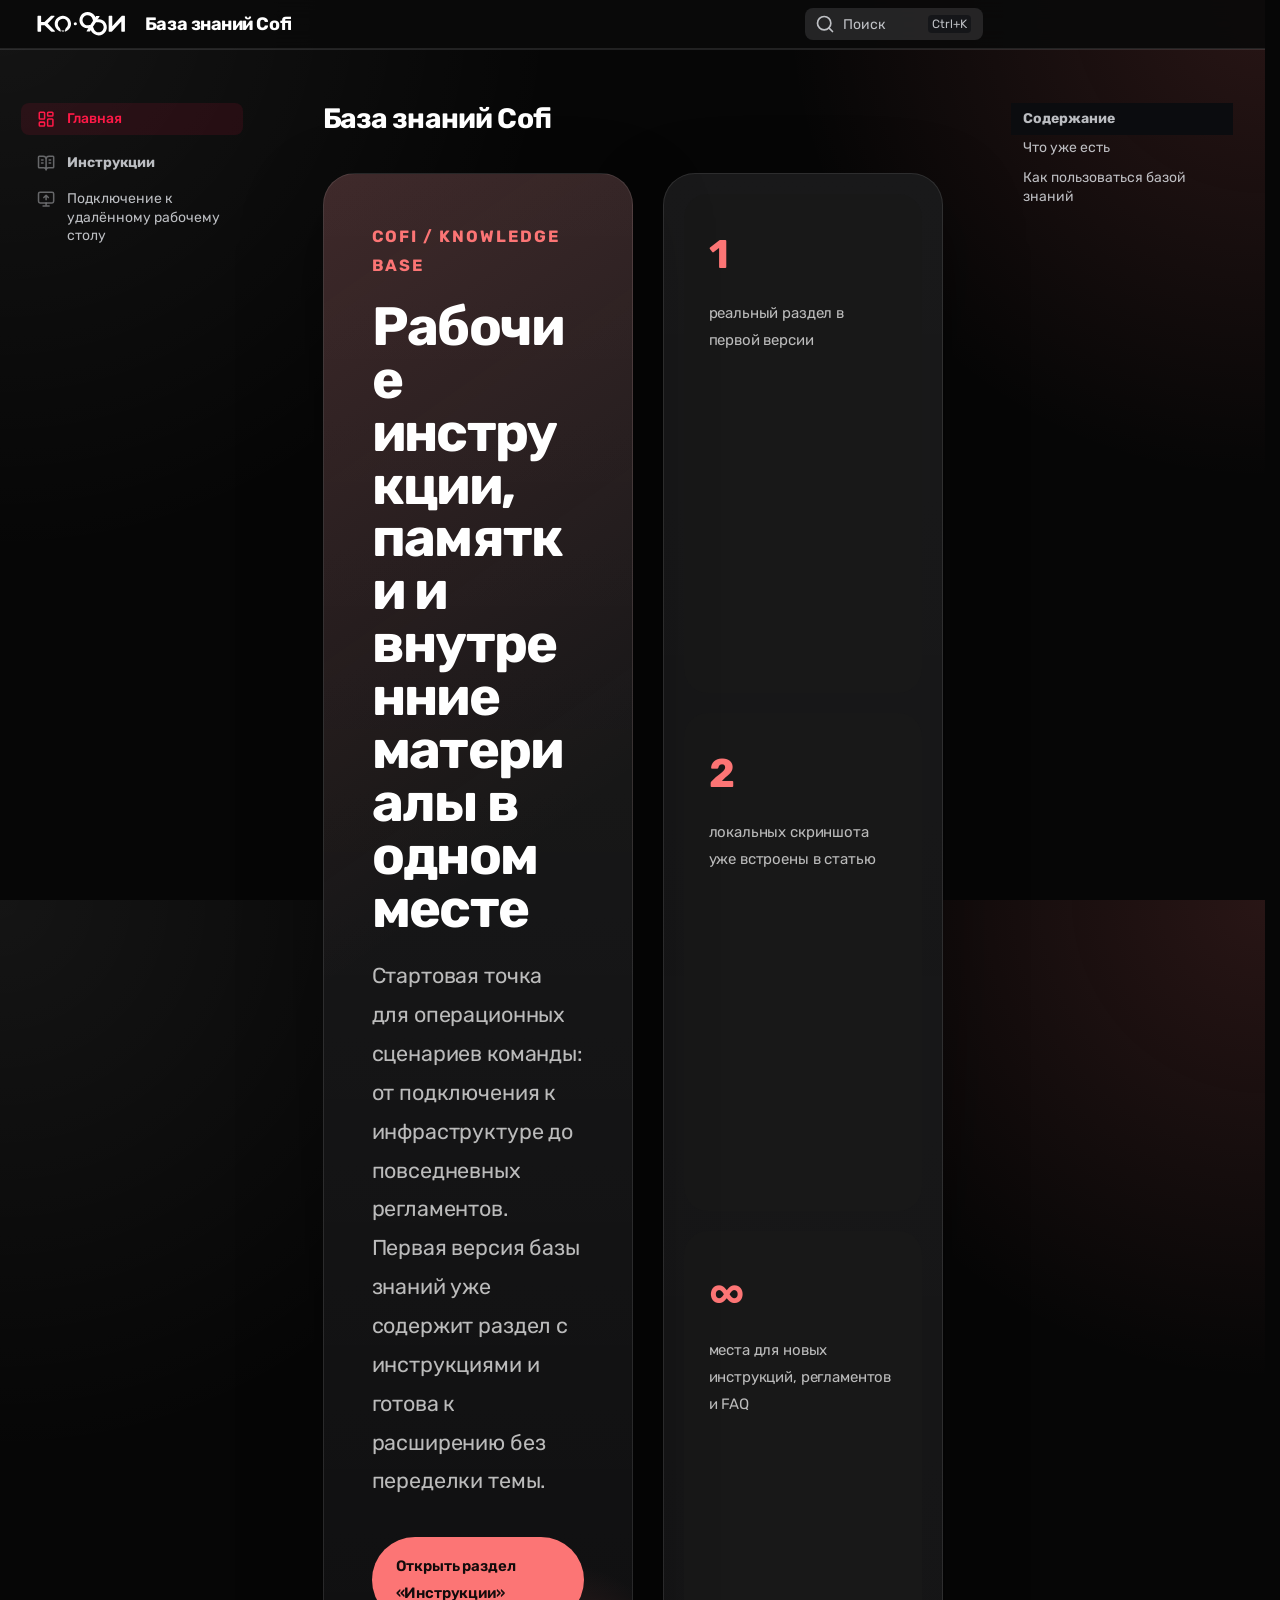
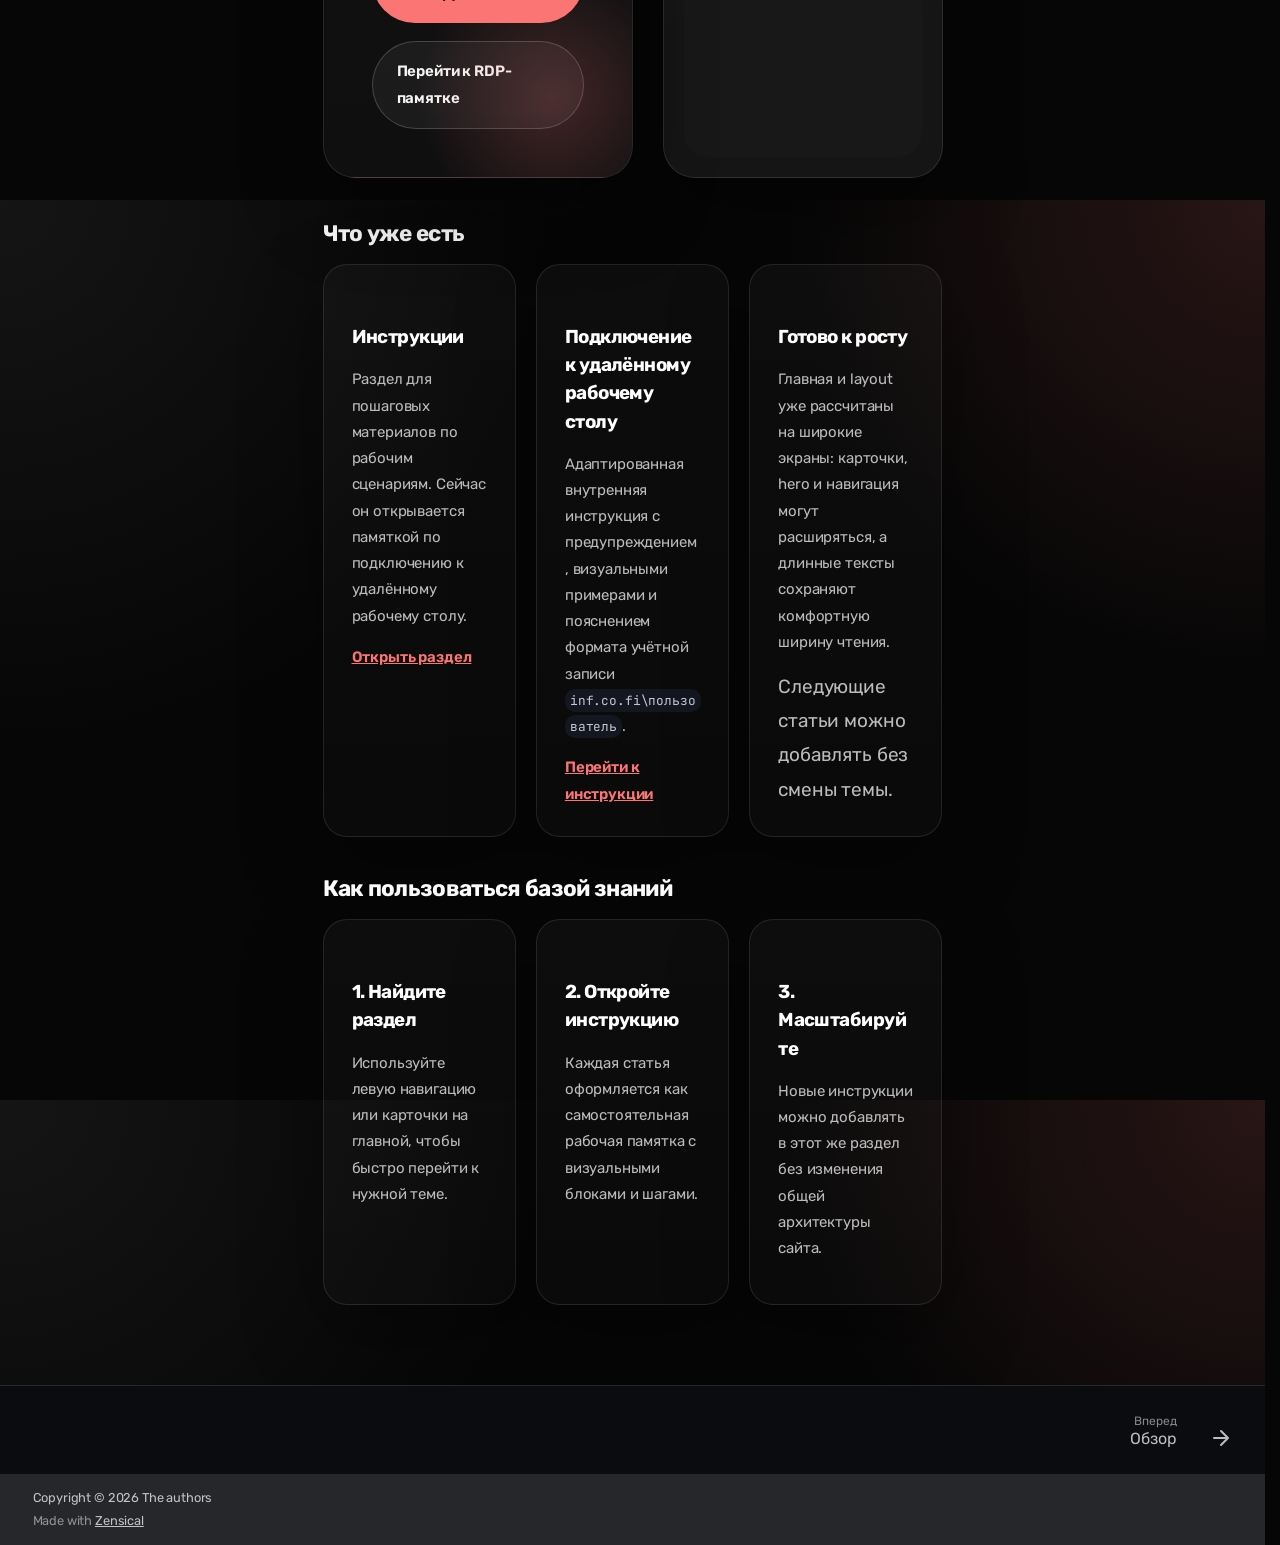
<file: site.stale-root-2/index.html>
<!doctype html>
<html lang="ru" class="no-js">
  <head>
    
      <meta charset="utf-8">
      <meta name="viewport" content="width=device-width,initial-scale=1">
      
        <meta name="description" content="Внутренняя база знаний Cofi с рабочими инструкциями и операционными памятками.">
      
      
        <meta name="author" content="Cofi">
      
      
      
      
        <link rel="next" href="./instructions/">
      
      
        
      
      
      <link rel="icon" href="./assets/branding/cofi-favicon.png">
      <meta name="generator" content="zensical-0.0.32">
    
    
      
        <title>База знаний Cofi - База знаний Cofi</title>
      
    
    
      
        
      
      <link rel="stylesheet" href="./assets/stylesheets/modern/main.53a7feaf.min.css">
      
        
          
        
        <link rel="stylesheet" href="./assets/stylesheets/modern/palette.dfe2e883.min.css">
      
      


    
    
      
    
    
      
        
        
        <link rel="preconnect" href="https://fonts.gstatic.com" crossorigin>
        <link rel="stylesheet" href="https://fonts.googleapis.com/css?family=Rubik:300,300i,400,400i,500,500i,700,700i%7CJetBrains+Mono:400,400i,700,700i&display=fallback">
        <style>:root{--md-text-font:"Rubik";--md-code-font:"JetBrains Mono"}</style>
      
    
    
      <link rel="stylesheet" href="./stylesheets/extra.css">
    
    <script>__md_scope=new URL(".",location),__md_hash=e=>[...e].reduce(((e,t)=>(e<<5)-e+t.charCodeAt(0)),0),__md_get=(e,t=localStorage,a=__md_scope)=>JSON.parse(t.getItem(a.pathname+"."+e)),__md_set=(e,t,a=localStorage,_=__md_scope)=>{try{a.setItem(_.pathname+"."+e,JSON.stringify(t))}catch(e){}},document.documentElement.setAttribute("data-platform",navigator.platform)</script>
    
      

    
    
  </head>
  
  
    
    
      
    
    
    
    
    <body dir="ltr" data-md-color-scheme="slate" data-md-color-primary="black" data-md-color-accent="red">
  
    
    <input class="md-toggle" data-md-toggle="drawer" type="checkbox" id="__drawer" autocomplete="off">
    <input class="md-toggle" data-md-toggle="search" type="checkbox" id="__search" autocomplete="off">
    <label class="md-overlay" for="__drawer" aria-label="Навигация"></label>
    <div data-md-component="skip">
      
        
        <a href="#cofi" class="md-skip">
          Перейти к содержанию
        </a>
      
    </div>
    <div data-md-component="announce">
      
    </div>
    
    
      

  

<header class="md-header md-header--shadow" data-md-component="header">
  <nav class="md-header__inner md-grid" aria-label="Верхний колонтитул">
    <a href="" title="База знаний Cofi" class="md-header__button md-logo" aria-label="База знаний Cofi" data-md-component="logo">
      
  <img src="./assets/branding/cofi-logo.svg" alt="База знаний Cofi">

    </a>
    <label class="md-header__button md-icon" for="__drawer" aria-label="Навигация">
      
      <svg xmlns="http://www.w3.org/2000/svg" fill="none" stroke="currentColor" stroke-linecap="round" stroke-linejoin="round" stroke-width="2" class="lucide lucide-menu" viewBox="0 0 24 24"><path d="M4 5h16M4 12h16M4 19h16"/></svg>
    </label>
    <div class="md-header__title" data-md-component="header-title">
      <div class="md-header__ellipsis">
        <div class="md-header__topic">
          <span class="md-ellipsis">
            База знаний Cofi
          </span>
        </div>
        <div class="md-header__topic" data-md-component="header-topic">
          <span class="md-ellipsis">
            
              База знаний Cofi
            
          </span>
        </div>
      </div>
    </div>
    
      
        <form class="md-header__option" data-md-component="palette">
  
    
    
    
    <input class="md-option" data-md-color-media="none" data-md-color-scheme="slate" data-md-color-primary="black" data-md-color-accent="red"  aria-hidden="true"  type="radio" name="__palette" id="__palette_0">
    
  
</form>
      
    
    
      <script>var palette=__md_get("__palette");if(palette&&palette.color){if("(prefers-color-scheme)"===palette.color.media){var media=matchMedia("(prefers-color-scheme: light)"),input=document.querySelector(media.matches?"[data-md-color-media='(prefers-color-scheme: light)']":"[data-md-color-media='(prefers-color-scheme: dark)']");palette.color.media=input.getAttribute("data-md-color-media"),palette.color.scheme=input.getAttribute("data-md-color-scheme"),palette.color.primary=input.getAttribute("data-md-color-primary"),palette.color.accent=input.getAttribute("data-md-color-accent")}for(var[key,value]of Object.entries(palette.color))document.body.setAttribute("data-md-color-"+key,value)}</script>
    
    
    
      
      
        <label class="md-header__button md-icon" for="__search" aria-label="Поиск">
          
          <svg xmlns="http://www.w3.org/2000/svg" fill="none" stroke="currentColor" stroke-linecap="round" stroke-linejoin="round" stroke-width="2" class="lucide lucide-search" viewBox="0 0 24 24"><path d="m21 21-4.34-4.34"/><circle cx="11" cy="11" r="8"/></svg>
        </label>
        <div class="md-search" data-md-component="search" role="dialog" aria-label="Поиск">
  <button type="button" class="md-search__button">
    Поиск
  </button>
</div>
      
    
    <div class="md-header__source">
      
    </div>
  </nav>
  
</header>
    
    <div class="md-container" data-md-component="container">
      
      
        
          
        
      
      <main class="md-main" data-md-component="main">
        <div class="md-main__inner md-grid">
          
            
              
              <div class="md-sidebar md-sidebar--primary" data-md-component="sidebar" data-md-type="navigation" >
                <div class="md-sidebar__scrollwrap">
                  <div class="md-sidebar__inner">
                    



<nav class="md-nav md-nav--primary" aria-label="Навигация" data-md-level="0">
  <label class="md-nav__title" for="__drawer">
    <a href="" title="База знаний Cofi" class="md-nav__button md-logo" aria-label="База знаний Cofi" data-md-component="logo">
      
  <img src="./assets/branding/cofi-logo.svg" alt="База знаний Cofi">

    </a>
    База знаний Cofi
  </label>
  
  <ul class="md-nav__list" data-md-scrollfix>
    
      
      
  
  
    
  
  
  
    <li class="md-nav__item md-nav__item--active">
      
      
      
      
        
      
      
        <label class="md-nav__link md-nav__link--active" for="__toc">
          
  
  
    <svg xmlns="http://www.w3.org/2000/svg" fill="none" stroke="currentColor" stroke-linecap="round" stroke-linejoin="round" stroke-width="2" class="lucide lucide-layout-dashboard" viewBox="0 0 24 24"><rect width="7" height="9" x="3" y="3" rx="1"/><rect width="7" height="5" x="14" y="3" rx="1"/><rect width="7" height="9" x="14" y="12" rx="1"/><rect width="7" height="5" x="3" y="16" rx="1"/></svg>
  
  <span class="md-ellipsis">
    
  
    Главная
  

    
  </span>
  
  

          <span class="md-nav__icon md-icon"></span>
        </label>
      
      <a href="" class="md-nav__link md-nav__link--active">
        
  
  
    <svg xmlns="http://www.w3.org/2000/svg" fill="none" stroke="currentColor" stroke-linecap="round" stroke-linejoin="round" stroke-width="2" class="lucide lucide-layout-dashboard" viewBox="0 0 24 24"><rect width="7" height="9" x="3" y="3" rx="1"/><rect width="7" height="5" x="14" y="3" rx="1"/><rect width="7" height="9" x="14" y="12" rx="1"/><rect width="7" height="5" x="3" y="16" rx="1"/></svg>
  
  <span class="md-ellipsis">
    
  
    Главная
  

    
  </span>
  
  

      </a>
      
        


<nav class="md-nav md-nav--secondary" aria-label="Содержание">
  
  
  
    
  
  
    <label class="md-nav__title" for="__toc">
      <span class="md-nav__icon md-icon"></span>
      Содержание
    </label>
    <ul class="md-nav__list" data-md-component="toc" data-md-scrollfix>
      
        <li class="md-nav__item">
  <a href="#_1" class="md-nav__link">
    <span class="md-ellipsis">
      
        Что уже есть
      
    </span>
  </a>
  
</li>
      
        <li class="md-nav__item">
  <a href="#_2" class="md-nav__link">
    <span class="md-ellipsis">
      
        Как пользоваться базой знаний
      
    </span>
  </a>
  
</li>
      
    </ul>
  
</nav>
      
    </li>
  

    
      
      
  
  
  
  
    
    
      
        
          
        
      
        
      
    
    
    
      
        
        
      
    
    
    <li class="md-nav__item md-nav__item--section md-nav__item--nested">
      
        
        
        <input class="md-nav__toggle md-toggle " type="checkbox" id="__nav_2" >
        
          
          <div class="md-nav__link md-nav__container">
            <a href="./instructions/" class="md-nav__link ">
              
  
  
    <svg xmlns="http://www.w3.org/2000/svg" fill="none" stroke="currentColor" stroke-linecap="round" stroke-linejoin="round" stroke-width="2" class="lucide lucide-book-open-text" viewBox="0 0 24 24"><path d="M12 7v14M16 12h2M16 8h2M3 18a1 1 0 0 1-1-1V4a1 1 0 0 1 1-1h5a4 4 0 0 1 4 4 4 4 0 0 1 4-4h5a1 1 0 0 1 1 1v13a1 1 0 0 1-1 1h-6a3 3 0 0 0-3 3 3 3 0 0 0-3-3zM6 12h2M6 8h2"/></svg>
  
  <span class="md-ellipsis">
    
  
    Инструкции
  

    
  </span>
  
  

            </a>
            
              
              <label class="md-nav__link " for="__nav_2" id="__nav_2_label" tabindex="">
                <span class="md-nav__icon md-icon"></span>
              </label>
            
          </div>
        
        <nav class="md-nav" data-md-level="1" aria-labelledby="__nav_2_label" aria-expanded="false">
          <label class="md-nav__title" for="__nav_2">
            <span class="md-nav__icon md-icon"></span>
            
  
    Инструкции
  

          </label>
          <ul class="md-nav__list" data-md-scrollfix>
            
              
            
              
                
  
  
  
  
    <li class="md-nav__item">
      <a href="./instructions/remote-desktop/" class="md-nav__link">
        
  
  
    <svg xmlns="http://www.w3.org/2000/svg" fill="none" stroke="currentColor" stroke-linecap="round" stroke-linejoin="round" stroke-width="2" class="lucide lucide-monitor-up" viewBox="0 0 24 24"><path d="m9 10 3-3 3 3M12 13V7"/><rect width="20" height="14" x="2" y="3" rx="2"/><path d="M12 17v4M8 21h8"/></svg>
  
  <span class="md-ellipsis">
    
  
    Подключение к удалённому рабочему столу
  

    
  </span>
  
  

      </a>
    </li>
  

              
            
          </ul>
        </nav>
      
    </li>
  

    
  </ul>
</nav>
                  </div>
                </div>
              </div>
            
            
              
              <div class="md-sidebar md-sidebar--secondary" data-md-component="sidebar" data-md-type="toc" >
                <div class="md-sidebar__scrollwrap">
                  
                    
                    
                    
                      
                    
                    
                      <input class="md-nav__toggle md-toggle" type="checkbox" id="__toc">
                      <div class="md-sidebar-button__wrapper">
                        <label class="md-sidebar-button" for="__toc"></label>
                      </div>
                    
                  
                  <div class="md-sidebar__inner">
                    


<nav class="md-nav md-nav--secondary" aria-label="Содержание">
  
  
  
    
  
  
    <label class="md-nav__title" for="__toc">
      <span class="md-nav__icon md-icon"></span>
      Содержание
    </label>
    <ul class="md-nav__list" data-md-component="toc" data-md-scrollfix>
      
        <li class="md-nav__item">
  <a href="#_1" class="md-nav__link">
    <span class="md-ellipsis">
      
        Что уже есть
      
    </span>
  </a>
  
</li>
      
        <li class="md-nav__item">
  <a href="#_2" class="md-nav__link">
    <span class="md-ellipsis">
      
        Как пользоваться базой знаний
      
    </span>
  </a>
  
</li>
      
    </ul>
  
</nav>
                  </div>
                </div>
              </div>
            
          
          
            <div class="md-content" data-md-component="content">
              
                



  


              
              <article class="md-content__inner md-typeset">
                
                  

<h1 id="cofi">База знаний Cofi<a class="headerlink" href="#cofi" title="Permanent link">&para;</a></h1>
<div class="kb-hero">
  <div class="kb-hero__content">
    <p class="kb-eyebrow">Cofi / Knowledge Base</p>
    <h1>Рабочие инструкции, памятки и внутренние материалы в одном месте</h1>
    <p class="kb-lead">
      Стартовая точка для операционных сценариев команды: от подключения к инфраструктуре
      до повседневных регламентов. Первая версия базы знаний уже содержит раздел с
      инструкциями и готова к расширению без переделки темы.
    </p>
    <div class="kb-actions">
      <a class="kb-button kb-button--primary" href="instructions/">Открыть раздел «Инструкции»</a>
      <a class="kb-button kb-button--secondary" href="instructions/remote-desktop/">Перейти к RDP-памятке</a>
    </div>
  </div>
  <div class="kb-hero__aside">
    <div class="kb-stat">
      <strong>1</strong>
      <span>реальный раздел в первой версии</span>
    </div>
    <div class="kb-stat">
      <strong>2</strong>
      <span>локальных скриншота уже встроены в статью</span>
    </div>
    <div class="kb-stat">
      <strong>∞</strong>
      <span>места для новых инструкций, регламентов и FAQ</span>
    </div>
  </div>
</div>

<h2 id="_1">Что уже есть<a class="headerlink" href="#_1" title="Permanent link">&para;</a></h2>
<div class="kb-card-grid">
  <section class="kb-card">
    <h3>Инструкции</h3>
    <p>
      Раздел для пошаговых материалов по рабочим сценариям. Сейчас он открывается
      памяткой по подключению к удалённому рабочему столу.
    </p>
    <a href="instructions/">Открыть раздел</a>
  </section>
  <section class="kb-card">
    <h3>Подключение к удалённому рабочему столу</h3>
    <p>
      Адаптированная внутренняя инструкция с предупреждением, визуальными примерами
      и пояснением формата учётной записи <code>inf.co.fi\пользователь</code>.
    </p>
    <a href="instructions/remote-desktop/">Перейти к инструкции</a>
  </section>
  <section class="kb-card">
    <h3>Готово к росту</h3>
    <p>
      Главная и layout уже рассчитаны на широкие экраны: карточки, hero и навигация
      могут расширяться, а длинные тексты сохраняют комфортную ширину чтения.
    </p>
    <span class="kb-card__note">Следующие статьи можно добавлять без смены темы.</span>
  </section>
</div>

<h2 id="_2">Как пользоваться базой знаний<a class="headerlink" href="#_2" title="Permanent link">&para;</a></h2>
<div class="kb-flow">
  <section class="kb-flow__item">
    <h3>1. Найдите раздел</h3>
    <p>Используйте левую навигацию или карточки на главной, чтобы быстро перейти к нужной теме.</p>
  </section>
  <section class="kb-flow__item">
    <h3>2. Откройте инструкцию</h3>
    <p>Каждая статья оформляется как самостоятельная рабочая памятка с визуальными блоками и шагами.</p>
  </section>
  <section class="kb-flow__item">
    <h3>3. Масштабируйте</h3>
    <p>Новые инструкции можно добавлять в этот же раздел без изменения общей архитектуры сайта.</p>
  </section>
</div>









  
  






                
              </article>
            </div>
          
          
  <script>var tabs=__md_get("__tabs");if(Array.isArray(tabs))e:for(var set of document.querySelectorAll(".tabbed-set")){var labels=set.querySelector(".tabbed-labels");for(var tab of tabs)for(var label of labels.getElementsByTagName("label"))if(label.innerText.trim()===tab){var input=document.getElementById(label.htmlFor);input.checked=!0;continue e}}</script>

<script>var target=document.getElementById(location.hash.slice(1));target&&target.name&&(target.checked=target.name.startsWith("__tabbed_"))</script>
        </div>
        
          <button type="button" class="md-top md-icon" data-md-component="top" hidden>
  
  <svg xmlns="http://www.w3.org/2000/svg" fill="none" stroke="currentColor" stroke-linecap="round" stroke-linejoin="round" stroke-width="2" class="lucide lucide-circle-arrow-up" viewBox="0 0 24 24"><circle cx="12" cy="12" r="10"/><path d="m16 12-4-4-4 4M12 16V8"/></svg>
  К началу
</button>
        
      </main>
      
        <footer class="md-footer">
  
    
      
      <nav class="md-footer__inner md-grid" aria-label="Нижний колонтитул" >
        
        
          
          <a href="./instructions/" class="md-footer__link md-footer__link--next" aria-label="Вперед: Обзор">
            <div class="md-footer__title">
              <span class="md-footer__direction">
                Вперед
              </span>
              <div class="md-ellipsis">
                Обзор
              </div>
            </div>
            <div class="md-footer__button md-icon">
              
              <svg xmlns="http://www.w3.org/2000/svg" fill="none" stroke="currentColor" stroke-linecap="round" stroke-linejoin="round" stroke-width="2" class="lucide lucide-arrow-right" viewBox="0 0 24 24"><path d="M5 12h14M12 5l7 7-7 7"/></svg>
            </div>
          </a>
        
      </nav>
    
  
  <div class="md-footer-meta md-typeset">
    <div class="md-footer-meta__inner md-grid">
      <div class="md-copyright">
  
    <div class="md-copyright__highlight">
      Copyright &copy; 2026 The authors

    </div>
  
  
    Made with
    <a href="https://zensical.org/" target="_blank" rel="noopener">
      Zensical
    </a>
  
</div>
      
    </div>
  </div>
</footer>
      
    </div>
    <div class="md-dialog" data-md-component="dialog">
      <div class="md-dialog__inner md-typeset"></div>
    </div>
    
    
    
      
      
      <script id="__config" type="application/json">{"annotate":null,"base":".","features":["announce.dismiss","content.code.annotate","content.code.copy","content.code.select","content.footnote.tooltips","content.tabs.link","content.tooltips","navigation.footer","navigation.indexes","navigation.instant","navigation.instant.prefetch","navigation.path","navigation.sections","navigation.top","navigation.tracking","search.highlight"],"search":"./assets/javascripts/workers/search.e2d2d235.min.js","tags":null,"translations":{"clipboard.copied":"Скопировано в буфер","clipboard.copy":"Копировать в буфер","search.result.more.one":"Ещё 1 на этой странице","search.result.more.other":"Ещё # на этой странице","search.result.none":"Совпадений не найдено","search.result.one":"Найдено 1 совпадение","search.result.other":"Найдено совпадений: #","search.result.placeholder":"Начните печатать для поиска","search.result.term.missing":"Отсутствует","select.version":"Выберите версию"},"version":null}</script>
    
    
      <script src="./assets/javascripts/bundle.91a19a9e.min.js"></script>
      
    
  </body>
</html>
</file>
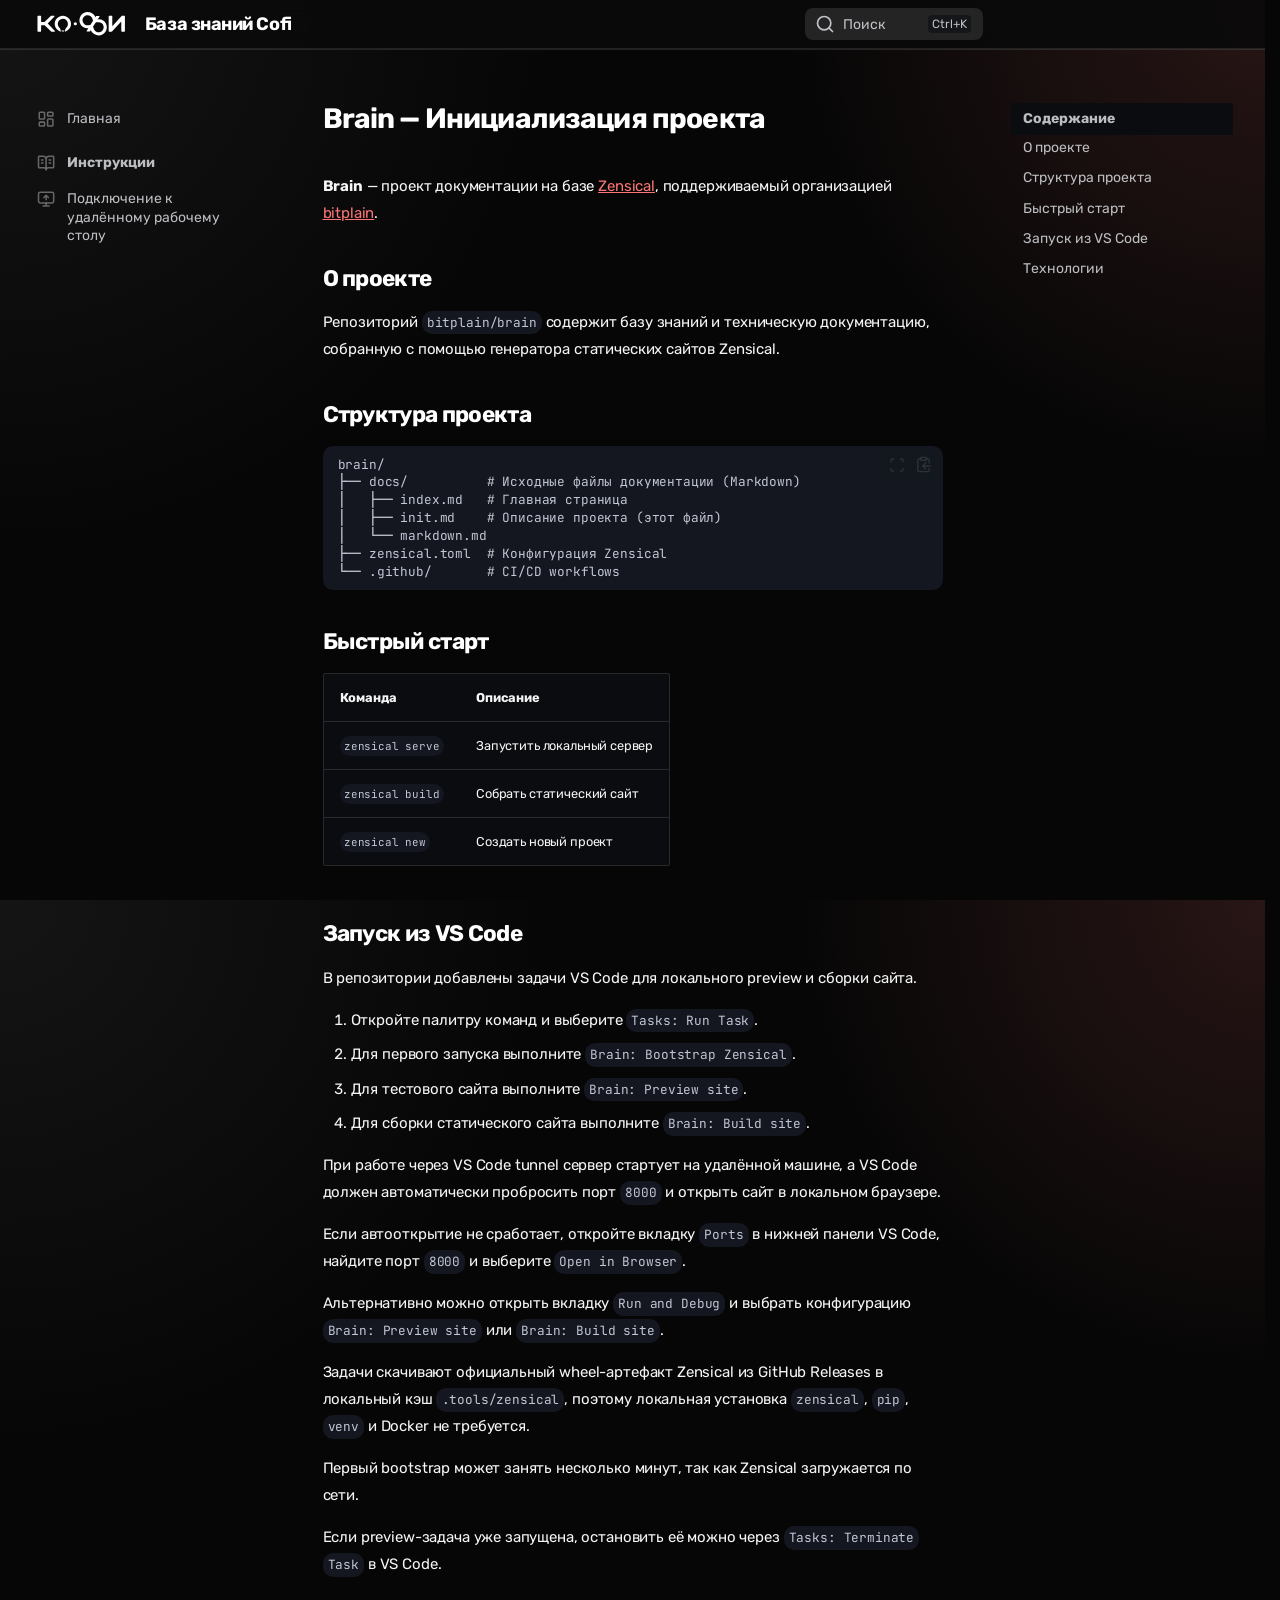
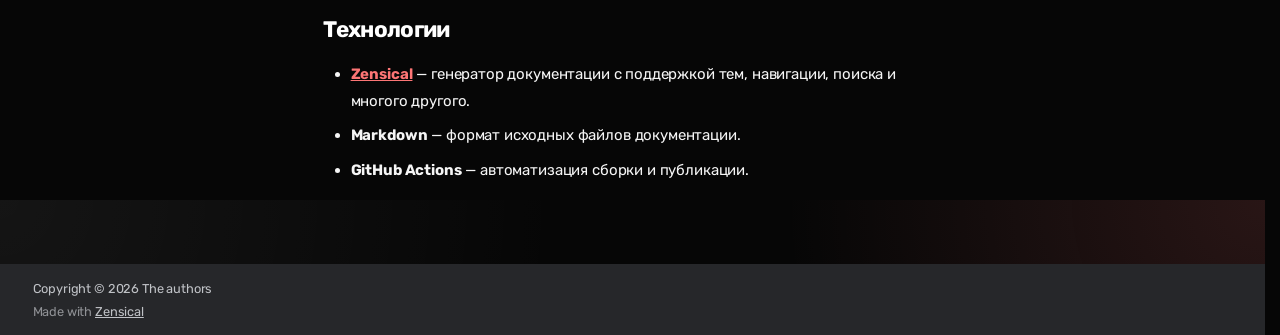
<file: site.stale-root-2/init/index.html>
<!doctype html>
<html lang="ru" class="no-js">
  <head>
    
      <meta charset="utf-8">
      <meta name="viewport" content="width=device-width,initial-scale=1">
      
        <meta name="description" content="Внутренняя база знаний Cofi с рабочими инструкциями и операционными памятками.">
      
      
        <meta name="author" content="Cofi">
      
      
      
      
      
        
      
      
      <link rel="icon" href="../assets/branding/cofi-favicon.png">
      <meta name="generator" content="zensical-0.0.32">
    
    
      
        <title>Brain — Инициализация проекта - База знаний Cofi</title>
      
    
    
      
        
      
      <link rel="stylesheet" href="../assets/stylesheets/modern/main.53a7feaf.min.css">
      
        
          
        
        <link rel="stylesheet" href="../assets/stylesheets/modern/palette.dfe2e883.min.css">
      
      


    
    
      
    
    
      
        
        
        <link rel="preconnect" href="https://fonts.gstatic.com" crossorigin>
        <link rel="stylesheet" href="https://fonts.googleapis.com/css?family=Rubik:300,300i,400,400i,500,500i,700,700i%7CJetBrains+Mono:400,400i,700,700i&display=fallback">
        <style>:root{--md-text-font:"Rubik";--md-code-font:"JetBrains Mono"}</style>
      
    
    
      <link rel="stylesheet" href="../stylesheets/extra.css">
    
    <script>__md_scope=new URL("..",location),__md_hash=e=>[...e].reduce(((e,t)=>(e<<5)-e+t.charCodeAt(0)),0),__md_get=(e,t=localStorage,a=__md_scope)=>JSON.parse(t.getItem(a.pathname+"."+e)),__md_set=(e,t,a=localStorage,_=__md_scope)=>{try{a.setItem(_.pathname+"."+e,JSON.stringify(t))}catch(e){}},document.documentElement.setAttribute("data-platform",navigator.platform)</script>
    
      

    
    
  </head>
  
  
    
    
      
    
    
    
    
    <body dir="ltr" data-md-color-scheme="slate" data-md-color-primary="black" data-md-color-accent="red">
  
    
    <input class="md-toggle" data-md-toggle="drawer" type="checkbox" id="__drawer" autocomplete="off">
    <input class="md-toggle" data-md-toggle="search" type="checkbox" id="__search" autocomplete="off">
    <label class="md-overlay" for="__drawer" aria-label="Навигация"></label>
    <div data-md-component="skip">
      
        
        <a href="#brain" class="md-skip">
          Перейти к содержанию
        </a>
      
    </div>
    <div data-md-component="announce">
      
    </div>
    
    
      

  

<header class="md-header md-header--shadow" data-md-component="header">
  <nav class="md-header__inner md-grid" aria-label="Верхний колонтитул">
    <a href="./.." title="База знаний Cofi" class="md-header__button md-logo" aria-label="База знаний Cofi" data-md-component="logo">
      
  <img src="../assets/branding/cofi-logo.svg" alt="База знаний Cofi">

    </a>
    <label class="md-header__button md-icon" for="__drawer" aria-label="Навигация">
      
      <svg xmlns="http://www.w3.org/2000/svg" fill="none" stroke="currentColor" stroke-linecap="round" stroke-linejoin="round" stroke-width="2" class="lucide lucide-menu" viewBox="0 0 24 24"><path d="M4 5h16M4 12h16M4 19h16"/></svg>
    </label>
    <div class="md-header__title" data-md-component="header-title">
      <div class="md-header__ellipsis">
        <div class="md-header__topic">
          <span class="md-ellipsis">
            База знаний Cofi
          </span>
        </div>
        <div class="md-header__topic" data-md-component="header-topic">
          <span class="md-ellipsis">
            
              Brain — Инициализация проекта
            
          </span>
        </div>
      </div>
    </div>
    
      
        <form class="md-header__option" data-md-component="palette">
  
    
    
    
    <input class="md-option" data-md-color-media="none" data-md-color-scheme="slate" data-md-color-primary="black" data-md-color-accent="red"  aria-hidden="true"  type="radio" name="__palette" id="__palette_0">
    
  
</form>
      
    
    
      <script>var palette=__md_get("__palette");if(palette&&palette.color){if("(prefers-color-scheme)"===palette.color.media){var media=matchMedia("(prefers-color-scheme: light)"),input=document.querySelector(media.matches?"[data-md-color-media='(prefers-color-scheme: light)']":"[data-md-color-media='(prefers-color-scheme: dark)']");palette.color.media=input.getAttribute("data-md-color-media"),palette.color.scheme=input.getAttribute("data-md-color-scheme"),palette.color.primary=input.getAttribute("data-md-color-primary"),palette.color.accent=input.getAttribute("data-md-color-accent")}for(var[key,value]of Object.entries(palette.color))document.body.setAttribute("data-md-color-"+key,value)}</script>
    
    
    
      
      
        <label class="md-header__button md-icon" for="__search" aria-label="Поиск">
          
          <svg xmlns="http://www.w3.org/2000/svg" fill="none" stroke="currentColor" stroke-linecap="round" stroke-linejoin="round" stroke-width="2" class="lucide lucide-search" viewBox="0 0 24 24"><path d="m21 21-4.34-4.34"/><circle cx="11" cy="11" r="8"/></svg>
        </label>
        <div class="md-search" data-md-component="search" role="dialog" aria-label="Поиск">
  <button type="button" class="md-search__button">
    Поиск
  </button>
</div>
      
    
    <div class="md-header__source">
      
    </div>
  </nav>
  
</header>
    
    <div class="md-container" data-md-component="container">
      
      
        
          
        
      
      <main class="md-main" data-md-component="main">
        <div class="md-main__inner md-grid">
          
            
              
              <div class="md-sidebar md-sidebar--primary" data-md-component="sidebar" data-md-type="navigation" >
                <div class="md-sidebar__scrollwrap">
                  <div class="md-sidebar__inner">
                    



<nav class="md-nav md-nav--primary" aria-label="Навигация" data-md-level="0">
  <label class="md-nav__title" for="__drawer">
    <a href="./.." title="База знаний Cofi" class="md-nav__button md-logo" aria-label="База знаний Cofi" data-md-component="logo">
      
  <img src="../assets/branding/cofi-logo.svg" alt="База знаний Cofi">

    </a>
    База знаний Cofi
  </label>
  
  <ul class="md-nav__list" data-md-scrollfix>
    
      
      
  
  
  
  
    <li class="md-nav__item">
      <a href="./.." class="md-nav__link">
        
  
  
    <svg xmlns="http://www.w3.org/2000/svg" fill="none" stroke="currentColor" stroke-linecap="round" stroke-linejoin="round" stroke-width="2" class="lucide lucide-layout-dashboard" viewBox="0 0 24 24"><rect width="7" height="9" x="3" y="3" rx="1"/><rect width="7" height="5" x="14" y="3" rx="1"/><rect width="7" height="9" x="14" y="12" rx="1"/><rect width="7" height="5" x="3" y="16" rx="1"/></svg>
  
  <span class="md-ellipsis">
    
  
    Главная
  

    
  </span>
  
  

      </a>
    </li>
  

    
      
      
  
  
  
  
    
    
      
        
          
        
      
        
      
    
    
    
      
        
        
      
    
    
    <li class="md-nav__item md-nav__item--section md-nav__item--nested">
      
        
        
        <input class="md-nav__toggle md-toggle " type="checkbox" id="__nav_2" >
        
          
          <div class="md-nav__link md-nav__container">
            <a href="../instructions/" class="md-nav__link ">
              
  
  
    <svg xmlns="http://www.w3.org/2000/svg" fill="none" stroke="currentColor" stroke-linecap="round" stroke-linejoin="round" stroke-width="2" class="lucide lucide-book-open-text" viewBox="0 0 24 24"><path d="M12 7v14M16 12h2M16 8h2M3 18a1 1 0 0 1-1-1V4a1 1 0 0 1 1-1h5a4 4 0 0 1 4 4 4 4 0 0 1 4-4h5a1 1 0 0 1 1 1v13a1 1 0 0 1-1 1h-6a3 3 0 0 0-3 3 3 3 0 0 0-3-3zM6 12h2M6 8h2"/></svg>
  
  <span class="md-ellipsis">
    
  
    Инструкции
  

    
  </span>
  
  

            </a>
            
              
              <label class="md-nav__link " for="__nav_2" id="__nav_2_label" tabindex="">
                <span class="md-nav__icon md-icon"></span>
              </label>
            
          </div>
        
        <nav class="md-nav" data-md-level="1" aria-labelledby="__nav_2_label" aria-expanded="false">
          <label class="md-nav__title" for="__nav_2">
            <span class="md-nav__icon md-icon"></span>
            
  
    Инструкции
  

          </label>
          <ul class="md-nav__list" data-md-scrollfix>
            
              
            
              
                
  
  
  
  
    <li class="md-nav__item">
      <a href="../instructions/remote-desktop/" class="md-nav__link">
        
  
  
    <svg xmlns="http://www.w3.org/2000/svg" fill="none" stroke="currentColor" stroke-linecap="round" stroke-linejoin="round" stroke-width="2" class="lucide lucide-monitor-up" viewBox="0 0 24 24"><path d="m9 10 3-3 3 3M12 13V7"/><rect width="20" height="14" x="2" y="3" rx="2"/><path d="M12 17v4M8 21h8"/></svg>
  
  <span class="md-ellipsis">
    
  
    Подключение к удалённому рабочему столу
  

    
  </span>
  
  

      </a>
    </li>
  

              
            
          </ul>
        </nav>
      
    </li>
  

    
  </ul>
</nav>
                  </div>
                </div>
              </div>
            
            
              
              <div class="md-sidebar md-sidebar--secondary" data-md-component="sidebar" data-md-type="toc" >
                <div class="md-sidebar__scrollwrap">
                  
                    
                    
                    
                      
                    
                    
                      <input class="md-nav__toggle md-toggle" type="checkbox" id="__toc">
                      <div class="md-sidebar-button__wrapper">
                        <label class="md-sidebar-button" for="__toc"></label>
                      </div>
                    
                  
                  <div class="md-sidebar__inner">
                    


<nav class="md-nav md-nav--secondary" aria-label="Содержание">
  
  
  
    
  
  
    <label class="md-nav__title" for="__toc">
      <span class="md-nav__icon md-icon"></span>
      Содержание
    </label>
    <ul class="md-nav__list" data-md-component="toc" data-md-scrollfix>
      
        <li class="md-nav__item">
  <a href="#_1" class="md-nav__link">
    <span class="md-ellipsis">
      
        О проекте
      
    </span>
  </a>
  
</li>
      
        <li class="md-nav__item">
  <a href="#_2" class="md-nav__link">
    <span class="md-ellipsis">
      
        Структура проекта
      
    </span>
  </a>
  
</li>
      
        <li class="md-nav__item">
  <a href="#_3" class="md-nav__link">
    <span class="md-ellipsis">
      
        Быстрый старт
      
    </span>
  </a>
  
</li>
      
        <li class="md-nav__item">
  <a href="#vs-code" class="md-nav__link">
    <span class="md-ellipsis">
      
        Запуск из VS Code
      
    </span>
  </a>
  
</li>
      
        <li class="md-nav__item">
  <a href="#_4" class="md-nav__link">
    <span class="md-ellipsis">
      
        Технологии
      
    </span>
  </a>
  
</li>
      
    </ul>
  
</nav>
                  </div>
                </div>
              </div>
            
          
          
            <div class="md-content" data-md-component="content">
              
                



  


              
              <article class="md-content__inner md-typeset">
                
                  

<h1 id="brain">Brain — Инициализация проекта<a class="headerlink" href="#brain" title="Permanent link">&para;</a></h1>
<p><strong>Brain</strong> — проект документации на базе <a href="https://zensical.org">Zensical</a>, поддерживаемый организацией <a href="https://github.com/bitplain">bitplain</a>.</p>
<h2 id="_1">О проекте<a class="headerlink" href="#_1" title="Permanent link">&para;</a></h2>
<p>Репозиторий <code>bitplain/brain</code> содержит базу знаний и техническую документацию, собранную с помощью генератора статических сайтов Zensical.</p>
<h2 id="_2">Структура проекта<a class="headerlink" href="#_2" title="Permanent link">&para;</a></h2>
<div class="language-text highlight"><pre><span></span><code><span id="__span-0-1"><a id="__codelineno-0-1" name="__codelineno-0-1" href="#__codelineno-0-1"></a>brain/
</span><span id="__span-0-2"><a id="__codelineno-0-2" name="__codelineno-0-2" href="#__codelineno-0-2"></a>├── docs/          # Исходные файлы документации (Markdown)
</span><span id="__span-0-3"><a id="__codelineno-0-3" name="__codelineno-0-3" href="#__codelineno-0-3"></a>│   ├── index.md   # Главная страница
</span><span id="__span-0-4"><a id="__codelineno-0-4" name="__codelineno-0-4" href="#__codelineno-0-4"></a>│   ├── init.md    # Описание проекта (этот файл)
</span><span id="__span-0-5"><a id="__codelineno-0-5" name="__codelineno-0-5" href="#__codelineno-0-5"></a>│   └── markdown.md
</span><span id="__span-0-6"><a id="__codelineno-0-6" name="__codelineno-0-6" href="#__codelineno-0-6"></a>├── zensical.toml  # Конфигурация Zensical
</span><span id="__span-0-7"><a id="__codelineno-0-7" name="__codelineno-0-7" href="#__codelineno-0-7"></a>└── .github/       # CI/CD workflows
</span></code></pre></div>
<h2 id="_3">Быстрый старт<a class="headerlink" href="#_3" title="Permanent link">&para;</a></h2>
<table>
<thead>
<tr>
<th>Команда</th>
<th>Описание</th>
</tr>
</thead>
<tbody>
<tr>
<td><code>zensical serve</code></td>
<td>Запустить локальный сервер</td>
</tr>
<tr>
<td><code>zensical build</code></td>
<td>Собрать статический сайт</td>
</tr>
<tr>
<td><code>zensical new</code></td>
<td>Создать новый проект</td>
</tr>
</tbody>
</table>
<h2 id="vs-code">Запуск из VS Code<a class="headerlink" href="#vs-code" title="Permanent link">&para;</a></h2>
<p>В репозитории добавлены задачи VS Code для локального preview и сборки сайта.</p>
<ol>
<li>Откройте палитру команд и выберите <code>Tasks: Run Task</code>.</li>
<li>Для первого запуска выполните <code>Brain: Bootstrap Zensical</code>.</li>
<li>Для тестового сайта выполните <code>Brain: Preview site</code>.</li>
<li>Для сборки статического сайта выполните <code>Brain: Build site</code>.</li>
</ol>
<p>При работе через VS Code tunnel сервер стартует на удалённой машине, а VS Code должен автоматически пробросить порт <code>8000</code> и открыть сайт в локальном браузере.</p>
<p>Если автооткрытие не сработает, откройте вкладку <code>Ports</code> в нижней панели VS Code, найдите порт <code>8000</code> и выберите <code>Open in Browser</code>.</p>
<p>Альтернативно можно открыть вкладку <code>Run and Debug</code> и выбрать конфигурацию <code>Brain: Preview site</code> или <code>Brain: Build site</code>.</p>
<p>Задачи скачивают официальный wheel-артефакт Zensical из GitHub Releases в локальный кэш <code>.tools/zensical</code>, поэтому локальная установка <code>zensical</code>, <code>pip</code>, <code>venv</code> и Docker не требуется.</p>
<p>Первый bootstrap может занять несколько минут, так как Zensical загружается по сети.</p>
<p>Если preview-задача уже запущена, остановить её можно через <code>Tasks: Terminate Task</code> в VS Code.</p>
<h2 id="_4">Технологии<a class="headerlink" href="#_4" title="Permanent link">&para;</a></h2>
<ul>
<li><strong><a href="https://zensical.org">Zensical</a></strong> — генератор документации с поддержкой тем, навигации, поиска и многого другого.</li>
<li><strong>Markdown</strong> — формат исходных файлов документации.</li>
<li><strong>GitHub Actions</strong> — автоматизация сборки и публикации.</li>
</ul>









  
  






                
              </article>
            </div>
          
          
  <script>var tabs=__md_get("__tabs");if(Array.isArray(tabs))e:for(var set of document.querySelectorAll(".tabbed-set")){var labels=set.querySelector(".tabbed-labels");for(var tab of tabs)for(var label of labels.getElementsByTagName("label"))if(label.innerText.trim()===tab){var input=document.getElementById(label.htmlFor);input.checked=!0;continue e}}</script>

<script>var target=document.getElementById(location.hash.slice(1));target&&target.name&&(target.checked=target.name.startsWith("__tabbed_"))</script>
        </div>
        
          <button type="button" class="md-top md-icon" data-md-component="top" hidden>
  
  <svg xmlns="http://www.w3.org/2000/svg" fill="none" stroke="currentColor" stroke-linecap="round" stroke-linejoin="round" stroke-width="2" class="lucide lucide-circle-arrow-up" viewBox="0 0 24 24"><circle cx="12" cy="12" r="10"/><path d="m16 12-4-4-4 4M12 16V8"/></svg>
  К началу
</button>
        
      </main>
      
        <footer class="md-footer">
  
    
  
  <div class="md-footer-meta md-typeset">
    <div class="md-footer-meta__inner md-grid">
      <div class="md-copyright">
  
    <div class="md-copyright__highlight">
      Copyright &copy; 2026 The authors

    </div>
  
  
    Made with
    <a href="https://zensical.org/" target="_blank" rel="noopener">
      Zensical
    </a>
  
</div>
      
    </div>
  </div>
</footer>
      
    </div>
    <div class="md-dialog" data-md-component="dialog">
      <div class="md-dialog__inner md-typeset"></div>
    </div>
    
    
    
      
      
      <script id="__config" type="application/json">{"annotate":null,"base":"..","features":["announce.dismiss","content.code.annotate","content.code.copy","content.code.select","content.footnote.tooltips","content.tabs.link","content.tooltips","navigation.footer","navigation.indexes","navigation.instant","navigation.instant.prefetch","navigation.path","navigation.sections","navigation.top","navigation.tracking","search.highlight"],"search":"../assets/javascripts/workers/search.e2d2d235.min.js","tags":null,"translations":{"clipboard.copied":"Скопировано в буфер","clipboard.copy":"Копировать в буфер","search.result.more.one":"Ещё 1 на этой странице","search.result.more.other":"Ещё # на этой странице","search.result.none":"Совпадений не найдено","search.result.one":"Найдено 1 совпадение","search.result.other":"Найдено совпадений: #","search.result.placeholder":"Начните печатать для поиска","search.result.term.missing":"Отсутствует","select.version":"Выберите версию"},"version":null}</script>
    
    
      <script src="../assets/javascripts/bundle.91a19a9e.min.js"></script>
      
    
  </body>
</html>
</file>
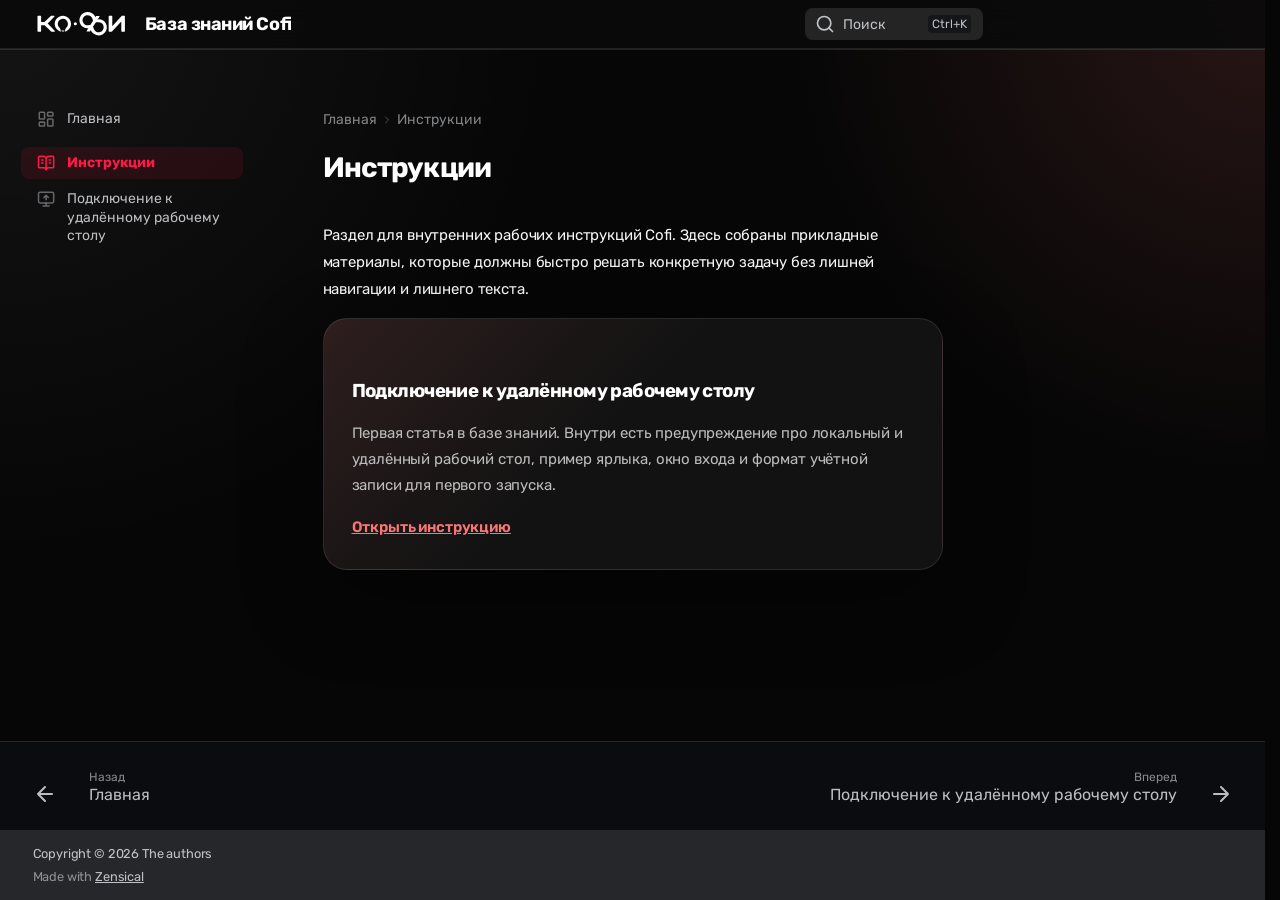
<file: site.stale-root-2/instructions/index.html>
<!doctype html>
<html lang="ru" class="no-js">
  <head>
    
      <meta charset="utf-8">
      <meta name="viewport" content="width=device-width,initial-scale=1">
      
        <meta name="description" content="Внутренняя база знаний Cofi с рабочими инструкциями и операционными памятками.">
      
      
        <meta name="author" content="Cofi">
      
      
      
        <link rel="prev" href="./..">
      
      
        <link rel="next" href="./remote-desktop/">
      
      
        
      
      
      <link rel="icon" href="../assets/branding/cofi-favicon.png">
      <meta name="generator" content="zensical-0.0.32">
    
    
      
        <title>Инструкции - База знаний Cofi</title>
      
    
    
      
        
      
      <link rel="stylesheet" href="../assets/stylesheets/modern/main.53a7feaf.min.css">
      
        
          
        
        <link rel="stylesheet" href="../assets/stylesheets/modern/palette.dfe2e883.min.css">
      
      


    
    
      
    
    
      
        
        
        <link rel="preconnect" href="https://fonts.gstatic.com" crossorigin>
        <link rel="stylesheet" href="https://fonts.googleapis.com/css?family=Rubik:300,300i,400,400i,500,500i,700,700i%7CJetBrains+Mono:400,400i,700,700i&display=fallback">
        <style>:root{--md-text-font:"Rubik";--md-code-font:"JetBrains Mono"}</style>
      
    
    
      <link rel="stylesheet" href="../stylesheets/extra.css">
    
    <script>__md_scope=new URL("..",location),__md_hash=e=>[...e].reduce(((e,t)=>(e<<5)-e+t.charCodeAt(0)),0),__md_get=(e,t=localStorage,a=__md_scope)=>JSON.parse(t.getItem(a.pathname+"."+e)),__md_set=(e,t,a=localStorage,_=__md_scope)=>{try{a.setItem(_.pathname+"."+e,JSON.stringify(t))}catch(e){}},document.documentElement.setAttribute("data-platform",navigator.platform)</script>
    
      

    
    
  </head>
  
  
    
    
      
    
    
    
    
    <body dir="ltr" data-md-color-scheme="slate" data-md-color-primary="black" data-md-color-accent="red">
  
    
    <input class="md-toggle" data-md-toggle="drawer" type="checkbox" id="__drawer" autocomplete="off">
    <input class="md-toggle" data-md-toggle="search" type="checkbox" id="__search" autocomplete="off">
    <label class="md-overlay" for="__drawer" aria-label="Навигация"></label>
    <div data-md-component="skip">
      
        
        <a href="#_1" class="md-skip">
          Перейти к содержанию
        </a>
      
    </div>
    <div data-md-component="announce">
      
    </div>
    
    
      

  

<header class="md-header md-header--shadow" data-md-component="header">
  <nav class="md-header__inner md-grid" aria-label="Верхний колонтитул">
    <a href="./.." title="База знаний Cofi" class="md-header__button md-logo" aria-label="База знаний Cofi" data-md-component="logo">
      
  <img src="../assets/branding/cofi-logo.svg" alt="База знаний Cofi">

    </a>
    <label class="md-header__button md-icon" for="__drawer" aria-label="Навигация">
      
      <svg xmlns="http://www.w3.org/2000/svg" fill="none" stroke="currentColor" stroke-linecap="round" stroke-linejoin="round" stroke-width="2" class="lucide lucide-menu" viewBox="0 0 24 24"><path d="M4 5h16M4 12h16M4 19h16"/></svg>
    </label>
    <div class="md-header__title" data-md-component="header-title">
      <div class="md-header__ellipsis">
        <div class="md-header__topic">
          <span class="md-ellipsis">
            База знаний Cofi
          </span>
        </div>
        <div class="md-header__topic" data-md-component="header-topic">
          <span class="md-ellipsis">
            
              Инструкции
            
          </span>
        </div>
      </div>
    </div>
    
      
        <form class="md-header__option" data-md-component="palette">
  
    
    
    
    <input class="md-option" data-md-color-media="none" data-md-color-scheme="slate" data-md-color-primary="black" data-md-color-accent="red"  aria-hidden="true"  type="radio" name="__palette" id="__palette_0">
    
  
</form>
      
    
    
      <script>var palette=__md_get("__palette");if(palette&&palette.color){if("(prefers-color-scheme)"===palette.color.media){var media=matchMedia("(prefers-color-scheme: light)"),input=document.querySelector(media.matches?"[data-md-color-media='(prefers-color-scheme: light)']":"[data-md-color-media='(prefers-color-scheme: dark)']");palette.color.media=input.getAttribute("data-md-color-media"),palette.color.scheme=input.getAttribute("data-md-color-scheme"),palette.color.primary=input.getAttribute("data-md-color-primary"),palette.color.accent=input.getAttribute("data-md-color-accent")}for(var[key,value]of Object.entries(palette.color))document.body.setAttribute("data-md-color-"+key,value)}</script>
    
    
    
      
      
        <label class="md-header__button md-icon" for="__search" aria-label="Поиск">
          
          <svg xmlns="http://www.w3.org/2000/svg" fill="none" stroke="currentColor" stroke-linecap="round" stroke-linejoin="round" stroke-width="2" class="lucide lucide-search" viewBox="0 0 24 24"><path d="m21 21-4.34-4.34"/><circle cx="11" cy="11" r="8"/></svg>
        </label>
        <div class="md-search" data-md-component="search" role="dialog" aria-label="Поиск">
  <button type="button" class="md-search__button">
    Поиск
  </button>
</div>
      
    
    <div class="md-header__source">
      
    </div>
  </nav>
  
</header>
    
    <div class="md-container" data-md-component="container">
      
      
        
          
        
      
      <main class="md-main" data-md-component="main">
        <div class="md-main__inner md-grid">
          
            
              
              <div class="md-sidebar md-sidebar--primary" data-md-component="sidebar" data-md-type="navigation" >
                <div class="md-sidebar__scrollwrap">
                  <div class="md-sidebar__inner">
                    



<nav class="md-nav md-nav--primary" aria-label="Навигация" data-md-level="0">
  <label class="md-nav__title" for="__drawer">
    <a href="./.." title="База знаний Cofi" class="md-nav__button md-logo" aria-label="База знаний Cofi" data-md-component="logo">
      
  <img src="../assets/branding/cofi-logo.svg" alt="База знаний Cofi">

    </a>
    База знаний Cofi
  </label>
  
  <ul class="md-nav__list" data-md-scrollfix>
    
      
      
  
  
  
  
    <li class="md-nav__item">
      <a href="./.." class="md-nav__link">
        
  
  
    <svg xmlns="http://www.w3.org/2000/svg" fill="none" stroke="currentColor" stroke-linecap="round" stroke-linejoin="round" stroke-width="2" class="lucide lucide-layout-dashboard" viewBox="0 0 24 24"><rect width="7" height="9" x="3" y="3" rx="1"/><rect width="7" height="5" x="14" y="3" rx="1"/><rect width="7" height="9" x="14" y="12" rx="1"/><rect width="7" height="5" x="3" y="16" rx="1"/></svg>
  
  <span class="md-ellipsis">
    
  
    Главная
  

    
  </span>
  
  

      </a>
    </li>
  

    
      
      
  
  
    
  
  
  
    
    
      
        
          
        
      
        
      
    
    
    
      
        
        
      
    
    
    <li class="md-nav__item md-nav__item--active md-nav__item--section md-nav__item--nested">
      
        
        
        <input class="md-nav__toggle md-toggle " type="checkbox" id="__nav_2" checked>
        
          
          <div class="md-nav__link md-nav__container">
            <a href="././" class="md-nav__link md-nav__link--active">
              
  
  
    <svg xmlns="http://www.w3.org/2000/svg" fill="none" stroke="currentColor" stroke-linecap="round" stroke-linejoin="round" stroke-width="2" class="lucide lucide-book-open-text" viewBox="0 0 24 24"><path d="M12 7v14M16 12h2M16 8h2M3 18a1 1 0 0 1-1-1V4a1 1 0 0 1 1-1h5a4 4 0 0 1 4 4 4 4 0 0 1 4-4h5a1 1 0 0 1 1 1v13a1 1 0 0 1-1 1h-6a3 3 0 0 0-3 3 3 3 0 0 0-3-3zM6 12h2M6 8h2"/></svg>
  
  <span class="md-ellipsis">
    
  
    Инструкции
  

    
  </span>
  
  

            </a>
            
              
              <label class="md-nav__link md-nav__link--active" for="__nav_2" id="__nav_2_label" tabindex="">
                <span class="md-nav__icon md-icon"></span>
              </label>
            
          </div>
        
        <nav class="md-nav" data-md-level="1" aria-labelledby="__nav_2_label" aria-expanded="true">
          <label class="md-nav__title" for="__nav_2">
            <span class="md-nav__icon md-icon"></span>
            
  
    Инструкции
  

          </label>
          <ul class="md-nav__list" data-md-scrollfix>
            
              
            
              
                
  
  
  
  
    <li class="md-nav__item">
      <a href="./remote-desktop/" class="md-nav__link">
        
  
  
    <svg xmlns="http://www.w3.org/2000/svg" fill="none" stroke="currentColor" stroke-linecap="round" stroke-linejoin="round" stroke-width="2" class="lucide lucide-monitor-up" viewBox="0 0 24 24"><path d="m9 10 3-3 3 3M12 13V7"/><rect width="20" height="14" x="2" y="3" rx="2"/><path d="M12 17v4M8 21h8"/></svg>
  
  <span class="md-ellipsis">
    
  
    Подключение к удалённому рабочему столу
  

    
  </span>
  
  

      </a>
    </li>
  

              
            
          </ul>
        </nav>
      
    </li>
  

    
  </ul>
</nav>
                  </div>
                </div>
              </div>
            
            
              
              <div class="md-sidebar md-sidebar--secondary" data-md-component="sidebar" data-md-type="toc" >
                <div class="md-sidebar__scrollwrap">
                  
                    
                    
                    
                      
                    
                    
                  
                  <div class="md-sidebar__inner">
                    


<nav class="md-nav md-nav--secondary" aria-label="Содержание">
  
  
  
    
  
  
</nav>
                  </div>
                </div>
              </div>
            
          
          
            <div class="md-content" data-md-component="content">
              
                



  


  <nav class="md-path" aria-label="Навигация" >
    <ol class="md-path__list">
      
        
  
  
    <li class="md-path__item">
      <a href="./.." class="md-path__link">
        
  <span class="md-ellipsis">
    Главная
  </span>

      </a>
    </li>
  

      
      
        
  
  
    
    
      <li class="md-path__item">
        <a href="././" class="md-path__link">
          
  <span class="md-ellipsis">
    Инструкции
  </span>

        </a>
      </li>
    
  

      
    </ol>
  </nav>

              
              <article class="md-content__inner md-typeset">
                
                  

<h1 id="_1">Инструкции<a class="headerlink" href="#_1" title="Permanent link">&para;</a></h1>
<p>Раздел для внутренних рабочих инструкций Cofi. Здесь собраны прикладные материалы, которые
должны быстро решать конкретную задачу без лишней навигации и лишнего текста.</p>
<div class="kb-card-grid kb-card-grid--single">
  <section class="kb-card kb-card--feature">
    <h3>Подключение к удалённому рабочему столу</h3>
    <p>
      Первая статья в базе знаний. Внутри есть предупреждение про локальный и удалённый рабочий
      стол, пример ярлыка, окно входа и формат учётной записи для первого запуска.
    </p>
    <a href="remote-desktop/">Открыть инструкцию</a>
  </section>
</div>









  
  






                
              </article>
            </div>
          
          
  <script>var tabs=__md_get("__tabs");if(Array.isArray(tabs))e:for(var set of document.querySelectorAll(".tabbed-set")){var labels=set.querySelector(".tabbed-labels");for(var tab of tabs)for(var label of labels.getElementsByTagName("label"))if(label.innerText.trim()===tab){var input=document.getElementById(label.htmlFor);input.checked=!0;continue e}}</script>

<script>var target=document.getElementById(location.hash.slice(1));target&&target.name&&(target.checked=target.name.startsWith("__tabbed_"))</script>
        </div>
        
          <button type="button" class="md-top md-icon" data-md-component="top" hidden>
  
  <svg xmlns="http://www.w3.org/2000/svg" fill="none" stroke="currentColor" stroke-linecap="round" stroke-linejoin="round" stroke-width="2" class="lucide lucide-circle-arrow-up" viewBox="0 0 24 24"><circle cx="12" cy="12" r="10"/><path d="m16 12-4-4-4 4M12 16V8"/></svg>
  К началу
</button>
        
      </main>
      
        <footer class="md-footer">
  
    
      
      <nav class="md-footer__inner md-grid" aria-label="Нижний колонтитул" >
        
          
          <a href="./.." class="md-footer__link md-footer__link--prev" aria-label="Назад: Главная">
            <div class="md-footer__button md-icon">
              
              <svg xmlns="http://www.w3.org/2000/svg" fill="none" stroke="currentColor" stroke-linecap="round" stroke-linejoin="round" stroke-width="2" class="lucide lucide-arrow-left" viewBox="0 0 24 24"><path d="m12 19-7-7 7-7M19 12H5"/></svg>
            </div>
            <div class="md-footer__title">
              <span class="md-footer__direction">
                Назад
              </span>
              <div class="md-ellipsis">
                Главная
              </div>
            </div>
          </a>
        
        
          
          <a href="./remote-desktop/" class="md-footer__link md-footer__link--next" aria-label="Вперед: Подключение к удалённому рабочему столу">
            <div class="md-footer__title">
              <span class="md-footer__direction">
                Вперед
              </span>
              <div class="md-ellipsis">
                Подключение к удалённому рабочему столу
              </div>
            </div>
            <div class="md-footer__button md-icon">
              
              <svg xmlns="http://www.w3.org/2000/svg" fill="none" stroke="currentColor" stroke-linecap="round" stroke-linejoin="round" stroke-width="2" class="lucide lucide-arrow-right" viewBox="0 0 24 24"><path d="M5 12h14M12 5l7 7-7 7"/></svg>
            </div>
          </a>
        
      </nav>
    
  
  <div class="md-footer-meta md-typeset">
    <div class="md-footer-meta__inner md-grid">
      <div class="md-copyright">
  
    <div class="md-copyright__highlight">
      Copyright &copy; 2026 The authors

    </div>
  
  
    Made with
    <a href="https://zensical.org/" target="_blank" rel="noopener">
      Zensical
    </a>
  
</div>
      
    </div>
  </div>
</footer>
      
    </div>
    <div class="md-dialog" data-md-component="dialog">
      <div class="md-dialog__inner md-typeset"></div>
    </div>
    
    
    
      
      
      <script id="__config" type="application/json">{"annotate":null,"base":"..","features":["announce.dismiss","content.code.annotate","content.code.copy","content.code.select","content.footnote.tooltips","content.tabs.link","content.tooltips","navigation.footer","navigation.indexes","navigation.instant","navigation.instant.prefetch","navigation.path","navigation.sections","navigation.top","navigation.tracking","search.highlight"],"search":"../assets/javascripts/workers/search.e2d2d235.min.js","tags":null,"translations":{"clipboard.copied":"Скопировано в буфер","clipboard.copy":"Копировать в буфер","search.result.more.one":"Ещё 1 на этой странице","search.result.more.other":"Ещё # на этой странице","search.result.none":"Совпадений не найдено","search.result.one":"Найдено 1 совпадение","search.result.other":"Найдено совпадений: #","search.result.placeholder":"Начните печатать для поиска","search.result.term.missing":"Отсутствует","select.version":"Выберите версию"},"version":null}</script>
    
    
      <script src="../assets/javascripts/bundle.91a19a9e.min.js"></script>
      
    
  </body>
</html>
</file>
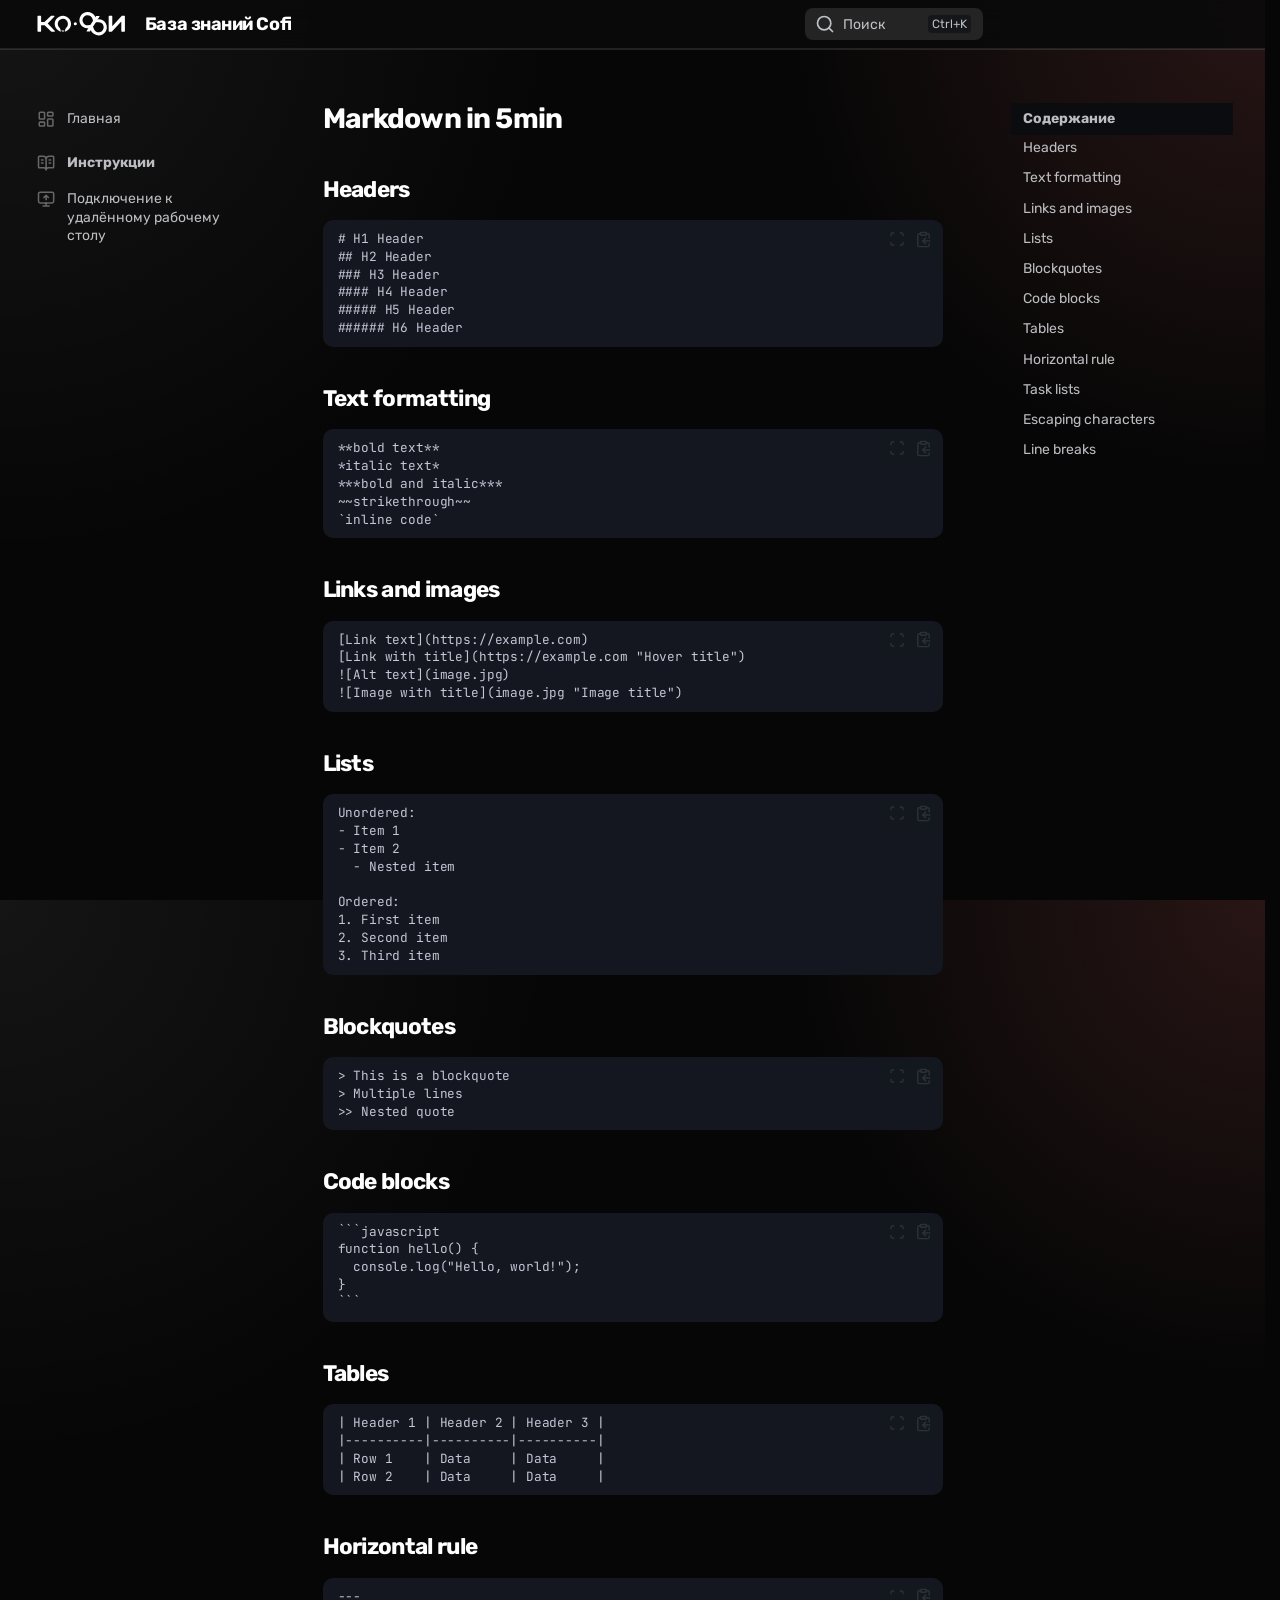
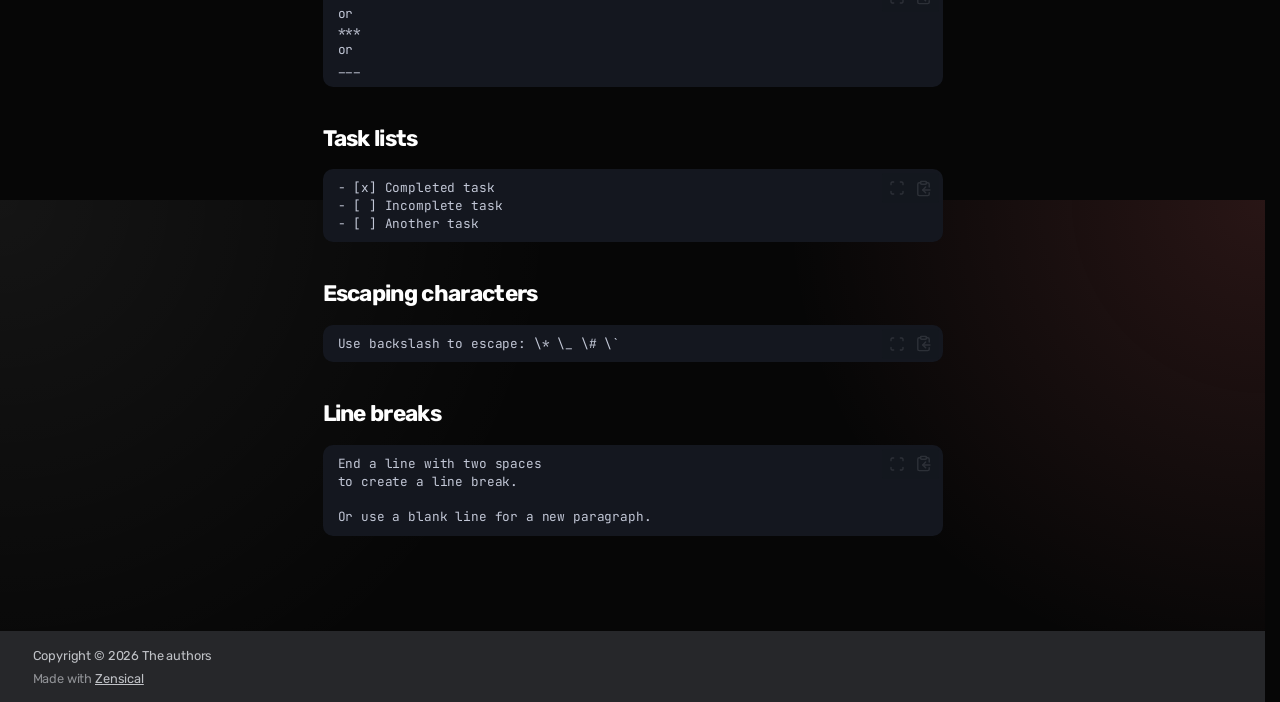
<file: site.stale-root-2/markdown/index.html>
<!doctype html>
<html lang="ru" class="no-js">
  <head>
    
      <meta charset="utf-8">
      <meta name="viewport" content="width=device-width,initial-scale=1">
      
        <meta name="description" content="Внутренняя база знаний Cofi с рабочими инструкциями и операционными памятками.">
      
      
        <meta name="author" content="Cofi">
      
      
      
      
      
        
      
      
      <link rel="icon" href="../assets/branding/cofi-favicon.png">
      <meta name="generator" content="zensical-0.0.32">
    
    
      
        <title>Markdown in 5min - База знаний Cofi</title>
      
    
    
      
        
      
      <link rel="stylesheet" href="../assets/stylesheets/modern/main.53a7feaf.min.css">
      
        
          
        
        <link rel="stylesheet" href="../assets/stylesheets/modern/palette.dfe2e883.min.css">
      
      


    
    
      
    
    
      
        
        
        <link rel="preconnect" href="https://fonts.gstatic.com" crossorigin>
        <link rel="stylesheet" href="https://fonts.googleapis.com/css?family=Rubik:300,300i,400,400i,500,500i,700,700i%7CJetBrains+Mono:400,400i,700,700i&display=fallback">
        <style>:root{--md-text-font:"Rubik";--md-code-font:"JetBrains Mono"}</style>
      
    
    
      <link rel="stylesheet" href="../stylesheets/extra.css">
    
    <script>__md_scope=new URL("..",location),__md_hash=e=>[...e].reduce(((e,t)=>(e<<5)-e+t.charCodeAt(0)),0),__md_get=(e,t=localStorage,a=__md_scope)=>JSON.parse(t.getItem(a.pathname+"."+e)),__md_set=(e,t,a=localStorage,_=__md_scope)=>{try{a.setItem(_.pathname+"."+e,JSON.stringify(t))}catch(e){}},document.documentElement.setAttribute("data-platform",navigator.platform)</script>
    
      

    
    
  </head>
  
  
    
    
      
    
    
    
    
    <body dir="ltr" data-md-color-scheme="slate" data-md-color-primary="black" data-md-color-accent="red">
  
    
    <input class="md-toggle" data-md-toggle="drawer" type="checkbox" id="__drawer" autocomplete="off">
    <input class="md-toggle" data-md-toggle="search" type="checkbox" id="__search" autocomplete="off">
    <label class="md-overlay" for="__drawer" aria-label="Навигация"></label>
    <div data-md-component="skip">
      
        
        <a href="#markdown-in-5min" class="md-skip">
          Перейти к содержанию
        </a>
      
    </div>
    <div data-md-component="announce">
      
    </div>
    
    
      

  

<header class="md-header md-header--shadow" data-md-component="header">
  <nav class="md-header__inner md-grid" aria-label="Верхний колонтитул">
    <a href="./.." title="База знаний Cofi" class="md-header__button md-logo" aria-label="База знаний Cofi" data-md-component="logo">
      
  <img src="../assets/branding/cofi-logo.svg" alt="База знаний Cofi">

    </a>
    <label class="md-header__button md-icon" for="__drawer" aria-label="Навигация">
      
      <svg xmlns="http://www.w3.org/2000/svg" fill="none" stroke="currentColor" stroke-linecap="round" stroke-linejoin="round" stroke-width="2" class="lucide lucide-menu" viewBox="0 0 24 24"><path d="M4 5h16M4 12h16M4 19h16"/></svg>
    </label>
    <div class="md-header__title" data-md-component="header-title">
      <div class="md-header__ellipsis">
        <div class="md-header__topic">
          <span class="md-ellipsis">
            База знаний Cofi
          </span>
        </div>
        <div class="md-header__topic" data-md-component="header-topic">
          <span class="md-ellipsis">
            
              Markdown in 5min
            
          </span>
        </div>
      </div>
    </div>
    
      
        <form class="md-header__option" data-md-component="palette">
  
    
    
    
    <input class="md-option" data-md-color-media="none" data-md-color-scheme="slate" data-md-color-primary="black" data-md-color-accent="red"  aria-hidden="true"  type="radio" name="__palette" id="__palette_0">
    
  
</form>
      
    
    
      <script>var palette=__md_get("__palette");if(palette&&palette.color){if("(prefers-color-scheme)"===palette.color.media){var media=matchMedia("(prefers-color-scheme: light)"),input=document.querySelector(media.matches?"[data-md-color-media='(prefers-color-scheme: light)']":"[data-md-color-media='(prefers-color-scheme: dark)']");palette.color.media=input.getAttribute("data-md-color-media"),palette.color.scheme=input.getAttribute("data-md-color-scheme"),palette.color.primary=input.getAttribute("data-md-color-primary"),palette.color.accent=input.getAttribute("data-md-color-accent")}for(var[key,value]of Object.entries(palette.color))document.body.setAttribute("data-md-color-"+key,value)}</script>
    
    
    
      
      
        <label class="md-header__button md-icon" for="__search" aria-label="Поиск">
          
          <svg xmlns="http://www.w3.org/2000/svg" fill="none" stroke="currentColor" stroke-linecap="round" stroke-linejoin="round" stroke-width="2" class="lucide lucide-search" viewBox="0 0 24 24"><path d="m21 21-4.34-4.34"/><circle cx="11" cy="11" r="8"/></svg>
        </label>
        <div class="md-search" data-md-component="search" role="dialog" aria-label="Поиск">
  <button type="button" class="md-search__button">
    Поиск
  </button>
</div>
      
    
    <div class="md-header__source">
      
    </div>
  </nav>
  
</header>
    
    <div class="md-container" data-md-component="container">
      
      
        
          
        
      
      <main class="md-main" data-md-component="main">
        <div class="md-main__inner md-grid">
          
            
              
              <div class="md-sidebar md-sidebar--primary" data-md-component="sidebar" data-md-type="navigation" >
                <div class="md-sidebar__scrollwrap">
                  <div class="md-sidebar__inner">
                    



<nav class="md-nav md-nav--primary" aria-label="Навигация" data-md-level="0">
  <label class="md-nav__title" for="__drawer">
    <a href="./.." title="База знаний Cofi" class="md-nav__button md-logo" aria-label="База знаний Cofi" data-md-component="logo">
      
  <img src="../assets/branding/cofi-logo.svg" alt="База знаний Cofi">

    </a>
    База знаний Cofi
  </label>
  
  <ul class="md-nav__list" data-md-scrollfix>
    
      
      
  
  
  
  
    <li class="md-nav__item">
      <a href="./.." class="md-nav__link">
        
  
  
    <svg xmlns="http://www.w3.org/2000/svg" fill="none" stroke="currentColor" stroke-linecap="round" stroke-linejoin="round" stroke-width="2" class="lucide lucide-layout-dashboard" viewBox="0 0 24 24"><rect width="7" height="9" x="3" y="3" rx="1"/><rect width="7" height="5" x="14" y="3" rx="1"/><rect width="7" height="9" x="14" y="12" rx="1"/><rect width="7" height="5" x="3" y="16" rx="1"/></svg>
  
  <span class="md-ellipsis">
    
  
    Главная
  

    
  </span>
  
  

      </a>
    </li>
  

    
      
      
  
  
  
  
    
    
      
        
          
        
      
        
      
    
    
    
      
        
        
      
    
    
    <li class="md-nav__item md-nav__item--section md-nav__item--nested">
      
        
        
        <input class="md-nav__toggle md-toggle " type="checkbox" id="__nav_2" >
        
          
          <div class="md-nav__link md-nav__container">
            <a href="../instructions/" class="md-nav__link ">
              
  
  
    <svg xmlns="http://www.w3.org/2000/svg" fill="none" stroke="currentColor" stroke-linecap="round" stroke-linejoin="round" stroke-width="2" class="lucide lucide-book-open-text" viewBox="0 0 24 24"><path d="M12 7v14M16 12h2M16 8h2M3 18a1 1 0 0 1-1-1V4a1 1 0 0 1 1-1h5a4 4 0 0 1 4 4 4 4 0 0 1 4-4h5a1 1 0 0 1 1 1v13a1 1 0 0 1-1 1h-6a3 3 0 0 0-3 3 3 3 0 0 0-3-3zM6 12h2M6 8h2"/></svg>
  
  <span class="md-ellipsis">
    
  
    Инструкции
  

    
  </span>
  
  

            </a>
            
              
              <label class="md-nav__link " for="__nav_2" id="__nav_2_label" tabindex="">
                <span class="md-nav__icon md-icon"></span>
              </label>
            
          </div>
        
        <nav class="md-nav" data-md-level="1" aria-labelledby="__nav_2_label" aria-expanded="false">
          <label class="md-nav__title" for="__nav_2">
            <span class="md-nav__icon md-icon"></span>
            
  
    Инструкции
  

          </label>
          <ul class="md-nav__list" data-md-scrollfix>
            
              
            
              
                
  
  
  
  
    <li class="md-nav__item">
      <a href="../instructions/remote-desktop/" class="md-nav__link">
        
  
  
    <svg xmlns="http://www.w3.org/2000/svg" fill="none" stroke="currentColor" stroke-linecap="round" stroke-linejoin="round" stroke-width="2" class="lucide lucide-monitor-up" viewBox="0 0 24 24"><path d="m9 10 3-3 3 3M12 13V7"/><rect width="20" height="14" x="2" y="3" rx="2"/><path d="M12 17v4M8 21h8"/></svg>
  
  <span class="md-ellipsis">
    
  
    Подключение к удалённому рабочему столу
  

    
  </span>
  
  

      </a>
    </li>
  

              
            
          </ul>
        </nav>
      
    </li>
  

    
  </ul>
</nav>
                  </div>
                </div>
              </div>
            
            
              
              <div class="md-sidebar md-sidebar--secondary" data-md-component="sidebar" data-md-type="toc" >
                <div class="md-sidebar__scrollwrap">
                  
                    
                    
                    
                      
                    
                    
                      <input class="md-nav__toggle md-toggle" type="checkbox" id="__toc">
                      <div class="md-sidebar-button__wrapper">
                        <label class="md-sidebar-button" for="__toc"></label>
                      </div>
                    
                  
                  <div class="md-sidebar__inner">
                    


<nav class="md-nav md-nav--secondary" aria-label="Содержание">
  
  
  
    
  
  
    <label class="md-nav__title" for="__toc">
      <span class="md-nav__icon md-icon"></span>
      Содержание
    </label>
    <ul class="md-nav__list" data-md-component="toc" data-md-scrollfix>
      
        <li class="md-nav__item">
  <a href="#headers" class="md-nav__link">
    <span class="md-ellipsis">
      
        Headers
      
    </span>
  </a>
  
</li>
      
        <li class="md-nav__item">
  <a href="#text-formatting" class="md-nav__link">
    <span class="md-ellipsis">
      
        Text formatting
      
    </span>
  </a>
  
</li>
      
        <li class="md-nav__item">
  <a href="#links-and-images" class="md-nav__link">
    <span class="md-ellipsis">
      
        Links and images
      
    </span>
  </a>
  
</li>
      
        <li class="md-nav__item">
  <a href="#lists" class="md-nav__link">
    <span class="md-ellipsis">
      
        Lists
      
    </span>
  </a>
  
</li>
      
        <li class="md-nav__item">
  <a href="#blockquotes" class="md-nav__link">
    <span class="md-ellipsis">
      
        Blockquotes
      
    </span>
  </a>
  
</li>
      
        <li class="md-nav__item">
  <a href="#code-blocks" class="md-nav__link">
    <span class="md-ellipsis">
      
        Code blocks
      
    </span>
  </a>
  
</li>
      
        <li class="md-nav__item">
  <a href="#tables" class="md-nav__link">
    <span class="md-ellipsis">
      
        Tables
      
    </span>
  </a>
  
</li>
      
        <li class="md-nav__item">
  <a href="#horizontal-rule" class="md-nav__link">
    <span class="md-ellipsis">
      
        Horizontal rule
      
    </span>
  </a>
  
</li>
      
        <li class="md-nav__item">
  <a href="#task-lists" class="md-nav__link">
    <span class="md-ellipsis">
      
        Task lists
      
    </span>
  </a>
  
</li>
      
        <li class="md-nav__item">
  <a href="#escaping-characters" class="md-nav__link">
    <span class="md-ellipsis">
      
        Escaping characters
      
    </span>
  </a>
  
</li>
      
        <li class="md-nav__item">
  <a href="#line-breaks" class="md-nav__link">
    <span class="md-ellipsis">
      
        Line breaks
      
    </span>
  </a>
  
</li>
      
    </ul>
  
</nav>
                  </div>
                </div>
              </div>
            
          
          
            <div class="md-content" data-md-component="content">
              
                



  


              
              <article class="md-content__inner md-typeset">
                
                  

<h1 id="markdown-in-5min">Markdown in 5min<a class="headerlink" href="#markdown-in-5min" title="Permanent link">&para;</a></h1>
<h2 id="headers">Headers<a class="headerlink" href="#headers" title="Permanent link">&para;</a></h2>
<div class="language-text highlight"><pre><span></span><code><span id="__span-0-1"><a id="__codelineno-0-1" name="__codelineno-0-1" href="#__codelineno-0-1"></a># H1 Header
</span><span id="__span-0-2"><a id="__codelineno-0-2" name="__codelineno-0-2" href="#__codelineno-0-2"></a>## H2 Header
</span><span id="__span-0-3"><a id="__codelineno-0-3" name="__codelineno-0-3" href="#__codelineno-0-3"></a>### H3 Header
</span><span id="__span-0-4"><a id="__codelineno-0-4" name="__codelineno-0-4" href="#__codelineno-0-4"></a>#### H4 Header
</span><span id="__span-0-5"><a id="__codelineno-0-5" name="__codelineno-0-5" href="#__codelineno-0-5"></a>##### H5 Header
</span><span id="__span-0-6"><a id="__codelineno-0-6" name="__codelineno-0-6" href="#__codelineno-0-6"></a>###### H6 Header
</span></code></pre></div>
<h2 id="text-formatting">Text formatting<a class="headerlink" href="#text-formatting" title="Permanent link">&para;</a></h2>
<div class="language-text highlight"><pre><span></span><code><span id="__span-1-1"><a id="__codelineno-1-1" name="__codelineno-1-1" href="#__codelineno-1-1"></a>**bold text**
</span><span id="__span-1-2"><a id="__codelineno-1-2" name="__codelineno-1-2" href="#__codelineno-1-2"></a>*italic text*
</span><span id="__span-1-3"><a id="__codelineno-1-3" name="__codelineno-1-3" href="#__codelineno-1-3"></a>***bold and italic***
</span><span id="__span-1-4"><a id="__codelineno-1-4" name="__codelineno-1-4" href="#__codelineno-1-4"></a>~~strikethrough~~
</span><span id="__span-1-5"><a id="__codelineno-1-5" name="__codelineno-1-5" href="#__codelineno-1-5"></a>`inline code`
</span></code></pre></div>
<h2 id="links-and-images">Links and images<a class="headerlink" href="#links-and-images" title="Permanent link">&para;</a></h2>
<div class="language-text highlight"><pre><span></span><code><span id="__span-2-1"><a id="__codelineno-2-1" name="__codelineno-2-1" href="#__codelineno-2-1"></a>[Link text](https://example.com)
</span><span id="__span-2-2"><a id="__codelineno-2-2" name="__codelineno-2-2" href="#__codelineno-2-2"></a>[Link with title](https://example.com &quot;Hover title&quot;)
</span><span id="__span-2-3"><a id="__codelineno-2-3" name="__codelineno-2-3" href="#__codelineno-2-3"></a>![Alt text](image.jpg)
</span><span id="__span-2-4"><a id="__codelineno-2-4" name="__codelineno-2-4" href="#__codelineno-2-4"></a>![Image with title](image.jpg &quot;Image title&quot;)
</span></code></pre></div>
<h2 id="lists">Lists<a class="headerlink" href="#lists" title="Permanent link">&para;</a></h2>
<div class="language-text highlight"><pre><span></span><code><span id="__span-3-1"><a id="__codelineno-3-1" name="__codelineno-3-1" href="#__codelineno-3-1"></a>Unordered:
</span><span id="__span-3-2"><a id="__codelineno-3-2" name="__codelineno-3-2" href="#__codelineno-3-2"></a>- Item 1
</span><span id="__span-3-3"><a id="__codelineno-3-3" name="__codelineno-3-3" href="#__codelineno-3-3"></a>- Item 2
</span><span id="__span-3-4"><a id="__codelineno-3-4" name="__codelineno-3-4" href="#__codelineno-3-4"></a>  - Nested item
</span><span id="__span-3-5"><a id="__codelineno-3-5" name="__codelineno-3-5" href="#__codelineno-3-5"></a>
</span><span id="__span-3-6"><a id="__codelineno-3-6" name="__codelineno-3-6" href="#__codelineno-3-6"></a>Ordered:
</span><span id="__span-3-7"><a id="__codelineno-3-7" name="__codelineno-3-7" href="#__codelineno-3-7"></a>1. First item
</span><span id="__span-3-8"><a id="__codelineno-3-8" name="__codelineno-3-8" href="#__codelineno-3-8"></a>2. Second item
</span><span id="__span-3-9"><a id="__codelineno-3-9" name="__codelineno-3-9" href="#__codelineno-3-9"></a>3. Third item
</span></code></pre></div>
<h2 id="blockquotes">Blockquotes<a class="headerlink" href="#blockquotes" title="Permanent link">&para;</a></h2>
<div class="language-text highlight"><pre><span></span><code><span id="__span-4-1"><a id="__codelineno-4-1" name="__codelineno-4-1" href="#__codelineno-4-1"></a>&gt; This is a blockquote
</span><span id="__span-4-2"><a id="__codelineno-4-2" name="__codelineno-4-2" href="#__codelineno-4-2"></a>&gt; Multiple lines
</span><span id="__span-4-3"><a id="__codelineno-4-3" name="__codelineno-4-3" href="#__codelineno-4-3"></a>&gt;&gt; Nested quote
</span></code></pre></div>
<h2 id="code-blocks">Code blocks<a class="headerlink" href="#code-blocks" title="Permanent link">&para;</a></h2>
<div class="language-text highlight"><pre><span></span><code><span id="__span-5-1"><a id="__codelineno-5-1" name="__codelineno-5-1" href="#__codelineno-5-1"></a>```javascript
</span><span id="__span-5-2"><a id="__codelineno-5-2" name="__codelineno-5-2" href="#__codelineno-5-2"></a>function hello() {
</span><span id="__span-5-3"><a id="__codelineno-5-3" name="__codelineno-5-3" href="#__codelineno-5-3"></a>  console.log(&quot;Hello, world!&quot;);
</span><span id="__span-5-4"><a id="__codelineno-5-4" name="__codelineno-5-4" href="#__codelineno-5-4"></a>}
</span><span id="__span-5-5"><a id="__codelineno-5-5" name="__codelineno-5-5" href="#__codelineno-5-5"></a>```
</span></code></pre></div>
<h2 id="tables">Tables<a class="headerlink" href="#tables" title="Permanent link">&para;</a></h2>
<div class="language-text highlight"><pre><span></span><code><span id="__span-6-1"><a id="__codelineno-6-1" name="__codelineno-6-1" href="#__codelineno-6-1"></a>| Header 1 | Header 2 | Header 3 |
</span><span id="__span-6-2"><a id="__codelineno-6-2" name="__codelineno-6-2" href="#__codelineno-6-2"></a>|----------|----------|----------|
</span><span id="__span-6-3"><a id="__codelineno-6-3" name="__codelineno-6-3" href="#__codelineno-6-3"></a>| Row 1    | Data     | Data     |
</span><span id="__span-6-4"><a id="__codelineno-6-4" name="__codelineno-6-4" href="#__codelineno-6-4"></a>| Row 2    | Data     | Data     |
</span></code></pre></div>
<h2 id="horizontal-rule">Horizontal rule<a class="headerlink" href="#horizontal-rule" title="Permanent link">&para;</a></h2>
<div class="language-text highlight"><pre><span></span><code><span id="__span-7-1"><a id="__codelineno-7-1" name="__codelineno-7-1" href="#__codelineno-7-1"></a>---
</span><span id="__span-7-2"><a id="__codelineno-7-2" name="__codelineno-7-2" href="#__codelineno-7-2"></a>or
</span><span id="__span-7-3"><a id="__codelineno-7-3" name="__codelineno-7-3" href="#__codelineno-7-3"></a>***
</span><span id="__span-7-4"><a id="__codelineno-7-4" name="__codelineno-7-4" href="#__codelineno-7-4"></a>or
</span><span id="__span-7-5"><a id="__codelineno-7-5" name="__codelineno-7-5" href="#__codelineno-7-5"></a>___
</span></code></pre></div>
<h2 id="task-lists">Task lists<a class="headerlink" href="#task-lists" title="Permanent link">&para;</a></h2>
<div class="language-text highlight"><pre><span></span><code><span id="__span-8-1"><a id="__codelineno-8-1" name="__codelineno-8-1" href="#__codelineno-8-1"></a>- [x] Completed task
</span><span id="__span-8-2"><a id="__codelineno-8-2" name="__codelineno-8-2" href="#__codelineno-8-2"></a>- [ ] Incomplete task
</span><span id="__span-8-3"><a id="__codelineno-8-3" name="__codelineno-8-3" href="#__codelineno-8-3"></a>- [ ] Another task
</span></code></pre></div>
<h2 id="escaping-characters">Escaping characters<a class="headerlink" href="#escaping-characters" title="Permanent link">&para;</a></h2>
<div class="language-text highlight"><pre><span></span><code><span id="__span-9-1"><a id="__codelineno-9-1" name="__codelineno-9-1" href="#__codelineno-9-1"></a>Use backslash to escape: \* \_ \# \`
</span></code></pre></div>
<h2 id="line-breaks">Line breaks<a class="headerlink" href="#line-breaks" title="Permanent link">&para;</a></h2>
<div class="language-text highlight"><pre><span></span><code><span id="__span-10-1"><a id="__codelineno-10-1" name="__codelineno-10-1" href="#__codelineno-10-1"></a>End a line with two spaces  
</span><span id="__span-10-2"><a id="__codelineno-10-2" name="__codelineno-10-2" href="#__codelineno-10-2"></a>to create a line break.
</span><span id="__span-10-3"><a id="__codelineno-10-3" name="__codelineno-10-3" href="#__codelineno-10-3"></a>
</span><span id="__span-10-4"><a id="__codelineno-10-4" name="__codelineno-10-4" href="#__codelineno-10-4"></a>Or use a blank line for a new paragraph.
</span></code></pre></div>









  
  






                
              </article>
            </div>
          
          
  <script>var tabs=__md_get("__tabs");if(Array.isArray(tabs))e:for(var set of document.querySelectorAll(".tabbed-set")){var labels=set.querySelector(".tabbed-labels");for(var tab of tabs)for(var label of labels.getElementsByTagName("label"))if(label.innerText.trim()===tab){var input=document.getElementById(label.htmlFor);input.checked=!0;continue e}}</script>

<script>var target=document.getElementById(location.hash.slice(1));target&&target.name&&(target.checked=target.name.startsWith("__tabbed_"))</script>
        </div>
        
          <button type="button" class="md-top md-icon" data-md-component="top" hidden>
  
  <svg xmlns="http://www.w3.org/2000/svg" fill="none" stroke="currentColor" stroke-linecap="round" stroke-linejoin="round" stroke-width="2" class="lucide lucide-circle-arrow-up" viewBox="0 0 24 24"><circle cx="12" cy="12" r="10"/><path d="m16 12-4-4-4 4M12 16V8"/></svg>
  К началу
</button>
        
      </main>
      
        <footer class="md-footer">
  
    
  
  <div class="md-footer-meta md-typeset">
    <div class="md-footer-meta__inner md-grid">
      <div class="md-copyright">
  
    <div class="md-copyright__highlight">
      Copyright &copy; 2026 The authors

    </div>
  
  
    Made with
    <a href="https://zensical.org/" target="_blank" rel="noopener">
      Zensical
    </a>
  
</div>
      
    </div>
  </div>
</footer>
      
    </div>
    <div class="md-dialog" data-md-component="dialog">
      <div class="md-dialog__inner md-typeset"></div>
    </div>
    
    
    
      
      
      <script id="__config" type="application/json">{"annotate":null,"base":"..","features":["announce.dismiss","content.code.annotate","content.code.copy","content.code.select","content.footnote.tooltips","content.tabs.link","content.tooltips","navigation.footer","navigation.indexes","navigation.instant","navigation.instant.prefetch","navigation.path","navigation.sections","navigation.top","navigation.tracking","search.highlight"],"search":"../assets/javascripts/workers/search.e2d2d235.min.js","tags":null,"translations":{"clipboard.copied":"Скопировано в буфер","clipboard.copy":"Копировать в буфер","search.result.more.one":"Ещё 1 на этой странице","search.result.more.other":"Ещё # на этой странице","search.result.none":"Совпадений не найдено","search.result.one":"Найдено 1 совпадение","search.result.other":"Найдено совпадений: #","search.result.placeholder":"Начните печатать для поиска","search.result.term.missing":"Отсутствует","select.version":"Выберите версию"},"version":null}</script>
    
    
      <script src="../assets/javascripts/bundle.91a19a9e.min.js"></script>
      
    
  </body>
</html>
</file>
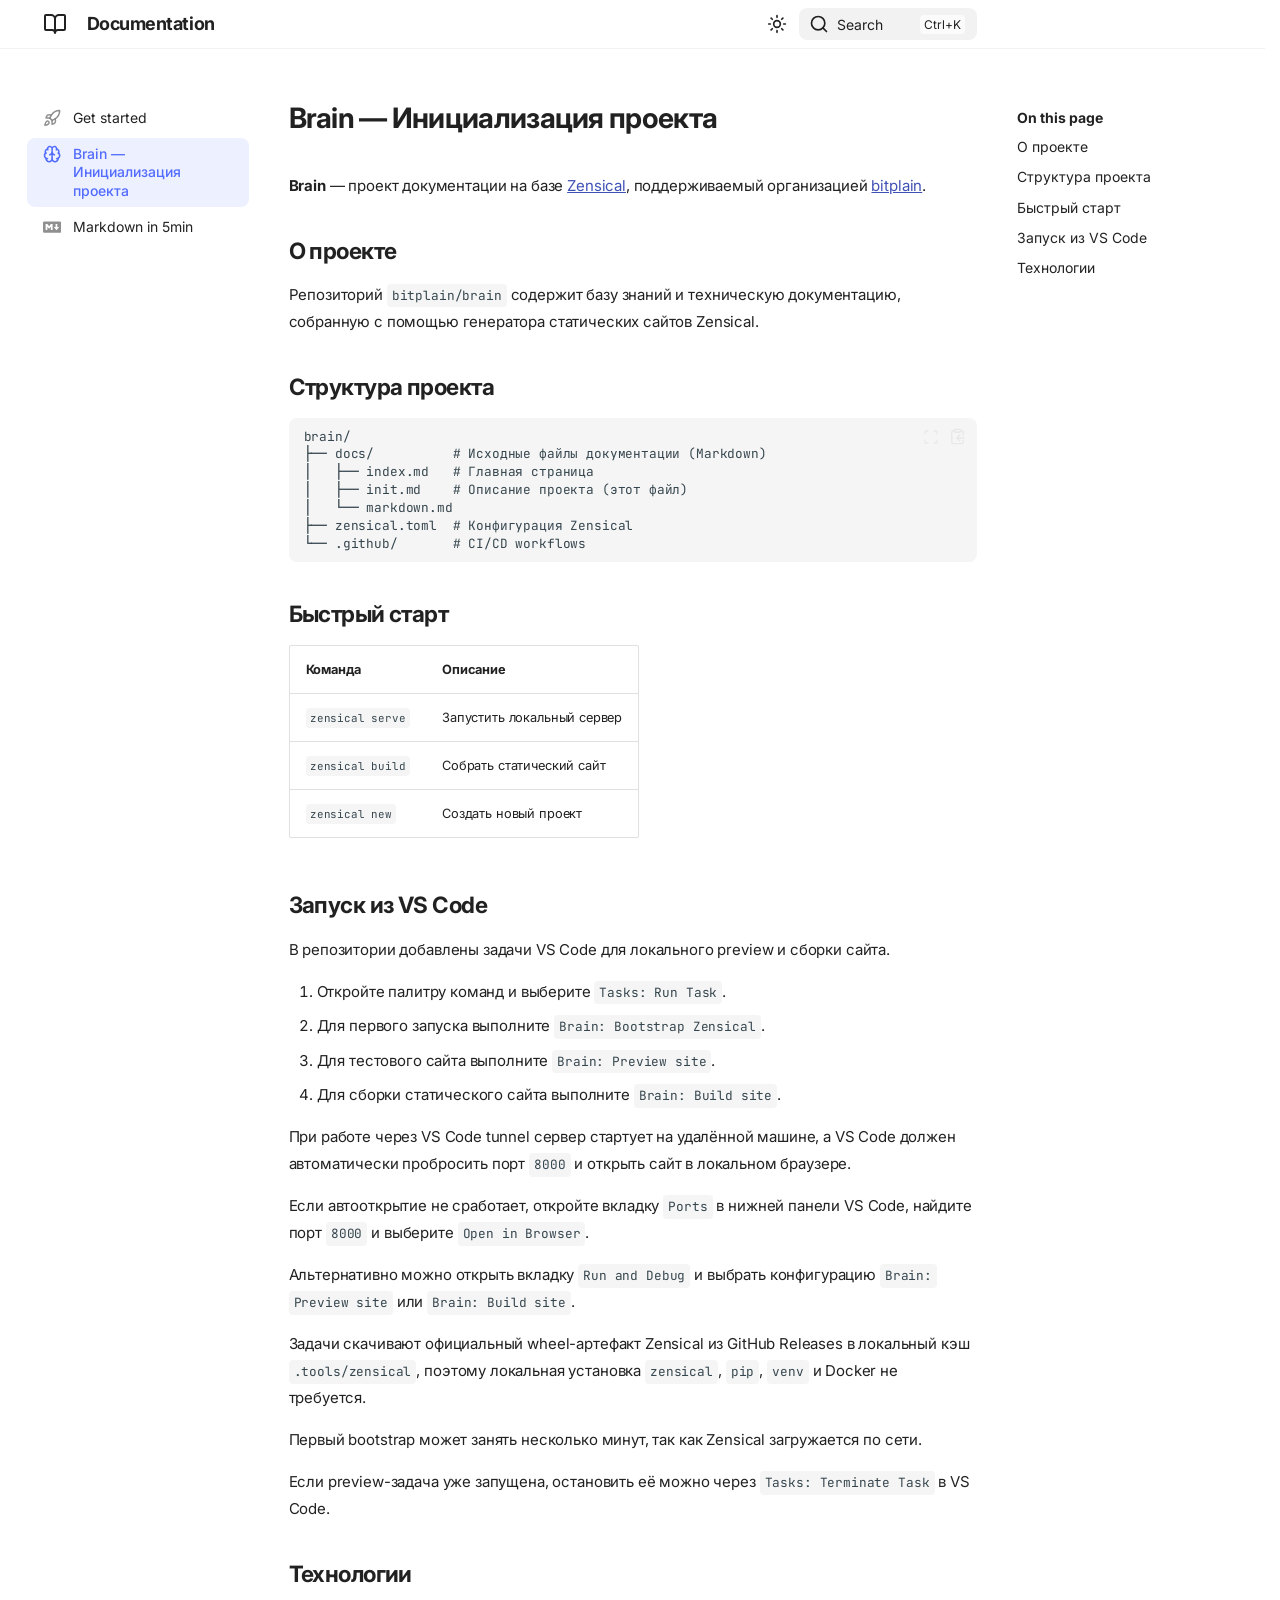
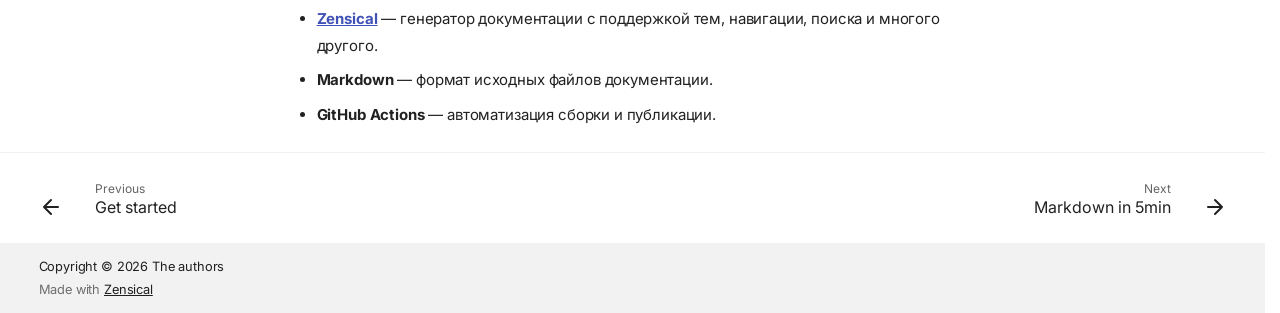
<file: site.stale-root/init/index.html>
<!doctype html>
<html lang="en" class="no-js">
  <head>
    
      <meta charset="utf-8">
      <meta name="viewport" content="width=device-width,initial-scale=1">
      
        <meta name="description" content="A new project generated from the default template project.">
      
      
        <meta name="author" content="<your name here>">
      
      
      
        <link rel="prev" href="./..">
      
      
        <link rel="next" href="../markdown/">
      
      
        
      
      
      <link rel="icon" href="../assets/images/favicon.png">
      <meta name="generator" content="zensical-0.0.32">
    
    
      
        <title>Brain — Инициализация проекта - Documentation</title>
      
    
    
      
        
      
      <link rel="stylesheet" href="../assets/stylesheets/modern/main.53a7feaf.min.css">
      
        
          
        
        <link rel="stylesheet" href="../assets/stylesheets/modern/palette.dfe2e883.min.css">
      
      


    
    
      
    
    
      
        
        
        <link rel="preconnect" href="https://fonts.gstatic.com" crossorigin>
        <link rel="stylesheet" href="https://fonts.googleapis.com/css?family=Inter:300,300i,400,400i,500,500i,700,700i%7CJetBrains+Mono:400,400i,700,700i&display=fallback">
        <style>:root{--md-text-font:"Inter";--md-code-font:"JetBrains Mono"}</style>
      
    
    
    <script>__md_scope=new URL("..",location),__md_hash=e=>[...e].reduce(((e,t)=>(e<<5)-e+t.charCodeAt(0)),0),__md_get=(e,t=localStorage,a=__md_scope)=>JSON.parse(t.getItem(a.pathname+"."+e)),__md_set=(e,t,a=localStorage,_=__md_scope)=>{try{a.setItem(_.pathname+"."+e,JSON.stringify(t))}catch(e){}},document.documentElement.setAttribute("data-platform",navigator.platform)</script>
    
      

    
    
  </head>
  
  
    
    
      
    
    
    
    
    <body dir="ltr" data-md-color-scheme="default" data-md-color-primary="indigo" data-md-color-accent="indigo">
  
    
    <input class="md-toggle" data-md-toggle="drawer" type="checkbox" id="__drawer" autocomplete="off">
    <input class="md-toggle" data-md-toggle="search" type="checkbox" id="__search" autocomplete="off">
    <label class="md-overlay" for="__drawer" aria-label="Navigation"></label>
    <div data-md-component="skip">
      
        
        <a href="#brain" class="md-skip">
          Skip to content
        </a>
      
    </div>
    <div data-md-component="announce">
      
    </div>
    
    
      

  

<header class="md-header md-header--shadow" data-md-component="header">
  <nav class="md-header__inner md-grid" aria-label="Header">
    <a href="./.." title="Documentation" class="md-header__button md-logo" aria-label="Documentation" data-md-component="logo">
      
  
  <svg xmlns="http://www.w3.org/2000/svg" fill="none" stroke="currentColor" stroke-linecap="round" stroke-linejoin="round" stroke-width="2" class="lucide lucide-book-open" viewBox="0 0 24 24"><path d="M12 7v14M3 18a1 1 0 0 1-1-1V4a1 1 0 0 1 1-1h5a4 4 0 0 1 4 4 4 4 0 0 1 4-4h5a1 1 0 0 1 1 1v13a1 1 0 0 1-1 1h-6a3 3 0 0 0-3 3 3 3 0 0 0-3-3z"/></svg>

    </a>
    <label class="md-header__button md-icon" for="__drawer" aria-label="Navigation">
      
      <svg xmlns="http://www.w3.org/2000/svg" fill="none" stroke="currentColor" stroke-linecap="round" stroke-linejoin="round" stroke-width="2" class="lucide lucide-menu" viewBox="0 0 24 24"><path d="M4 5h16M4 12h16M4 19h16"/></svg>
    </label>
    <div class="md-header__title" data-md-component="header-title">
      <div class="md-header__ellipsis">
        <div class="md-header__topic">
          <span class="md-ellipsis">
            Documentation
          </span>
        </div>
        <div class="md-header__topic" data-md-component="header-topic">
          <span class="md-ellipsis">
            
              Brain — Инициализация проекта
            
          </span>
        </div>
      </div>
    </div>
    
      
        <form class="md-header__option" data-md-component="palette">
  
    
    
    
    <input class="md-option" data-md-color-media="none" data-md-color-scheme="default" data-md-color-primary="indigo" data-md-color-accent="indigo"  aria-label="Switch to dark mode"  type="radio" name="__palette" id="__palette_0">
    
      <label class="md-header__button md-icon" title="Switch to dark mode" for="__palette_1" hidden>
        <svg xmlns="http://www.w3.org/2000/svg" fill="none" stroke="currentColor" stroke-linecap="round" stroke-linejoin="round" stroke-width="2" class="lucide lucide-sun" viewBox="0 0 24 24"><circle cx="12" cy="12" r="4"/><path d="M12 2v2M12 20v2M4.93 4.93l1.41 1.41M17.66 17.66l1.41 1.41M2 12h2M20 12h2M6.34 17.66l-1.41 1.41M19.07 4.93l-1.41 1.41"/></svg>
      </label>
    
  
    
    
    
    <input class="md-option" data-md-color-media="none" data-md-color-scheme="slate" data-md-color-primary="indigo" data-md-color-accent="indigo"  aria-label="Switch to light mode"  type="radio" name="__palette" id="__palette_1">
    
      <label class="md-header__button md-icon" title="Switch to light mode" for="__palette_0" hidden>
        <svg xmlns="http://www.w3.org/2000/svg" fill="none" stroke="currentColor" stroke-linecap="round" stroke-linejoin="round" stroke-width="2" class="lucide lucide-moon" viewBox="0 0 24 24"><path d="M20.985 12.486a9 9 0 1 1-9.473-9.472c.405-.022.617.46.402.803a6 6 0 0 0 8.268 8.268c.344-.215.825-.004.803.401"/></svg>
      </label>
    
  
</form>
      
    
    
      <script>var palette=__md_get("__palette");if(palette&&palette.color){if("(prefers-color-scheme)"===palette.color.media){var media=matchMedia("(prefers-color-scheme: light)"),input=document.querySelector(media.matches?"[data-md-color-media='(prefers-color-scheme: light)']":"[data-md-color-media='(prefers-color-scheme: dark)']");palette.color.media=input.getAttribute("data-md-color-media"),palette.color.scheme=input.getAttribute("data-md-color-scheme"),palette.color.primary=input.getAttribute("data-md-color-primary"),palette.color.accent=input.getAttribute("data-md-color-accent")}for(var[key,value]of Object.entries(palette.color))document.body.setAttribute("data-md-color-"+key,value)}</script>
    
    
    
      
      
        <label class="md-header__button md-icon" for="__search" aria-label="Search">
          
          <svg xmlns="http://www.w3.org/2000/svg" fill="none" stroke="currentColor" stroke-linecap="round" stroke-linejoin="round" stroke-width="2" class="lucide lucide-search" viewBox="0 0 24 24"><path d="m21 21-4.34-4.34"/><circle cx="11" cy="11" r="8"/></svg>
        </label>
        <div class="md-search" data-md-component="search" role="dialog" aria-label="Search">
  <button type="button" class="md-search__button">
    Search
  </button>
</div>
      
    
    <div class="md-header__source">
      
    </div>
  </nav>
  
</header>
    
    <div class="md-container" data-md-component="container">
      
      
        
          
        
      
      <main class="md-main" data-md-component="main">
        <div class="md-main__inner md-grid">
          
            
              
              <div class="md-sidebar md-sidebar--primary" data-md-component="sidebar" data-md-type="navigation" >
                <div class="md-sidebar__scrollwrap">
                  <div class="md-sidebar__inner">
                    



<nav class="md-nav md-nav--primary" aria-label="Navigation" data-md-level="0">
  <label class="md-nav__title" for="__drawer">
    <a href="./.." title="Documentation" class="md-nav__button md-logo" aria-label="Documentation" data-md-component="logo">
      
  
  <svg xmlns="http://www.w3.org/2000/svg" fill="none" stroke="currentColor" stroke-linecap="round" stroke-linejoin="round" stroke-width="2" class="lucide lucide-book-open" viewBox="0 0 24 24"><path d="M12 7v14M3 18a1 1 0 0 1-1-1V4a1 1 0 0 1 1-1h5a4 4 0 0 1 4 4 4 4 0 0 1 4-4h5a1 1 0 0 1 1 1v13a1 1 0 0 1-1 1h-6a3 3 0 0 0-3 3 3 3 0 0 0-3-3z"/></svg>

    </a>
    Documentation
  </label>
  
  <ul class="md-nav__list" data-md-scrollfix>
    
      
      
  
  
  
  
    <li class="md-nav__item">
      <a href="./.." class="md-nav__link">
        
  
  
    <svg xmlns="http://www.w3.org/2000/svg" fill="none" stroke="currentColor" stroke-linecap="round" stroke-linejoin="round" stroke-width="2" class="lucide lucide-rocket" viewBox="0 0 24 24"><path d="M12 15v5s3.03-.55 4-2c1.08-1.62 0-5 0-5M4.5 16.5c-1.5 1.26-2 5-2 5s3.74-.5 5-2c.71-.84.7-2.13-.09-2.91a2.18 2.18 0 0 0-2.91-.09"/><path d="M9 12a22 22 0 0 1 2-3.95A12.88 12.88 0 0 1 22 2c0 2.72-.78 7.5-6 11a22.4 22.4 0 0 1-4 2z"/><path d="M9 12H4s.55-3.03 2-4c1.62-1.08 5 .05 5 .05"/></svg>
  
  <span class="md-ellipsis">
    
  
    Get started
  

    
  </span>
  
  

      </a>
    </li>
  

    
      
      
  
  
    
  
  
  
    <li class="md-nav__item md-nav__item--active">
      
      
      
      
        
      
      
        <label class="md-nav__link md-nav__link--active" for="__toc">
          
  
  
    <svg xmlns="http://www.w3.org/2000/svg" fill="none" stroke="currentColor" stroke-linecap="round" stroke-linejoin="round" stroke-width="2" class="lucide lucide-brain" viewBox="0 0 24 24"><path d="M12 18V5M15 13a4.17 4.17 0 0 1-3-4 4.17 4.17 0 0 1-3 4M17.598 6.5A3 3 0 1 0 12 5a3 3 0 1 0-5.598 1.5"/><path d="M17.997 5.125a4 4 0 0 1 2.526 5.77"/><path d="M18 18a4 4 0 0 0 2-7.464"/><path d="M19.967 17.483A4 4 0 1 1 12 18a4 4 0 1 1-7.967-.517"/><path d="M6 18a4 4 0 0 1-2-7.464"/><path d="M6.003 5.125a4 4 0 0 0-2.526 5.77"/></svg>
  
  <span class="md-ellipsis">
    
  
    Brain — Инициализация проекта
  

    
  </span>
  
  

          <span class="md-nav__icon md-icon"></span>
        </label>
      
      <a href="././" class="md-nav__link md-nav__link--active">
        
  
  
    <svg xmlns="http://www.w3.org/2000/svg" fill="none" stroke="currentColor" stroke-linecap="round" stroke-linejoin="round" stroke-width="2" class="lucide lucide-brain" viewBox="0 0 24 24"><path d="M12 18V5M15 13a4.17 4.17 0 0 1-3-4 4.17 4.17 0 0 1-3 4M17.598 6.5A3 3 0 1 0 12 5a3 3 0 1 0-5.598 1.5"/><path d="M17.997 5.125a4 4 0 0 1 2.526 5.77"/><path d="M18 18a4 4 0 0 0 2-7.464"/><path d="M19.967 17.483A4 4 0 1 1 12 18a4 4 0 1 1-7.967-.517"/><path d="M6 18a4 4 0 0 1-2-7.464"/><path d="M6.003 5.125a4 4 0 0 0-2.526 5.77"/></svg>
  
  <span class="md-ellipsis">
    
  
    Brain — Инициализация проекта
  

    
  </span>
  
  

      </a>
      
        


<nav class="md-nav md-nav--secondary" aria-label="On this page">
  
  
  
    
  
  
    <label class="md-nav__title" for="__toc">
      <span class="md-nav__icon md-icon"></span>
      On this page
    </label>
    <ul class="md-nav__list" data-md-component="toc" data-md-scrollfix>
      
        <li class="md-nav__item">
  <a href="#_1" class="md-nav__link">
    <span class="md-ellipsis">
      
        О проекте
      
    </span>
  </a>
  
</li>
      
        <li class="md-nav__item">
  <a href="#_2" class="md-nav__link">
    <span class="md-ellipsis">
      
        Структура проекта
      
    </span>
  </a>
  
</li>
      
        <li class="md-nav__item">
  <a href="#_3" class="md-nav__link">
    <span class="md-ellipsis">
      
        Быстрый старт
      
    </span>
  </a>
  
</li>
      
        <li class="md-nav__item">
  <a href="#vs-code" class="md-nav__link">
    <span class="md-ellipsis">
      
        Запуск из VS Code
      
    </span>
  </a>
  
</li>
      
        <li class="md-nav__item">
  <a href="#_4" class="md-nav__link">
    <span class="md-ellipsis">
      
        Технологии
      
    </span>
  </a>
  
</li>
      
    </ul>
  
</nav>
      
    </li>
  

    
      
      
  
  
  
  
    <li class="md-nav__item">
      <a href="../markdown/" class="md-nav__link">
        
  
  
    <svg xmlns="http://www.w3.org/2000/svg" viewBox="0 0 24 24"><path d="M22.27 19.385H1.73A1.73 1.73 0 0 1 0 17.655V6.345a1.73 1.73 0 0 1 1.73-1.73h20.54A1.73 1.73 0 0 1 24 6.345v11.308a1.73 1.73 0 0 1-1.73 1.731zM5.769 15.923v-4.5l2.308 2.885 2.307-2.885v4.5h2.308V8.078h-2.308l-2.307 2.885-2.308-2.885H3.46v7.847zM21.232 12h-2.309V8.077h-2.307V12h-2.308l3.461 4.039z"/></svg>
  
  <span class="md-ellipsis">
    
  
    Markdown in 5min
  

    
  </span>
  
  

      </a>
    </li>
  

    
  </ul>
</nav>
                  </div>
                </div>
              </div>
            
            
              
              <div class="md-sidebar md-sidebar--secondary" data-md-component="sidebar" data-md-type="toc" >
                <div class="md-sidebar__scrollwrap">
                  
                    
                    
                    
                      
                    
                    
                      <input class="md-nav__toggle md-toggle" type="checkbox" id="__toc">
                      <div class="md-sidebar-button__wrapper">
                        <label class="md-sidebar-button" for="__toc"></label>
                      </div>
                    
                  
                  <div class="md-sidebar__inner">
                    


<nav class="md-nav md-nav--secondary" aria-label="On this page">
  
  
  
    
  
  
    <label class="md-nav__title" for="__toc">
      <span class="md-nav__icon md-icon"></span>
      On this page
    </label>
    <ul class="md-nav__list" data-md-component="toc" data-md-scrollfix>
      
        <li class="md-nav__item">
  <a href="#_1" class="md-nav__link">
    <span class="md-ellipsis">
      
        О проекте
      
    </span>
  </a>
  
</li>
      
        <li class="md-nav__item">
  <a href="#_2" class="md-nav__link">
    <span class="md-ellipsis">
      
        Структура проекта
      
    </span>
  </a>
  
</li>
      
        <li class="md-nav__item">
  <a href="#_3" class="md-nav__link">
    <span class="md-ellipsis">
      
        Быстрый старт
      
    </span>
  </a>
  
</li>
      
        <li class="md-nav__item">
  <a href="#vs-code" class="md-nav__link">
    <span class="md-ellipsis">
      
        Запуск из VS Code
      
    </span>
  </a>
  
</li>
      
        <li class="md-nav__item">
  <a href="#_4" class="md-nav__link">
    <span class="md-ellipsis">
      
        Технологии
      
    </span>
  </a>
  
</li>
      
    </ul>
  
</nav>
                  </div>
                </div>
              </div>
            
          
          
            <div class="md-content" data-md-component="content">
              
                



  


              
              <article class="md-content__inner md-typeset">
                
                  

<h1 id="brain">Brain — Инициализация проекта<a class="headerlink" href="#brain" title="Permanent link">&para;</a></h1>
<p><strong>Brain</strong> — проект документации на базе <a href="https://zensical.org">Zensical</a>, поддерживаемый организацией <a href="https://github.com/bitplain">bitplain</a>.</p>
<h2 id="_1">О проекте<a class="headerlink" href="#_1" title="Permanent link">&para;</a></h2>
<p>Репозиторий <code>bitplain/brain</code> содержит базу знаний и техническую документацию, собранную с помощью генератора статических сайтов Zensical.</p>
<h2 id="_2">Структура проекта<a class="headerlink" href="#_2" title="Permanent link">&para;</a></h2>
<div class="language-text highlight"><pre><span></span><code><span id="__span-0-1"><a id="__codelineno-0-1" name="__codelineno-0-1" href="#__codelineno-0-1"></a>brain/
</span><span id="__span-0-2"><a id="__codelineno-0-2" name="__codelineno-0-2" href="#__codelineno-0-2"></a>├── docs/          # Исходные файлы документации (Markdown)
</span><span id="__span-0-3"><a id="__codelineno-0-3" name="__codelineno-0-3" href="#__codelineno-0-3"></a>│   ├── index.md   # Главная страница
</span><span id="__span-0-4"><a id="__codelineno-0-4" name="__codelineno-0-4" href="#__codelineno-0-4"></a>│   ├── init.md    # Описание проекта (этот файл)
</span><span id="__span-0-5"><a id="__codelineno-0-5" name="__codelineno-0-5" href="#__codelineno-0-5"></a>│   └── markdown.md
</span><span id="__span-0-6"><a id="__codelineno-0-6" name="__codelineno-0-6" href="#__codelineno-0-6"></a>├── zensical.toml  # Конфигурация Zensical
</span><span id="__span-0-7"><a id="__codelineno-0-7" name="__codelineno-0-7" href="#__codelineno-0-7"></a>└── .github/       # CI/CD workflows
</span></code></pre></div>
<h2 id="_3">Быстрый старт<a class="headerlink" href="#_3" title="Permanent link">&para;</a></h2>
<table>
<thead>
<tr>
<th>Команда</th>
<th>Описание</th>
</tr>
</thead>
<tbody>
<tr>
<td><code>zensical serve</code></td>
<td>Запустить локальный сервер</td>
</tr>
<tr>
<td><code>zensical build</code></td>
<td>Собрать статический сайт</td>
</tr>
<tr>
<td><code>zensical new</code></td>
<td>Создать новый проект</td>
</tr>
</tbody>
</table>
<h2 id="vs-code">Запуск из VS Code<a class="headerlink" href="#vs-code" title="Permanent link">&para;</a></h2>
<p>В репозитории добавлены задачи VS Code для локального preview и сборки сайта.</p>
<ol>
<li>Откройте палитру команд и выберите <code>Tasks: Run Task</code>.</li>
<li>Для первого запуска выполните <code>Brain: Bootstrap Zensical</code>.</li>
<li>Для тестового сайта выполните <code>Brain: Preview site</code>.</li>
<li>Для сборки статического сайта выполните <code>Brain: Build site</code>.</li>
</ol>
<p>При работе через VS Code tunnel сервер стартует на удалённой машине, а VS Code должен автоматически пробросить порт <code>8000</code> и открыть сайт в локальном браузере.</p>
<p>Если автооткрытие не сработает, откройте вкладку <code>Ports</code> в нижней панели VS Code, найдите порт <code>8000</code> и выберите <code>Open in Browser</code>.</p>
<p>Альтернативно можно открыть вкладку <code>Run and Debug</code> и выбрать конфигурацию <code>Brain: Preview site</code> или <code>Brain: Build site</code>.</p>
<p>Задачи скачивают официальный wheel-артефакт Zensical из GitHub Releases в локальный кэш <code>.tools/zensical</code>, поэтому локальная установка <code>zensical</code>, <code>pip</code>, <code>venv</code> и Docker не требуется.</p>
<p>Первый bootstrap может занять несколько минут, так как Zensical загружается по сети.</p>
<p>Если preview-задача уже запущена, остановить её можно через <code>Tasks: Terminate Task</code> в VS Code.</p>
<h2 id="_4">Технологии<a class="headerlink" href="#_4" title="Permanent link">&para;</a></h2>
<ul>
<li><strong><a href="https://zensical.org">Zensical</a></strong> — генератор документации с поддержкой тем, навигации, поиска и многого другого.</li>
<li><strong>Markdown</strong> — формат исходных файлов документации.</li>
<li><strong>GitHub Actions</strong> — автоматизация сборки и публикации.</li>
</ul>









  
  






                
              </article>
            </div>
          
          
  <script>var tabs=__md_get("__tabs");if(Array.isArray(tabs))e:for(var set of document.querySelectorAll(".tabbed-set")){var labels=set.querySelector(".tabbed-labels");for(var tab of tabs)for(var label of labels.getElementsByTagName("label"))if(label.innerText.trim()===tab){var input=document.getElementById(label.htmlFor);input.checked=!0;continue e}}</script>

<script>var target=document.getElementById(location.hash.slice(1));target&&target.name&&(target.checked=target.name.startsWith("__tabbed_"))</script>
        </div>
        
          <button type="button" class="md-top md-icon" data-md-component="top" hidden>
  
  <svg xmlns="http://www.w3.org/2000/svg" fill="none" stroke="currentColor" stroke-linecap="round" stroke-linejoin="round" stroke-width="2" class="lucide lucide-circle-arrow-up" viewBox="0 0 24 24"><circle cx="12" cy="12" r="10"/><path d="m16 12-4-4-4 4M12 16V8"/></svg>
  Back to top
</button>
        
      </main>
      
        <footer class="md-footer">
  
    
      
      <nav class="md-footer__inner md-grid" aria-label="Footer" >
        
          
          <a href="./.." class="md-footer__link md-footer__link--prev" aria-label="Previous: Get started">
            <div class="md-footer__button md-icon">
              
              <svg xmlns="http://www.w3.org/2000/svg" fill="none" stroke="currentColor" stroke-linecap="round" stroke-linejoin="round" stroke-width="2" class="lucide lucide-arrow-left" viewBox="0 0 24 24"><path d="m12 19-7-7 7-7M19 12H5"/></svg>
            </div>
            <div class="md-footer__title">
              <span class="md-footer__direction">
                Previous
              </span>
              <div class="md-ellipsis">
                Get started
              </div>
            </div>
          </a>
        
        
          
          <a href="../markdown/" class="md-footer__link md-footer__link--next" aria-label="Next: Markdown in 5min">
            <div class="md-footer__title">
              <span class="md-footer__direction">
                Next
              </span>
              <div class="md-ellipsis">
                Markdown in 5min
              </div>
            </div>
            <div class="md-footer__button md-icon">
              
              <svg xmlns="http://www.w3.org/2000/svg" fill="none" stroke="currentColor" stroke-linecap="round" stroke-linejoin="round" stroke-width="2" class="lucide lucide-arrow-right" viewBox="0 0 24 24"><path d="M5 12h14M12 5l7 7-7 7"/></svg>
            </div>
          </a>
        
      </nav>
    
  
  <div class="md-footer-meta md-typeset">
    <div class="md-footer-meta__inner md-grid">
      <div class="md-copyright">
  
    <div class="md-copyright__highlight">
      Copyright &copy; 2026 The authors

    </div>
  
  
    Made with
    <a href="https://zensical.org/" target="_blank" rel="noopener">
      Zensical
    </a>
  
</div>
      
    </div>
  </div>
</footer>
      
    </div>
    <div class="md-dialog" data-md-component="dialog">
      <div class="md-dialog__inner md-typeset"></div>
    </div>
    
    
    
      
      
      <script id="__config" type="application/json">{"annotate":null,"base":"..","features":["announce.dismiss","content.code.annotate","content.code.copy","content.code.select","content.footnote.tooltips","content.tabs.link","content.tooltips","navigation.footer","navigation.indexes","navigation.instant","navigation.instant.prefetch","navigation.path","navigation.sections","navigation.top","navigation.tracking","search.highlight"],"search":"../assets/javascripts/workers/search.e2d2d235.min.js","tags":null,"translations":{"clipboard.copied":"Copied to clipboard","clipboard.copy":"Copy to clipboard","search.result.more.one":"1 more on this page","search.result.more.other":"# more on this page","search.result.none":"No matching documents","search.result.one":"1 matching document","search.result.other":"# matching documents","search.result.placeholder":"Type to start searching","search.result.term.missing":"Missing","select.version":"Select version"},"version":null}</script>
    
    
      <script src="../assets/javascripts/bundle.91a19a9e.min.js"></script>
      
    
  </body>
</html>
</file>
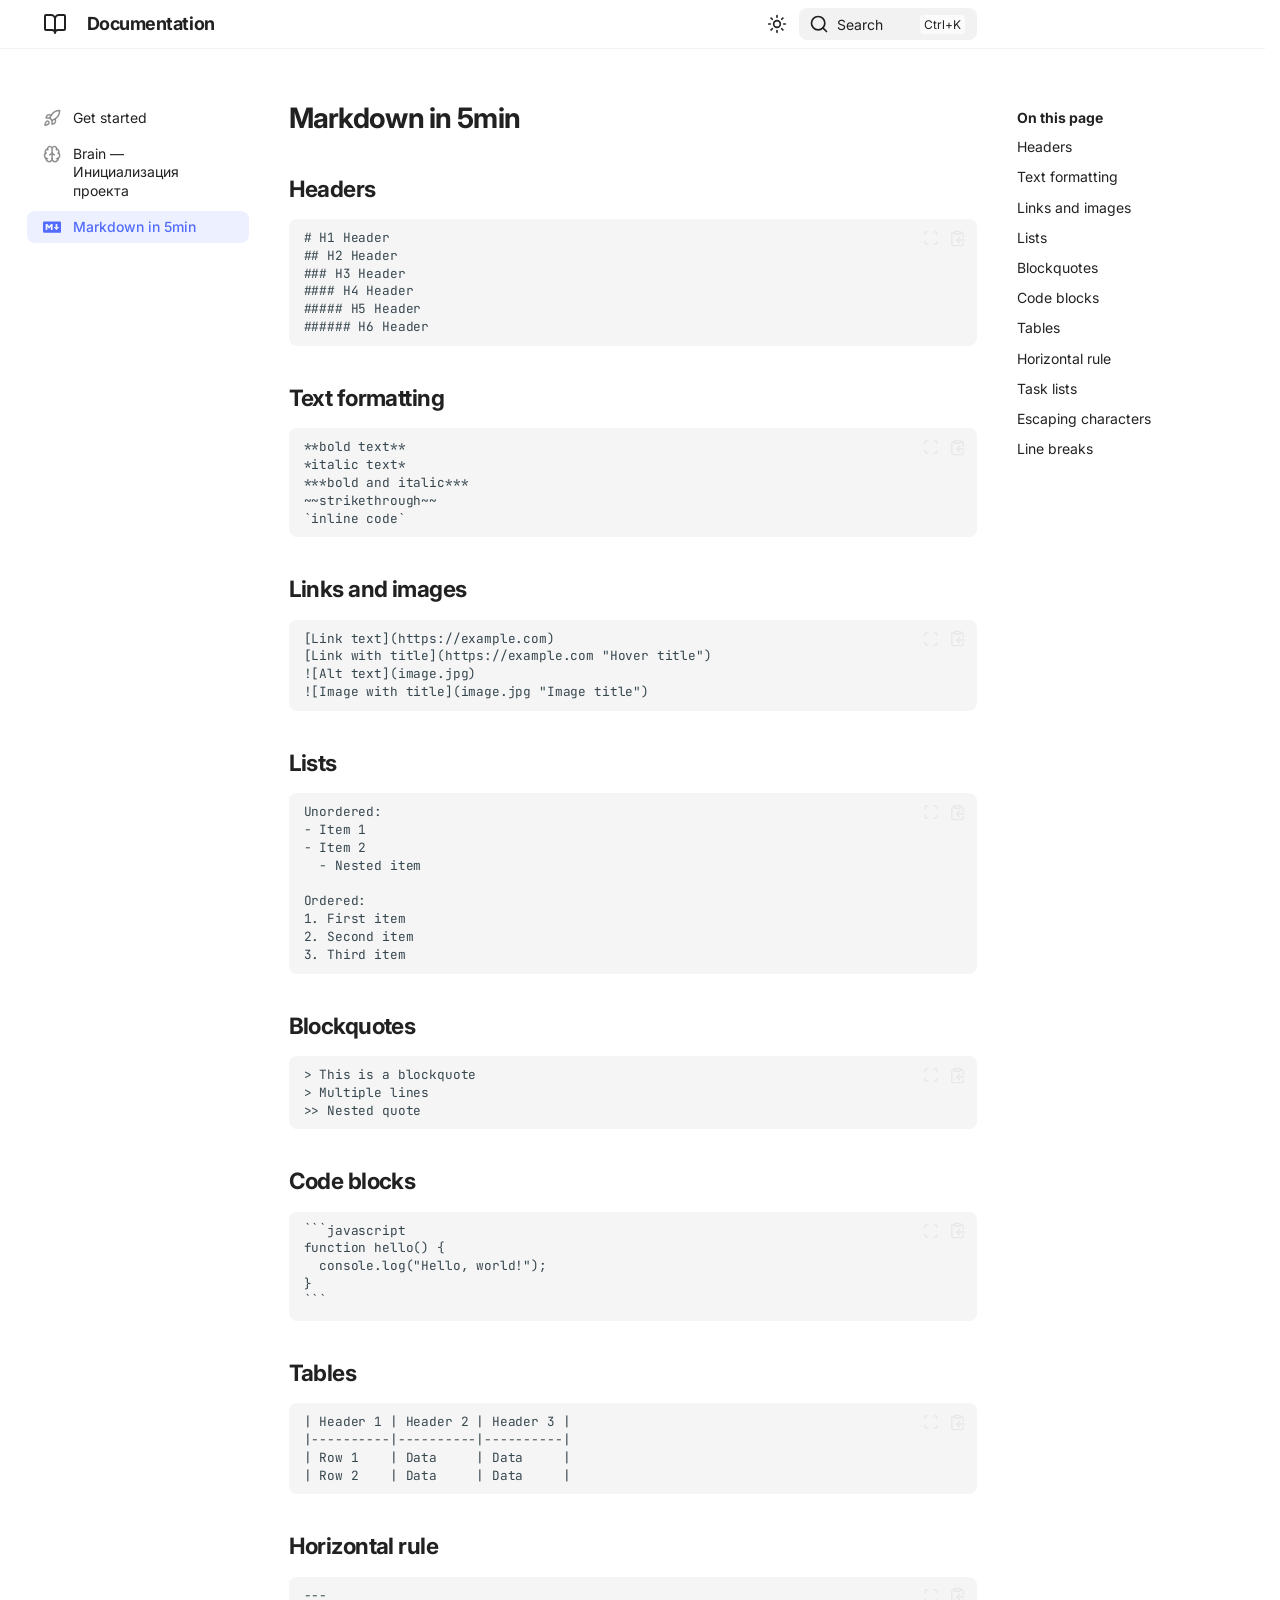
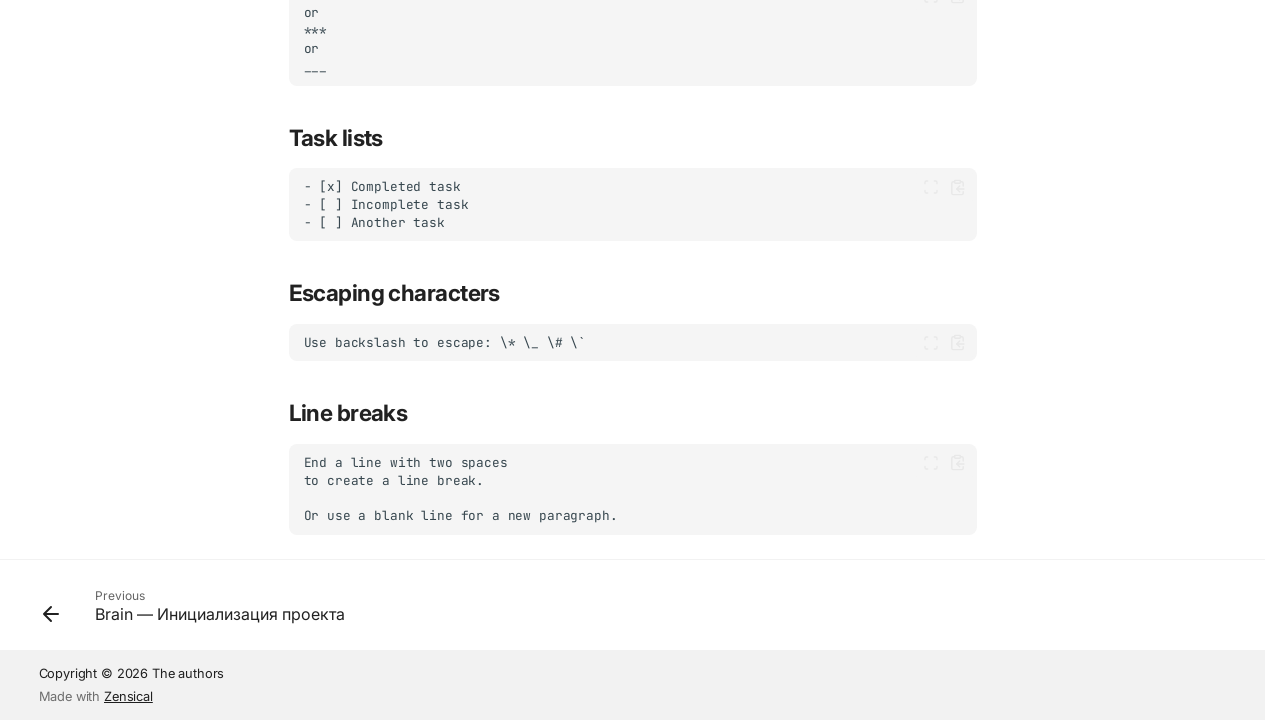
<file: site.stale-root/markdown/index.html>
<!doctype html>
<html lang="en" class="no-js">
  <head>
    
      <meta charset="utf-8">
      <meta name="viewport" content="width=device-width,initial-scale=1">
      
        <meta name="description" content="A new project generated from the default template project.">
      
      
        <meta name="author" content="<your name here>">
      
      
      
        <link rel="prev" href="../init/">
      
      
      
        
      
      
      <link rel="icon" href="../assets/images/favicon.png">
      <meta name="generator" content="zensical-0.0.32">
    
    
      
        <title>Markdown in 5min - Documentation</title>
      
    
    
      
        
      
      <link rel="stylesheet" href="../assets/stylesheets/modern/main.53a7feaf.min.css">
      
        
          
        
        <link rel="stylesheet" href="../assets/stylesheets/modern/palette.dfe2e883.min.css">
      
      


    
    
      
    
    
      
        
        
        <link rel="preconnect" href="https://fonts.gstatic.com" crossorigin>
        <link rel="stylesheet" href="https://fonts.googleapis.com/css?family=Inter:300,300i,400,400i,500,500i,700,700i%7CJetBrains+Mono:400,400i,700,700i&display=fallback">
        <style>:root{--md-text-font:"Inter";--md-code-font:"JetBrains Mono"}</style>
      
    
    
    <script>__md_scope=new URL("..",location),__md_hash=e=>[...e].reduce(((e,t)=>(e<<5)-e+t.charCodeAt(0)),0),__md_get=(e,t=localStorage,a=__md_scope)=>JSON.parse(t.getItem(a.pathname+"."+e)),__md_set=(e,t,a=localStorage,_=__md_scope)=>{try{a.setItem(_.pathname+"."+e,JSON.stringify(t))}catch(e){}},document.documentElement.setAttribute("data-platform",navigator.platform)</script>
    
      

    
    
  </head>
  
  
    
    
      
    
    
    
    
    <body dir="ltr" data-md-color-scheme="default" data-md-color-primary="indigo" data-md-color-accent="indigo">
  
    
    <input class="md-toggle" data-md-toggle="drawer" type="checkbox" id="__drawer" autocomplete="off">
    <input class="md-toggle" data-md-toggle="search" type="checkbox" id="__search" autocomplete="off">
    <label class="md-overlay" for="__drawer" aria-label="Navigation"></label>
    <div data-md-component="skip">
      
        
        <a href="#markdown-in-5min" class="md-skip">
          Skip to content
        </a>
      
    </div>
    <div data-md-component="announce">
      
    </div>
    
    
      

  

<header class="md-header md-header--shadow" data-md-component="header">
  <nav class="md-header__inner md-grid" aria-label="Header">
    <a href="./.." title="Documentation" class="md-header__button md-logo" aria-label="Documentation" data-md-component="logo">
      
  
  <svg xmlns="http://www.w3.org/2000/svg" fill="none" stroke="currentColor" stroke-linecap="round" stroke-linejoin="round" stroke-width="2" class="lucide lucide-book-open" viewBox="0 0 24 24"><path d="M12 7v14M3 18a1 1 0 0 1-1-1V4a1 1 0 0 1 1-1h5a4 4 0 0 1 4 4 4 4 0 0 1 4-4h5a1 1 0 0 1 1 1v13a1 1 0 0 1-1 1h-6a3 3 0 0 0-3 3 3 3 0 0 0-3-3z"/></svg>

    </a>
    <label class="md-header__button md-icon" for="__drawer" aria-label="Navigation">
      
      <svg xmlns="http://www.w3.org/2000/svg" fill="none" stroke="currentColor" stroke-linecap="round" stroke-linejoin="round" stroke-width="2" class="lucide lucide-menu" viewBox="0 0 24 24"><path d="M4 5h16M4 12h16M4 19h16"/></svg>
    </label>
    <div class="md-header__title" data-md-component="header-title">
      <div class="md-header__ellipsis">
        <div class="md-header__topic">
          <span class="md-ellipsis">
            Documentation
          </span>
        </div>
        <div class="md-header__topic" data-md-component="header-topic">
          <span class="md-ellipsis">
            
              Markdown in 5min
            
          </span>
        </div>
      </div>
    </div>
    
      
        <form class="md-header__option" data-md-component="palette">
  
    
    
    
    <input class="md-option" data-md-color-media="none" data-md-color-scheme="default" data-md-color-primary="indigo" data-md-color-accent="indigo"  aria-label="Switch to dark mode"  type="radio" name="__palette" id="__palette_0">
    
      <label class="md-header__button md-icon" title="Switch to dark mode" for="__palette_1" hidden>
        <svg xmlns="http://www.w3.org/2000/svg" fill="none" stroke="currentColor" stroke-linecap="round" stroke-linejoin="round" stroke-width="2" class="lucide lucide-sun" viewBox="0 0 24 24"><circle cx="12" cy="12" r="4"/><path d="M12 2v2M12 20v2M4.93 4.93l1.41 1.41M17.66 17.66l1.41 1.41M2 12h2M20 12h2M6.34 17.66l-1.41 1.41M19.07 4.93l-1.41 1.41"/></svg>
      </label>
    
  
    
    
    
    <input class="md-option" data-md-color-media="none" data-md-color-scheme="slate" data-md-color-primary="indigo" data-md-color-accent="indigo"  aria-label="Switch to light mode"  type="radio" name="__palette" id="__palette_1">
    
      <label class="md-header__button md-icon" title="Switch to light mode" for="__palette_0" hidden>
        <svg xmlns="http://www.w3.org/2000/svg" fill="none" stroke="currentColor" stroke-linecap="round" stroke-linejoin="round" stroke-width="2" class="lucide lucide-moon" viewBox="0 0 24 24"><path d="M20.985 12.486a9 9 0 1 1-9.473-9.472c.405-.022.617.46.402.803a6 6 0 0 0 8.268 8.268c.344-.215.825-.004.803.401"/></svg>
      </label>
    
  
</form>
      
    
    
      <script>var palette=__md_get("__palette");if(palette&&palette.color){if("(prefers-color-scheme)"===palette.color.media){var media=matchMedia("(prefers-color-scheme: light)"),input=document.querySelector(media.matches?"[data-md-color-media='(prefers-color-scheme: light)']":"[data-md-color-media='(prefers-color-scheme: dark)']");palette.color.media=input.getAttribute("data-md-color-media"),palette.color.scheme=input.getAttribute("data-md-color-scheme"),palette.color.primary=input.getAttribute("data-md-color-primary"),palette.color.accent=input.getAttribute("data-md-color-accent")}for(var[key,value]of Object.entries(palette.color))document.body.setAttribute("data-md-color-"+key,value)}</script>
    
    
    
      
      
        <label class="md-header__button md-icon" for="__search" aria-label="Search">
          
          <svg xmlns="http://www.w3.org/2000/svg" fill="none" stroke="currentColor" stroke-linecap="round" stroke-linejoin="round" stroke-width="2" class="lucide lucide-search" viewBox="0 0 24 24"><path d="m21 21-4.34-4.34"/><circle cx="11" cy="11" r="8"/></svg>
        </label>
        <div class="md-search" data-md-component="search" role="dialog" aria-label="Search">
  <button type="button" class="md-search__button">
    Search
  </button>
</div>
      
    
    <div class="md-header__source">
      
    </div>
  </nav>
  
</header>
    
    <div class="md-container" data-md-component="container">
      
      
        
          
        
      
      <main class="md-main" data-md-component="main">
        <div class="md-main__inner md-grid">
          
            
              
              <div class="md-sidebar md-sidebar--primary" data-md-component="sidebar" data-md-type="navigation" >
                <div class="md-sidebar__scrollwrap">
                  <div class="md-sidebar__inner">
                    



<nav class="md-nav md-nav--primary" aria-label="Navigation" data-md-level="0">
  <label class="md-nav__title" for="__drawer">
    <a href="./.." title="Documentation" class="md-nav__button md-logo" aria-label="Documentation" data-md-component="logo">
      
  
  <svg xmlns="http://www.w3.org/2000/svg" fill="none" stroke="currentColor" stroke-linecap="round" stroke-linejoin="round" stroke-width="2" class="lucide lucide-book-open" viewBox="0 0 24 24"><path d="M12 7v14M3 18a1 1 0 0 1-1-1V4a1 1 0 0 1 1-1h5a4 4 0 0 1 4 4 4 4 0 0 1 4-4h5a1 1 0 0 1 1 1v13a1 1 0 0 1-1 1h-6a3 3 0 0 0-3 3 3 3 0 0 0-3-3z"/></svg>

    </a>
    Documentation
  </label>
  
  <ul class="md-nav__list" data-md-scrollfix>
    
      
      
  
  
  
  
    <li class="md-nav__item">
      <a href="./.." class="md-nav__link">
        
  
  
    <svg xmlns="http://www.w3.org/2000/svg" fill="none" stroke="currentColor" stroke-linecap="round" stroke-linejoin="round" stroke-width="2" class="lucide lucide-rocket" viewBox="0 0 24 24"><path d="M12 15v5s3.03-.55 4-2c1.08-1.62 0-5 0-5M4.5 16.5c-1.5 1.26-2 5-2 5s3.74-.5 5-2c.71-.84.7-2.13-.09-2.91a2.18 2.18 0 0 0-2.91-.09"/><path d="M9 12a22 22 0 0 1 2-3.95A12.88 12.88 0 0 1 22 2c0 2.72-.78 7.5-6 11a22.4 22.4 0 0 1-4 2z"/><path d="M9 12H4s.55-3.03 2-4c1.62-1.08 5 .05 5 .05"/></svg>
  
  <span class="md-ellipsis">
    
  
    Get started
  

    
  </span>
  
  

      </a>
    </li>
  

    
      
      
  
  
  
  
    <li class="md-nav__item">
      <a href="../init/" class="md-nav__link">
        
  
  
    <svg xmlns="http://www.w3.org/2000/svg" fill="none" stroke="currentColor" stroke-linecap="round" stroke-linejoin="round" stroke-width="2" class="lucide lucide-brain" viewBox="0 0 24 24"><path d="M12 18V5M15 13a4.17 4.17 0 0 1-3-4 4.17 4.17 0 0 1-3 4M17.598 6.5A3 3 0 1 0 12 5a3 3 0 1 0-5.598 1.5"/><path d="M17.997 5.125a4 4 0 0 1 2.526 5.77"/><path d="M18 18a4 4 0 0 0 2-7.464"/><path d="M19.967 17.483A4 4 0 1 1 12 18a4 4 0 1 1-7.967-.517"/><path d="M6 18a4 4 0 0 1-2-7.464"/><path d="M6.003 5.125a4 4 0 0 0-2.526 5.77"/></svg>
  
  <span class="md-ellipsis">
    
  
    Brain — Инициализация проекта
  

    
  </span>
  
  

      </a>
    </li>
  

    
      
      
  
  
    
  
  
  
    <li class="md-nav__item md-nav__item--active">
      
      
      
      
        
      
      
        <label class="md-nav__link md-nav__link--active" for="__toc">
          
  
  
    <svg xmlns="http://www.w3.org/2000/svg" viewBox="0 0 24 24"><path d="M22.27 19.385H1.73A1.73 1.73 0 0 1 0 17.655V6.345a1.73 1.73 0 0 1 1.73-1.73h20.54A1.73 1.73 0 0 1 24 6.345v11.308a1.73 1.73 0 0 1-1.73 1.731zM5.769 15.923v-4.5l2.308 2.885 2.307-2.885v4.5h2.308V8.078h-2.308l-2.307 2.885-2.308-2.885H3.46v7.847zM21.232 12h-2.309V8.077h-2.307V12h-2.308l3.461 4.039z"/></svg>
  
  <span class="md-ellipsis">
    
  
    Markdown in 5min
  

    
  </span>
  
  

          <span class="md-nav__icon md-icon"></span>
        </label>
      
      <a href="././" class="md-nav__link md-nav__link--active">
        
  
  
    <svg xmlns="http://www.w3.org/2000/svg" viewBox="0 0 24 24"><path d="M22.27 19.385H1.73A1.73 1.73 0 0 1 0 17.655V6.345a1.73 1.73 0 0 1 1.73-1.73h20.54A1.73 1.73 0 0 1 24 6.345v11.308a1.73 1.73 0 0 1-1.73 1.731zM5.769 15.923v-4.5l2.308 2.885 2.307-2.885v4.5h2.308V8.078h-2.308l-2.307 2.885-2.308-2.885H3.46v7.847zM21.232 12h-2.309V8.077h-2.307V12h-2.308l3.461 4.039z"/></svg>
  
  <span class="md-ellipsis">
    
  
    Markdown in 5min
  

    
  </span>
  
  

      </a>
      
        


<nav class="md-nav md-nav--secondary" aria-label="On this page">
  
  
  
    
  
  
    <label class="md-nav__title" for="__toc">
      <span class="md-nav__icon md-icon"></span>
      On this page
    </label>
    <ul class="md-nav__list" data-md-component="toc" data-md-scrollfix>
      
        <li class="md-nav__item">
  <a href="#headers" class="md-nav__link">
    <span class="md-ellipsis">
      
        Headers
      
    </span>
  </a>
  
</li>
      
        <li class="md-nav__item">
  <a href="#text-formatting" class="md-nav__link">
    <span class="md-ellipsis">
      
        Text formatting
      
    </span>
  </a>
  
</li>
      
        <li class="md-nav__item">
  <a href="#links-and-images" class="md-nav__link">
    <span class="md-ellipsis">
      
        Links and images
      
    </span>
  </a>
  
</li>
      
        <li class="md-nav__item">
  <a href="#lists" class="md-nav__link">
    <span class="md-ellipsis">
      
        Lists
      
    </span>
  </a>
  
</li>
      
        <li class="md-nav__item">
  <a href="#blockquotes" class="md-nav__link">
    <span class="md-ellipsis">
      
        Blockquotes
      
    </span>
  </a>
  
</li>
      
        <li class="md-nav__item">
  <a href="#code-blocks" class="md-nav__link">
    <span class="md-ellipsis">
      
        Code blocks
      
    </span>
  </a>
  
</li>
      
        <li class="md-nav__item">
  <a href="#tables" class="md-nav__link">
    <span class="md-ellipsis">
      
        Tables
      
    </span>
  </a>
  
</li>
      
        <li class="md-nav__item">
  <a href="#horizontal-rule" class="md-nav__link">
    <span class="md-ellipsis">
      
        Horizontal rule
      
    </span>
  </a>
  
</li>
      
        <li class="md-nav__item">
  <a href="#task-lists" class="md-nav__link">
    <span class="md-ellipsis">
      
        Task lists
      
    </span>
  </a>
  
</li>
      
        <li class="md-nav__item">
  <a href="#escaping-characters" class="md-nav__link">
    <span class="md-ellipsis">
      
        Escaping characters
      
    </span>
  </a>
  
</li>
      
        <li class="md-nav__item">
  <a href="#line-breaks" class="md-nav__link">
    <span class="md-ellipsis">
      
        Line breaks
      
    </span>
  </a>
  
</li>
      
    </ul>
  
</nav>
      
    </li>
  

    
  </ul>
</nav>
                  </div>
                </div>
              </div>
            
            
              
              <div class="md-sidebar md-sidebar--secondary" data-md-component="sidebar" data-md-type="toc" >
                <div class="md-sidebar__scrollwrap">
                  
                    
                    
                    
                      
                    
                    
                      <input class="md-nav__toggle md-toggle" type="checkbox" id="__toc">
                      <div class="md-sidebar-button__wrapper">
                        <label class="md-sidebar-button" for="__toc"></label>
                      </div>
                    
                  
                  <div class="md-sidebar__inner">
                    


<nav class="md-nav md-nav--secondary" aria-label="On this page">
  
  
  
    
  
  
    <label class="md-nav__title" for="__toc">
      <span class="md-nav__icon md-icon"></span>
      On this page
    </label>
    <ul class="md-nav__list" data-md-component="toc" data-md-scrollfix>
      
        <li class="md-nav__item">
  <a href="#headers" class="md-nav__link">
    <span class="md-ellipsis">
      
        Headers
      
    </span>
  </a>
  
</li>
      
        <li class="md-nav__item">
  <a href="#text-formatting" class="md-nav__link">
    <span class="md-ellipsis">
      
        Text formatting
      
    </span>
  </a>
  
</li>
      
        <li class="md-nav__item">
  <a href="#links-and-images" class="md-nav__link">
    <span class="md-ellipsis">
      
        Links and images
      
    </span>
  </a>
  
</li>
      
        <li class="md-nav__item">
  <a href="#lists" class="md-nav__link">
    <span class="md-ellipsis">
      
        Lists
      
    </span>
  </a>
  
</li>
      
        <li class="md-nav__item">
  <a href="#blockquotes" class="md-nav__link">
    <span class="md-ellipsis">
      
        Blockquotes
      
    </span>
  </a>
  
</li>
      
        <li class="md-nav__item">
  <a href="#code-blocks" class="md-nav__link">
    <span class="md-ellipsis">
      
        Code blocks
      
    </span>
  </a>
  
</li>
      
        <li class="md-nav__item">
  <a href="#tables" class="md-nav__link">
    <span class="md-ellipsis">
      
        Tables
      
    </span>
  </a>
  
</li>
      
        <li class="md-nav__item">
  <a href="#horizontal-rule" class="md-nav__link">
    <span class="md-ellipsis">
      
        Horizontal rule
      
    </span>
  </a>
  
</li>
      
        <li class="md-nav__item">
  <a href="#task-lists" class="md-nav__link">
    <span class="md-ellipsis">
      
        Task lists
      
    </span>
  </a>
  
</li>
      
        <li class="md-nav__item">
  <a href="#escaping-characters" class="md-nav__link">
    <span class="md-ellipsis">
      
        Escaping characters
      
    </span>
  </a>
  
</li>
      
        <li class="md-nav__item">
  <a href="#line-breaks" class="md-nav__link">
    <span class="md-ellipsis">
      
        Line breaks
      
    </span>
  </a>
  
</li>
      
    </ul>
  
</nav>
                  </div>
                </div>
              </div>
            
          
          
            <div class="md-content" data-md-component="content">
              
                



  


              
              <article class="md-content__inner md-typeset">
                
                  

<h1 id="markdown-in-5min">Markdown in 5min<a class="headerlink" href="#markdown-in-5min" title="Permanent link">&para;</a></h1>
<h2 id="headers">Headers<a class="headerlink" href="#headers" title="Permanent link">&para;</a></h2>
<div class="language-text highlight"><pre><span></span><code><span id="__span-0-1"><a id="__codelineno-0-1" name="__codelineno-0-1" href="#__codelineno-0-1"></a># H1 Header
</span><span id="__span-0-2"><a id="__codelineno-0-2" name="__codelineno-0-2" href="#__codelineno-0-2"></a>## H2 Header
</span><span id="__span-0-3"><a id="__codelineno-0-3" name="__codelineno-0-3" href="#__codelineno-0-3"></a>### H3 Header
</span><span id="__span-0-4"><a id="__codelineno-0-4" name="__codelineno-0-4" href="#__codelineno-0-4"></a>#### H4 Header
</span><span id="__span-0-5"><a id="__codelineno-0-5" name="__codelineno-0-5" href="#__codelineno-0-5"></a>##### H5 Header
</span><span id="__span-0-6"><a id="__codelineno-0-6" name="__codelineno-0-6" href="#__codelineno-0-6"></a>###### H6 Header
</span></code></pre></div>
<h2 id="text-formatting">Text formatting<a class="headerlink" href="#text-formatting" title="Permanent link">&para;</a></h2>
<div class="language-text highlight"><pre><span></span><code><span id="__span-1-1"><a id="__codelineno-1-1" name="__codelineno-1-1" href="#__codelineno-1-1"></a>**bold text**
</span><span id="__span-1-2"><a id="__codelineno-1-2" name="__codelineno-1-2" href="#__codelineno-1-2"></a>*italic text*
</span><span id="__span-1-3"><a id="__codelineno-1-3" name="__codelineno-1-3" href="#__codelineno-1-3"></a>***bold and italic***
</span><span id="__span-1-4"><a id="__codelineno-1-4" name="__codelineno-1-4" href="#__codelineno-1-4"></a>~~strikethrough~~
</span><span id="__span-1-5"><a id="__codelineno-1-5" name="__codelineno-1-5" href="#__codelineno-1-5"></a>`inline code`
</span></code></pre></div>
<h2 id="links-and-images">Links and images<a class="headerlink" href="#links-and-images" title="Permanent link">&para;</a></h2>
<div class="language-text highlight"><pre><span></span><code><span id="__span-2-1"><a id="__codelineno-2-1" name="__codelineno-2-1" href="#__codelineno-2-1"></a>[Link text](https://example.com)
</span><span id="__span-2-2"><a id="__codelineno-2-2" name="__codelineno-2-2" href="#__codelineno-2-2"></a>[Link with title](https://example.com &quot;Hover title&quot;)
</span><span id="__span-2-3"><a id="__codelineno-2-3" name="__codelineno-2-3" href="#__codelineno-2-3"></a>![Alt text](image.jpg)
</span><span id="__span-2-4"><a id="__codelineno-2-4" name="__codelineno-2-4" href="#__codelineno-2-4"></a>![Image with title](image.jpg &quot;Image title&quot;)
</span></code></pre></div>
<h2 id="lists">Lists<a class="headerlink" href="#lists" title="Permanent link">&para;</a></h2>
<div class="language-text highlight"><pre><span></span><code><span id="__span-3-1"><a id="__codelineno-3-1" name="__codelineno-3-1" href="#__codelineno-3-1"></a>Unordered:
</span><span id="__span-3-2"><a id="__codelineno-3-2" name="__codelineno-3-2" href="#__codelineno-3-2"></a>- Item 1
</span><span id="__span-3-3"><a id="__codelineno-3-3" name="__codelineno-3-3" href="#__codelineno-3-3"></a>- Item 2
</span><span id="__span-3-4"><a id="__codelineno-3-4" name="__codelineno-3-4" href="#__codelineno-3-4"></a>  - Nested item
</span><span id="__span-3-5"><a id="__codelineno-3-5" name="__codelineno-3-5" href="#__codelineno-3-5"></a>
</span><span id="__span-3-6"><a id="__codelineno-3-6" name="__codelineno-3-6" href="#__codelineno-3-6"></a>Ordered:
</span><span id="__span-3-7"><a id="__codelineno-3-7" name="__codelineno-3-7" href="#__codelineno-3-7"></a>1. First item
</span><span id="__span-3-8"><a id="__codelineno-3-8" name="__codelineno-3-8" href="#__codelineno-3-8"></a>2. Second item
</span><span id="__span-3-9"><a id="__codelineno-3-9" name="__codelineno-3-9" href="#__codelineno-3-9"></a>3. Third item
</span></code></pre></div>
<h2 id="blockquotes">Blockquotes<a class="headerlink" href="#blockquotes" title="Permanent link">&para;</a></h2>
<div class="language-text highlight"><pre><span></span><code><span id="__span-4-1"><a id="__codelineno-4-1" name="__codelineno-4-1" href="#__codelineno-4-1"></a>&gt; This is a blockquote
</span><span id="__span-4-2"><a id="__codelineno-4-2" name="__codelineno-4-2" href="#__codelineno-4-2"></a>&gt; Multiple lines
</span><span id="__span-4-3"><a id="__codelineno-4-3" name="__codelineno-4-3" href="#__codelineno-4-3"></a>&gt;&gt; Nested quote
</span></code></pre></div>
<h2 id="code-blocks">Code blocks<a class="headerlink" href="#code-blocks" title="Permanent link">&para;</a></h2>
<div class="language-text highlight"><pre><span></span><code><span id="__span-5-1"><a id="__codelineno-5-1" name="__codelineno-5-1" href="#__codelineno-5-1"></a>```javascript
</span><span id="__span-5-2"><a id="__codelineno-5-2" name="__codelineno-5-2" href="#__codelineno-5-2"></a>function hello() {
</span><span id="__span-5-3"><a id="__codelineno-5-3" name="__codelineno-5-3" href="#__codelineno-5-3"></a>  console.log(&quot;Hello, world!&quot;);
</span><span id="__span-5-4"><a id="__codelineno-5-4" name="__codelineno-5-4" href="#__codelineno-5-4"></a>}
</span><span id="__span-5-5"><a id="__codelineno-5-5" name="__codelineno-5-5" href="#__codelineno-5-5"></a>```
</span></code></pre></div>
<h2 id="tables">Tables<a class="headerlink" href="#tables" title="Permanent link">&para;</a></h2>
<div class="language-text highlight"><pre><span></span><code><span id="__span-6-1"><a id="__codelineno-6-1" name="__codelineno-6-1" href="#__codelineno-6-1"></a>| Header 1 | Header 2 | Header 3 |
</span><span id="__span-6-2"><a id="__codelineno-6-2" name="__codelineno-6-2" href="#__codelineno-6-2"></a>|----------|----------|----------|
</span><span id="__span-6-3"><a id="__codelineno-6-3" name="__codelineno-6-3" href="#__codelineno-6-3"></a>| Row 1    | Data     | Data     |
</span><span id="__span-6-4"><a id="__codelineno-6-4" name="__codelineno-6-4" href="#__codelineno-6-4"></a>| Row 2    | Data     | Data     |
</span></code></pre></div>
<h2 id="horizontal-rule">Horizontal rule<a class="headerlink" href="#horizontal-rule" title="Permanent link">&para;</a></h2>
<div class="language-text highlight"><pre><span></span><code><span id="__span-7-1"><a id="__codelineno-7-1" name="__codelineno-7-1" href="#__codelineno-7-1"></a>---
</span><span id="__span-7-2"><a id="__codelineno-7-2" name="__codelineno-7-2" href="#__codelineno-7-2"></a>or
</span><span id="__span-7-3"><a id="__codelineno-7-3" name="__codelineno-7-3" href="#__codelineno-7-3"></a>***
</span><span id="__span-7-4"><a id="__codelineno-7-4" name="__codelineno-7-4" href="#__codelineno-7-4"></a>or
</span><span id="__span-7-5"><a id="__codelineno-7-5" name="__codelineno-7-5" href="#__codelineno-7-5"></a>___
</span></code></pre></div>
<h2 id="task-lists">Task lists<a class="headerlink" href="#task-lists" title="Permanent link">&para;</a></h2>
<div class="language-text highlight"><pre><span></span><code><span id="__span-8-1"><a id="__codelineno-8-1" name="__codelineno-8-1" href="#__codelineno-8-1"></a>- [x] Completed task
</span><span id="__span-8-2"><a id="__codelineno-8-2" name="__codelineno-8-2" href="#__codelineno-8-2"></a>- [ ] Incomplete task
</span><span id="__span-8-3"><a id="__codelineno-8-3" name="__codelineno-8-3" href="#__codelineno-8-3"></a>- [ ] Another task
</span></code></pre></div>
<h2 id="escaping-characters">Escaping characters<a class="headerlink" href="#escaping-characters" title="Permanent link">&para;</a></h2>
<div class="language-text highlight"><pre><span></span><code><span id="__span-9-1"><a id="__codelineno-9-1" name="__codelineno-9-1" href="#__codelineno-9-1"></a>Use backslash to escape: \* \_ \# \`
</span></code></pre></div>
<h2 id="line-breaks">Line breaks<a class="headerlink" href="#line-breaks" title="Permanent link">&para;</a></h2>
<div class="language-text highlight"><pre><span></span><code><span id="__span-10-1"><a id="__codelineno-10-1" name="__codelineno-10-1" href="#__codelineno-10-1"></a>End a line with two spaces  
</span><span id="__span-10-2"><a id="__codelineno-10-2" name="__codelineno-10-2" href="#__codelineno-10-2"></a>to create a line break.
</span><span id="__span-10-3"><a id="__codelineno-10-3" name="__codelineno-10-3" href="#__codelineno-10-3"></a>
</span><span id="__span-10-4"><a id="__codelineno-10-4" name="__codelineno-10-4" href="#__codelineno-10-4"></a>Or use a blank line for a new paragraph.
</span></code></pre></div>









  
  






                
              </article>
            </div>
          
          
  <script>var tabs=__md_get("__tabs");if(Array.isArray(tabs))e:for(var set of document.querySelectorAll(".tabbed-set")){var labels=set.querySelector(".tabbed-labels");for(var tab of tabs)for(var label of labels.getElementsByTagName("label"))if(label.innerText.trim()===tab){var input=document.getElementById(label.htmlFor);input.checked=!0;continue e}}</script>

<script>var target=document.getElementById(location.hash.slice(1));target&&target.name&&(target.checked=target.name.startsWith("__tabbed_"))</script>
        </div>
        
          <button type="button" class="md-top md-icon" data-md-component="top" hidden>
  
  <svg xmlns="http://www.w3.org/2000/svg" fill="none" stroke="currentColor" stroke-linecap="round" stroke-linejoin="round" stroke-width="2" class="lucide lucide-circle-arrow-up" viewBox="0 0 24 24"><circle cx="12" cy="12" r="10"/><path d="m16 12-4-4-4 4M12 16V8"/></svg>
  Back to top
</button>
        
      </main>
      
        <footer class="md-footer">
  
    
      
      <nav class="md-footer__inner md-grid" aria-label="Footer" >
        
          
          <a href="../init/" class="md-footer__link md-footer__link--prev" aria-label="Previous: Brain — Инициализация проекта">
            <div class="md-footer__button md-icon">
              
              <svg xmlns="http://www.w3.org/2000/svg" fill="none" stroke="currentColor" stroke-linecap="round" stroke-linejoin="round" stroke-width="2" class="lucide lucide-arrow-left" viewBox="0 0 24 24"><path d="m12 19-7-7 7-7M19 12H5"/></svg>
            </div>
            <div class="md-footer__title">
              <span class="md-footer__direction">
                Previous
              </span>
              <div class="md-ellipsis">
                Brain — Инициализация проекта
              </div>
            </div>
          </a>
        
        
      </nav>
    
  
  <div class="md-footer-meta md-typeset">
    <div class="md-footer-meta__inner md-grid">
      <div class="md-copyright">
  
    <div class="md-copyright__highlight">
      Copyright &copy; 2026 The authors

    </div>
  
  
    Made with
    <a href="https://zensical.org/" target="_blank" rel="noopener">
      Zensical
    </a>
  
</div>
      
    </div>
  </div>
</footer>
      
    </div>
    <div class="md-dialog" data-md-component="dialog">
      <div class="md-dialog__inner md-typeset"></div>
    </div>
    
    
    
      
      
      <script id="__config" type="application/json">{"annotate":null,"base":"..","features":["announce.dismiss","content.code.annotate","content.code.copy","content.code.select","content.footnote.tooltips","content.tabs.link","content.tooltips","navigation.footer","navigation.indexes","navigation.instant","navigation.instant.prefetch","navigation.path","navigation.sections","navigation.top","navigation.tracking","search.highlight"],"search":"../assets/javascripts/workers/search.e2d2d235.min.js","tags":null,"translations":{"clipboard.copied":"Copied to clipboard","clipboard.copy":"Copy to clipboard","search.result.more.one":"1 more on this page","search.result.more.other":"# more on this page","search.result.none":"No matching documents","search.result.one":"1 matching document","search.result.other":"# matching documents","search.result.placeholder":"Type to start searching","search.result.term.missing":"Missing","select.version":"Select version"},"version":null}</script>
    
    
      <script src="../assets/javascripts/bundle.91a19a9e.min.js"></script>
      
    
  </body>
</html>
</file>
<file: site.stale-root-2/stylesheets/extra.css>
:root {
  --cofi-bg: #060606;
  --cofi-panel: #121212;
  --cofi-panel-soft: #181818;
  --cofi-panel-strong: #1e1e1e;
  --cofi-line: rgba(255, 255, 255, 0.1);
  --cofi-line-strong: rgba(255, 255, 255, 0.18);
  --cofi-text: #f5f5f5;
  --cofi-muted: #bbbbbb;
  --cofi-accent: #fc7575;
  --cofi-accent-strong: #ef7273;
  --cofi-glow: rgba(252, 117, 117, 0.18);
  --cofi-radius-xl: 32px;
  --cofi-radius-lg: 24px;
  --cofi-radius-md: 18px;
  --cofi-shadow: 0 30px 80px rgba(0, 0, 0, 0.35);
}

body[data-md-color-scheme="slate"] {
  background:
    radial-gradient(circle at top right, rgba(252, 117, 117, 0.14), transparent 24rem),
    radial-gradient(circle at top left, rgba(255, 255, 255, 0.06), transparent 28rem),
    var(--cofi-bg);
}

body[data-md-color-scheme="slate"] .md-header,
body[data-md-color-scheme="slate"] .md-tabs {
  background: rgba(10, 10, 10, 0.92);
  backdrop-filter: blur(18px);
}

body[data-md-color-scheme="slate"] .md-header {
  border-bottom: 1px solid var(--cofi-line);
}

body[data-md-color-scheme="slate"] .md-grid {
  max-width: min(1760px, calc(100vw - 48px));
}

body[data-md-color-scheme="slate"] .md-main__inner {
  gap: 2rem;
}

body[data-md-color-scheme="slate"] .md-sidebar--primary,
body[data-md-color-scheme="slate"] .md-sidebar--secondary {
  align-self: start;
}

body[data-md-color-scheme="slate"] .md-typeset {
  color: var(--cofi-text);
}

body[data-md-color-scheme="slate"] .md-content__inner {
  max-width: 90rem;
  margin: 0 auto;
  padding-bottom: 4rem;
}

body[data-md-color-scheme="slate"] .md-typeset h1,
body[data-md-color-scheme="slate"] .md-typeset h2,
body[data-md-color-scheme="slate"] .md-typeset h3 {
  letter-spacing: -0.03em;
}

body[data-md-color-scheme="slate"] .md-typeset a {
  color: var(--cofi-accent);
}

body[data-md-color-scheme="slate"] .md-typeset code {
  border-radius: 0.5rem;
}

.kb-hero {
  display: grid;
  grid-template-columns: minmax(0, 1.45fr) minmax(280px, 0.7fr);
  gap: 1.5rem;
  align-items: stretch;
  margin: 0 0 2rem;
}

.kb-hero__content,
.kb-hero__aside,
.kb-card,
.kb-flow__item,
.alert-panel,
.info-card,
.summary-card,
.media-frame {
  border: 1px solid var(--cofi-line);
  box-shadow: var(--cofi-shadow);
}

.kb-hero__content {
  position: relative;
  overflow: hidden;
  padding: 2.4rem;
  border-radius: var(--cofi-radius-xl);
  background:
    linear-gradient(145deg, rgba(252, 117, 117, 0.16), rgba(252, 117, 117, 0) 45%),
    linear-gradient(180deg, rgba(255, 255, 255, 0.05), rgba(255, 255, 255, 0)),
    #0f0f10;
}

.kb-hero__content::after {
  content: "";
  position: absolute;
  inset: auto -4rem -4rem auto;
  width: 16rem;
  height: 16rem;
  background:
    radial-gradient(circle, rgba(252, 117, 117, 0.22), transparent 60%);
  pointer-events: none;
}

.kb-eyebrow {
  display: inline-flex;
  align-items: center;
  gap: 0.5rem;
  margin: 0 0 1rem;
  color: var(--cofi-accent);
  font-size: 0.82rem;
  font-weight: 700;
  letter-spacing: 0.12em;
  text-transform: uppercase;
}

.kb-hero h1 {
  max-width: 14ch;
  margin: 0;
  font-size: clamp(2.7rem, 4vw, 4.8rem);
  line-height: 0.98;
}

.kb-lead,
.article-intro {
  max-width: 68ch;
  color: var(--cofi-muted);
  font-size: 1.08rem;
  line-height: 1.8;
}

.kb-actions {
  display: flex;
  flex-wrap: wrap;
  gap: 0.9rem;
  margin-top: 1.8rem;
}

.kb-button {
  display: inline-flex;
  align-items: center;
  justify-content: center;
  min-height: 3rem;
  padding: 0.8rem 1.2rem;
  border-radius: 999px;
  font-weight: 600;
  text-decoration: none !important;
}

.kb-button--primary {
  background: var(--cofi-accent);
  color: #120b0b !important;
}

.kb-button--secondary {
  background: rgba(255, 255, 255, 0.05);
  color: var(--cofi-text) !important;
  border: 1px solid var(--cofi-line-strong);
}

.kb-hero__aside {
  display: grid;
  gap: 1rem;
  padding: 1rem;
  border-radius: var(--cofi-radius-xl);
  background:
    linear-gradient(180deg, rgba(255, 255, 255, 0.04), rgba(255, 255, 255, 0.02)),
    #101011;
}

.kb-stat {
  padding: 1.25rem;
  border-radius: var(--cofi-radius-lg);
  background: var(--cofi-panel-soft);
}

.kb-stat strong {
  display: block;
  margin-bottom: 0.45rem;
  color: var(--cofi-accent);
  font-size: 2rem;
}

.kb-stat span {
  color: var(--cofi-muted);
  line-height: 1.5;
}

.kb-card-grid,
.compare-grid,
.summary-grid,
.kb-flow {
  display: grid;
  gap: 1rem;
}

.kb-card-grid {
  grid-template-columns: repeat(3, minmax(0, 1fr));
}

.kb-card-grid--single {
  grid-template-columns: minmax(0, 1fr);
}

.kb-card,
.kb-flow__item,
.info-card,
.summary-card {
  padding: 1.4rem;
  border-radius: var(--cofi-radius-lg);
  background: linear-gradient(180deg, rgba(255, 255, 255, 0.03), rgba(255, 255, 255, 0.02));
}

.kb-card--feature {
  background:
    linear-gradient(135deg, rgba(252, 117, 117, 0.12), rgba(252, 117, 117, 0) 45%),
    var(--cofi-panel);
}

.kb-card p,
.kb-flow__item p,
.info-card p,
.summary-card p,
.step-copy p {
  color: var(--cofi-muted);
  line-height: 1.75;
}

.kb-card a,
.kb-flow__item a {
  font-weight: 600;
}

.kb-card__note {
  color: var(--cofi-muted);
  font-size: 0.95rem;
}

.kb-flow {
  grid-template-columns: repeat(3, minmax(0, 1fr));
}

.article-intro {
  margin: 0 0 1.5rem;
}

.alert-panel {
  display: grid;
  grid-template-columns: 8.5rem 1fr;
  gap: 1rem;
  margin: 1.5rem 0 2rem;
  padding: 1.2rem;
  border-radius: var(--cofi-radius-lg);
  background:
    linear-gradient(180deg, rgba(252, 117, 117, 0.12), rgba(252, 117, 117, 0.05)),
    var(--cofi-panel);
}

.alert-panel__label {
  display: grid;
  place-items: center;
  min-height: 5rem;
  border-radius: 1rem;
  background: rgba(255, 255, 255, 0.06);
  color: var(--cofi-accent);
  font-weight: 700;
}

.compare-grid {
  grid-template-columns: repeat(2, minmax(0, 1fr));
}

.info-card--soft {
  background:
    linear-gradient(180deg, rgba(255, 255, 255, 0.05), rgba(255, 255, 255, 0.02)),
    var(--cofi-panel);
}

.info-card--accent {
  background:
    linear-gradient(180deg, rgba(252, 117, 117, 0.16), rgba(252, 117, 117, 0.05)),
    var(--cofi-panel);
}

.info-card--success {
  background:
    linear-gradient(180deg, rgba(255, 255, 255, 0.07), rgba(255, 255, 255, 0.03)),
    var(--cofi-panel);
}

.step-grid,
.step-layout {
  display: grid;
  gap: 1.4rem;
  align-items: start;
}

.step-grid {
  grid-template-columns: 260px minmax(0, 1fr);
}

.step-layout {
  grid-template-columns: minmax(0, 1.25fr) minmax(300px, 0.9fr);
}

.media-frame {
  padding: 1.1rem;
  border-radius: var(--cofi-radius-lg);
  background:
    radial-gradient(circle at top right, var(--cofi-glow), transparent 45%),
    var(--cofi-panel-strong);
}

.media-frame img {
  display: block;
  width: 100%;
  height: auto;
  border-radius: 1rem;
}

.media-frame--icon img {
  max-width: 12rem;
  margin: 0 auto;
}

.inline-callout {
  display: inline-flex;
  padding: 0.8rem 1rem;
  border-radius: 1rem;
  background: rgba(255, 255, 255, 0.05);
  color: var(--cofi-text) !important;
}

.callout-stack {
  display: grid;
  gap: 1rem;
}

.summary-grid {
  grid-template-columns: repeat(3, minmax(0, 1fr));
}

@media screen and (max-width: 1219px) {
  body[data-md-color-scheme="slate"] .md-grid {
    max-width: calc(100vw - 32px);
  }
}

@media screen and (max-width: 1100px) {
  .kb-hero,
  .step-layout,
  .compare-grid,
  .summary-grid,
  .kb-card-grid,
  .kb-flow {
    grid-template-columns: 1fr;
  }

  .step-grid,
  .alert-panel {
    grid-template-columns: 1fr;
  }

  .kb-hero h1 {
    max-width: none;
  }
}

@media screen and (max-width: 760px) {
  body[data-md-color-scheme="slate"] .md-grid {
    max-width: calc(100vw - 20px);
  }

  .kb-hero__content,
  .kb-hero__aside,
  .kb-card,
  .kb-flow__item,
  .info-card,
  .summary-card,
  .media-frame,
  .alert-panel {
    padding: 1rem;
  }

  .kb-actions {
    flex-direction: column;
  }

  .kb-button {
    width: 100%;
  }
}
</file>
<file: site.stale-root-2/assets/stylesheets/modern/main.53a7feaf.min.css>
@charset "UTF-8";html{-webkit-text-size-adjust:none;-moz-text-size-adjust:none;text-size-adjust:none;box-sizing:border-box}*,:after,:before{box-sizing:inherit}@media (prefers-reduced-motion){*,:after,:before{transition:none!important}}body{margin:0}a,button,input,label{-webkit-tap-highlight-color:transparent}a{color:inherit;text-decoration:none}hr{border:0;box-sizing:initial;display:block;height:.05rem;overflow:visible;padding:0}small{font-size:80%}sub,sup{line-height:1em}img{border-style:none}table{border-collapse:initial;border-spacing:0}td,th{font-weight:400;vertical-align:top}button{background:#0000;border:0;font-family:inherit;font-size:inherit;margin:0;padding:0}input{border:0;outline:none}:root{--md-primary-fg-color:#4051b5;--md-primary-fg-color--light:#5d6cc0;--md-primary-fg-color--dark:#303fa1;--md-primary-bg-color:#fff;--md-primary-bg-color--light:#ffffffb3;--md-accent-fg-color:#526cfe;--md-accent-fg-color--transparent:#526cfe1a;--md-accent-bg-color:#fff;--md-accent-bg-color--light:#ffffffb3}[data-md-color-scheme=default]{color-scheme:light}[data-md-color-scheme=default] img[src$="#gh-dark-mode-only"],[data-md-color-scheme=default] img[src$="#only-dark"]{display:none}:root,[data-md-color-scheme=default]{--md-hue:225deg;--md-default-fg-color:#000000de;--md-default-fg-color--light:#0000008c;--md-default-fg-color--lighter:#00000052;--md-default-fg-color--lightest:#0000000d;--md-default-bg-color:#fff;--md-default-bg-color--light:#ffffffb3;--md-default-bg-color--lighter:#ffffff4d;--md-default-bg-color--lightest:#ffffff1f;--md-code-fg-color:#36464e;--md-code-bg-color:#f5f5f5;--md-code-bg-color--light:#f5f5f5b3;--md-code-bg-color--lighter:#f5f5f54d;--md-code-hl-color:#4287ff;--md-code-hl-color--light:#4287ff1a;--md-code-hl-number-color:#d52a2a;--md-code-hl-special-color:#db1457;--md-code-hl-function-color:#a846b9;--md-code-hl-constant-color:#6e59d9;--md-code-hl-keyword-color:#3f6ec6;--md-code-hl-string-color:#1c7d4d;--md-code-hl-name-color:var(--md-code-fg-color);--md-code-hl-operator-color:var(--md-default-fg-color--light);--md-code-hl-punctuation-color:var(--md-default-fg-color--light);--md-code-hl-comment-color:var(--md-default-fg-color--light);--md-code-hl-generic-color:var(--md-default-fg-color--light);--md-code-hl-variable-color:var(--md-default-fg-color--light);--md-typeset-color:var(--md-default-fg-color);--md-typeset-a-color:var(--md-primary-fg-color);--md-typeset-del-color:#f5503d26;--md-typeset-ins-color:#0bd57026;--md-typeset-kbd-color:#fafafa;--md-typeset-kbd-accent-color:#fff;--md-typeset-kbd-border-color:#b8b8b8;--md-typeset-mark-color:#ffff0080;--md-typeset-table-color:#0000001f;--md-typeset-table-color--light:rgba(0,0,0,.035);--md-admonition-fg-color:var(--md-default-fg-color);--md-admonition-bg-color:var(--md-default-bg-color);--md-warning-fg-color:#000000de;--md-warning-bg-color:#ff9;--md-shadow-z1:0 0.2rem 0.5rem #0000000d,0 0 0.05rem #0000001a;--md-shadow-z2:0 0.2rem 0.5rem #0000001a,0 0 0.05rem #00000040;--md-shadow-z3:0 0.2rem 0.5rem #0003,0 0 0.05rem #00000059;--color-foreground:0 0 0;--color-background:255 255 255;--color-background-subtle:240 240 240;--color-backdrop:255 255 255}.md-icon svg{fill:currentcolor;display:block;height:1.2rem;width:1.2rem}.md-icon svg.lucide{fill:#0000;stroke:currentcolor}body{-webkit-font-smoothing:antialiased;-moz-osx-font-smoothing:grayscale;--md-text-font-family:var(--md-text-font,_),-apple-system,BlinkMacSystemFont,Helvetica,Arial,sans-serif;--md-code-font-family:var(--md-code-font,_),SFMono-Regular,Consolas,Menlo,monospace}aside,body,input{font-feature-settings:"kern","liga";color:var(--md-typeset-color);font-family:var(--md-text-font-family)}code,kbd,pre{font-feature-settings:"kern";font-family:var(--md-code-font-family)}:root{--md-typeset-table-sort-icon:url('data:image/svg+xml;charset=utf-8,<svg xmlns="http://www.w3.org/2000/svg" fill="none" stroke="currentColor" stroke-linecap="round" stroke-linejoin="round" stroke-width="2" class="lucide lucide-arrow-down-up" viewBox="0 0 24 24"><path d="m3 16 4 4 4-4m-4 4V4m14 4-4-4-4 4m4-4v16"/></svg>');--md-typeset-table-sort-icon--asc:url('data:image/svg+xml;charset=utf-8,<svg xmlns="http://www.w3.org/2000/svg" fill="none" stroke="currentColor" stroke-linecap="round" stroke-linejoin="round" stroke-width="2" class="lucide lucide-arrow-down-narrow-wide" viewBox="0 0 24 24"><path d="m3 16 4 4 4-4m-4 4V4m4 0h4m-4 4h7m-7 4h10"/></svg>');--md-typeset-table-sort-icon--desc:url('data:image/svg+xml;charset=utf-8,<svg xmlns="http://www.w3.org/2000/svg" fill="none" stroke="currentColor" stroke-linecap="round" stroke-linejoin="round" stroke-width="2" class="lucide lucide-arrow-up-narrow-wide" viewBox="0 0 24 24"><path d="m3 8 4-4 4 4M7 4v16m4-8h4m-4 4h7m-7 4h10"/></svg>');--md-typeset-preview-icon:url('data:image/svg+xml;charset=utf-8,<svg xmlns="http://www.w3.org/2000/svg" fill="none" stroke="currentColor" stroke-linecap="round" stroke-linejoin="round" stroke-width="2" class="lucide lucide-mouse-pointer-2" viewBox="0 0 24 24"><path d="M4.037 4.688a.495.495 0 0 1 .651-.651l16 6.5a.5.5 0 0 1-.063.947l-6.124 1.58a2 2 0 0 0-1.438 1.435l-1.579 6.126a.5.5 0 0 1-.947.063z"/></svg>')}.md-typeset{-webkit-print-color-adjust:exact;color-adjust:exact;font-size:.75rem;letter-spacing:-.01em;line-height:1.8;overflow-wrap:break-word}@media print{.md-typeset{font-size:.68rem}}.md-typeset blockquote,.md-typeset dl,.md-typeset figure,.md-typeset ol,.md-typeset pre,.md-typeset ul{margin-bottom:1em;margin-top:1em}.md-typeset h1{color:var(--md-default-fg-color);font-size:1.875em;line-height:1.3;margin:0 0 1.25em}.md-typeset h1,.md-typeset h2{font-weight:700;letter-spacing:-.025em}.md-typeset h2{font-size:1.5em;line-height:1.4;margin:1.6em 0 .64em}.md-typeset h3{font-size:1.25em;font-weight:700;letter-spacing:-.01em;line-height:1.5;margin:1.6em 0 .8em}.md-typeset h2+h3{margin-top:.8em}.md-typeset h4{font-weight:700;letter-spacing:-.01em;margin:1em 0}.md-typeset h5,.md-typeset h6{color:var(--md-default-fg-color--light);font-size:.8em;font-weight:700;letter-spacing:-.01em;margin:1.25em 0}.md-typeset h5{text-transform:uppercase}.md-typeset h5 code{text-transform:none}.md-typeset hr{border-bottom:.05rem solid var(--md-default-fg-color--lightest);display:flow-root;margin:1.5em 0}.md-typeset a{color:var(--md-typeset-a-color);text-decoration:underline;word-break:break-word}.md-typeset a,.md-typeset a:before{transition:color 125ms}.md-typeset a:focus,.md-typeset a:hover{color:var(--md-accent-fg-color)}.md-typeset a:focus code,.md-typeset a:hover code{background-color:var(--md-accent-fg-color--transparent);color:var(--md-accent-fg-color)}.md-typeset a code{color:var(--md-typeset-a-color)}.md-typeset a.focus-visible{outline-color:var(--md-accent-fg-color);outline-offset:.2rem}.md-typeset code,.md-typeset kbd,.md-typeset pre{color:var(--md-code-fg-color);direction:ltr;font-variant-ligatures:none;transition:background-color 125ms}@media print{.md-typeset code,.md-typeset kbd,.md-typeset pre{white-space:pre-wrap}}.md-typeset code{background-color:var(--md-code-bg-color);border-radius:.2rem;-webkit-box-decoration-break:clone;box-decoration-break:clone;font-size:.85em;padding:.25em .4em;transition:color 125ms,background-color 125ms;word-break:break-word}.md-typeset code:not(.focus-visible){-webkit-tap-highlight-color:transparent;outline:none}.md-typeset pre{display:flow-root;line-height:1.4;position:relative}.md-typeset pre>code{border-radius:.4rem;-webkit-box-decoration-break:slice;box-decoration-break:slice;box-shadow:none;display:block;margin:0;outline-color:var(--md-accent-fg-color);overflow:auto;padding:.7720588235em 1.1764705882em;scrollbar-color:var(--md-default-fg-color--lighter) #0000;scrollbar-width:thin;touch-action:auto;word-break:normal}.md-typeset pre>code:hover{scrollbar-color:var(--md-accent-fg-color) #0000}.md-typeset pre>code::-webkit-scrollbar{height:.2rem;width:.2rem}.md-typeset pre>code::-webkit-scrollbar-thumb{background-color:var(--md-default-fg-color--lighter)}.md-typeset pre>code::-webkit-scrollbar-thumb:hover{background-color:var(--md-accent-fg-color)}.md-typeset kbd{border-radius:.2rem;box-shadow:0 0 0 .05rem var(--md-typeset-kbd-border-color),0 .15rem 0 var(--md-typeset-kbd-border-color);color:var(--md-default-fg-color);display:inline-block;font-size:.75em;padding:0 .6666666667em;vertical-align:text-top;word-break:break-word}.md-typeset mark{background-color:var(--md-typeset-mark-color);-webkit-box-decoration-break:clone;box-decoration-break:clone;color:inherit;word-break:break-word}.md-typeset abbr{border-bottom:.05rem dotted var(--md-default-fg-color--light);cursor:help;text-decoration:none}.md-typeset [data-preview]{position:relative}[dir=ltr] .md-typeset [data-preview]:after{margin-left:.125em}[dir=rtl] .md-typeset [data-preview]:after{margin-right:.125em}.md-typeset [data-preview]:after{background-color:currentcolor;content:"";display:inline-block;height:.8em;-webkit-mask-image:var(--md-typeset-preview-icon);mask-image:var(--md-typeset-preview-icon);-webkit-mask-repeat:no-repeat;mask-repeat:no-repeat;-webkit-mask-size:contain;mask-size:contain;transition:background-color 125ms;vertical-align:text-top;width:.8em}.md-typeset small{opacity:.75}[dir=ltr] .md-typeset sub,[dir=ltr] .md-typeset sup{margin-left:.078125em}[dir=rtl] .md-typeset sub,[dir=rtl] .md-typeset sup{margin-right:.078125em}[dir=ltr] .md-typeset blockquote{padding-left:.6rem}[dir=rtl] .md-typeset blockquote{padding-right:.6rem}[dir=ltr] .md-typeset blockquote{border-left:.2rem solid var(--md-default-fg-color--lighter)}[dir=rtl] .md-typeset blockquote{border-right:.2rem solid var(--md-default-fg-color--lighter)}.md-typeset blockquote{color:var(--md-default-fg-color--light);margin-left:0;margin-right:0}.md-typeset ul{list-style-type:disc}.md-typeset ul[type]{list-style-type:revert-layer}[dir=ltr] .md-typeset ol,[dir=ltr] .md-typeset ul{margin-left:.625em}[dir=rtl] .md-typeset ol,[dir=rtl] .md-typeset ul{margin-right:.625em}.md-typeset ol,.md-typeset ul{padding:0}.md-typeset ol:not([hidden]),.md-typeset ul:not([hidden]){display:flow-root}.md-typeset ol ol,.md-typeset ul ol{list-style-type:lower-alpha}.md-typeset ol ol ol,.md-typeset ul ol ol{list-style-type:lower-roman}.md-typeset ol ol ol ol,.md-typeset ul ol ol ol{list-style-type:upper-alpha}.md-typeset ol ol ol ol ol,.md-typeset ul ol ol ol ol{list-style-type:upper-roman}.md-typeset ol[type],.md-typeset ul[type]{list-style-type:revert-layer}[dir=ltr] .md-typeset ol li,[dir=ltr] .md-typeset ul li{margin-left:1.25em}[dir=rtl] .md-typeset ol li,[dir=rtl] .md-typeset ul li{margin-right:1.25em}.md-typeset ol li,.md-typeset ul li{margin-bottom:.5em}.md-typeset ol li blockquote,.md-typeset ol li p,.md-typeset ul li blockquote,.md-typeset ul li p{margin:.5em 0}.md-typeset ol li:last-child,.md-typeset ul li:last-child{margin-bottom:0}[dir=ltr] .md-typeset ol li ol,[dir=ltr] .md-typeset ol li ul,[dir=ltr] .md-typeset ul li ol,[dir=ltr] .md-typeset ul li ul{margin-left:.625em}[dir=rtl] .md-typeset ol li ol,[dir=rtl] .md-typeset ol li ul,[dir=rtl] .md-typeset ul li ol,[dir=rtl] .md-typeset ul li ul{margin-right:.625em}.md-typeset ol li ol,.md-typeset ol li ul,.md-typeset ul li ol,.md-typeset ul li ul{margin-bottom:.5em;margin-top:.5em}[dir=ltr] .md-typeset dd{margin-left:1.875em}[dir=rtl] .md-typeset dd{margin-right:1.875em}.md-typeset dd{margin-bottom:1.5em;margin-top:1em}.md-typeset img,.md-typeset svg,.md-typeset video{height:auto;max-width:100%}.md-typeset img[align=left]{margin:1em 1em 1em 0}.md-typeset img[align=right]{margin:1em 0 1em 1em}.md-typeset img[align]:only-child{margin-top:0}.md-typeset figure{display:flow-root;margin:1em auto;max-width:100%;text-align:center;width:fit-content}.md-typeset figure img{display:block;margin:0 auto}.md-typeset figcaption{font-style:italic;margin:1em auto;max-width:24rem}.md-typeset iframe{max-width:100%}.md-typeset table:not([class]){background-color:var(--md-default-bg-color);border:.05rem solid var(--md-typeset-table-color);border-radius:.1rem;display:inline-block;font-size:.64rem;max-width:100%;overflow:auto;touch-action:auto}@media print{.md-typeset table:not([class]){display:table}}.md-typeset table:not([class])+*{margin-top:1.5em}.md-typeset table:not([class]) td>:first-child,.md-typeset table:not([class]) th>:first-child{margin-top:0}.md-typeset table:not([class]) td>:last-child,.md-typeset table:not([class]) th>:last-child{margin-bottom:0}.md-typeset table:not([class]) td:not([align]),.md-typeset table:not([class]) th:not([align]){text-align:left}[dir=rtl] .md-typeset table:not([class]) td:not([align]),[dir=rtl] .md-typeset table:not([class]) th:not([align]){text-align:right}.md-typeset table:not([class]) th{font-weight:700;min-width:5rem;padding:.9375em 1.25em;vertical-align:top}.md-typeset table:not([class]) td{border-top:.05rem solid var(--md-typeset-table-color);padding:.9375em 1.25em;vertical-align:top}.md-typeset table:not([class]) tbody tr{transition:background-color 125ms}.md-typeset table:not([class]) tbody tr:hover{background-color:var(--md-typeset-table-color--light);box-shadow:0 .05rem 0 var(--md-default-bg-color) inset}.md-typeset table:not([class]) a{word-break:normal}.md-typeset table th[role=columnheader]{cursor:pointer}[dir=ltr] .md-typeset table th[role=columnheader]:after{margin-left:.5em}[dir=rtl] .md-typeset table th[role=columnheader]:after{margin-right:.5em}.md-typeset table th[role=columnheader]:after{content:"";display:inline-block;height:1.2em;-webkit-mask-image:var(--md-typeset-table-sort-icon);mask-image:var(--md-typeset-table-sort-icon);-webkit-mask-repeat:no-repeat;mask-repeat:no-repeat;-webkit-mask-size:contain;mask-size:contain;transition:background-color 125ms;vertical-align:text-bottom;width:1.2em}.md-typeset table th[role=columnheader]:hover:after{background-color:var(--md-default-fg-color--lighter)}.md-typeset table th[role=columnheader][aria-sort=ascending]:after{background-color:var(--md-default-fg-color--light);-webkit-mask-image:var(--md-typeset-table-sort-icon--asc);mask-image:var(--md-typeset-table-sort-icon--asc)}.md-typeset table th[role=columnheader][aria-sort=descending]:after{background-color:var(--md-default-fg-color--light);-webkit-mask-image:var(--md-typeset-table-sort-icon--desc);mask-image:var(--md-typeset-table-sort-icon--desc)}.md-typeset__scrollwrap{margin:1em -.8rem;overflow-x:auto;touch-action:auto}.md-typeset__table{display:inline-block;margin-bottom:.5em;padding:0 .8rem}@media print{.md-typeset__table{display:block}}html .md-typeset__table table{display:table;margin:0;overflow:hidden;width:100%}@media screen and (max-width:44.984375em){.md-content__inner>pre{margin:1em -.8rem}.md-content__inner>pre code{border-radius:0}}.md-banner{background-color:var(--md-accent-fg-color--transparent);color:var(--md-default-fg-color);overflow:auto}@media print{.md-banner{display:none}}.md-banner--warning{background-color:var(--md-warning-bg-color);color:var(--md-warning-fg-color)}.md-banner__inner{font-size:.7rem;margin:.6rem auto;padding:0 .8rem}[dir=ltr] .md-banner__button{float:right}[dir=rtl] .md-banner__button{float:left}.md-banner__button{color:inherit;cursor:pointer;transition:opacity .25s}.no-js .md-banner__button{display:none}.md-banner__button:hover{opacity:.7}html{scrollbar-gutter:stable;font-size:125%;height:100%;overflow-x:hidden}@media screen and (min-width:100em){html{font-size:137.5%}}@media screen and (min-width:125em){html{font-size:150%}}body{background-color:var(--md-default-bg-color);display:flex;flex-direction:column;font-size:.5rem;min-height:100%;position:relative;width:100%}@media print{body{display:block}}@media screen and (max-width:59.984375em){body[data-md-scrolllock]{position:fixed}}.md-grid{margin-left:auto;margin-right:auto;max-width:61rem}.md-container{display:flex;flex-direction:column;flex-grow:1}@media print{.md-container{display:block}}.md-main{flex-grow:1}.md-main__inner{display:flex;height:100%;margin-top:1.5rem}.md-ellipsis{overflow:hidden;text-overflow:ellipsis}.md-toggle{display:none}.md-option{height:0;opacity:0;position:absolute;width:0}.md-option:checked+label:not([hidden]){display:block}.md-option.focus-visible+label{outline-color:var(--md-accent-fg-color);outline-style:auto}.md-skip{background-color:var(--md-default-fg-color);border-radius:.1rem;color:var(--md-default-bg-color);font-size:.64rem;margin:.5rem;opacity:0;outline-color:var(--md-accent-fg-color);padding:.3rem .5rem;position:fixed;transform:translateY(.4rem);z-index:-1}.md-skip:focus{opacity:1;transform:translateY(0);transition:transform .25s cubic-bezier(.4,0,.2,1),opacity 175ms 75ms;z-index:10}@page{margin:25mm}:root{--md-clipboard-icon:url('data:image/svg+xml;charset=utf-8,<svg xmlns="http://www.w3.org/2000/svg" fill="none" stroke="currentColor" stroke-linecap="round" stroke-linejoin="round" stroke-width="2" class="lucide lucide-clipboard-copy" viewBox="0 0 24 24"><rect width="8" height="4" x="8" y="2" rx="1" ry="1"/><path d="M8 4H6a2 2 0 0 0-2 2v14a2 2 0 0 0 2 2h12a2 2 0 0 0 2-2v-2M16 4h2a2 2 0 0 1 2 2v4m1 4H11"/><path d="m15 10-4 4 4 4"/></svg>')}.md-clipboard{border-radius:.1rem;color:var(--md-default-fg-color--lightest);cursor:pointer;height:1.5em;outline-color:var(--md-accent-fg-color);outline-offset:.1rem;transition:color .25s;width:1.5em;z-index:1}@media print{.md-clipboard{display:none}}.md-clipboard:not(.focus-visible){-webkit-tap-highlight-color:transparent;outline:none}:hover>.md-clipboard{color:var(--md-default-fg-color--light)}.md-clipboard:focus,.md-clipboard:hover{color:var(--md-accent-fg-color)}.md-clipboard:after{background-color:currentcolor;content:"";display:block;height:1.125em;margin:0 auto;-webkit-mask-image:var(--md-clipboard-icon);mask-image:var(--md-clipboard-icon);-webkit-mask-position:center;mask-position:center;-webkit-mask-repeat:no-repeat;mask-repeat:no-repeat;-webkit-mask-size:contain;mask-size:contain;width:1.125em}.md-clipboard--inline{cursor:pointer}.md-clipboard--inline code{transition:color .25s,background-color .25s}.md-clipboard--inline:focus code,.md-clipboard--inline:hover code{background-color:var(--md-accent-fg-color--transparent);color:var(--md-accent-fg-color)}:root{--md-code-select-icon:url('data:image/svg+xml;charset=utf-8,<svg xmlns="http://www.w3.org/2000/svg" fill="none" stroke="currentColor" stroke-linecap="round" stroke-linejoin="round" stroke-width="2" class="lucide lucide-scan" viewBox="0 0 24 24"><path d="M3 7V5a2 2 0 0 1 2-2h2m10 0h2a2 2 0 0 1 2 2v2m0 10v2a2 2 0 0 1-2 2h-2M7 21H5a2 2 0 0 1-2-2v-2"/></svg>');--md-code-copy-icon:url('data:image/svg+xml;charset=utf-8,<svg xmlns="http://www.w3.org/2000/svg" fill="none" stroke="currentColor" stroke-linecap="round" stroke-linejoin="round" stroke-width="2" class="lucide lucide-clipboard-copy" viewBox="0 0 24 24"><rect width="8" height="4" x="8" y="2" rx="1" ry="1"/><path d="M8 4H6a2 2 0 0 0-2 2v14a2 2 0 0 0 2 2h12a2 2 0 0 0 2-2v-2M16 4h2a2 2 0 0 1 2 2v4m1 4H11"/><path d="m15 10-4 4 4 4"/></svg>')}.md-typeset .md-code__content{display:grid}.md-code__nav{background-color:var(--md-code-bg-color--lighter);border-radius:.1rem;display:flex;gap:.2rem;padding:.2rem;position:absolute;right:.25em;top:.25em;transition:background-color .25s;z-index:1}:hover>.md-code__nav{background-color:var(--md-code-bg-color--light)}.md-code__button{color:var(--md-default-fg-color--lightest);cursor:pointer;display:block;height:1.5em;outline-color:var(--md-accent-fg-color);outline-offset:.1rem;transition:color .25s;width:1.5em}:hover>*>.md-code__button{color:var(--md-default-fg-color--light)}.md-code__button.focus-visible,.md-code__button:hover{color:var(--md-accent-fg-color)}.md-code__button--active{color:var(--md-default-fg-color)!important}.md-code__button:after{background-color:currentcolor;content:"";display:block;height:1.125em;margin:0 auto;-webkit-mask-position:center;mask-position:center;-webkit-mask-repeat:no-repeat;mask-repeat:no-repeat;-webkit-mask-size:contain;mask-size:contain;width:1.125em}.md-code__button[data-md-type=select]:after{-webkit-mask-image:var(--md-code-select-icon);mask-image:var(--md-code-select-icon)}.md-code__button[data-md-type=copy]:after{-webkit-mask-image:var(--md-code-copy-icon);mask-image:var(--md-code-copy-icon)}@keyframes consent{0%{opacity:0;transform:translateY(100%)}to{opacity:1;transform:translateY(0)}}@keyframes overlay{0%{opacity:0}to{opacity:1}}.md-consent__overlay{animation:overlay .35s both;-webkit-backdrop-filter:blur(.2rem);backdrop-filter:blur(.2rem);background-color:var(--md-default-bg-color--light);height:100%;opacity:1;position:fixed;top:0;width:100%;z-index:5}.md-consent__inner{bottom:0;display:flex;justify-content:center;max-height:100%;padding:0;position:fixed;width:100%;z-index:5}.md-consent__form{animation:consent .5s cubic-bezier(.1,.7,.1,1) both;background-color:var(--md-default-bg-color);border:0;border-radius:.8rem;box-shadow:var(--md-shadow-z3);margin:.4rem;overflow:auto;padding-left:1.2rem;padding-right:1.2rem}.md-consent__settings{display:none;margin:1em 0}input:checked+.md-consent__settings{display:block}.md-consent__controls{line-height:1.2;margin-bottom:.8rem}.md-typeset .md-consent__controls .md-button{display:inline}@media screen and (max-width:44.984375em){.md-typeset .md-consent__controls .md-button{display:block;margin-top:.4rem;text-align:center;width:100%}}.md-consent label{cursor:pointer}.md-content{flex-grow:1;min-width:0}.md-content__inner{margin:0 .8rem 1.2rem;padding-top:.7rem}@media screen and (min-width:76.25em){[dir=ltr] .md-sidebar--primary:not([hidden])~.md-content>.md-content__inner{margin-left:1.2rem}[dir=ltr] .md-sidebar--secondary:not([hidden])~.md-content>.md-content__inner,[dir=rtl] .md-sidebar--primary:not([hidden])~.md-content>.md-content__inner{margin-right:1.2rem}[dir=rtl] .md-sidebar--secondary:not([hidden])~.md-content>.md-content__inner{margin-left:1.2rem}}.md-content__inner:before{content:"";display:block;height:.4rem}.md-content__inner>:last-child{margin-bottom:0}[dir=ltr] .md-content__button{float:right}[dir=rtl] .md-content__button{float:left}[dir=ltr] .md-content__button{margin-left:.4rem}[dir=rtl] .md-content__button{margin-right:.4rem}.md-content__button{background-color:var(--md-default-fg-color--lightest);border-radius:.4rem;display:flex;margin-top:.2rem;padding:.3rem}@media print{.md-content__button{display:none}}.md-typeset .md-content__button{color:var(--md-default-fg-color);transition:color .25s,background-color .25s}.md-typeset .md-content__button svg{opacity:.5;transition:opacity .25s}.md-typeset .md-content__button:focus,.md-typeset .md-content__button:hover{background-color:var(--md-accent-fg-color--transparent);color:var(--md-accent-fg-color)}.md-typeset .md-content__button:focus svg,.md-typeset .md-content__button:hover svg{opacity:1}.md-content__button svg{height:.9rem;width:.9rem}[dir=rtl] .md-content__button svg{transform:scaleX(-1)}.md-content__button svg.lucide{fill:#0000;stroke:currentcolor}[dir=ltr] .md-dialog{right:.8rem}[dir=rtl] .md-dialog{left:.8rem}.md-dialog{background-color:var(--md-accent-fg-color);border-radius:1.2rem;bottom:.8rem;box-shadow:var(--md-shadow-z3);min-width:11.1rem;opacity:0;padding:.4rem 1.2rem;pointer-events:none;position:fixed;transform:translateY(100%);transition:transform 0ms .4s,opacity .4s;z-index:4}@media print{.md-dialog{display:none}}.md-dialog--active{opacity:1;pointer-events:auto;transform:translateY(0);transition:transform .4s cubic-bezier(.075,.85,.175,1),opacity .4s}.md-dialog__inner{color:var(--md-default-bg-color);font-size:.7rem}.md-feedback{margin:2em 0 1em;text-align:center}.md-feedback fieldset{border:none;margin:0;padding:0}.md-feedback__title{font-weight:700;margin:1em auto}.md-feedback__inner{position:relative}.md-feedback__list{display:flex;flex-wrap:wrap;place-content:baseline center;position:relative}.md-feedback__list:hover .md-icon:not(:disabled){color:var(--md-default-fg-color--lighter)}:disabled .md-feedback__list{min-height:1.8rem}.md-feedback__icon{color:var(--md-default-fg-color--light);cursor:pointer;flex-shrink:0;margin:0 .1rem;transition:color 125ms}.md-feedback__icon:not(:disabled).md-icon:hover{color:var(--md-accent-fg-color)}.md-feedback__icon:disabled{color:var(--md-default-fg-color--lightest);pointer-events:none}.md-feedback__note{opacity:0;position:relative;transform:translateY(.4rem);transition:transform .4s cubic-bezier(.1,.7,.1,1),opacity .15s}.md-feedback__note>*{margin:0 auto;max-width:16rem}:disabled .md-feedback__note{opacity:1;transform:translateY(0)}@media print{.md-feedback{display:none}}.md-footer{background-color:var(--md-default-bg-color);border-top:.05rem solid var(--md-default-fg-color--lightest);color:var(--md-default-fg-color)}@media print{.md-footer{display:none}}.md-footer__inner{justify-content:space-between;overflow:auto;padding:.2rem}.md-footer__inner:not([hidden]){display:flex}.md-footer__link{align-items:end;display:flex;flex-grow:0.01;margin-bottom:.4rem;margin-top:1rem;max-width:100%;outline-color:var(--md-accent-fg-color);overflow:hidden;transition:opacity .25s}.md-footer__link:focus,.md-footer__link:hover{opacity:.7}[dir=rtl] .md-footer__link svg{transform:scaleX(-1)}@media screen and (max-width:44.984375em){.md-footer__link--prev{flex-shrink:0}.md-footer__link--prev .md-footer__title{display:none}}[dir=ltr] .md-footer__link--next{margin-left:auto}[dir=rtl] .md-footer__link--next{margin-right:auto}.md-footer__link--next{text-align:right}[dir=rtl] .md-footer__link--next{text-align:left}.md-footer__title{flex-grow:1;font-size:.8rem;margin-bottom:.7rem;max-width:calc(100% - 2.4rem);padding:0 1rem;white-space:nowrap}.md-footer__button{margin:.2rem;padding:.4rem}.md-footer__direction{font-size:.6rem;opacity:.7}.md-footer-meta{background-color:var(--md-default-fg-color--lightest)}.md-footer-meta__inner{display:flex;flex-wrap:wrap;justify-content:space-between;padding:.2rem}html .md-footer-meta.md-typeset a:not(:focus,:hover){color:var(--md-default-fg-color)}.md-copyright{color:var(--md-default-fg-color--light);font-size:.64rem;margin:auto .6rem;padding:.4rem 0;width:100%}@media screen and (min-width:45em){.md-copyright{width:auto}}.md-copyright__highlight{color:var(--md-default-fg-color)}.md-social{display:inline-flex;gap:.2rem;margin:0 .4rem;padding:.2rem 0 .6rem}@media screen and (min-width:45em){.md-social{padding:.6rem 0}}.md-social__link{display:inline-block;height:1.6rem;text-align:center;width:1.6rem}.md-social__link:before{line-height:1.9}.md-social__link svg{fill:currentcolor;max-height:.8rem;vertical-align:-25%}.md-social__link svg.lucide{fill:#0000;stroke:currentcolor}.md-typeset .md-button{background-color:var(--md-default-fg-color--lightest);border-radius:1.2rem;color:var(--md-default-fg-color--light);cursor:pointer;display:inline-block;font-size:.875em;font-weight:700;padding:.625em 2em;text-decoration:none;transition:color 125ms,background-color 125ms,opacity 125ms}.md-typeset .md-button.focus-visible{outline-offset:0}.md-typeset .md-button:focus,.md-typeset .md-button:hover{color:var(--md-default-fg-color--light);opacity:.8}.md-typeset .md-button--primary{background-color:var(--md-primary-fg-color);color:var(--md-primary-bg-color)}.md-typeset .md-button--primary:focus,.md-typeset .md-button--primary:hover{color:var(--md-primary-bg-color);opacity:.8}[dir=ltr] .md-typeset .md-input{border-top-left-radius:.1rem}[dir=ltr] .md-typeset .md-input,[dir=rtl] .md-typeset .md-input{border-top-right-radius:.1rem}[dir=rtl] .md-typeset .md-input{border-top-left-radius:.1rem}.md-typeset .md-input{border-bottom:.1rem solid var(--md-default-fg-color--lighter);box-shadow:var(--md-shadow-z1);font-size:.8rem;height:1.8rem;padding:0 .6rem;transition:border .25s,box-shadow .25s}.md-typeset .md-input:focus,.md-typeset .md-input:hover{border-bottom-color:var(--md-accent-fg-color);box-shadow:var(--md-shadow-z2)}.md-typeset .md-input--stretch{width:100%}.md-header{-webkit-backdrop-filter:blur(.4rem);backdrop-filter:blur(.4rem);background-color:var(--md-default-bg-color--light);color:var(--md-default-fg-color);display:block;left:0;position:sticky;right:0;top:0;z-index:4}@media print{.md-header{display:none}}.md-header[hidden]{transform:translateY(-100%);transition:transform .25s cubic-bezier(.8,0,.6,1)}.md-header--shadow{box-shadow:0 .05rem 0 var(--md-default-fg-color--lightest);transition:transform .25s cubic-bezier(.1,.7,.1,1)}.md-header__inner{align-items:center;display:flex;padding:0 .4rem}.md-header__button{color:currentcolor;cursor:pointer;margin:.2rem;outline-color:var(--md-accent-fg-color);padding:.4rem;position:relative;transition:opacity .25s;vertical-align:middle;z-index:1}.md-header__button:hover{opacity:.7}.md-header__button:not([hidden]){display:inline-block}.md-header__button:not(.focus-visible){-webkit-tap-highlight-color:transparent;outline:none}.md-header__button.md-logo{margin:.2rem;padding:.4rem}@media screen and (max-width:76.234375em){.md-header__button.md-logo{display:none}}.md-header__button.md-logo img,.md-header__button.md-logo svg{fill:currentcolor;display:block;height:1.2rem;width:auto}.md-header__button.md-logo img.lucide,.md-header__button.md-logo svg.lucide{fill:#0000;stroke:currentcolor}@media screen and (min-width:60em){.md-header__button[for=__search]{display:none}}.no-js .md-header__button[for=__search]{display:none}[dir=rtl] .md-header__button[for=__search] svg{transform:scaleX(-1)}@media screen and (min-width:76.25em){.md-header__button[for=__drawer]{display:none}}.md-header__topic{display:flex;max-width:100%;position:absolute;transition:transform .4s cubic-bezier(.1,.7,.1,1),opacity .15s;white-space:nowrap}.md-header__topic+.md-header__topic{opacity:0;pointer-events:none;transform:translateX(1.25rem);transition:transform .4s cubic-bezier(1,.7,.1,.1),opacity .15s;z-index:-1}[dir=rtl] .md-header__topic+.md-header__topic{transform:translateX(-1.25rem)}.md-header__topic:first-child{font-weight:700}.md-header__title{flex-grow:1;font-size:.9rem;height:2.4rem;letter-spacing:-.025em;line-height:2.4rem;margin-left:.4rem;margin-right:.4rem}.md-header__title--active .md-header__topic{opacity:0;pointer-events:none;transform:translateX(-1.25rem);transition:transform .4s cubic-bezier(1,.7,.1,.1),opacity .15s;z-index:-1}[dir=rtl] .md-header__title--active .md-header__topic{transform:translateX(1.25rem)}.md-header__title--active .md-header__topic+.md-header__topic{opacity:1;pointer-events:auto;transform:translateX(0);transition:transform .4s cubic-bezier(.1,.7,.1,1),opacity .15s;z-index:0}.md-header__title>.md-header__ellipsis{height:100%;position:relative;width:100%}.md-header__option{display:flex;flex-shrink:0;max-width:100%;white-space:nowrap}.md-header__option>input{bottom:0}.md-header__source{display:none}@media screen and (min-width:60em){[dir=ltr] .md-header__source{margin-left:1rem}[dir=rtl] .md-header__source{margin-right:1rem}.md-header__source{display:block;max-width:11.5rem;width:11.5rem}}@media screen and (min-width:76.25em){[dir=ltr] .md-header__source{margin-left:1.4rem}[dir=rtl] .md-header__source{margin-right:1.4rem}}.md-header .md-icon svg{height:1rem;width:1rem}:root{--md-nav-icon--next:url('data:image/svg+xml;charset=utf-8,<svg xmlns="http://www.w3.org/2000/svg" fill="none" stroke="currentColor" stroke-linecap="round" stroke-linejoin="round" stroke-width="2" class="lucide lucide-chevron-right" viewBox="0 0 24 24"><path d="m9 18 6-6-6-6"/></svg>')}.md-nav{font-size:.7rem;line-height:1.3;transition:max-height .25s cubic-bezier(.86,0,.07,1)}.md-nav .md-nav__title{display:none}.md-nav__list{display:flex;flex-direction:column;gap:.2rem;list-style:none;margin:0;padding:0}[dir=ltr] .md-nav__list .md-nav__list{margin-left:.6rem}[dir=rtl] .md-nav__list .md-nav__list{margin-right:.6rem}.md-nav__item--nested .md-nav__list:after,.md-nav__item--nested .md-nav__list:before{content:" ";display:block;height:0}.md-nav__link{align-items:flex-start;border-radius:.4rem;cursor:pointer;display:flex;gap:.6rem;margin-left:.2rem;margin-right:.2rem;padding:.35rem .8rem;transition:color .25s,background-color .25s}.md-nav__link .md-nav__link{margin:0}.md-nav__link--passed,.md-nav__link--passed code{color:var(--md-default-fg-color--light)}.md-nav__item .md-nav__link--active{font-weight:500}.md-nav--primary .md-nav__item .md-nav__link--active{background:var(--md-accent-fg-color--transparent);color:var(--md-accent-fg-color)}.md-nav__item .md-nav__link--active,.md-nav__item .md-nav__link--active code{color:var(--md-typeset-a-color)}.md-nav__item .md-nav__link--active code svg,.md-nav__item .md-nav__link--active svg{opacity:1}[dir=ltr] .md-nav__item--nested>.md-nav__link:not(.md-nav__container){padding-right:.35rem}[dir=rtl] .md-nav__item--nested>.md-nav__link:not(.md-nav__container){padding-left:.35rem}.md-nav__link .md-ellipsis{flex-grow:1;position:relative}.md-nav__link .md-ellipsis code{word-break:normal}.md-nav__link svg{fill:currentcolor;flex-shrink:0;height:1.3em;opacity:.5;position:relative;width:1.3em}.md-nav__link svg.lucide{fill:#0000;stroke:currentcolor}.md-nav--primary .md-nav__link[for]:focus:not(.md-nav__link--active),.md-nav--primary .md-nav__link[for]:hover:not(.md-nav__link--active),.md-nav--primary .md-nav__link[href]:focus:not(.md-nav__link--active),.md-nav--primary .md-nav__link[href]:hover:not(.md-nav__link--active){background-color:var(--md-default-fg-color--lightest);color:var(--md-default-fg-color)}.md-nav--secondary .md-nav__link{margin-left:.2rem;margin-right:.2rem;padding:.35rem .8rem}.md-nav--secondary .md-nav__link[for]:focus,.md-nav--secondary .md-nav__link[for]:hover,.md-nav--secondary .md-nav__link[href]:focus,.md-nav--secondary .md-nav__link[href]:hover{background-color:initial;color:var(--md-accent-fg-color)}.md-nav__link.focus-visible{outline-color:var(--md-accent-fg-color)}.md-nav--primary .md-nav__link[for=__toc],.md-nav--primary .md-nav__link[for=__toc]~.md-nav{display:none}.md-nav__icon{font-size:.9rem;height:.9rem;width:.9rem}[dir=rtl] .md-nav__icon:after{transform:rotate(180deg)}.md-nav__item--nested .md-nav__icon:after{background-color:currentcolor;content:"";display:block;height:100%;-webkit-mask-image:var(--md-nav-icon--next);mask-image:var(--md-nav-icon--next);-webkit-mask-position:center;mask-position:center;-webkit-mask-repeat:no-repeat;mask-repeat:no-repeat;-webkit-mask-size:contain;mask-size:contain;transition:transform .25s;width:100%}@media screen and (min-width:76.25em){.md-nav__item--nested.md-nav__item--section>.md-nav__link .md-nav__icon:after{display:none}}.md-nav__item--nested .md-nav__toggle:checked~.md-nav__link .md-nav__icon:after,.md-nav__item--nested .md-toggle--indeterminate~.md-nav__link .md-nav__icon:after{transform:rotate(90deg)}.md-nav__container{background:#0000;gap:.2rem;padding:0}.md-nav__container>:first-child{flex-grow:1;min-width:0}.md-nav__container>:nth-child(2){padding:.35rem}@media screen and (min-width:76.25em){.md-nav__item--section>.md-nav__container>:nth-child(2){display:none}}.md-nav__container__icon{flex-shrink:0}.md-nav__toggle~.md-nav{display:grid;grid-template-rows:minmax(.005rem,0fr);opacity:0;transition:grid-template-rows .25s cubic-bezier(.86,0,.07,1),opacity .25s,visibility 0ms .25s;visibility:collapse}.md-nav__toggle~.md-nav>.md-nav__list{overflow:hidden}.md-nav__toggle.md-toggle--indeterminate~.md-nav,.md-nav__toggle:checked~.md-nav{grid-template-rows:minmax(.4rem,1fr);opacity:1;transition:grid-template-rows .25s cubic-bezier(.86,0,.07,1),opacity .15s .1s,visibility 0ms;visibility:visible}.md-nav__toggle.md-toggle--indeterminate~.md-nav{transition:none}.md-nav--secondary{margin-bottom:.1rem;margin-top:.1rem}.md-nav--secondary .md-nav{margin-top:.2rem}.md-nav--secondary .md-nav__title{background:var(--md-default-bg-color);display:flex;font-weight:700;margin-left:.2rem;margin-right:.2rem;padding:.35rem .6rem;position:sticky;top:0;z-index:1}.md-nav--secondary .md-nav__title .md-nav__icon{display:none}.md-nav--secondary .md-nav__link{padding:.2rem .6rem}@media screen and (max-width:76.234375em){.md-nav--primary{margin-bottom:.4rem;margin-left:.2rem;margin-right:.2rem}.md-nav .md-nav__title[for=__drawer]{align-items:center;border-bottom:.05rem solid var(--md-default-fg-color-lightest);display:flex;font-size:.8rem;font-weight:700;gap:.4rem;padding:.8rem}.md-nav .md-nav__title[for=__drawer] .md-logo{height:1.6rem;width:1.6rem}.md-nav .md-nav__title[for=__drawer] .md-logo img,.md-nav .md-nav__title[for=__drawer] .md-logo svg{fill:currentcolor;display:block;height:100%;max-width:100%;object-fit:contain;width:auto}.md-nav .md-nav__title[for=__drawer] .md-logo img.lucide,.md-nav .md-nav__title[for=__drawer] .md-logo svg.lucide{fill:#0000;stroke:currentcolor}}.md-nav__source{border:.05rem solid var(--md-default-fg-color--lightest);border-radius:.4rem;margin:.2rem .2rem .6rem;transition:background-color .25s,border-color .25s}.md-nav__source:focus,.md-nav__source:hover{background-color:var(--md-default-fg-color--lightest);border-color:#0000}[dir=ltr] .md-nav--integrated>.md-nav__list>.md-nav__item--active .md-nav--secondary{margin-left:1.1rem}[dir=rtl] .md-nav--integrated>.md-nav__list>.md-nav__item--active .md-nav--secondary{margin-right:1.1rem}[dir=ltr] .md-nav--integrated>.md-nav__list>.md-nav__item--active .md-nav--secondary{border-left:.05rem solid var(--md-default-fg-color--lightest)}[dir=rtl] .md-nav--integrated>.md-nav__list>.md-nav__item--active .md-nav--secondary{border-right:.05rem solid var(--md-default-fg-color--lightest)}.md-nav--integrated>.md-nav__list>.md-nav__item--active .md-nav--secondary{display:block;margin-bottom:.5em;margin-top:.5em;opacity:1;visibility:visible}.md-nav--integrated>.md-nav__list>.md-nav__item--active .md-nav--secondary .md-nav__link{background:#0000}.md-nav--integrated>.md-nav__list>.md-nav__item--active .md-nav--secondary .md-nav__link--active{font-weight:500}.md-nav--integrated>.md-nav__list>.md-nav__item--active .md-nav--secondary .md-nav__link:focus,.md-nav--integrated>.md-nav__list>.md-nav__item--active .md-nav--secondary .md-nav__link:hover{color:var(--md-accent-fg-color)}.md-nav--integrated>.md-nav__list>.md-nav__item--active .md-nav--secondary>.md-nav__list{margin-left:0;overflow:visible;padding-bottom:0}.md-nav--integrated>.md-nav__list>.md-nav__item--active .md-nav--secondary>.md-nav__title{display:none}@media screen and (min-width:76.25em){.md-nav--primary{margin-bottom:.1rem;margin-top:.1rem}.md-nav__source{display:none}[dir=ltr] .md-nav__list .md-nav__item--section>.md-nav>.md-nav__list{margin-left:0}[dir=rtl] .md-nav__list .md-nav__item--section>.md-nav>.md-nav__list{margin-right:0}.md-nav__item--section>.md-nav__link--active,.md-nav__item--section>.md-nav__link>.md-nav__link--active{font-weight:700}.md-nav__item--section{margin-top:.4rem}.md-nav__item--section:first-child{margin-top:0}.md-nav__item--section:last-child{margin-bottom:0}.md-nav__item--section>.md-nav__link{font-weight:700}.md-nav__item--section>.md-nav__link:not(.md-nav__container){pointer-events:none}.md-nav__item--section>.md-nav{display:block;opacity:1;visibility:visible}.md-nav__item--section>.md-nav>.md-nav__list>.md-nav__item{padding:0}.md-nav--lifted{margin-top:0}.md-nav--lifted>.md-nav__list>.md-nav__item{display:none}.md-nav--lifted>.md-nav__list>.md-nav__item--active{display:block}.md-nav--lifted>.md-nav__list>.md-nav__item--active>.md-nav{margin-top:.1rem}.md-nav--lifted>.md-nav__list>.md-nav__item--active>.md-nav>.md-nav__list:before,.md-nav--lifted>.md-nav__list>.md-nav__item--active>.md-nav__link{display:none}.md-nav--lifted>.md-nav__list>.md-nav__item--active.md-nav__item--section{margin:0}.md-nav--lifted .md-nav[data-md-level="1"]{grid-template-rows:minmax(.4rem,1fr);opacity:1;visibility:visible}}:root{--md-path-icon:url('data:image/svg+xml;charset=utf-8,<svg xmlns="http://www.w3.org/2000/svg" fill="none" stroke="currentColor" stroke-linecap="round" stroke-linejoin="round" stroke-width="2" class="lucide lucide-chevron-right" viewBox="0 0 24 24"><path d="m9 18 6-6-6-6"/></svg>')}.md-path{font-size:.7rem;margin:.4rem .8rem 0;overflow:auto;padding-top:1.2rem}.md-path:not([hidden]){display:block}@media screen and (min-width:76.25em){.md-path{margin:.4rem 1.2rem 0}}.md-path__list{align-items:center;display:flex;gap:.2rem;list-style:none;margin:0;padding:0}.md-path__item:not(:first-child){align-items:center;display:inline-flex;gap:.2rem;white-space:nowrap}.md-path__item:not(:first-child):before{background-color:var(--md-default-fg-color--lighter);content:"";display:inline;height:.6rem;-webkit-mask-image:var(--md-path-icon);mask-image:var(--md-path-icon);width:.6rem}.md-path__link{align-items:center;color:var(--md-default-fg-color--light);display:flex;transition:color .25s}.md-path__link:focus,.md-path__link:hover{color:var(--md-accent-fg-color)}:root{--md-progress-value:0;--md-progress-delay:400ms}.md-progress{background:var(--md-primary-bg-color);height:.075rem;opacity:min(clamp(0,var(--md-progress-value),1),clamp(0,100 - var(--md-progress-value),1));position:fixed;top:0;transform:scaleX(calc(var(--md-progress-value)*1%));transform-origin:left;transition:transform .5s cubic-bezier(.19,1,.22,1),opacity .25s var(--md-progress-delay);width:100%;z-index:4}:root{--md-search-icon:url('data:image/svg+xml;charset=utf-8,<svg xmlns="http://www.w3.org/2000/svg" fill="none" stroke="currentColor" stroke-linecap="round" stroke-linejoin="round" stroke-width="2" class="lucide lucide-search" viewBox="0 0 24 24"><path d="m21 21-4.34-4.34"/><circle cx="11" cy="11" r="8"/></svg>')}.md-search{position:relative}@media screen and (min-width:45em){.md-search{padding:.2rem 0}}@media screen and (max-width:59.984375em){.md-search{display:none}}.no-js .md-search{display:none}[dir=ltr] .md-search__button{padding-left:1.9rem;padding-right:2.2rem}[dir=rtl] .md-search__button{padding-left:2.2rem;padding-right:1.9rem}.md-search__button{background:var(--md-default-bg-color);color:var(--md-default-fg-color);cursor:pointer;font-size:.7rem;position:relative;text-align:left}@media screen and (min-width:45em){.md-search__button{background-color:var(--md-default-fg-color--lightest);border-radius:.4rem;height:1.6rem;transition:background-color .4s,color .4s;width:8.9rem}.md-search__button:focus,.md-search__button:hover{background-color:var(--md-default-fg-color--lighter);color:var(--md-default-fg-color)}}[dir=ltr] .md-search__button:before{left:0}[dir=rtl] .md-search__button:before{right:0}.md-search__button:before{background-color:var(--md-default-fg-color);content:"";height:1rem;margin-left:.5rem;-webkit-mask-image:var(--md-search-icon);mask-image:var(--md-search-icon);-webkit-mask-position:center;mask-position:center;-webkit-mask-repeat:no-repeat;mask-repeat:no-repeat;-webkit-mask-size:contain;mask-size:contain;position:absolute;top:.3rem;width:1rem}.md-search__button:after{background:var(--md-default-bg-color--light);border-radius:.2rem;content:"Ctrl+K";display:block;font-size:.6rem;padding:.1rem .2rem;position:absolute;right:.6rem;top:.35rem}[data-platform^=Mac] .md-search__button:after{content:"⌘K"}.md-select{position:relative;z-index:1}.md-select__inner{background-color:var(--md-default-bg-color);border-radius:.4rem;box-shadow:var(--md-shadow-z2);color:var(--md-default-fg-color);left:50%;margin-top:.2rem;max-height:0;opacity:0;position:absolute;top:calc(100% - .2rem);transform:translate3d(-50%,.3rem,0);transition:transform .25s 375ms,opacity .25s .25s,max-height 0ms .5s}@media screen and (max-width:59.984375em){.md-select__inner{left:100%;transform:translate3d(-100%,.3rem,0)}}.md-select:focus-within .md-select__inner,.md-select:hover .md-select__inner{max-height:min(75vh,28rem);opacity:1;transform:translate3d(-50%,0,0);transition:transform .25s cubic-bezier(.1,.7,.1,1),opacity .25s,max-height 0ms}@media screen and (max-width:59.984375em){.md-select:focus-within .md-select__inner,.md-select:hover .md-select__inner{transform:translate3d(-100%,0,0)}}.md-select__inner:after{border-bottom:.2rem solid #0000;border-bottom-color:var(--md-default-bg-color);border-left:.2rem solid #0000;border-right:.2rem solid #0000;border-top:0;content:"";filter:drop-shadow(0 -1px 0 var(--md-default-fg-color--lightest));height:0;left:50%;margin-left:-.2rem;margin-top:-.2rem;position:absolute;top:0;width:0}@media screen and (max-width:59.984375em){.md-select__inner:after{left:auto;right:1rem}}.md-select__list{border-radius:.1rem;font-size:.8rem;list-style-type:none;margin:0;max-height:inherit;overflow:auto;padding:0}.md-select__item{line-height:1.8rem}[dir=ltr] .md-select__link{padding-left:.6rem;padding-right:1.2rem}[dir=rtl] .md-select__link{padding-left:1.2rem;padding-right:.6rem}.md-select__link{cursor:pointer;display:block;outline:none;scroll-snap-align:start;transition:background-color .25s,color .25s;width:100%}.md-select__link:focus,.md-select__link:hover{color:var(--md-accent-fg-color)}.md-select__link:focus{background-color:var(--md-default-fg-color--lightest)}:root{--md-toc-icon:url('data:image/svg+xml;charset=utf-8,<svg xmlns="http://www.w3.org/2000/svg" fill="none" stroke="currentColor" stroke-linecap="round" stroke-linejoin="round" stroke-width="2" class="lucide lucide-text-align-start" viewBox="0 0 24 24"><path d="M21 5H3m12 7H3m14 7H3"/></svg>')}.md-sidebar{align-self:flex-start;flex-shrink:0;padding:1.1rem 0;position:sticky;top:2.4rem;width:12.1rem}@media print{.md-sidebar{display:none}}@media screen and (max-width:76.234375em){[dir=ltr] .md-sidebar--primary{left:-12.1rem}[dir=rtl] .md-sidebar--primary{right:-12.1rem}.md-sidebar--primary{-webkit-backdrop-filter:blur(.4rem);backdrop-filter:blur(.4rem);background-color:var(--md-default-bg-color--light);border-radius:.8rem;display:block;height:calc(100% - .8rem);position:fixed;top:.4rem;transform:translateX(0);transition:transform .2s cubic-bezier(.5,0,.5,0),box-shadow .2s;width:12.1rem;z-index:5}[data-md-toggle=drawer]:checked~.md-container .md-sidebar--primary{box-shadow:var(--md-shadow-z3);transform:translateX(12.5rem);transition:transform .25s cubic-bezier(.7,.7,.1,1),box-shadow .25s}[dir=rtl] [data-md-toggle=drawer]:checked~.md-container .md-sidebar--primary{transform:translateX(-12.5rem)}.md-sidebar--primary .md-sidebar__scrollwrap{bottom:0;left:0;margin:0;overscroll-behavior-y:contain;position:absolute;right:0;top:0}}@media screen and (min-width:76.25em){.md-sidebar{height:0}.no-js .md-sidebar{height:auto}.md-header--lifted~.md-container .md-sidebar{top:4.8rem}}.md-sidebar--secondary{order:2}@media screen and (max-width:59.984375em){.md-sidebar--secondary{bottom:1.6rem;padding:0;position:fixed;right:.8rem;top:auto;width:auto;z-index:2}.md-sidebar--secondary .md-nav--secondary{margin-top:0}.md-sidebar--secondary .md-nav__title{padding:.55rem .6rem .35rem}.md-sidebar--secondary .md-sidebar__scrollwrap{display:flex;flex-direction:column-reverse;overflow-y:visible;position:relative}.md-sidebar--secondary .md-sidebar__inner{background-color:var(--md-default-bg-color);border-radius:.4rem;bottom:2.7rem;box-shadow:var(--md-shadow-z2);max-height:50vh;opacity:0;overflow-y:auto;padding-bottom:.4rem;pointer-events:none;position:absolute;right:0;transform:translateY(.4rem);transition:transform 0ms .25s,opacity .25s;width:11.7rem}.md-sidebar--secondary [type=checkbox]:checked~.md-sidebar__inner{opacity:1;pointer-events:auto;transform:translateY(0);transition:transform .4s cubic-bezier(0,1,.35,1),opacity .25s,z-index 0ms}.md-sidebar--secondary .md-sidebar-button{-webkit-backdrop-filter:blur(.4rem);backdrop-filter:blur(.4rem);background-color:var(--md-default-bg-color--light);border-radius:1.6rem;box-shadow:var(--md-shadow-z2);color:var(--md-default-fg-color--light);cursor:pointer;display:inline-flex;font-size:.7rem;gap:.4rem;outline:none;padding:.5rem;transition:color 125ms,background-color 125ms,transform 125ms cubic-bezier(.4,0,.2,1),opacity 125ms}.md-sidebar--secondary .md-sidebar-button:after{background-color:currentcolor;content:"";display:block;height:.9rem;-webkit-mask-image:var(--md-toc-icon);mask-image:var(--md-toc-icon);-webkit-mask-position:center;mask-position:center;-webkit-mask-repeat:no-repeat;mask-repeat:no-repeat;-webkit-mask-size:contain;mask-size:contain;transition:transform .25s;width:.9rem}.md-sidebar--secondary .md-sidebar-button:focus,.md-sidebar--secondary .md-sidebar-button:hover{background-color:var(--md-accent-fg-color);color:var(--md-accent-bg-color)}.md-sidebar--secondary .md-sidebar-button__wrapper{text-align:right}}@media screen and (min-width:60em){.md-sidebar--secondary{height:0}.md-sidebar--secondary .md-sidebar-button{display:none}.no-js .md-sidebar--secondary{height:auto}.md-sidebar--secondary:not([hidden]){display:block}.md-sidebar--secondary .md-sidebar__scrollwrap{touch-action:pan-y}}.md-sidebar__scrollwrap{backface-visibility:hidden;overflow-y:auto;scrollbar-color:var(--md-default-fg-color--lighter) #0000}@media screen and (min-width:60em){.md-sidebar__scrollwrap{scrollbar-gutter:stable;scrollbar-width:thin}}.md-sidebar__scrollwrap::-webkit-scrollbar{height:.2rem;width:.2rem}.md-sidebar__scrollwrap:focus-within,.md-sidebar__scrollwrap:hover{scrollbar-color:var(--md-accent-fg-color) #0000}.md-sidebar__scrollwrap:focus-within::-webkit-scrollbar-thumb,.md-sidebar__scrollwrap:hover::-webkit-scrollbar-thumb{background-color:var(--md-default-fg-color--lighter)}.md-sidebar__scrollwrap:focus-within::-webkit-scrollbar-thumb:hover,.md-sidebar__scrollwrap:hover::-webkit-scrollbar-thumb:hover{background-color:var(--md-accent-fg-color)}@supports selector(::-webkit-scrollbar){.md-sidebar__scrollwrap{scrollbar-gutter:auto}[dir=ltr] .md-sidebar__inner{padding-right:calc(100% - 11.5rem)}[dir=rtl] .md-sidebar__inner{padding-left:calc(100% - 11.5rem)}@media screen and (max-width:76.234375em){[dir=ltr] .md-sidebar__inner{padding-right:0}[dir=rtl] .md-sidebar__inner{padding-left:0}}}@media screen and (max-width:76.234375em){.md-overlay{-webkit-backdrop-filter:blur(.2rem);backdrop-filter:blur(.2rem);background-color:var(--md-default-bg-color--light);height:0;opacity:0;position:fixed;top:0;transition:width 0ms .5s,height 0ms .5s,opacity .25s 125ms;width:0;z-index:5}[data-md-toggle=drawer]:checked~.md-overlay{height:100%;opacity:1;transition:width 0ms,height 0ms,opacity .25s;width:100%}}@keyframes facts{0%{height:0}to{height:.65rem}}@keyframes fact{0%{opacity:0;transform:translateY(100%)}50%{opacity:0}to{opacity:1;transform:translateY(0)}}:root{--md-source-forks-icon:url('data:image/svg+xml;charset=utf-8,<svg xmlns="http://www.w3.org/2000/svg" fill="none" stroke="currentColor" stroke-linecap="round" stroke-linejoin="round" stroke-width="2" class="lucide lucide-git-fork" viewBox="0 0 24 24"><circle cx="12" cy="18" r="3"/><circle cx="6" cy="6" r="3"/><circle cx="18" cy="6" r="3"/><path d="M18 9v2c0 .6-.4 1-1 1H7c-.6 0-1-.4-1-1V9m6 3v3"/></svg>');--md-source-repositories-icon:url('data:image/svg+xml;charset=utf-8,<svg xmlns="http://www.w3.org/2000/svg" fill="none" stroke="currentColor" stroke-linecap="round" stroke-linejoin="round" stroke-width="2" class="lucide lucide-book" viewBox="0 0 24 24"><path d="M4 19.5v-15A2.5 2.5 0 0 1 6.5 2H19a1 1 0 0 1 1 1v18a1 1 0 0 1-1 1H6.5a1 1 0 0 1 0-5H20"/></svg>');--md-source-stars-icon:url('data:image/svg+xml;charset=utf-8,<svg xmlns="http://www.w3.org/2000/svg" fill="none" stroke="currentColor" stroke-linecap="round" stroke-linejoin="round" stroke-width="2" class="lucide lucide-star" viewBox="0 0 24 24"><path d="M11.525 2.295a.53.53 0 0 1 .95 0l2.31 4.679a2.12 2.12 0 0 0 1.595 1.16l5.166.756a.53.53 0 0 1 .294.904l-3.736 3.638a2.12 2.12 0 0 0-.611 1.878l.882 5.14a.53.53 0 0 1-.771.56l-4.618-2.428a2.12 2.12 0 0 0-1.973 0L6.396 21.01a.53.53 0 0 1-.77-.56l.881-5.139a2.12 2.12 0 0 0-.611-1.879L2.16 9.795a.53.53 0 0 1 .294-.906l5.165-.755a2.12 2.12 0 0 0 1.597-1.16z"/></svg>');--md-source-version-icon:url('data:image/svg+xml;charset=utf-8,<svg xmlns="http://www.w3.org/2000/svg" fill="none" stroke="currentColor" stroke-linecap="round" stroke-linejoin="round" stroke-width="2" class="lucide lucide-tag" viewBox="0 0 24 24"><path d="M12.586 2.586A2 2 0 0 0 11.172 2H4a2 2 0 0 0-2 2v7.172a2 2 0 0 0 .586 1.414l8.704 8.704a2.426 2.426 0 0 0 3.42 0l6.58-6.58a2.426 2.426 0 0 0 0-3.42z"/><circle cx="7.5" cy="7.5" r=".5" fill="currentColor"/></svg>')}.md-source{backface-visibility:hidden;display:block;font-size:.55rem;line-height:1.2;outline-color:var(--md-accent-fg-color);transition:opacity .25s;white-space:nowrap}.md-source:hover{opacity:.7}.md-source__icon{display:inline-block;height:2.4rem;vertical-align:middle;width:2rem}[dir=ltr] .md-source__icon svg{margin-left:.6rem}[dir=rtl] .md-source__icon svg{margin-right:.6rem}.md-source__icon svg{margin-top:.6rem}.md-header .md-source__icon svg{height:1.2rem;width:1.2rem}[dir=ltr] .md-source__icon+.md-source__repository{padding-left:2rem}[dir=rtl] .md-source__icon+.md-source__repository{padding-right:2rem}[dir=ltr] .md-source__icon+.md-source__repository{margin-left:-2rem}[dir=rtl] .md-source__icon+.md-source__repository{margin-right:-2rem}[dir=ltr] .md-source__repository{margin-left:.6rem}[dir=rtl] .md-source__repository{margin-right:.6rem}.md-source__repository{display:inline-block;max-width:calc(100% - 1.2rem);overflow:hidden;text-overflow:ellipsis;vertical-align:middle}.md-source__facts{display:flex;font-size:.55rem;gap:.4rem;list-style-type:none;margin:.1rem 0 0;opacity:.75;overflow:hidden;padding:0;width:100%}.md-source__repository--active .md-source__facts{animation:facts 0ms ease-in}.md-source__fact{overflow:hidden;text-overflow:ellipsis}.md-source__repository--active .md-source__fact{animation:fact 0ms ease-out}[dir=ltr] .md-source__fact:before{margin-right:.1rem}[dir=rtl] .md-source__fact:before{margin-left:.1rem}.md-source__fact:before{background-color:currentcolor;content:"";display:inline-block;height:.6rem;-webkit-mask-position:center;mask-position:center;-webkit-mask-repeat:no-repeat;mask-repeat:no-repeat;-webkit-mask-size:contain;mask-size:contain;vertical-align:text-top;width:.6rem}.md-source__fact:nth-child(1n+2){flex-shrink:0}.md-source__fact--version:before{-webkit-mask-image:var(--md-source-version-icon);mask-image:var(--md-source-version-icon)}.md-source__fact--stars:before{-webkit-mask-image:var(--md-source-stars-icon);mask-image:var(--md-source-stars-icon)}.md-source__fact--forks:before{-webkit-mask-image:var(--md-source-forks-icon);mask-image:var(--md-source-forks-icon)}.md-source__fact--repositories:before{-webkit-mask-image:var(--md-source-repositories-icon);mask-image:var(--md-source-repositories-icon)}.md-source-file{margin:1em 0}[dir=ltr] .md-source-file__fact{margin-right:.6rem}[dir=rtl] .md-source-file__fact{margin-left:.6rem}.md-source-file__fact{align-items:center;color:var(--md-default-fg-color--light);display:inline-flex;font-size:.68rem;gap:.3rem}.md-source-file__fact .md-icon{flex-shrink:0;margin-bottom:.05rem}[dir=ltr] .md-source-file__fact .md-author{float:left}[dir=rtl] .md-source-file__fact .md-author{float:right}.md-source-file__fact .md-author{margin-right:.2rem}.md-source-file__fact svg{width:.9rem}:root{--md-status:url('data:image/svg+xml;charset=utf-8,<svg xmlns="http://www.w3.org/2000/svg" fill="none" stroke="currentColor" stroke-linecap="round" stroke-linejoin="round" stroke-width="2" class="lucide lucide-info" viewBox="0 0 24 24"><circle cx="12" cy="12" r="10"/><path d="M12 16v-4m0-4h.01"/></svg>');--md-status--new:url('data:image/svg+xml;charset=utf-8,<svg xmlns="http://www.w3.org/2000/svg" fill="none" stroke="currentColor" stroke-linecap="round" stroke-linejoin="round" stroke-width="2" class="lucide lucide-badge-alert" viewBox="0 0 24 24"><path d="M3.85 8.62a4 4 0 0 1 4.78-4.77 4 4 0 0 1 6.74 0 4 4 0 0 1 4.78 4.78 4 4 0 0 1 0 6.74 4 4 0 0 1-4.77 4.78 4 4 0 0 1-6.75 0 4 4 0 0 1-4.78-4.77 4 4 0 0 1 0-6.76M12 8v4m0 4h.01"/></svg>');--md-status--deprecated:url('data:image/svg+xml;charset=utf-8,<svg xmlns="http://www.w3.org/2000/svg" fill="none" stroke="currentColor" stroke-linecap="round" stroke-linejoin="round" stroke-width="2" class="lucide lucide-trash" viewBox="0 0 24 24"><path d="M19 6v14a2 2 0 0 1-2 2H7a2 2 0 0 1-2-2V6M3 6h18M8 6V4a2 2 0 0 1 2-2h4a2 2 0 0 1 2 2v2"/></svg>')}.md-status:after{background-color:var(--md-default-fg-color--light);content:"";display:inline-block;height:1.125em;-webkit-mask-image:var(--md-status);mask-image:var(--md-status);-webkit-mask-position:center;mask-position:center;-webkit-mask-repeat:no-repeat;mask-repeat:no-repeat;-webkit-mask-size:contain;mask-size:contain;vertical-align:text-bottom;width:1.125em}.md-status:hover:after{background-color:currentcolor}.md-status--new:after{-webkit-mask-image:var(--md-status--new);mask-image:var(--md-status--new)}.md-status--deprecated:after{-webkit-mask-image:var(--md-status--deprecated);mask-image:var(--md-status--deprecated)}.md-tabs{box-shadow:0 -.05rem 0 inset var(--md-default-fg-color--lightest);color:var(--md-default-fg-color);display:block;line-height:1.3;overflow:auto;width:100%;z-index:2}@media print{.md-tabs{display:none}}@media screen and (max-width:76.234375em){.md-tabs{display:none}}.md-header--lifted .md-tabs{box-shadow:none;margin-bottom:-.05rem}.md-tabs[hidden]{pointer-events:none}[dir=ltr] .md-tabs__list{margin-left:.4rem}[dir=rtl] .md-tabs__list{margin-right:.4rem}.md-tabs__list{contain:content;display:flex;list-style:none;margin:0;overflow:auto;padding:0;scrollbar-width:none;white-space:nowrap}.md-tabs__list::-webkit-scrollbar{display:none}.md-tabs__item{height:2.4rem;padding-left:.6rem;padding-right:.6rem}.md-tabs__item--active{border-bottom:.05rem solid var(--md-default-fg-color);font-weight:500;position:relative;transition:border-bottom .25s}.md-tabs[hidden] .md-tabs__item--active{border-bottom:.05rem solid #0000}.md-tabs__item--active .md-tabs__link{color:inherit;opacity:1}.md-tabs__link{backface-visibility:hidden;display:flex;font-size:.7rem;margin-top:.8rem;opacity:.7;outline-color:var(--md-accent-fg-color);outline-offset:.2rem;transition:transform .4s cubic-bezier(.1,.7,.1,1),opacity .25s}.md-tabs__link:focus,.md-tabs__link:hover{color:inherit;opacity:1}[dir=ltr] .md-tabs__link svg{margin-right:.4rem}[dir=rtl] .md-tabs__link svg{margin-left:.4rem}.md-tabs__link svg{fill:currentcolor;height:1.3em}.md-tabs__item:nth-child(2) .md-tabs__link{transition-delay:20ms}.md-tabs__item:nth-child(3) .md-tabs__link{transition-delay:40ms}.md-tabs__item:nth-child(4) .md-tabs__link{transition-delay:60ms}.md-tabs__item:nth-child(5) .md-tabs__link{transition-delay:80ms}.md-tabs__item:nth-child(6) .md-tabs__link{transition-delay:.1s}.md-tabs__item:nth-child(7) .md-tabs__link{transition-delay:.12s}.md-tabs__item:nth-child(8) .md-tabs__link{transition-delay:.14s}.md-tabs__item:nth-child(9) .md-tabs__link{transition-delay:.16s}.md-tabs__item:nth-child(10) .md-tabs__link{transition-delay:.18s}.md-tabs__item:nth-child(11) .md-tabs__link{transition-delay:.2s}.md-tabs__item:nth-child(12) .md-tabs__link{transition-delay:.22s}.md-tabs__item:nth-child(13) .md-tabs__link{transition-delay:.24s}.md-tabs__item:nth-child(14) .md-tabs__link{transition-delay:.26s}.md-tabs__item:nth-child(15) .md-tabs__link{transition-delay:.28s}.md-tabs__item:nth-child(16) .md-tabs__link{transition-delay:.3s}.md-tabs[hidden] .md-tabs__link{opacity:0;transform:translateY(50%);transition:transform 0ms .1s,opacity .1s}:root{--md-tag-icon:url('data:image/svg+xml;charset=utf-8,<svg xmlns="http://www.w3.org/2000/svg" viewBox="0 0 24 24"><path d="m5.41 21 .71-4h-4l.35-2h4l1.06-6h-4l.35-2h4l.71-4h2l-.71 4h6l.71-4h2l-.71 4h4l-.35 2h-4l-1.06 6h4l-.35 2h-4l-.71 4h-2l.71-4h-6l-.71 4zM9.53 9l-1.06 6h6l1.06-6z"/></svg>')}.md-typeset .md-tags:not([hidden]){display:flex;flex-wrap:wrap;gap:.5em;margin-bottom:1.2rem;margin-top:.8rem;padding-top:1.2rem}.md-typeset .md-tag{align-items:center;background:var(--md-default-fg-color--lightest);border-radius:.4rem;display:inline-flex;font-size:.64rem;font-size:min(.8em,.64rem);font-weight:700;gap:.5em;letter-spacing:normal;line-height:1.6;padding:.3125em .78125em}.md-typeset .md-tag[href]{-webkit-tap-highlight-color:transparent;color:inherit;outline:none;transition:color 125ms,background-color 125ms}.md-typeset .md-tag[href]:focus,.md-typeset .md-tag[href]:hover{background-color:var(--md-accent-fg-color);color:var(--md-accent-bg-color)}[id]>.md-typeset .md-tag{vertical-align:text-top}.md-typeset .md-tag-shadow{opacity:.5}.md-typeset .md-tag-icon:before{background-color:var(--md-default-fg-color--lighter);content:"";display:inline-block;height:1.2em;-webkit-mask-image:var(--md-tag-icon);mask-image:var(--md-tag-icon);-webkit-mask-position:center;mask-position:center;-webkit-mask-repeat:no-repeat;mask-repeat:no-repeat;-webkit-mask-size:contain;mask-size:contain;transition:background-color 125ms;vertical-align:text-bottom;width:1.2em}.md-typeset .md-tag-icon[href]:focus:before,.md-typeset .md-tag-icon[href]:hover:before{background-color:var(--md-accent-bg-color)}@keyframes pulse{0%{transform:scale(.95)}75%{transform:scale(1)}to{transform:scale(.95)}}:root{--md-annotation-bg-icon:url('data:image/svg+xml;charset=utf-8,<svg xmlns="http://www.w3.org/2000/svg" viewBox="0 0 24 24"><path d="M12 2A10 10 0 0 0 2 12a10 10 0 0 0 10 10 10 10 0 0 0 10-10A10 10 0 0 0 12 2"/></svg>');--md-annotation-icon:url('data:image/svg+xml;charset=utf-8,<svg xmlns="http://www.w3.org/2000/svg" viewBox="0 0 24 24"><path d="M17 13h-4v4h-2v-4H7v-2h4V7h2v4h4m-5-9A10 10 0 0 0 2 12a10 10 0 0 0 10 10 10 10 0 0 0 10-10A10 10 0 0 0 12 2"/></svg>')}.md-tooltip{backface-visibility:hidden;background-color:var(--md-default-bg-color);border-radius:.4rem;box-shadow:var(--md-shadow-z2);color:var(--md-default-fg-color);font-family:var(--md-text-font-family);left:clamp(var(--md-tooltip-0,0rem) + .8rem,var(--md-tooltip-x) - .1rem,100vw + var(--md-tooltip-0,0rem) + .8rem - var(--md-tooltip-width) - 2 * .8rem);max-width:calc(100vw - 1.6rem);opacity:0;position:absolute;top:calc(var(--md-tooltip-y) - .1rem);transform:translateY(-.4rem);transition:transform 0ms .25s,opacity .25s,z-index .25s;width:var(--md-tooltip-width);z-index:0}.md-tooltip--active{opacity:1;transform:translateY(0);transition:transform .25s cubic-bezier(.1,.7,.1,1),opacity .25s,z-index 0ms;z-index:2}.md-tooltip--inline{font-weight:400;-webkit-user-select:none;user-select:none;width:auto}.md-tooltip--inline:not(.md-tooltip--active){transform:translateY(.2rem) scale(.9)}.md-tooltip--inline .md-tooltip__inner{font-size:.55rem;padding:.2rem .4rem}[hidden]+.md-tooltip--inline{display:none}.focus-visible>.md-tooltip,.md-tooltip:target{outline:var(--md-accent-fg-color) auto}.md-tooltip__inner{font-size:.64rem;padding:.8rem}.md-tooltip__inner.md-typeset>:first-child{margin-top:0}.md-tooltip__inner.md-typeset>:last-child{margin-bottom:0}.md-annotation{font-style:normal;font-weight:400;outline:none;text-align:initial;vertical-align:text-bottom;white-space:normal}[dir=rtl] .md-annotation{direction:rtl}code .md-annotation{font-family:var(--md-code-font-family);font-size:inherit}.md-annotation:not([hidden]){display:inline-block;line-height:1.25}.md-annotation__index{border-radius:.01px;cursor:pointer;display:inline-block;margin-left:.4ch;margin-right:.4ch;outline:none;overflow:hidden;position:relative;-webkit-user-select:none;user-select:none;vertical-align:text-top;z-index:0}.md-annotation .md-annotation__index{transition:z-index .25s}@media screen{.md-annotation__index{width:2.2ch}[data-md-visible]>.md-annotation__index{animation:pulse 2s infinite}.md-annotation__index:before{background:var(--md-default-bg-color);-webkit-mask-image:var(--md-annotation-bg-icon);mask-image:var(--md-annotation-bg-icon)}.md-annotation__index:after,.md-annotation__index:before{content:"";height:2.2ch;-webkit-mask-position:center;mask-position:center;-webkit-mask-repeat:no-repeat;mask-repeat:no-repeat;-webkit-mask-size:contain;mask-size:contain;position:absolute;top:-.1ch;width:2.2ch;z-index:-1}.md-annotation__index:after{background-color:var(--md-default-fg-color--lighter);-webkit-mask-image:var(--md-annotation-icon);mask-image:var(--md-annotation-icon);transform:scale(1.0001);transition:background-color .25s,transform .25s}.md-tooltip--active+.md-annotation__index:after{transform:rotate(45deg)}.md-tooltip--active+.md-annotation__index:after,:hover>.md-annotation__index:after{background-color:var(--md-accent-fg-color)}}.md-tooltip--active+.md-annotation__index{animation-play-state:paused;transition-duration:0ms;z-index:2}.md-annotation__index [data-md-annotation-id]{display:inline-block}@media print{.md-annotation__index [data-md-annotation-id]{background:var(--md-default-fg-color--lighter);border-radius:2ch;color:var(--md-default-bg-color);font-weight:700;padding:0 .6ch;white-space:nowrap}.md-annotation__index [data-md-annotation-id]:after{content:attr(data-md-annotation-id)}}.md-typeset .md-annotation-list{counter-reset:annotation;list-style:none!important}.md-typeset .md-annotation-list li{position:relative}[dir=ltr] .md-typeset .md-annotation-list li:before{left:-2.125em}[dir=rtl] .md-typeset .md-annotation-list li:before{right:-2.125em}.md-typeset .md-annotation-list li:before{background:var(--md-default-fg-color--lighter);border-radius:2ch;color:var(--md-default-bg-color);content:counter(annotation);counter-increment:annotation;font-size:.8875em;font-weight:700;height:2ch;line-height:1.25;min-width:2ch;padding:0 .6ch;position:absolute;text-align:center;top:.25em}:root{--md-tooltip-width:20rem;--md-tooltip-tail:0.3rem}.md-tooltip2{backface-visibility:hidden;color:var(--md-default-fg-color);font-family:var(--md-text-font-family);opacity:0;pointer-events:none;position:absolute;top:calc(var(--md-tooltip-host-y) + var(--md-tooltip-y));transform:translateY(.4rem);transform-origin:calc(var(--md-tooltip-host-x) + var(--md-tooltip-x)) 0;transition:transform 0ms .25s,opacity .25s,z-index .25s;width:100%;z-index:0}.md-tooltip2:before{border-left:var(--md-tooltip-tail) solid #0000;border-right:var(--md-tooltip-tail) solid #0000;content:"";display:block;left:clamp(1.5 * .8rem,var(--md-tooltip-host-x) + var(--md-tooltip-x) - var(--md-tooltip-tail),100vw - 2 * var(--md-tooltip-tail) - 1.5 * .8rem);position:absolute;z-index:1}.md-tooltip2--top:before{border-top:var(--md-tooltip-tail) solid var(--md-default-bg-color);bottom:calc(var(--md-tooltip-tail)*-1 + .025rem);filter:drop-shadow(0 1px 0 var(--md-default-fg-color--lightest))}.md-tooltip2--bottom:before{border-bottom:var(--md-tooltip-tail) solid var(--md-default-bg-color);filter:drop-shadow(0 -1px 0 var(--md-default-fg-color--lightest));top:calc(var(--md-tooltip-tail)*-1 + .025rem)}.md-tooltip2--active{opacity:1;transform:translateY(0);transition:transform .4s cubic-bezier(0,1,.35,1),opacity .25s,z-index 0ms;z-index:4}.md-tooltip2__inner{scrollbar-gutter:stable;background-color:var(--md-default-bg-color);border-radius:.4rem;box-shadow:var(--md-shadow-z2);left:clamp(.8rem,var(--md-tooltip-host-x) - .8rem,100vw - var(--md-tooltip-width) - .8rem);max-height:40vh;max-width:calc(100vw - 1.6rem);position:relative;scrollbar-width:thin}.md-tooltip2__inner::-webkit-scrollbar{height:.2rem;width:.2rem}.md-tooltip2__inner::-webkit-scrollbar-thumb{background-color:var(--md-default-fg-color--lighter)}.md-tooltip2__inner::-webkit-scrollbar-thumb:hover{background-color:var(--md-accent-fg-color)}[role=dialog]>.md-tooltip2__inner{font-size:.64rem;overflow:auto;padding:0 .8rem;pointer-events:auto;width:var(--md-tooltip-width)}[role=dialog]>.md-tooltip2__inner:after,[role=dialog]>.md-tooltip2__inner:before{content:"";display:block;height:.8rem;position:sticky;width:100%;z-index:10}[role=dialog]>.md-tooltip2__inner:before{background:linear-gradient(var(--md-default-bg-color),#0000 75%);top:0}[role=dialog]>.md-tooltip2__inner:after{background:linear-gradient(#0000,var(--md-default-bg-color) 75%);bottom:0}[role=tooltip]>.md-tooltip2__inner{font-size:.55rem;font-weight:400;left:clamp(.8rem,var(--md-tooltip-host-x) + var(--md-tooltip-x) - var(--md-tooltip-width)/2,100vw - var(--md-tooltip-width) - .8rem);max-width:min(100vw - 2 * .8rem,400px);padding:.2rem .4rem;-webkit-user-select:none;user-select:none;width:fit-content}.md-tooltip2__inner.md-typeset>:first-child{margin-top:0}.md-tooltip2__inner.md-typeset>:last-child{margin-bottom:0}[dir=ltr] .md-top{margin-left:50%}[dir=rtl] .md-top{margin-right:50%}.md-top{-webkit-backdrop-filter:blur(.4rem);backdrop-filter:blur(.4rem);background-color:var(--md-default-bg-color--light);border-radius:1.6rem;bottom:1.6rem;box-shadow:var(--md-shadow-z2);color:var(--md-default-fg-color--light);cursor:pointer;display:flex;font-size:.7rem;gap:.4rem;outline:none;padding:.5rem .9rem .5rem .7rem;position:fixed;top:auto!important;transform:translate(-50%);transition:color 125ms,background-color 125ms,transform 125ms cubic-bezier(.4,0,.2,1),opacity 125ms;z-index:2}@media print{.md-top{display:none}}[dir=rtl] .md-top{transform:translate(50%)}.md-top[hidden]{opacity:0;pointer-events:none;transform:translate(-50%,.2rem);transition-duration:0ms}[dir=rtl] .md-top[hidden]{transform:translate(50%,.2rem)}.md-top:focus,.md-top:hover{background-color:var(--md-accent-fg-color);color:var(--md-accent-bg-color)}.md-top svg{display:inline-block;height:.9rem;vertical-align:-.5em;width:.9rem}.md-top svg.lucide{fill:#0000;stroke:currentcolor}@keyframes hoverfix{0%{pointer-events:none}}:root{--md-version-icon:url('data:image/svg+xml;charset=utf-8,<svg xmlns="http://www.w3.org/2000/svg" viewBox="0 0 320 512"><!--! Font Awesome Free 7.2.0 by @fontawesome - https://fontawesome.com License - https://fontawesome.com/license/free (Icons: CC BY 4.0, Fonts: SIL OFL 1.1, Code: MIT License) Copyright 2026 Fonticons, Inc.--><path fill="currentColor" d="M140.3 376.8c12.6 10.2 31.1 9.5 42.8-2.2l128-128c9.2-9.2 11.9-22.9 6.9-34.9S301.4 192 288.5 192h-256c-12.9 0-24.6 7.8-29.6 19.8s-2.2 25.7 7 34.8l128 128z"/></svg>')}.md-version{flex-shrink:0;font-size:.8rem;height:2.4rem}[dir=ltr] .md-version__current{margin-left:1.4rem;margin-right:.4rem}[dir=rtl] .md-version__current{margin-left:.4rem;margin-right:1.4rem}.md-version__current{color:inherit;cursor:pointer;outline:none;position:relative;top:.05rem}[dir=ltr] .md-version__current:after{margin-left:.4rem}[dir=rtl] .md-version__current:after{margin-right:.4rem}.md-version__current:after{background-color:currentcolor;content:"";display:inline-block;height:.6rem;-webkit-mask-image:var(--md-version-icon);mask-image:var(--md-version-icon);-webkit-mask-position:center;mask-position:center;-webkit-mask-repeat:no-repeat;mask-repeat:no-repeat;-webkit-mask-size:contain;mask-size:contain;width:.4rem}.md-version__alias{margin-left:.3rem;opacity:.7}.md-version__list{background-color:var(--md-default-bg-color);border-radius:.1rem;box-shadow:var(--md-shadow-z2);color:var(--md-default-fg-color);list-style-type:none;margin:.2rem .8rem;max-height:0;opacity:0;overflow:auto;padding:0;position:absolute;scroll-snap-type:y mandatory;top:.15rem;transition:max-height 0ms .5s,opacity .25s .25s;z-index:3}.md-version:focus-within .md-version__list,.md-version:hover .md-version__list{max-height:10rem;opacity:1;transition:max-height 0ms,opacity .25s}@media (hover:none),(pointer:coarse){.md-version:hover .md-version__list{animation:hoverfix .25s forwards}.md-version:focus-within .md-version__list{animation:none}}.md-version__item{line-height:1.8rem}[dir=ltr] .md-version__link{padding-left:.6rem;padding-right:1.2rem}[dir=rtl] .md-version__link{padding-left:1.2rem;padding-right:.6rem}.md-version__link{cursor:pointer;display:block;outline:none;scroll-snap-align:start;transition:color .25s,background-color .25s;white-space:nowrap;width:100%}.md-version__link:focus,.md-version__link:hover{color:var(--md-accent-fg-color)}.md-version__link:focus{background-color:var(--md-default-fg-color--lightest)}:root{--md-admonition-icon--note:url('data:image/svg+xml;charset=utf-8,<svg xmlns="http://www.w3.org/2000/svg" fill="none" stroke="currentColor" stroke-linecap="round" stroke-linejoin="round" stroke-width="2" class="lucide lucide-paperclip" viewBox="0 0 24 24"><path d="m16 6-8.414 8.586a2 2 0 0 0 2.829 2.829l8.414-8.586a4 4 0 1 0-5.657-5.657l-8.379 8.551a6 6 0 1 0 8.485 8.485l8.379-8.551"/></svg>');--md-admonition-icon--abstract:url('data:image/svg+xml;charset=utf-8,<svg xmlns="http://www.w3.org/2000/svg" fill="none" stroke="currentColor" stroke-linecap="round" stroke-linejoin="round" stroke-width="2" class="lucide lucide-notebook-text" viewBox="0 0 24 24"><path d="M2 6h4m-4 4h4m-4 4h4m-4 4h4"/><rect width="16" height="20" x="4" y="2" rx="2"/><path d="M9.5 8h5m-5 4H16m-6.5 4H14"/></svg>');--md-admonition-icon--info:url('data:image/svg+xml;charset=utf-8,<svg xmlns="http://www.w3.org/2000/svg" fill="none" stroke="currentColor" stroke-linecap="round" stroke-linejoin="round" stroke-width="2" class="lucide lucide-info" viewBox="0 0 24 24"><circle cx="12" cy="12" r="10"/><path d="M12 16v-4m0-4h.01"/></svg>');--md-admonition-icon--tip:url('data:image/svg+xml;charset=utf-8,<svg xmlns="http://www.w3.org/2000/svg" fill="none" stroke="currentColor" stroke-linecap="round" stroke-linejoin="round" stroke-width="2" class="lucide lucide-flame" viewBox="0 0 24 24"><path d="M12 3q1 4 4 6.5t3 5.5a1 1 0 0 1-14 0 5 5 0 0 1 1-3 1 1 0 0 0 5 0c0-2-1.5-3-1.5-5q0-2 2.5-4"/></svg>');--md-admonition-icon--success:url('data:image/svg+xml;charset=utf-8,<svg xmlns="http://www.w3.org/2000/svg" fill="none" stroke="currentColor" stroke-linecap="round" stroke-linejoin="round" stroke-width="2" class="lucide lucide-check" viewBox="0 0 24 24"><path d="M20 6 9 17l-5-5"/></svg>');--md-admonition-icon--question:url('data:image/svg+xml;charset=utf-8,<svg xmlns="http://www.w3.org/2000/svg" fill="none" stroke="currentColor" stroke-linecap="round" stroke-linejoin="round" stroke-width="2" class="lucide lucide-circle-question-mark" viewBox="0 0 24 24"><circle cx="12" cy="12" r="10"/><path d="M9.09 9a3 3 0 0 1 5.83 1c0 2-3 3-3 3m.08 4h.01"/></svg>');--md-admonition-icon--warning:url('data:image/svg+xml;charset=utf-8,<svg xmlns="http://www.w3.org/2000/svg" fill="none" stroke="currentColor" stroke-linecap="round" stroke-linejoin="round" stroke-width="2" class="lucide lucide-triangle-alert" viewBox="0 0 24 24"><path d="m21.73 18-8-14a2 2 0 0 0-3.48 0l-8 14A2 2 0 0 0 4 21h16a2 2 0 0 0 1.73-3M12 9v4m0 4h.01"/></svg>');--md-admonition-icon--failure:url('data:image/svg+xml;charset=utf-8,<svg xmlns="http://www.w3.org/2000/svg" fill="none" stroke="currentColor" stroke-linecap="round" stroke-linejoin="round" stroke-width="2" class="lucide lucide-octagon-alert" viewBox="0 0 24 24"><path d="M12 16h.01M12 8v4m3.312-10a2 2 0 0 1 1.414.586l4.688 4.688A2 2 0 0 1 22 8.688v6.624a2 2 0 0 1-.586 1.414l-4.688 4.688a2 2 0 0 1-1.414.586H8.688a2 2 0 0 1-1.414-.586l-4.688-4.688A2 2 0 0 1 2 15.312V8.688a2 2 0 0 1 .586-1.414l4.688-4.688A2 2 0 0 1 8.688 2z"/></svg>');--md-admonition-icon--danger:url('data:image/svg+xml;charset=utf-8,<svg xmlns="http://www.w3.org/2000/svg" fill="none" stroke="currentColor" stroke-linecap="round" stroke-linejoin="round" stroke-width="2" class="lucide lucide-zap" viewBox="0 0 24 24"><path d="M4 14a1 1 0 0 1-.78-1.63l9.9-10.2a.5.5 0 0 1 .86.46l-1.92 6.02A1 1 0 0 0 13 10h7a1 1 0 0 1 .78 1.63l-9.9 10.2a.5.5 0 0 1-.86-.46l1.92-6.02A1 1 0 0 0 11 14z"/></svg>');--md-admonition-icon--bug:url('data:image/svg+xml;charset=utf-8,<svg xmlns="http://www.w3.org/2000/svg" fill="none" stroke="currentColor" stroke-linecap="round" stroke-linejoin="round" stroke-width="2" class="lucide lucide-bug" viewBox="0 0 24 24"><path d="M12 20v-9m2-4a4 4 0 0 1 4 4v3a6 6 0 0 1-12 0v-3a4 4 0 0 1 4-4zm.12-3.12L16 2"/><path d="M21 21a4 4 0 0 0-3.81-4M21 5a4 4 0 0 1-3.55 3.97M22 13h-4M3 21a4 4 0 0 1 3.81-4M3 5a4 4 0 0 0 3.55 3.97M6 13H2M8 2l1.88 1.88M9 7.13V6a3 3 0 1 1 6 0v1.13"/></svg>');--md-admonition-icon--example:url('data:image/svg+xml;charset=utf-8,<svg xmlns="http://www.w3.org/2000/svg" fill="none" stroke="currentColor" stroke-linecap="round" stroke-linejoin="round" stroke-width="2" class="lucide lucide-flask-conical" viewBox="0 0 24 24"><path d="M14 2v6a2 2 0 0 0 .245.96l5.51 10.08A2 2 0 0 1 18 22H6a2 2 0 0 1-1.755-2.96l5.51-10.08A2 2 0 0 0 10 8V2M6.453 15h11.094M8.5 2h7"/></svg>');--md-admonition-icon--quote:url('data:image/svg+xml;charset=utf-8,<svg xmlns="http://www.w3.org/2000/svg" fill="none" stroke="currentColor" stroke-linecap="round" stroke-linejoin="round" stroke-width="2" class="lucide lucide-message-square-quote" viewBox="0 0 24 24"><path d="M14 14a2 2 0 0 0 2-2V8h-2"/><path d="M22 17a2 2 0 0 1-2 2H6.828a2 2 0 0 0-1.414.586l-2.202 2.202A.71.71 0 0 1 2 21.286V5a2 2 0 0 1 2-2h16a2 2 0 0 1 2 2z"/><path d="M8 14a2 2 0 0 0 2-2V8H8"/></svg>')}.md-typeset .admonition,.md-typeset details{background-color:#448aff1a;border-radius:.4rem;color:var(--md-admonition-fg-color);display:flow-root;font-size:.64rem;margin:1.5625em 0;padding:0 .8rem;page-break-inside:avoid}.md-typeset .admonition>*,.md-typeset details>*{box-sizing:border-box}.md-typeset .admonition .admonition,.md-typeset .admonition details,.md-typeset details .admonition,.md-typeset details details{margin-bottom:1em;margin-top:1em}.md-typeset .admonition .md-typeset__scrollwrap,.md-typeset details .md-typeset__scrollwrap{margin:1em -.6rem}.md-typeset .admonition .md-typeset__table,.md-typeset details .md-typeset__table{padding:0 .6rem}.md-typeset .admonition>.tabbed-set:only-child,.md-typeset details>.tabbed-set:only-child{margin-top:0}html .md-typeset .admonition>:last-child,html .md-typeset details>:last-child{margin-bottom:.6rem}[dir=ltr] .md-typeset .admonition-title,[dir=ltr] .md-typeset summary{padding-left:1.6rem;padding-right:.8rem}[dir=rtl] .md-typeset .admonition-title,[dir=rtl] .md-typeset summary{padding-left:.8rem;padding-right:1.6rem}.md-typeset .admonition-title,.md-typeset summary{font-weight:700;margin-bottom:1em;margin-top:.6rem;position:relative}[dir=ltr] .md-typeset .admonition-title:before,[dir=ltr] .md-typeset summary:before{left:0}[dir=rtl] .md-typeset .admonition-title:before,[dir=rtl] .md-typeset summary:before{right:0}.md-typeset .admonition-title:before,.md-typeset summary:before{background-color:#448aff;content:"";height:1rem;-webkit-mask-image:var(--md-admonition-icon--note);mask-image:var(--md-admonition-icon--note);-webkit-mask-position:center;mask-position:center;-webkit-mask-repeat:no-repeat;mask-repeat:no-repeat;-webkit-mask-size:contain;mask-size:contain;position:absolute;top:.125em;width:1rem}.md-typeset .admonition.note,.md-typeset details.note{background-color:#448aff1a}.md-typeset .note>.admonition-title:before,.md-typeset .note>summary:before{background-color:#448aff;-webkit-mask-image:var(--md-admonition-icon--note);mask-image:var(--md-admonition-icon--note)}.md-typeset .note>.admonition-title:after,.md-typeset .note>summary:after{color:#448aff}.md-typeset .admonition.abstract,.md-typeset details.abstract{background-color:#00b0ff1a}.md-typeset .abstract>.admonition-title:before,.md-typeset .abstract>summary:before{background-color:#00b0ff;-webkit-mask-image:var(--md-admonition-icon--abstract);mask-image:var(--md-admonition-icon--abstract)}.md-typeset .abstract>.admonition-title:after,.md-typeset .abstract>summary:after{color:#00b0ff}.md-typeset .admonition.info,.md-typeset details.info{background-color:#00b8d41a}.md-typeset .info>.admonition-title:before,.md-typeset .info>summary:before{background-color:#00b8d4;-webkit-mask-image:var(--md-admonition-icon--info);mask-image:var(--md-admonition-icon--info)}.md-typeset .info>.admonition-title:after,.md-typeset .info>summary:after{color:#00b8d4}.md-typeset .admonition.tip,.md-typeset details.tip{background-color:#00bfa51a}.md-typeset .tip>.admonition-title:before,.md-typeset .tip>summary:before{background-color:#00bfa5;-webkit-mask-image:var(--md-admonition-icon--tip);mask-image:var(--md-admonition-icon--tip)}.md-typeset .tip>.admonition-title:after,.md-typeset .tip>summary:after{color:#00bfa5}.md-typeset .admonition.success,.md-typeset details.success{background-color:#00c8531a}.md-typeset .success>.admonition-title:before,.md-typeset .success>summary:before{background-color:#00c853;-webkit-mask-image:var(--md-admonition-icon--success);mask-image:var(--md-admonition-icon--success)}.md-typeset .success>.admonition-title:after,.md-typeset .success>summary:after{color:#00c853}.md-typeset .admonition.question,.md-typeset details.question{background-color:#64dd171a}.md-typeset .question>.admonition-title:before,.md-typeset .question>summary:before{background-color:#64dd17;-webkit-mask-image:var(--md-admonition-icon--question);mask-image:var(--md-admonition-icon--question)}.md-typeset .question>.admonition-title:after,.md-typeset .question>summary:after{color:#64dd17}.md-typeset .admonition.warning,.md-typeset details.warning{background-color:#ff91001a}.md-typeset .warning>.admonition-title:before,.md-typeset .warning>summary:before{background-color:#ff9100;-webkit-mask-image:var(--md-admonition-icon--warning);mask-image:var(--md-admonition-icon--warning)}.md-typeset .warning>.admonition-title:after,.md-typeset .warning>summary:after{color:#ff9100}.md-typeset .admonition.failure,.md-typeset details.failure{background-color:#ff52521a}.md-typeset .failure>.admonition-title:before,.md-typeset .failure>summary:before{background-color:#ff5252;-webkit-mask-image:var(--md-admonition-icon--failure);mask-image:var(--md-admonition-icon--failure)}.md-typeset .failure>.admonition-title:after,.md-typeset .failure>summary:after{color:#ff5252}.md-typeset .admonition.danger,.md-typeset details.danger{background-color:#ff17441a}.md-typeset .danger>.admonition-title:before,.md-typeset .danger>summary:before{background-color:#ff1744;-webkit-mask-image:var(--md-admonition-icon--danger);mask-image:var(--md-admonition-icon--danger)}.md-typeset .danger>.admonition-title:after,.md-typeset .danger>summary:after{color:#ff1744}.md-typeset .admonition.bug,.md-typeset details.bug{background-color:#f500571a}.md-typeset .bug>.admonition-title:before,.md-typeset .bug>summary:before{background-color:#f50057;-webkit-mask-image:var(--md-admonition-icon--bug);mask-image:var(--md-admonition-icon--bug)}.md-typeset .bug>.admonition-title:after,.md-typeset .bug>summary:after{color:#f50057}.md-typeset .admonition.example,.md-typeset details.example{background-color:#7c4dff1a}.md-typeset .example>.admonition-title:before,.md-typeset .example>summary:before{background-color:#7c4dff;-webkit-mask-image:var(--md-admonition-icon--example);mask-image:var(--md-admonition-icon--example)}.md-typeset .example>.admonition-title:after,.md-typeset .example>summary:after{color:#7c4dff}.md-typeset .admonition.quote,.md-typeset details.quote{background-color:#9e9e9e1a}.md-typeset .quote>.admonition-title:before,.md-typeset .quote>summary:before{background-color:#9e9e9e;-webkit-mask-image:var(--md-admonition-icon--quote);mask-image:var(--md-admonition-icon--quote)}.md-typeset .quote>.admonition-title:after,.md-typeset .quote>summary:after{color:#9e9e9e}:root{--md-footnotes-icon:url('data:image/svg+xml;charset=utf-8,<svg xmlns="http://www.w3.org/2000/svg" fill="none" stroke="currentColor" stroke-linecap="round" stroke-linejoin="round" stroke-width="2" class="lucide lucide-arrow-up-to-line" viewBox="0 0 24 24"><path d="M5 3h14m-1 10-6-6-6 6m6-6v14"/></svg>')}.md-typeset .footnote{color:var(--md-default-fg-color--light);font-size:.64rem}[dir=ltr] .md-typeset .footnote>ol{margin-left:0}[dir=rtl] .md-typeset .footnote>ol{margin-right:0}.md-typeset .footnote>ol>li{transition:color 125ms}.md-typeset .footnote>ol>li:target{color:var(--md-default-fg-color)}.md-typeset .footnote>ol>li:focus-within .footnote-backref{opacity:1;transform:translateY(0);transition:none}.md-typeset .footnote>ol>li:hover .footnote-backref,.md-typeset .footnote>ol>li:target .footnote-backref{opacity:1;transform:translateY(0)}.md-typeset .footnote>ol>li>:first-child{margin-top:0}.md-typeset .footnote-ref{font-size:.75em;font-weight:700;text-decoration:none}html .md-typeset .footnote-ref{outline-offset:.1rem}.md-typeset [id^="fnref:"]:target>.footnote-ref{outline:auto}.md-typeset .footnote-backref{color:var(--md-typeset-a-color);display:inline-block;font-size:0;opacity:0;transform:translateY(.25rem);transition:color .25s,transform .25s .25s,opacity 125ms .25s;vertical-align:text-bottom}@media print{.md-typeset .footnote-backref{color:var(--md-typeset-a-color);opacity:1;transform:translateY(0)}}[dir=rtl] .md-typeset .footnote-backref{transform:translateY(-.25rem)}.md-typeset .footnote-backref:hover{color:var(--md-accent-fg-color)}.md-typeset .footnote-backref:before{background-color:currentcolor;content:"";display:inline-block;height:.8rem;-webkit-mask-image:var(--md-footnotes-icon);mask-image:var(--md-footnotes-icon);-webkit-mask-position:center;mask-position:center;-webkit-mask-repeat:no-repeat;mask-repeat:no-repeat;-webkit-mask-size:contain;mask-size:contain;width:.8rem}[dir=rtl] .md-typeset .footnote-backref:before{transform:scaleX(-1)}[dir=ltr] .md-typeset .headerlink{margin-left:.5rem}[dir=rtl] .md-typeset .headerlink{margin-right:.5rem}.md-typeset .headerlink{color:var(--md-default-fg-color--lighter);display:inline-block;opacity:0;text-decoration:none;transition:color .25s,opacity 125ms}@media print{.md-typeset .headerlink{display:none}}.md-typeset .headerlink:focus,.md-typeset :hover>.headerlink,.md-typeset :target>.headerlink{opacity:1;transition:color .25s,opacity 125ms}.md-typeset .headerlink:focus,.md-typeset .headerlink:hover,.md-typeset :target>.headerlink{color:var(--md-accent-fg-color)}.md-typeset :target{--md-scroll-margin:3.6rem;--md-scroll-offset:0rem;scroll-margin-top:calc(var(--md-scroll-margin) - var(--md-scroll-offset))}@media screen and (min-width:76.25em){.md-header--lifted~.md-container .md-typeset :target{--md-scroll-margin:6rem}}.md-typeset h1:target{--md-scroll-offset:0.1rem}.md-typeset h3:target,.md-typeset h4:target{--md-scroll-offset:-0.1rem}:root{--md-admonition-icon--mkdocstrings:url('data:image/svg+xml;charset=utf-8,<svg xmlns="http://www.w3.org/2000/svg" fill="none" stroke="currentColor" stroke-linecap="round" stroke-linejoin="round" stroke-width="2" class="lucide lucide-unfold-vertical" viewBox="0 0 24 24"><path d="M12 22v-6m0-8V2M4 12H2m8 0H8m8 0h-2m8 0h-2m-5 7-3 3-3-3m6-14-3-3-3 3"/></svg>');--md-admonition-icon--mkdocstrings-open:url('data:image/svg+xml;charset=utf-8,<svg xmlns="http://www.w3.org/2000/svg" fill="none" stroke="currentColor" stroke-linecap="round" stroke-linejoin="round" stroke-width="2" class="lucide lucide-fold-vertical" viewBox="0 0 24 24"><path d="M12 22v-6m0-8V2M4 12H2m8 0H8m8 0h-2m8 0h-2m-5 7-3-3-3 3m6-14-3 3-3-3"/></svg>')}.doc-object-name{font-family:var(--md-code-font-family)}code.doc-symbol-heading{margin-right:.4rem;padding:0}[dir=ltr] .doc-labels{margin-left:.4rem}[dir=rtl] .doc-labels{margin-right:.4rem}.doc-label code{background:#0000;border:1px solid var(--md-default-fg-color--lightest);border-radius:.5rem;color:var(--md-default-fg-color--light);font-weight:400;padding-left:.3rem;padding-right:.3rem;vertical-align:text-bottom}.doc-contents td code{word-break:normal!important}.doc-md-description,.doc-md-description>p:first-child{display:inline}.md-typeset h5 .doc-object-name{text-transform:none}.doc .md-typeset__table,.doc .md-typeset__table table{display:table!important;width:100%}.doc .md-typeset__table tr{display:table-row}.doc-param-default,.doc-type_param-default{float:right}.doc-heading-parameter,.doc-heading-type_parameter{display:inline}.md-typeset .doc-heading-parameter{font-size:inherit}.doc-heading-parameter .headerlink,.doc-heading-type_parameter .headerlink{margin-left:0!important;margin-right:.2rem}.doc-section-title{font-weight:700}.doc-signature .autorefs{color:inherit;text-decoration-style:dotted}div.doc-contents:not(.first){border-left:.05rem solid var(--md-code-bg-color);margin-left:.4rem;padding-left:.8rem}:host,:root,[data-md-color-scheme=default]{--doc-symbol-parameter-fg-color:#829bd1;--doc-symbol-type_parameter-fg-color:#829bd1;--doc-symbol-attribute-fg-color:#953800;--doc-symbol-function-fg-color:#8250df;--doc-symbol-method-fg-color:#8250df;--doc-symbol-class-fg-color:#0550ae;--doc-symbol-type_alias-fg-color:#0550ae;--doc-symbol-module-fg-color:#5cad0f}[data-md-color-scheme=slate]{--doc-symbol-parameter-fg-color:#829bd1;--doc-symbol-type_parameter-fg-color:#829bd1;--doc-symbol-attribute-fg-color:#ffa657;--doc-symbol-function-fg-color:#d2a8ff;--doc-symbol-method-fg-color:#d2a8ff;--doc-symbol-class-fg-color:#79c0ff;--doc-symbol-type_alias-fg-color:#79c0ff;--doc-symbol-module-fg-color:#baff79}.md-ellipsis:has(.doc-symbol){font-family:var(--md-code-font-family);font-size:.95em}code.doc-symbol{background-color:initial;border-radius:.1rem;font-size:1em;font-weight:400}a code.doc-symbol-parameter,code.doc-symbol-parameter{color:var(--doc-symbol-parameter-fg-color)}.md-content code.doc-symbol-parameter:after{content:"param"}.md-sidebar code.doc-symbol-parameter:after{content:"p"}a code.doc-symbol-type_parameter,code.doc-symbol-type_parameter{color:var(--doc-symbol-type_parameter-fg-color)}.md-content code.doc-symbol-type_parameter:after{content:"type-param"}.md-sidebar code.doc-symbol-type_parameter:after{content:"t"}a code.doc-symbol-attribute,code.doc-symbol-attribute{color:var(--doc-symbol-attribute-fg-color)}.md-content code.doc-symbol-attribute:after{content:"attribute"}.md-sidebar code.doc-symbol-attribute:after{content:"a"}a code.doc-symbol-function,code.doc-symbol-function{color:var(--doc-symbol-function-fg-color)}.md-content code.doc-symbol-function:after{content:"function"}.md-sidebar code.doc-symbol-function:after{content:"f"}a code.doc-symbol-method,code.doc-symbol-method{color:var(--doc-symbol-method-fg-color)}.md-content code.doc-symbol-method:after{content:"method"}.md-sidebar code.doc-symbol-method:after{content:"m"}a code.doc-symbol-class,code.doc-symbol-class{color:var(--doc-symbol-class-fg-color)}.md-content code.doc-symbol-class:after{content:"class"}.md-sidebar code.doc-symbol-class:after{content:"c"}a code.doc-symbol-type_alias,code.doc-symbol-type_alias{color:var(--doc-symbol-type_alias-fg-color)}.md-content code.doc-symbol-type_alias:after{content:"type"}.md-sidebar code.doc-symbol-type_alias:after{content:"t"}a code.doc-symbol-module,code.doc-symbol-module{color:var(--doc-symbol-module-fg-color)}.md-content code.doc-symbol-module:after{content:"module"}.md-sidebar code.doc-symbol-module:after{content:"mod"}.md-typeset details.mkdocstrings-source{background:#0000;border:.05rem solid var(--md-code-bg-color)}.md-typeset details.mkdocstrings-source>summary:before{background-color:var(--md-default-fg-color--light);-webkit-mask-image:var(--md-admonition-icon--mkdocstrings);mask-image:var(--md-admonition-icon--mkdocstrings)}.md-typeset details.mkdocstrings-source[open]>summary:before{-webkit-mask-image:var(--md-admonition-icon--mkdocstrings-open);mask-image:var(--md-admonition-icon--mkdocstrings-open)}.md-typeset details.mkdocstrings-source>summary:after{background-color:var(--md-default-fg-color--light)}.md-typeset div.arithmatex{overflow:auto}@media screen and (max-width:44.984375em){.md-typeset div.arithmatex{margin:0 -.8rem}.md-typeset div.arithmatex>*{width:min-content}}.md-typeset div.arithmatex>*{margin-left:auto!important;margin-right:auto!important;padding:0 .8rem;touch-action:auto}.md-typeset div.arithmatex>* mjx-container{margin:0!important}.md-typeset div.arithmatex mjx-assistive-mml{height:0}.md-typeset del.critic{background-color:var(--md-typeset-del-color)}.md-typeset del.critic,.md-typeset ins.critic{-webkit-box-decoration-break:clone;box-decoration-break:clone}.md-typeset ins.critic{background-color:var(--md-typeset-ins-color)}.md-typeset .critic.comment{-webkit-box-decoration-break:clone;box-decoration-break:clone;color:var(--md-code-hl-comment-color)}.md-typeset .critic.comment:before{content:"/* "}.md-typeset .critic.comment:after{content:" */"}.md-typeset .critic.block{box-shadow:none;display:block;margin:1em 0;overflow:auto;padding-left:.8rem;padding-right:.8rem}.md-typeset .critic.block>:first-child{margin-top:.5em}.md-typeset .critic.block>:last-child{margin-bottom:.5em}:root{--md-details-icon:url('data:image/svg+xml;charset=utf-8,<svg xmlns="http://www.w3.org/2000/svg" fill="none" stroke="currentColor" stroke-linecap="round" stroke-linejoin="round" stroke-width="2" class="lucide lucide-chevron-right" viewBox="0 0 24 24"><path d="m9 18 6-6-6-6"/></svg>')}.md-typeset details{display:flow-root;overflow:visible;padding-top:0}.md-typeset details[open]>summary:after{transform:rotate(90deg)}.md-typeset details:not([open]){box-shadow:none;padding-bottom:0}.md-typeset details:not([open])>summary{border-radius:.1rem;margin-bottom:.6rem}[dir=ltr] .md-typeset summary{padding-right:1.6rem}[dir=rtl] .md-typeset summary{padding-left:1.6rem}[dir=ltr] .md-typeset summary{border-top-left-radius:.1rem}[dir=ltr] .md-typeset summary,[dir=rtl] .md-typeset summary{border-top-right-radius:.1rem}[dir=rtl] .md-typeset summary{border-top-left-radius:.1rem}.md-typeset summary{cursor:pointer;display:block;min-height:1rem;overflow:hidden}.md-typeset summary.focus-visible{outline-color:var(--md-accent-fg-color);outline-offset:.2rem}.md-typeset summary:not(.focus-visible){-webkit-tap-highlight-color:transparent;outline:none}[dir=ltr] .md-typeset summary:after{right:0}[dir=rtl] .md-typeset summary:after{left:0}.md-typeset summary:after{background-color:currentcolor;content:"";height:1rem;-webkit-mask-image:var(--md-details-icon);mask-image:var(--md-details-icon);-webkit-mask-position:center;mask-position:center;-webkit-mask-repeat:no-repeat;mask-repeat:no-repeat;-webkit-mask-size:contain;mask-size:contain;position:absolute;top:.125em;transform:rotate(0deg);transition:transform .25s;width:1rem}[dir=rtl] .md-typeset summary:after{transform:rotate(180deg)}.md-typeset summary::marker{display:none}.md-typeset summary::-webkit-details-marker{display:none}.md-typeset .emojione,.md-typeset .gemoji,.md-typeset .twemoji{--md-icon-size:1.125em;display:inline-flex;height:var(--md-icon-size);vertical-align:text-top}.md-typeset .emojione svg,.md-typeset .gemoji svg,.md-typeset .twemoji svg{fill:currentcolor;max-height:100%;width:var(--md-icon-size)}.md-typeset .emojione svg.lucide,.md-typeset .gemoji svg.lucide,.md-typeset .twemoji svg.lucide{fill:#0000;stroke:currentcolor}.md-typeset .lg,.md-typeset .xl,.md-typeset .xxl,.md-typeset .xxxl{vertical-align:text-bottom}.md-typeset .middle{vertical-align:middle}.md-typeset .lg{--md-icon-size:1.5em}.md-typeset .xl{--md-icon-size:2.25em}.md-typeset .xxl{--md-icon-size:3em}.md-typeset .xxxl{--md-icon-size:4em}.highlight .o,.highlight .ow{color:var(--md-code-hl-operator-color)}.highlight .p{color:var(--md-code-hl-punctuation-color)}.highlight .cpf,.highlight .l,.highlight .s,.highlight .s1,.highlight .s2,.highlight .sb,.highlight .sc,.highlight .si,.highlight .ss{color:var(--md-code-hl-string-color)}.highlight .cp,.highlight .se,.highlight .sh,.highlight .sr,.highlight .sx{color:var(--md-code-hl-special-color)}.highlight .il,.highlight .m,.highlight .mb,.highlight .mf,.highlight .mh,.highlight .mi,.highlight .mo{color:var(--md-code-hl-number-color)}.highlight .k,.highlight .kd,.highlight .kn,.highlight .kp,.highlight .kr,.highlight .kt{color:var(--md-code-hl-keyword-color)}.highlight .kc,.highlight .n{color:var(--md-code-hl-name-color)}.highlight .bp,.highlight .nb,.highlight .no{color:var(--md-code-hl-constant-color)}.highlight .nc,.highlight .ne,.highlight .nf,.highlight .nn{color:var(--md-code-hl-function-color)}.highlight .nd,.highlight .ni,.highlight .nl,.highlight .nt{color:var(--md-code-hl-keyword-color)}.highlight .c,.highlight .c1,.highlight .ch,.highlight .cm,.highlight .cs,.highlight .sd{color:var(--md-code-hl-comment-color)}.highlight .na,.highlight .nv,.highlight .vc,.highlight .vg,.highlight .vi{color:var(--md-code-hl-variable-color)}.highlight .ge,.highlight .gh,.highlight .go,.highlight .gp,.highlight .gr,.highlight .gs,.highlight .gt,.highlight .gu{color:var(--md-code-hl-generic-color)}.highlight .gd,.highlight .gi{border-radius:.1rem;margin:0 -.125em;padding:0 .125em}.highlight .gd{background-color:var(--md-typeset-del-color)}.highlight .gi{background-color:var(--md-typeset-ins-color)}.highlight .hll{background-color:var(--md-code-hl-color--light);box-shadow:2px 0 0 0 var(--md-code-hl-color) inset;display:block;margin:0 -1.1764705882em;padding:0 1.1764705882em}.highlight span.filename{background-color:var(--md-code-bg-color);border-bottom:.05rem solid var(--md-default-fg-color--lightest);border-top-left-radius:.4rem;border-top-right-radius:.4rem;display:flow-root;font-size:.85em;font-weight:700;margin-top:1em;padding:.6617647059em 1.1764705882em;position:relative}.highlight span.filename+pre{margin-top:0}.highlight span.filename+pre>code{border-top-left-radius:0;border-top-right-radius:0}.highlight [data-linenos]:before{background-color:var(--md-code-bg-color);box-shadow:-.05rem 0 var(--md-default-fg-color--lightest) inset;color:var(--md-default-fg-color--light);content:attr(data-linenos);float:left;left:-1.1764705882em;margin-left:-1.1764705882em;margin-right:1.1764705882em;padding-left:1.1764705882em;position:sticky;-webkit-user-select:none;user-select:none;z-index:3}.highlight code>span[id^=__span]>:last-child .md-annotation{margin-right:2.4rem}.highlight code[data-md-copying]{display:initial}.highlight code[data-md-copying] .hll{display:contents}.highlight code[data-md-copying] .md-annotation{display:none}.highlighttable{display:flow-root}.highlighttable tbody,.highlighttable td{display:block;padding:0}.highlighttable tr{display:flex}.highlighttable pre{margin:0}.highlighttable th.filename{flex-grow:1;padding:0;text-align:left}.highlighttable th.filename span.filename{margin-top:0}.highlighttable .linenos{background-color:var(--md-code-bg-color);border-bottom-left-radius:.4rem;border-top-left-radius:.4rem;font-size:.85em;padding:.7720588235em 0 .7720588235em 1.1764705882em;-webkit-user-select:none;user-select:none}.highlighttable .linenodiv{box-shadow:-.05rem 0 var(--md-default-fg-color--lightest) inset}.highlighttable .linenodiv pre{color:var(--md-default-fg-color--light);text-align:right}.highlighttable .linenodiv span[class]{padding-right:.5882352941em}.highlighttable .code{flex:1;min-width:0}.linenodiv a{color:inherit;text-decoration:none}.md-typeset .highlighttable{direction:ltr;margin:1em 0}.md-typeset .highlighttable>tbody>tr>.code>div>pre>code{border-bottom-left-radius:0;border-top-left-radius:0}.md-typeset .highlight+.result{border:.05rem solid var(--md-code-bg-color);border-bottom-left-radius:.4rem;border-bottom-right-radius:.4rem;border-top-width:.4rem;margin-top:-1.5em;overflow:visible;padding:0 1em}.md-typeset .highlight+.result:after{clear:both;content:"";display:block}@media screen and (max-width:44.984375em){.md-content__inner>.highlight{margin:1em -.8rem}.md-content__inner>.highlight>.filename,.md-content__inner>.highlight>.highlighttable>tbody>tr>.code>div>pre>code,.md-content__inner>.highlight>.highlighttable>tbody>tr>.filename span.filename,.md-content__inner>.highlight>.highlighttable>tbody>tr>.linenos,.md-content__inner>.highlight>pre>code{border-radius:0}.md-content__inner>.highlight+.result{border-left-width:0;border-radius:0;border-right-width:0;margin-left:-.8rem;margin-right:-.8rem}}.md-typeset .keys kbd:after,.md-typeset .keys kbd:before{-moz-osx-font-smoothing:initial;-webkit-font-smoothing:initial;color:inherit;margin:0;position:relative}.md-typeset .keys span{color:var(--md-default-fg-color--light);padding:0 .2em}.md-typeset .keys .key-alt:before,.md-typeset .keys .key-left-alt:before,.md-typeset .keys .key-right-alt:before{content:"⎇";padding-right:.4em}.md-typeset .keys .key-command:before,.md-typeset .keys .key-left-command:before,.md-typeset .keys .key-right-command:before{content:"⌘";padding-right:.4em}.md-typeset .keys .key-control:before,.md-typeset .keys .key-left-control:before,.md-typeset .keys .key-right-control:before{content:"⌃";padding-right:.4em}.md-typeset .keys .key-left-meta:before,.md-typeset .keys .key-meta:before,.md-typeset .keys .key-right-meta:before{content:"◆";padding-right:.4em}.md-typeset .keys .key-left-option:before,.md-typeset .keys .key-option:before,.md-typeset .keys .key-right-option:before{content:"⌥";padding-right:.4em}.md-typeset .keys .key-left-shift:before,.md-typeset .keys .key-right-shift:before,.md-typeset .keys .key-shift:before{content:"⇧";padding-right:.4em}.md-typeset .keys .key-left-super:before,.md-typeset .keys .key-right-super:before,.md-typeset .keys .key-super:before{content:"❖";padding-right:.4em}.md-typeset .keys .key-left-windows:before,.md-typeset .keys .key-right-windows:before,.md-typeset .keys .key-windows:before{content:"⊞";padding-right:.4em}.md-typeset .keys .key-arrow-down:before{content:"↓";padding-right:.4em}.md-typeset .keys .key-arrow-left:before{content:"←";padding-right:.4em}.md-typeset .keys .key-arrow-right:before{content:"→";padding-right:.4em}.md-typeset .keys .key-arrow-up:before{content:"↑";padding-right:.4em}.md-typeset .keys .key-backspace:before{content:"⌫";padding-right:.4em}.md-typeset .keys .key-backtab:before{content:"⇤";padding-right:.4em}.md-typeset .keys .key-caps-lock:before{content:"⇪";padding-right:.4em}.md-typeset .keys .key-clear:before{content:"⌧";padding-right:.4em}.md-typeset .keys .key-context-menu:before{content:"☰";padding-right:.4em}.md-typeset .keys .key-delete:before{content:"⌦";padding-right:.4em}.md-typeset .keys .key-eject:before{content:"⏏";padding-right:.4em}.md-typeset .keys .key-end:before{content:"⤓";padding-right:.4em}.md-typeset .keys .key-escape:before{content:"⎋";padding-right:.4em}.md-typeset .keys .key-home:before{content:"⤒";padding-right:.4em}.md-typeset .keys .key-insert:before{content:"⎀";padding-right:.4em}.md-typeset .keys .key-page-down:before{content:"⇟";padding-right:.4em}.md-typeset .keys .key-page-up:before{content:"⇞";padding-right:.4em}.md-typeset .keys .key-print-screen:before{content:"⎙";padding-right:.4em}.md-typeset .keys .key-tab:after{content:"⇥";padding-left:.4em}.md-typeset .keys .key-num-enter:after{content:"⌤";padding-left:.4em}.md-typeset .keys .key-enter:after{content:"⏎";padding-left:.4em}:root{--md-tabbed-icon--prev:url('data:image/svg+xml;charset=utf-8,<svg xmlns="http://www.w3.org/2000/svg" viewBox="0 0 24 24"><path d="M15.41 16.58 10.83 12l4.58-4.59L14 6l-6 6 6 6z"/></svg>');--md-tabbed-icon--next:url('data:image/svg+xml;charset=utf-8,<svg xmlns="http://www.w3.org/2000/svg" viewBox="0 0 24 24"><path d="M8.59 16.58 13.17 12 8.59 7.41 10 6l6 6-6 6z"/></svg>')}.md-typeset .tabbed-set{border-radius:.075rem;display:flex;flex-flow:column wrap;margin:1em 0;position:relative}.md-typeset .tabbed-set>input{height:0;opacity:0;position:absolute;width:0}.md-typeset .tabbed-set>input:target{--md-scroll-offset:0.625em}.md-typeset .tabbed-set>input.focus-visible~.tabbed-labels:before{background-color:var(--md-accent-fg-color)}.md-typeset .tabbed-labels{-ms-overflow-style:none;box-shadow:0 -.05rem var(--md-default-fg-color--lightest) inset;display:flex;max-width:100%;overflow:auto;scrollbar-width:none}@media print{.md-typeset .tabbed-labels{display:contents}}@media screen{.js .md-typeset .tabbed-labels{position:relative}.js .md-typeset .tabbed-labels:before{background:var(--md-default-fg-color);bottom:0;content:"";display:block;height:1.5px;left:0;position:absolute;transform:translateX(var(--md-indicator-x));transition:width 225ms,background-color .25s,transform .25s;transition-timing-function:cubic-bezier(.4,0,.2,1);width:var(--md-indicator-width)}}.md-typeset .tabbed-labels::-webkit-scrollbar{display:none}.md-typeset .tabbed-labels>label{border-bottom:.1rem solid #0000;border-radius:.1rem .1rem 0 0;color:var(--md-default-fg-color--light);cursor:pointer;flex-shrink:0;font-size:.7rem;font-weight:400;padding:.78125em 1.25em .625em;scroll-margin-inline-start:1rem;transition:background-color .25s,color .25s;white-space:nowrap;width:auto}@media print{.md-typeset .tabbed-labels>label:first-child{order:1}.md-typeset .tabbed-labels>label:nth-child(2){order:2}.md-typeset .tabbed-labels>label:nth-child(3){order:3}.md-typeset .tabbed-labels>label:nth-child(4){order:4}.md-typeset .tabbed-labels>label:nth-child(5){order:5}.md-typeset .tabbed-labels>label:nth-child(6){order:6}.md-typeset .tabbed-labels>label:nth-child(7){order:7}.md-typeset .tabbed-labels>label:nth-child(8){order:8}.md-typeset .tabbed-labels>label:nth-child(9){order:9}.md-typeset .tabbed-labels>label:nth-child(10){order:10}.md-typeset .tabbed-labels>label:nth-child(11){order:11}.md-typeset .tabbed-labels>label:nth-child(12){order:12}.md-typeset .tabbed-labels>label:nth-child(13){order:13}.md-typeset .tabbed-labels>label:nth-child(14){order:14}.md-typeset .tabbed-labels>label:nth-child(15){order:15}.md-typeset .tabbed-labels>label:nth-child(16){order:16}.md-typeset .tabbed-labels>label:nth-child(17){order:17}.md-typeset .tabbed-labels>label:nth-child(18){order:18}.md-typeset .tabbed-labels>label:nth-child(19){order:19}.md-typeset .tabbed-labels>label:nth-child(20){order:20}}.md-typeset .tabbed-labels>label:hover{color:var(--md-default-fg-color)}.md-typeset .tabbed-labels>label>[href]:first-child{color:inherit;text-decoration:none}.md-typeset .tabbed-labels--linked>label{padding:0}.md-typeset .tabbed-labels--linked>label>a{display:block;padding:.78125em 1.25em .625em}.md-typeset .tabbed-content{width:100%}@media print{.md-typeset .tabbed-content{display:contents}}.md-typeset .tabbed-block{display:none}@media print{.md-typeset .tabbed-block{display:block}.md-typeset .tabbed-block:first-child{order:1}.md-typeset .tabbed-block:nth-child(2){order:2}.md-typeset .tabbed-block:nth-child(3){order:3}.md-typeset .tabbed-block:nth-child(4){order:4}.md-typeset .tabbed-block:nth-child(5){order:5}.md-typeset .tabbed-block:nth-child(6){order:6}.md-typeset .tabbed-block:nth-child(7){order:7}.md-typeset .tabbed-block:nth-child(8){order:8}.md-typeset .tabbed-block:nth-child(9){order:9}.md-typeset .tabbed-block:nth-child(10){order:10}.md-typeset .tabbed-block:nth-child(11){order:11}.md-typeset .tabbed-block:nth-child(12){order:12}.md-typeset .tabbed-block:nth-child(13){order:13}.md-typeset .tabbed-block:nth-child(14){order:14}.md-typeset .tabbed-block:nth-child(15){order:15}.md-typeset .tabbed-block:nth-child(16){order:16}.md-typeset .tabbed-block:nth-child(17){order:17}.md-typeset .tabbed-block:nth-child(18){order:18}.md-typeset .tabbed-block:nth-child(19){order:19}.md-typeset .tabbed-block:nth-child(20){order:20}}.md-typeset .tabbed-block>.highlight:first-child>pre,.md-typeset .tabbed-block>pre:first-child{margin:0}.md-typeset .tabbed-block>.highlight:first-child>pre>code,.md-typeset .tabbed-block>pre:first-child>code{border-top-left-radius:0;border-top-right-radius:0}.md-typeset .tabbed-block>.highlight:first-child>.filename{border-top-left-radius:0;border-top-right-radius:0;margin:0}.md-typeset .tabbed-block>.highlight:first-child>.highlighttable{margin:0}.md-typeset .tabbed-block>.highlight:first-child>.highlighttable>tbody>tr>.filename span.filename,.md-typeset .tabbed-block>.highlight:first-child>.highlighttable>tbody>tr>.linenos{border-top-left-radius:0;border-top-right-radius:0;margin:0}.md-typeset .tabbed-block>.highlight:first-child>.highlighttable>tbody>tr>.code>div>pre>code{border-top-left-radius:0;border-top-right-radius:0}.md-typeset .tabbed-block>.highlight:first-child+.result{margin-top:-.125em}.md-typeset .tabbed-block>.tabbed-set{margin:0}.md-typeset .tabbed-button{align-self:center;-webkit-backdrop-filter:blur(.4rem);backdrop-filter:blur(.4rem);background-color:var(--md-default-bg-color--light);border-radius:100%;box-shadow:var(--md-shadow-z2);color:var(--md-default-fg-color--light);cursor:pointer;display:block;height:.9rem;margin-top:.4rem;pointer-events:auto;transition:transform 125ms;width:.9rem}.md-typeset .tabbed-button:hover{transform:scale(1.125)}.md-typeset .tabbed-button:after{background-color:currentcolor;content:"";display:block;height:100%;-webkit-mask-image:var(--md-tabbed-icon--prev);mask-image:var(--md-tabbed-icon--prev);-webkit-mask-position:center;mask-position:center;-webkit-mask-repeat:no-repeat;mask-repeat:no-repeat;-webkit-mask-size:contain;mask-size:contain;transition:background-color .25s,transform .25s;width:100%}.md-typeset .tabbed-control{display:flex;height:1.9rem;justify-content:start;pointer-events:none;position:absolute;transition:opacity 125ms;width:1.2rem}[dir=rtl] .md-typeset .tabbed-control{transform:rotate(180deg)}.md-typeset .tabbed-control[hidden]{opacity:0}.md-typeset .tabbed-control--next{justify-content:end;right:0}.md-typeset .tabbed-control--next .tabbed-button:after{-webkit-mask-image:var(--md-tabbed-icon--next);mask-image:var(--md-tabbed-icon--next)}@media screen and (max-width:44.984375em){[dir=ltr] .md-content__inner>.tabbed-set .tabbed-labels{padding-left:.8rem}[dir=rtl] .md-content__inner>.tabbed-set .tabbed-labels{padding-right:.8rem}.md-content__inner>.tabbed-set .tabbed-labels{margin:0 -.8rem;max-width:100vw;scroll-padding-inline-start:.8rem}[dir=ltr] .md-content__inner>.tabbed-set .tabbed-labels:after{padding-right:.8rem}[dir=rtl] .md-content__inner>.tabbed-set .tabbed-labels:after{padding-left:.8rem}.md-content__inner>.tabbed-set .tabbed-labels:after{content:""}[dir=ltr] .md-content__inner>.tabbed-set .tabbed-labels~.tabbed-control--prev{padding-left:.8rem}[dir=rtl] .md-content__inner>.tabbed-set .tabbed-labels~.tabbed-control--prev{padding-right:.8rem}[dir=ltr] .md-content__inner>.tabbed-set .tabbed-labels~.tabbed-control--prev{margin-left:-.8rem}[dir=rtl] .md-content__inner>.tabbed-set .tabbed-labels~.tabbed-control--prev{margin-right:-.8rem}.md-content__inner>.tabbed-set .tabbed-labels~.tabbed-control--prev{width:2rem}[dir=ltr] .md-content__inner>.tabbed-set .tabbed-labels~.tabbed-control--next{padding-right:.8rem}[dir=rtl] .md-content__inner>.tabbed-set .tabbed-labels~.tabbed-control--next{padding-left:.8rem}[dir=ltr] .md-content__inner>.tabbed-set .tabbed-labels~.tabbed-control--next{margin-right:-.8rem}[dir=rtl] .md-content__inner>.tabbed-set .tabbed-labels~.tabbed-control--next{margin-left:-.8rem}.md-content__inner>.tabbed-set .tabbed-labels~.tabbed-control--next{width:2rem}}@media screen{.md-typeset .tabbed-set>input:first-child:checked~.tabbed-labels>:first-child,.md-typeset .tabbed-set>input:nth-child(10):checked~.tabbed-labels>:nth-child(10),.md-typeset .tabbed-set>input:nth-child(11):checked~.tabbed-labels>:nth-child(11),.md-typeset .tabbed-set>input:nth-child(12):checked~.tabbed-labels>:nth-child(12),.md-typeset .tabbed-set>input:nth-child(13):checked~.tabbed-labels>:nth-child(13),.md-typeset .tabbed-set>input:nth-child(14):checked~.tabbed-labels>:nth-child(14),.md-typeset .tabbed-set>input:nth-child(15):checked~.tabbed-labels>:nth-child(15),.md-typeset .tabbed-set>input:nth-child(16):checked~.tabbed-labels>:nth-child(16),.md-typeset .tabbed-set>input:nth-child(17):checked~.tabbed-labels>:nth-child(17),.md-typeset .tabbed-set>input:nth-child(18):checked~.tabbed-labels>:nth-child(18),.md-typeset .tabbed-set>input:nth-child(19):checked~.tabbed-labels>:nth-child(19),.md-typeset .tabbed-set>input:nth-child(2):checked~.tabbed-labels>:nth-child(2),.md-typeset .tabbed-set>input:nth-child(20):checked~.tabbed-labels>:nth-child(20),.md-typeset .tabbed-set>input:nth-child(3):checked~.tabbed-labels>:nth-child(3),.md-typeset .tabbed-set>input:nth-child(4):checked~.tabbed-labels>:nth-child(4),.md-typeset .tabbed-set>input:nth-child(5):checked~.tabbed-labels>:nth-child(5),.md-typeset .tabbed-set>input:nth-child(6):checked~.tabbed-labels>:nth-child(6),.md-typeset .tabbed-set>input:nth-child(7):checked~.tabbed-labels>:nth-child(7),.md-typeset .tabbed-set>input:nth-child(8):checked~.tabbed-labels>:nth-child(8),.md-typeset .tabbed-set>input:nth-child(9):checked~.tabbed-labels>:nth-child(9){color:var(--md-default-fg-color);font-weight:500}.md-typeset .no-js .tabbed-set>input:first-child:checked~.tabbed-labels>:first-child,.md-typeset .no-js .tabbed-set>input:nth-child(10):checked~.tabbed-labels>:nth-child(10),.md-typeset .no-js .tabbed-set>input:nth-child(11):checked~.tabbed-labels>:nth-child(11),.md-typeset .no-js .tabbed-set>input:nth-child(12):checked~.tabbed-labels>:nth-child(12),.md-typeset .no-js .tabbed-set>input:nth-child(13):checked~.tabbed-labels>:nth-child(13),.md-typeset .no-js .tabbed-set>input:nth-child(14):checked~.tabbed-labels>:nth-child(14),.md-typeset .no-js .tabbed-set>input:nth-child(15):checked~.tabbed-labels>:nth-child(15),.md-typeset .no-js .tabbed-set>input:nth-child(16):checked~.tabbed-labels>:nth-child(16),.md-typeset .no-js .tabbed-set>input:nth-child(17):checked~.tabbed-labels>:nth-child(17),.md-typeset .no-js .tabbed-set>input:nth-child(18):checked~.tabbed-labels>:nth-child(18),.md-typeset .no-js .tabbed-set>input:nth-child(19):checked~.tabbed-labels>:nth-child(19),.md-typeset .no-js .tabbed-set>input:nth-child(2):checked~.tabbed-labels>:nth-child(2),.md-typeset .no-js .tabbed-set>input:nth-child(20):checked~.tabbed-labels>:nth-child(20),.md-typeset .no-js .tabbed-set>input:nth-child(3):checked~.tabbed-labels>:nth-child(3),.md-typeset .no-js .tabbed-set>input:nth-child(4):checked~.tabbed-labels>:nth-child(4),.md-typeset .no-js .tabbed-set>input:nth-child(5):checked~.tabbed-labels>:nth-child(5),.md-typeset .no-js .tabbed-set>input:nth-child(6):checked~.tabbed-labels>:nth-child(6),.md-typeset .no-js .tabbed-set>input:nth-child(7):checked~.tabbed-labels>:nth-child(7),.md-typeset .no-js .tabbed-set>input:nth-child(8):checked~.tabbed-labels>:nth-child(8),.md-typeset .no-js .tabbed-set>input:nth-child(9):checked~.tabbed-labels>:nth-child(9),.md-typeset [role=dialog] .tabbed-set>input:first-child:checked~.tabbed-labels>:first-child,.md-typeset [role=dialog] .tabbed-set>input:nth-child(10):checked~.tabbed-labels>:nth-child(10),.md-typeset [role=dialog] .tabbed-set>input:nth-child(11):checked~.tabbed-labels>:nth-child(11),.md-typeset [role=dialog] .tabbed-set>input:nth-child(12):checked~.tabbed-labels>:nth-child(12),.md-typeset [role=dialog] .tabbed-set>input:nth-child(13):checked~.tabbed-labels>:nth-child(13),.md-typeset [role=dialog] .tabbed-set>input:nth-child(14):checked~.tabbed-labels>:nth-child(14),.md-typeset [role=dialog] .tabbed-set>input:nth-child(15):checked~.tabbed-labels>:nth-child(15),.md-typeset [role=dialog] .tabbed-set>input:nth-child(16):checked~.tabbed-labels>:nth-child(16),.md-typeset [role=dialog] .tabbed-set>input:nth-child(17):checked~.tabbed-labels>:nth-child(17),.md-typeset [role=dialog] .tabbed-set>input:nth-child(18):checked~.tabbed-labels>:nth-child(18),.md-typeset [role=dialog] .tabbed-set>input:nth-child(19):checked~.tabbed-labels>:nth-child(19),.md-typeset [role=dialog] .tabbed-set>input:nth-child(2):checked~.tabbed-labels>:nth-child(2),.md-typeset [role=dialog] .tabbed-set>input:nth-child(20):checked~.tabbed-labels>:nth-child(20),.md-typeset [role=dialog] .tabbed-set>input:nth-child(3):checked~.tabbed-labels>:nth-child(3),.md-typeset [role=dialog] .tabbed-set>input:nth-child(4):checked~.tabbed-labels>:nth-child(4),.md-typeset [role=dialog] .tabbed-set>input:nth-child(5):checked~.tabbed-labels>:nth-child(5),.md-typeset [role=dialog] .tabbed-set>input:nth-child(6):checked~.tabbed-labels>:nth-child(6),.md-typeset [role=dialog] .tabbed-set>input:nth-child(7):checked~.tabbed-labels>:nth-child(7),.md-typeset [role=dialog] .tabbed-set>input:nth-child(8):checked~.tabbed-labels>:nth-child(8),.md-typeset [role=dialog] .tabbed-set>input:nth-child(9):checked~.tabbed-labels>:nth-child(9),.no-js .md-typeset .tabbed-set>input:first-child:checked~.tabbed-labels>:first-child,.no-js .md-typeset .tabbed-set>input:nth-child(10):checked~.tabbed-labels>:nth-child(10),.no-js .md-typeset .tabbed-set>input:nth-child(11):checked~.tabbed-labels>:nth-child(11),.no-js .md-typeset .tabbed-set>input:nth-child(12):checked~.tabbed-labels>:nth-child(12),.no-js .md-typeset .tabbed-set>input:nth-child(13):checked~.tabbed-labels>:nth-child(13),.no-js .md-typeset .tabbed-set>input:nth-child(14):checked~.tabbed-labels>:nth-child(14),.no-js .md-typeset .tabbed-set>input:nth-child(15):checked~.tabbed-labels>:nth-child(15),.no-js .md-typeset .tabbed-set>input:nth-child(16):checked~.tabbed-labels>:nth-child(16),.no-js .md-typeset .tabbed-set>input:nth-child(17):checked~.tabbed-labels>:nth-child(17),.no-js .md-typeset .tabbed-set>input:nth-child(18):checked~.tabbed-labels>:nth-child(18),.no-js .md-typeset .tabbed-set>input:nth-child(19):checked~.tabbed-labels>:nth-child(19),.no-js .md-typeset .tabbed-set>input:nth-child(2):checked~.tabbed-labels>:nth-child(2),.no-js .md-typeset .tabbed-set>input:nth-child(20):checked~.tabbed-labels>:nth-child(20),.no-js .md-typeset .tabbed-set>input:nth-child(3):checked~.tabbed-labels>:nth-child(3),.no-js .md-typeset .tabbed-set>input:nth-child(4):checked~.tabbed-labels>:nth-child(4),.no-js .md-typeset .tabbed-set>input:nth-child(5):checked~.tabbed-labels>:nth-child(5),.no-js .md-typeset .tabbed-set>input:nth-child(6):checked~.tabbed-labels>:nth-child(6),.no-js .md-typeset .tabbed-set>input:nth-child(7):checked~.tabbed-labels>:nth-child(7),.no-js .md-typeset .tabbed-set>input:nth-child(8):checked~.tabbed-labels>:nth-child(8),.no-js .md-typeset .tabbed-set>input:nth-child(9):checked~.tabbed-labels>:nth-child(9),[role=dialog] .md-typeset .tabbed-set>input:first-child:checked~.tabbed-labels>:first-child,[role=dialog] .md-typeset .tabbed-set>input:nth-child(10):checked~.tabbed-labels>:nth-child(10),[role=dialog] .md-typeset .tabbed-set>input:nth-child(11):checked~.tabbed-labels>:nth-child(11),[role=dialog] .md-typeset .tabbed-set>input:nth-child(12):checked~.tabbed-labels>:nth-child(12),[role=dialog] .md-typeset .tabbed-set>input:nth-child(13):checked~.tabbed-labels>:nth-child(13),[role=dialog] .md-typeset .tabbed-set>input:nth-child(14):checked~.tabbed-labels>:nth-child(14),[role=dialog] .md-typeset .tabbed-set>input:nth-child(15):checked~.tabbed-labels>:nth-child(15),[role=dialog] .md-typeset .tabbed-set>input:nth-child(16):checked~.tabbed-labels>:nth-child(16),[role=dialog] .md-typeset .tabbed-set>input:nth-child(17):checked~.tabbed-labels>:nth-child(17),[role=dialog] .md-typeset .tabbed-set>input:nth-child(18):checked~.tabbed-labels>:nth-child(18),[role=dialog] .md-typeset .tabbed-set>input:nth-child(19):checked~.tabbed-labels>:nth-child(19),[role=dialog] .md-typeset .tabbed-set>input:nth-child(2):checked~.tabbed-labels>:nth-child(2),[role=dialog] .md-typeset .tabbed-set>input:nth-child(20):checked~.tabbed-labels>:nth-child(20),[role=dialog] .md-typeset .tabbed-set>input:nth-child(3):checked~.tabbed-labels>:nth-child(3),[role=dialog] .md-typeset .tabbed-set>input:nth-child(4):checked~.tabbed-labels>:nth-child(4),[role=dialog] .md-typeset .tabbed-set>input:nth-child(5):checked~.tabbed-labels>:nth-child(5),[role=dialog] .md-typeset .tabbed-set>input:nth-child(6):checked~.tabbed-labels>:nth-child(6),[role=dialog] .md-typeset .tabbed-set>input:nth-child(7):checked~.tabbed-labels>:nth-child(7),[role=dialog] .md-typeset .tabbed-set>input:nth-child(8):checked~.tabbed-labels>:nth-child(8),[role=dialog] .md-typeset .tabbed-set>input:nth-child(9):checked~.tabbed-labels>:nth-child(9){border-color:var(--md-default-fg-color)}}.md-typeset .tabbed-set>input:first-child.focus-visible~.tabbed-labels>:first-child,.md-typeset .tabbed-set>input:nth-child(10).focus-visible~.tabbed-labels>:nth-child(10),.md-typeset .tabbed-set>input:nth-child(11).focus-visible~.tabbed-labels>:nth-child(11),.md-typeset .tabbed-set>input:nth-child(12).focus-visible~.tabbed-labels>:nth-child(12),.md-typeset .tabbed-set>input:nth-child(13).focus-visible~.tabbed-labels>:nth-child(13),.md-typeset .tabbed-set>input:nth-child(14).focus-visible~.tabbed-labels>:nth-child(14),.md-typeset .tabbed-set>input:nth-child(15).focus-visible~.tabbed-labels>:nth-child(15),.md-typeset .tabbed-set>input:nth-child(16).focus-visible~.tabbed-labels>:nth-child(16),.md-typeset .tabbed-set>input:nth-child(17).focus-visible~.tabbed-labels>:nth-child(17),.md-typeset .tabbed-set>input:nth-child(18).focus-visible~.tabbed-labels>:nth-child(18),.md-typeset .tabbed-set>input:nth-child(19).focus-visible~.tabbed-labels>:nth-child(19),.md-typeset .tabbed-set>input:nth-child(2).focus-visible~.tabbed-labels>:nth-child(2),.md-typeset .tabbed-set>input:nth-child(20).focus-visible~.tabbed-labels>:nth-child(20),.md-typeset .tabbed-set>input:nth-child(3).focus-visible~.tabbed-labels>:nth-child(3),.md-typeset .tabbed-set>input:nth-child(4).focus-visible~.tabbed-labels>:nth-child(4),.md-typeset .tabbed-set>input:nth-child(5).focus-visible~.tabbed-labels>:nth-child(5),.md-typeset .tabbed-set>input:nth-child(6).focus-visible~.tabbed-labels>:nth-child(6),.md-typeset .tabbed-set>input:nth-child(7).focus-visible~.tabbed-labels>:nth-child(7),.md-typeset .tabbed-set>input:nth-child(8).focus-visible~.tabbed-labels>:nth-child(8),.md-typeset .tabbed-set>input:nth-child(9).focus-visible~.tabbed-labels>:nth-child(9){color:var(--md-accent-fg-color)}.md-typeset .tabbed-set>input:first-child:checked~.tabbed-content>:first-child,.md-typeset .tabbed-set>input:nth-child(10):checked~.tabbed-content>:nth-child(10),.md-typeset .tabbed-set>input:nth-child(11):checked~.tabbed-content>:nth-child(11),.md-typeset .tabbed-set>input:nth-child(12):checked~.tabbed-content>:nth-child(12),.md-typeset .tabbed-set>input:nth-child(13):checked~.tabbed-content>:nth-child(13),.md-typeset .tabbed-set>input:nth-child(14):checked~.tabbed-content>:nth-child(14),.md-typeset .tabbed-set>input:nth-child(15):checked~.tabbed-content>:nth-child(15),.md-typeset .tabbed-set>input:nth-child(16):checked~.tabbed-content>:nth-child(16),.md-typeset .tabbed-set>input:nth-child(17):checked~.tabbed-content>:nth-child(17),.md-typeset .tabbed-set>input:nth-child(18):checked~.tabbed-content>:nth-child(18),.md-typeset .tabbed-set>input:nth-child(19):checked~.tabbed-content>:nth-child(19),.md-typeset .tabbed-set>input:nth-child(2):checked~.tabbed-content>:nth-child(2),.md-typeset .tabbed-set>input:nth-child(20):checked~.tabbed-content>:nth-child(20),.md-typeset .tabbed-set>input:nth-child(3):checked~.tabbed-content>:nth-child(3),.md-typeset .tabbed-set>input:nth-child(4):checked~.tabbed-content>:nth-child(4),.md-typeset .tabbed-set>input:nth-child(5):checked~.tabbed-content>:nth-child(5),.md-typeset .tabbed-set>input:nth-child(6):checked~.tabbed-content>:nth-child(6),.md-typeset .tabbed-set>input:nth-child(7):checked~.tabbed-content>:nth-child(7),.md-typeset .tabbed-set>input:nth-child(8):checked~.tabbed-content>:nth-child(8),.md-typeset .tabbed-set>input:nth-child(9):checked~.tabbed-content>:nth-child(9){display:block}:root{--md-tasklist-icon:url('data:image/svg+xml;charset=utf-8,<svg xmlns="http://www.w3.org/2000/svg" fill="none" stroke="currentColor" stroke-linecap="round" stroke-linejoin="round" stroke-width="2" class="lucide lucide-circle" viewBox="0 0 24 24"><circle cx="12" cy="12" r="10"/></svg>');--md-tasklist-icon--checked:url('data:image/svg+xml;charset=utf-8,<svg xmlns="http://www.w3.org/2000/svg" fill="none" stroke="currentColor" stroke-linecap="round" stroke-linejoin="round" stroke-width="2" class="lucide lucide-circle-check-big" viewBox="0 0 24 24"><path d="M21.801 10A10 10 0 1 1 17 3.335"/><path d="m9 11 3 3L22 4"/></svg>')}.md-typeset .task-list-item{list-style-type:none;position:relative}[dir=ltr] .md-typeset .task-list-item [type=checkbox]{left:-2em}[dir=rtl] .md-typeset .task-list-item [type=checkbox]{right:-2em}.md-typeset .task-list-item [type=checkbox]{position:absolute;top:.45em}.md-typeset .task-list-control [type=checkbox]{opacity:0;z-index:-1}[dir=ltr] .md-typeset .task-list-indicator:before{left:-1.5em}[dir=rtl] .md-typeset .task-list-indicator:before{right:-1.5em}.md-typeset .task-list-indicator:before{background-color:var(--md-default-fg-color--lighter);content:"";height:1.25em;-webkit-mask-image:var(--md-tasklist-icon);mask-image:var(--md-tasklist-icon);-webkit-mask-position:center;mask-position:center;-webkit-mask-repeat:no-repeat;mask-repeat:no-repeat;-webkit-mask-size:contain;mask-size:contain;position:absolute;top:.25em;width:1.25em}.md-typeset [type=checkbox]:checked+.task-list-indicator:before{background-color:#00e676;-webkit-mask-image:var(--md-tasklist-icon--checked);mask-image:var(--md-tasklist-icon--checked)}@media print{.giscus,[id=__comments]{display:none}}:root>*{--md-mermaid-font-family:var(--md-text-font-family),sans-serif;--md-mermaid-edge-color:var(--md-code-fg-color);--md-mermaid-node-bg-color:var(--md-accent-fg-color--transparent);--md-mermaid-node-fg-color:var(--md-accent-fg-color);--md-mermaid-label-bg-color:var(--md-default-bg-color);--md-mermaid-label-fg-color:var(--md-code-fg-color);--md-mermaid-sequence-actor-bg-color:var(--md-mermaid-label-bg-color);--md-mermaid-sequence-actor-fg-color:var(--md-mermaid-label-fg-color);--md-mermaid-sequence-actor-border-color:var(--md-mermaid-node-fg-color);--md-mermaid-sequence-actor-line-color:var(--md-default-fg-color--lighter);--md-mermaid-sequence-actorman-bg-color:var(--md-mermaid-label-bg-color);--md-mermaid-sequence-actorman-line-color:var(--md-mermaid-node-fg-color);--md-mermaid-sequence-box-bg-color:var(--md-mermaid-node-bg-color);--md-mermaid-sequence-box-fg-color:var(--md-mermaid-edge-color);--md-mermaid-sequence-label-bg-color:var(--md-mermaid-node-bg-color);--md-mermaid-sequence-label-fg-color:var(--md-mermaid-node-fg-color);--md-mermaid-sequence-loop-bg-color:var(--md-mermaid-node-bg-color);--md-mermaid-sequence-loop-fg-color:var(--md-mermaid-edge-color);--md-mermaid-sequence-loop-border-color:var(--md-mermaid-node-fg-color);--md-mermaid-sequence-message-fg-color:var(--md-mermaid-edge-color);--md-mermaid-sequence-message-line-color:var(--md-mermaid-edge-color);--md-mermaid-sequence-note-bg-color:var(--md-mermaid-label-bg-color);--md-mermaid-sequence-note-fg-color:var(--md-mermaid-edge-color);--md-mermaid-sequence-note-border-color:var(--md-mermaid-label-fg-color);--md-mermaid-sequence-number-bg-color:var(--md-mermaid-node-fg-color);--md-mermaid-sequence-number-fg-color:var(--md-accent-bg-color)}.mermaid{line-height:normal;margin:1em 0}.md-typeset .grid{grid-gap:.4rem;display:grid;grid-template-columns:repeat(auto-fit,minmax(min(100%,16rem),1fr));margin:1em 0}.md-typeset .grid.cards>ol,.md-typeset .grid.cards>ul{display:contents}.md-typeset .grid.cards>ol>li,.md-typeset .grid.cards>ul>li,.md-typeset .grid>.card{border:.05rem solid var(--md-default-fg-color--lightest);border-radius:.4rem;display:block;margin:0;padding:.8rem;transition:background-color .25s,border .25s,box-shadow .25s}.md-typeset .grid.cards>ol>li:focus-within,.md-typeset .grid.cards>ol>li:hover,.md-typeset .grid.cards>ul>li:focus-within,.md-typeset .grid.cards>ul>li:hover,.md-typeset .grid>.card:focus-within,.md-typeset .grid>.card:hover{border-color:#0000;box-shadow:var(--md-shadow-z2)}.md-typeset .grid.cards>ol>li>hr,.md-typeset .grid.cards>ul>li>hr,.md-typeset .grid>.card>hr{margin-bottom:1em;margin-top:1em}.md-typeset .grid.cards>ol>li>:first-child,.md-typeset .grid.cards>ul>li>:first-child,.md-typeset .grid>.card>:first-child{margin-top:0}.md-typeset .grid.cards>ol>li>:last-child,.md-typeset .grid.cards>ul>li>:last-child,.md-typeset .grid>.card>:last-child{margin-bottom:0}.md-typeset .grid>*,.md-typeset .grid>.admonition,.md-typeset .grid>.highlight>*,.md-typeset .grid>.highlighttable,.md-typeset .grid>.md-typeset details,.md-typeset .grid>details,.md-typeset .grid>pre{margin-bottom:0;margin-top:0}.md-typeset .grid>.highlight>pre:only-child,.md-typeset .grid>.highlight>pre>code,.md-typeset .grid>.highlighttable,.md-typeset .grid>.highlighttable>tbody,.md-typeset .grid>.highlighttable>tbody>tr,.md-typeset .grid>.highlighttable>tbody>tr>.code,.md-typeset .grid>.highlighttable>tbody>tr>.code>.highlight,.md-typeset .grid>.highlighttable>tbody>tr>.code>.highlight>pre,.md-typeset .grid>.highlighttable>tbody>tr>.code>.highlight>pre>code{height:100%}.md-typeset .grid>.tabbed-set{margin-bottom:0;margin-top:0}@media screen and (min-width:45em){[dir=ltr] .md-typeset .inline{float:left}[dir=rtl] .md-typeset .inline{float:right}[dir=ltr] .md-typeset .inline{margin-right:.8rem}[dir=rtl] .md-typeset .inline{margin-left:.8rem}.md-typeset .inline{margin-bottom:.8rem;margin-top:0;width:11.7rem}[dir=ltr] .md-typeset .inline.end{float:right}[dir=rtl] .md-typeset .inline.end{float:left}[dir=ltr] .md-typeset .inline.end{margin-left:.8rem;margin-right:0}[dir=rtl] .md-typeset .inline.end{margin-left:0;margin-right:.8rem}}
</file>
<file: site.stale-root-2/assets/stylesheets/modern/palette.dfe2e883.min.css>
@media screen{[data-md-color-scheme=slate]{--md-default-fg-color:hsla(var(--md-hue),15%,90%,0.82);--md-default-fg-color--light:hsla(var(--md-hue),15%,90%,0.56);--md-default-fg-color--lighter:hsla(var(--md-hue),15%,90%,0.32);--md-default-fg-color--lightest:hsla(var(--md-hue),15%,90%,0.12);--md-default-bg-color:hsla(var(--md-hue),15%,5%,1);--md-default-bg-color--light:hsla(var(--md-hue),15%,5%,0.54);--md-default-bg-color--lighter:hsla(var(--md-hue),15%,5%,0.26);--md-default-bg-color--lightest:hsla(var(--md-hue),15%,5%,0.07);--md-code-fg-color:hsla(var(--md-hue),20%,80%,1);--md-code-bg-color:hsla(var(--md-hue),20%,10%,1);--md-code-bg-color--light:hsla(var(--md-hue),20%,10%,0.9);--md-code-bg-color--lighter:hsla(var(--md-hue),20%,10%,0.54);--md-code-hl-color:#2977ff;--md-code-hl-color--light:#2977ff1a;--md-code-hl-number-color:#e6695b;--md-code-hl-special-color:#f06090;--md-code-hl-function-color:#c973d9;--md-code-hl-constant-color:#9383e2;--md-code-hl-keyword-color:#6791e0;--md-code-hl-string-color:#2fb170;--md-code-hl-name-color:var(--md-code-fg-color);--md-code-hl-operator-color:var(--md-default-fg-color--light);--md-code-hl-punctuation-color:var(--md-default-fg-color--light);--md-code-hl-comment-color:var(--md-default-fg-color--light);--md-code-hl-generic-color:var(--md-default-fg-color--light);--md-code-hl-variable-color:var(--md-default-fg-color--light);--md-typeset-color:var(--md-default-fg-color);--md-typeset-a-color:var(--md-primary-fg-color);--md-typeset-kbd-color:hsla(var(--md-hue),15%,90%,0.12);--md-typeset-kbd-accent-color:hsla(var(--md-hue),15%,90%,0.2);--md-typeset-kbd-border-color:hsla(var(--md-hue),15%,14%,1);--md-typeset-mark-color:#4287ff4d;--md-typeset-table-color:hsla(var(--md-hue),15%,95%,0.12);--md-typeset-table-color--light:hsla(var(--md-hue),15%,95%,0.035);--md-admonition-fg-color:var(--md-default-fg-color);--md-admonition-bg-color:var(--md-default-bg-color);--md-footer-bg-color:hsla(var(--md-hue),15%,10%,0.87);--md-footer-bg-color--dark:hsla(var(--md-hue),15%,8%,1);--md-shadow-z1:0 0.2rem 0.5rem #0000000d,0 0 0.05rem #ffffff1a;--md-shadow-z2:0 0.2rem 0.5rem #00000040,0 0 0.05rem #ffffff59;--md-shadow-z3:0 0.5rem 2rem #0006,0 0 0.05rem #00000059;color-scheme:dark}[data-md-color-scheme=slate] .md-header__title,[data-md-color-scheme=slate] h1,[data-md-color-scheme=slate] h2,[data-md-color-scheme=slate] h3,[data-md-color-scheme=slate] h4,[data-md-color-scheme=slate] h5,[data-md-color-scheme=slate] h6{color:hsla(var(--md-hue),0%,100%,1)}[data-md-color-scheme=slate] img[src$="#gh-light-mode-only"],[data-md-color-scheme=slate] img[src$="#only-light"]{display:none}[data-md-color-scheme=slate]{--color-foreground:255 255 255;--color-background:22 23 26;--color-background-subtle:33 34 38;--color-backdrop:11 12 15}[data-md-color-scheme=slate][data-md-color-primary=pink]{--md-typeset-a-color:#ed5487}[data-md-color-scheme=slate][data-md-color-primary=purple]{--md-typeset-a-color:#c46fd3}[data-md-color-scheme=slate][data-md-color-primary=deep-purple]{--md-typeset-a-color:#a47bea}[data-md-color-scheme=slate][data-md-color-primary=indigo]{--md-typeset-a-color:#5488e8}[data-md-color-scheme=slate][data-md-color-primary=teal]{--md-typeset-a-color:#00ccb8}[data-md-color-scheme=slate][data-md-color-primary=green]{--md-typeset-a-color:#71c174}[data-md-color-scheme=slate][data-md-color-primary=deep-orange]{--md-typeset-a-color:#ff764d}[data-md-color-scheme=slate][data-md-color-primary=brown]{--md-typeset-a-color:#c1775c}[data-md-color-scheme=slate][data-md-color-primary=black],[data-md-color-scheme=slate][data-md-color-primary=blue-grey],[data-md-color-scheme=slate][data-md-color-primary=grey],[data-md-color-scheme=slate][data-md-color-primary=white]{--md-typeset-a-color:#5e8bde}[data-md-color-switching] *,[data-md-color-switching] :after,[data-md-color-switching] :before{transition-duration:0ms!important}}[data-md-color-accent=red]{--md-accent-fg-color:#ff1947;--md-accent-fg-color--transparent:#ff19471a;--md-accent-bg-color:#fff;--md-accent-bg-color--light:#ffffffb3}[data-md-color-accent=pink]{--md-accent-fg-color:#f50056;--md-accent-fg-color--transparent:#f500561a;--md-accent-bg-color:#fff;--md-accent-bg-color--light:#ffffffb3}[data-md-color-accent=purple]{--md-accent-fg-color:#df41fb;--md-accent-fg-color--transparent:#df41fb1a;--md-accent-bg-color:#fff;--md-accent-bg-color--light:#ffffffb3}[data-md-color-accent=deep-purple]{--md-accent-fg-color:#7c4dff;--md-accent-fg-color--transparent:#7c4dff1a;--md-accent-bg-color:#fff;--md-accent-bg-color--light:#ffffffb3}[data-md-color-accent=indigo]{--md-accent-fg-color:#526cfe;--md-accent-fg-color--transparent:#526cfe1a;--md-accent-bg-color:#fff;--md-accent-bg-color--light:#ffffffb3}[data-md-color-accent=blue]{--md-accent-fg-color:#4287ff;--md-accent-fg-color--transparent:#4287ff1a;--md-accent-bg-color:#fff;--md-accent-bg-color--light:#ffffffb3}[data-md-color-accent=light-blue]{--md-accent-fg-color:#0091eb;--md-accent-fg-color--transparent:#0091eb1a;--md-accent-bg-color:#fff;--md-accent-bg-color--light:#ffffffb3}[data-md-color-accent=cyan]{--md-accent-fg-color:#00bad6;--md-accent-fg-color--transparent:#00bad61a;--md-accent-bg-color:#fff;--md-accent-bg-color--light:#ffffffb3}[data-md-color-accent=teal]{--md-accent-fg-color:#00bda4;--md-accent-fg-color--transparent:#00bda41a;--md-accent-bg-color:#fff;--md-accent-bg-color--light:#ffffffb3}[data-md-color-accent=green]{--md-accent-fg-color:#00c753;--md-accent-fg-color--transparent:#00c7531a;--md-accent-bg-color:#fff;--md-accent-bg-color--light:#ffffffb3}[data-md-color-accent=light-green]{--md-accent-fg-color:#63de17;--md-accent-fg-color--transparent:#63de171a;--md-accent-bg-color:#fff;--md-accent-bg-color--light:#ffffffb3}[data-md-color-accent=lime]{--md-accent-fg-color:#b0eb00;--md-accent-fg-color--transparent:#b0eb001a;--md-accent-bg-color:#000000de;--md-accent-bg-color--light:#0000008a}[data-md-color-accent=yellow]{--md-accent-fg-color:#ffd500;--md-accent-fg-color--transparent:#ffd5001a;--md-accent-bg-color:#000000de;--md-accent-bg-color--light:#0000008a}[data-md-color-accent=amber]{--md-accent-fg-color:#fa0;--md-accent-fg-color--transparent:#ffaa001a;--md-accent-bg-color:#000000de;--md-accent-bg-color--light:#0000008a}[data-md-color-accent=orange]{--md-accent-fg-color:#ff9100;--md-accent-fg-color--transparent:#ff91001a;--md-accent-bg-color:#000000de;--md-accent-bg-color--light:#0000008a}[data-md-color-accent=deep-orange]{--md-accent-fg-color:#ff6e42;--md-accent-fg-color--transparent:#ff6e421a;--md-accent-bg-color:#fff;--md-accent-bg-color--light:#ffffffb3}[data-md-color-primary=red]{--md-primary-fg-color:#ef5552;--md-primary-fg-color--light:#e57171;--md-primary-fg-color--dark:#e53734;--md-primary-bg-color:#fff;--md-primary-bg-color--light:#ffffffb3}[data-md-color-primary=pink]{--md-primary-fg-color:#e92063;--md-primary-fg-color--light:#ec417a;--md-primary-fg-color--dark:#c3185d;--md-primary-bg-color:#fff;--md-primary-bg-color--light:#ffffffb3}[data-md-color-primary=purple]{--md-primary-fg-color:#ab47bd;--md-primary-fg-color--light:#bb69c9;--md-primary-fg-color--dark:#8c24a8;--md-primary-bg-color:#fff;--md-primary-bg-color--light:#ffffffb3}[data-md-color-primary=deep-purple]{--md-primary-fg-color:#7e56c2;--md-primary-fg-color--light:#9574cd;--md-primary-fg-color--dark:#673ab6;--md-primary-bg-color:#fff;--md-primary-bg-color--light:#ffffffb3}[data-md-color-primary=indigo]{--md-primary-fg-color:#4051b5;--md-primary-fg-color--light:#5d6cc0;--md-primary-fg-color--dark:#303fa1;--md-primary-bg-color:#fff;--md-primary-bg-color--light:#ffffffb3}[data-md-color-primary=blue]{--md-primary-fg-color:#2094f3;--md-primary-fg-color--light:#42a5f5;--md-primary-fg-color--dark:#1975d2;--md-primary-bg-color:#fff;--md-primary-bg-color--light:#ffffffb3}[data-md-color-primary=light-blue]{--md-primary-fg-color:#02a6f2;--md-primary-fg-color--light:#28b5f6;--md-primary-fg-color--dark:#0287cf;--md-primary-bg-color:#fff;--md-primary-bg-color--light:#ffffffb3}[data-md-color-primary=cyan]{--md-primary-fg-color:#00bdd6;--md-primary-fg-color--light:#25c5da;--md-primary-fg-color--dark:#0097a8;--md-primary-bg-color:#fff;--md-primary-bg-color--light:#ffffffb3}[data-md-color-primary=teal]{--md-primary-fg-color:#009485;--md-primary-fg-color--light:#26a699;--md-primary-fg-color--dark:#007a6c;--md-primary-bg-color:#fff;--md-primary-bg-color--light:#ffffffb3}[data-md-color-primary=green]{--md-primary-fg-color:#4cae4f;--md-primary-fg-color--light:#68bb6c;--md-primary-fg-color--dark:#398e3d;--md-primary-bg-color:#fff;--md-primary-bg-color--light:#ffffffb3}[data-md-color-primary=light-green]{--md-primary-fg-color:#8bc34b;--md-primary-fg-color--light:#9ccc66;--md-primary-fg-color--dark:#689f38;--md-primary-bg-color:#fff;--md-primary-bg-color--light:#ffffffb3}[data-md-color-primary=lime]{--md-primary-fg-color:#cbdc38;--md-primary-fg-color--light:#d3e156;--md-primary-fg-color--dark:#b0b52c;--md-primary-bg-color:#000000de;--md-primary-bg-color--light:#0000008a}[data-md-color-primary=yellow]{--md-primary-fg-color:#ffec3d;--md-primary-fg-color--light:#ffee57;--md-primary-fg-color--dark:#fbc02d;--md-primary-bg-color:#000000de;--md-primary-bg-color--light:#0000008a}[data-md-color-primary=amber]{--md-primary-fg-color:#ffc105;--md-primary-fg-color--light:#ffc929;--md-primary-fg-color--dark:#ffa200;--md-primary-bg-color:#000000de;--md-primary-bg-color--light:#0000008a}[data-md-color-primary=orange]{--md-primary-fg-color:#ffa724;--md-primary-fg-color--light:#ffa724;--md-primary-fg-color--dark:#fa8900;--md-primary-bg-color:#000000de;--md-primary-bg-color--light:#0000008a}[data-md-color-primary=deep-orange]{--md-primary-fg-color:#ff6e42;--md-primary-fg-color--light:#ff8a66;--md-primary-fg-color--dark:#f4511f;--md-primary-bg-color:#fff;--md-primary-bg-color--light:#ffffffb3}[data-md-color-primary=brown]{--md-primary-fg-color:#795649;--md-primary-fg-color--light:#8d6e62;--md-primary-fg-color--dark:#5d4037;--md-primary-bg-color:#fff;--md-primary-bg-color--light:#ffffffb3}[data-md-color-primary=grey]{--md-primary-fg-color:#757575;--md-primary-fg-color--light:#9e9e9e;--md-primary-fg-color--dark:#616161;--md-primary-bg-color:#fff;--md-primary-bg-color--light:#ffffffb3;--md-typeset-a-color:#4051b5}[data-md-color-primary=blue-grey]{--md-primary-fg-color:#546d78;--md-primary-fg-color--light:#607c8a;--md-primary-fg-color--dark:#455a63;--md-primary-bg-color:#fff;--md-primary-bg-color--light:#ffffffb3;--md-typeset-a-color:#4051b5}[data-md-color-primary=light-green]:not([data-md-color-scheme=slate]){--md-typeset-a-color:#72ad2e}[data-md-color-primary=lime]:not([data-md-color-scheme=slate]){--md-typeset-a-color:#8b990a}[data-md-color-primary=yellow]:not([data-md-color-scheme=slate]){--md-typeset-a-color:#b8a500}[data-md-color-primary=amber]:not([data-md-color-scheme=slate]){--md-typeset-a-color:#d19d00}[data-md-color-primary=orange]:not([data-md-color-scheme=slate]){--md-typeset-a-color:#e68a00}
</file>
<file: site.stale-root/assets/stylesheets/modern/main.53a7feaf.min.css>
@charset "UTF-8";html{-webkit-text-size-adjust:none;-moz-text-size-adjust:none;text-size-adjust:none;box-sizing:border-box}*,:after,:before{box-sizing:inherit}@media (prefers-reduced-motion){*,:after,:before{transition:none!important}}body{margin:0}a,button,input,label{-webkit-tap-highlight-color:transparent}a{color:inherit;text-decoration:none}hr{border:0;box-sizing:initial;display:block;height:.05rem;overflow:visible;padding:0}small{font-size:80%}sub,sup{line-height:1em}img{border-style:none}table{border-collapse:initial;border-spacing:0}td,th{font-weight:400;vertical-align:top}button{background:#0000;border:0;font-family:inherit;font-size:inherit;margin:0;padding:0}input{border:0;outline:none}:root{--md-primary-fg-color:#4051b5;--md-primary-fg-color--light:#5d6cc0;--md-primary-fg-color--dark:#303fa1;--md-primary-bg-color:#fff;--md-primary-bg-color--light:#ffffffb3;--md-accent-fg-color:#526cfe;--md-accent-fg-color--transparent:#526cfe1a;--md-accent-bg-color:#fff;--md-accent-bg-color--light:#ffffffb3}[data-md-color-scheme=default]{color-scheme:light}[data-md-color-scheme=default] img[src$="#gh-dark-mode-only"],[data-md-color-scheme=default] img[src$="#only-dark"]{display:none}:root,[data-md-color-scheme=default]{--md-hue:225deg;--md-default-fg-color:#000000de;--md-default-fg-color--light:#0000008c;--md-default-fg-color--lighter:#00000052;--md-default-fg-color--lightest:#0000000d;--md-default-bg-color:#fff;--md-default-bg-color--light:#ffffffb3;--md-default-bg-color--lighter:#ffffff4d;--md-default-bg-color--lightest:#ffffff1f;--md-code-fg-color:#36464e;--md-code-bg-color:#f5f5f5;--md-code-bg-color--light:#f5f5f5b3;--md-code-bg-color--lighter:#f5f5f54d;--md-code-hl-color:#4287ff;--md-code-hl-color--light:#4287ff1a;--md-code-hl-number-color:#d52a2a;--md-code-hl-special-color:#db1457;--md-code-hl-function-color:#a846b9;--md-code-hl-constant-color:#6e59d9;--md-code-hl-keyword-color:#3f6ec6;--md-code-hl-string-color:#1c7d4d;--md-code-hl-name-color:var(--md-code-fg-color);--md-code-hl-operator-color:var(--md-default-fg-color--light);--md-code-hl-punctuation-color:var(--md-default-fg-color--light);--md-code-hl-comment-color:var(--md-default-fg-color--light);--md-code-hl-generic-color:var(--md-default-fg-color--light);--md-code-hl-variable-color:var(--md-default-fg-color--light);--md-typeset-color:var(--md-default-fg-color);--md-typeset-a-color:var(--md-primary-fg-color);--md-typeset-del-color:#f5503d26;--md-typeset-ins-color:#0bd57026;--md-typeset-kbd-color:#fafafa;--md-typeset-kbd-accent-color:#fff;--md-typeset-kbd-border-color:#b8b8b8;--md-typeset-mark-color:#ffff0080;--md-typeset-table-color:#0000001f;--md-typeset-table-color--light:rgba(0,0,0,.035);--md-admonition-fg-color:var(--md-default-fg-color);--md-admonition-bg-color:var(--md-default-bg-color);--md-warning-fg-color:#000000de;--md-warning-bg-color:#ff9;--md-shadow-z1:0 0.2rem 0.5rem #0000000d,0 0 0.05rem #0000001a;--md-shadow-z2:0 0.2rem 0.5rem #0000001a,0 0 0.05rem #00000040;--md-shadow-z3:0 0.2rem 0.5rem #0003,0 0 0.05rem #00000059;--color-foreground:0 0 0;--color-background:255 255 255;--color-background-subtle:240 240 240;--color-backdrop:255 255 255}.md-icon svg{fill:currentcolor;display:block;height:1.2rem;width:1.2rem}.md-icon svg.lucide{fill:#0000;stroke:currentcolor}body{-webkit-font-smoothing:antialiased;-moz-osx-font-smoothing:grayscale;--md-text-font-family:var(--md-text-font,_),-apple-system,BlinkMacSystemFont,Helvetica,Arial,sans-serif;--md-code-font-family:var(--md-code-font,_),SFMono-Regular,Consolas,Menlo,monospace}aside,body,input{font-feature-settings:"kern","liga";color:var(--md-typeset-color);font-family:var(--md-text-font-family)}code,kbd,pre{font-feature-settings:"kern";font-family:var(--md-code-font-family)}:root{--md-typeset-table-sort-icon:url('data:image/svg+xml;charset=utf-8,<svg xmlns="http://www.w3.org/2000/svg" fill="none" stroke="currentColor" stroke-linecap="round" stroke-linejoin="round" stroke-width="2" class="lucide lucide-arrow-down-up" viewBox="0 0 24 24"><path d="m3 16 4 4 4-4m-4 4V4m14 4-4-4-4 4m4-4v16"/></svg>');--md-typeset-table-sort-icon--asc:url('data:image/svg+xml;charset=utf-8,<svg xmlns="http://www.w3.org/2000/svg" fill="none" stroke="currentColor" stroke-linecap="round" stroke-linejoin="round" stroke-width="2" class="lucide lucide-arrow-down-narrow-wide" viewBox="0 0 24 24"><path d="m3 16 4 4 4-4m-4 4V4m4 0h4m-4 4h7m-7 4h10"/></svg>');--md-typeset-table-sort-icon--desc:url('data:image/svg+xml;charset=utf-8,<svg xmlns="http://www.w3.org/2000/svg" fill="none" stroke="currentColor" stroke-linecap="round" stroke-linejoin="round" stroke-width="2" class="lucide lucide-arrow-up-narrow-wide" viewBox="0 0 24 24"><path d="m3 8 4-4 4 4M7 4v16m4-8h4m-4 4h7m-7 4h10"/></svg>');--md-typeset-preview-icon:url('data:image/svg+xml;charset=utf-8,<svg xmlns="http://www.w3.org/2000/svg" fill="none" stroke="currentColor" stroke-linecap="round" stroke-linejoin="round" stroke-width="2" class="lucide lucide-mouse-pointer-2" viewBox="0 0 24 24"><path d="M4.037 4.688a.495.495 0 0 1 .651-.651l16 6.5a.5.5 0 0 1-.063.947l-6.124 1.58a2 2 0 0 0-1.438 1.435l-1.579 6.126a.5.5 0 0 1-.947.063z"/></svg>')}.md-typeset{-webkit-print-color-adjust:exact;color-adjust:exact;font-size:.75rem;letter-spacing:-.01em;line-height:1.8;overflow-wrap:break-word}@media print{.md-typeset{font-size:.68rem}}.md-typeset blockquote,.md-typeset dl,.md-typeset figure,.md-typeset ol,.md-typeset pre,.md-typeset ul{margin-bottom:1em;margin-top:1em}.md-typeset h1{color:var(--md-default-fg-color);font-size:1.875em;line-height:1.3;margin:0 0 1.25em}.md-typeset h1,.md-typeset h2{font-weight:700;letter-spacing:-.025em}.md-typeset h2{font-size:1.5em;line-height:1.4;margin:1.6em 0 .64em}.md-typeset h3{font-size:1.25em;font-weight:700;letter-spacing:-.01em;line-height:1.5;margin:1.6em 0 .8em}.md-typeset h2+h3{margin-top:.8em}.md-typeset h4{font-weight:700;letter-spacing:-.01em;margin:1em 0}.md-typeset h5,.md-typeset h6{color:var(--md-default-fg-color--light);font-size:.8em;font-weight:700;letter-spacing:-.01em;margin:1.25em 0}.md-typeset h5{text-transform:uppercase}.md-typeset h5 code{text-transform:none}.md-typeset hr{border-bottom:.05rem solid var(--md-default-fg-color--lightest);display:flow-root;margin:1.5em 0}.md-typeset a{color:var(--md-typeset-a-color);text-decoration:underline;word-break:break-word}.md-typeset a,.md-typeset a:before{transition:color 125ms}.md-typeset a:focus,.md-typeset a:hover{color:var(--md-accent-fg-color)}.md-typeset a:focus code,.md-typeset a:hover code{background-color:var(--md-accent-fg-color--transparent);color:var(--md-accent-fg-color)}.md-typeset a code{color:var(--md-typeset-a-color)}.md-typeset a.focus-visible{outline-color:var(--md-accent-fg-color);outline-offset:.2rem}.md-typeset code,.md-typeset kbd,.md-typeset pre{color:var(--md-code-fg-color);direction:ltr;font-variant-ligatures:none;transition:background-color 125ms}@media print{.md-typeset code,.md-typeset kbd,.md-typeset pre{white-space:pre-wrap}}.md-typeset code{background-color:var(--md-code-bg-color);border-radius:.2rem;-webkit-box-decoration-break:clone;box-decoration-break:clone;font-size:.85em;padding:.25em .4em;transition:color 125ms,background-color 125ms;word-break:break-word}.md-typeset code:not(.focus-visible){-webkit-tap-highlight-color:transparent;outline:none}.md-typeset pre{display:flow-root;line-height:1.4;position:relative}.md-typeset pre>code{border-radius:.4rem;-webkit-box-decoration-break:slice;box-decoration-break:slice;box-shadow:none;display:block;margin:0;outline-color:var(--md-accent-fg-color);overflow:auto;padding:.7720588235em 1.1764705882em;scrollbar-color:var(--md-default-fg-color--lighter) #0000;scrollbar-width:thin;touch-action:auto;word-break:normal}.md-typeset pre>code:hover{scrollbar-color:var(--md-accent-fg-color) #0000}.md-typeset pre>code::-webkit-scrollbar{height:.2rem;width:.2rem}.md-typeset pre>code::-webkit-scrollbar-thumb{background-color:var(--md-default-fg-color--lighter)}.md-typeset pre>code::-webkit-scrollbar-thumb:hover{background-color:var(--md-accent-fg-color)}.md-typeset kbd{border-radius:.2rem;box-shadow:0 0 0 .05rem var(--md-typeset-kbd-border-color),0 .15rem 0 var(--md-typeset-kbd-border-color);color:var(--md-default-fg-color);display:inline-block;font-size:.75em;padding:0 .6666666667em;vertical-align:text-top;word-break:break-word}.md-typeset mark{background-color:var(--md-typeset-mark-color);-webkit-box-decoration-break:clone;box-decoration-break:clone;color:inherit;word-break:break-word}.md-typeset abbr{border-bottom:.05rem dotted var(--md-default-fg-color--light);cursor:help;text-decoration:none}.md-typeset [data-preview]{position:relative}[dir=ltr] .md-typeset [data-preview]:after{margin-left:.125em}[dir=rtl] .md-typeset [data-preview]:after{margin-right:.125em}.md-typeset [data-preview]:after{background-color:currentcolor;content:"";display:inline-block;height:.8em;-webkit-mask-image:var(--md-typeset-preview-icon);mask-image:var(--md-typeset-preview-icon);-webkit-mask-repeat:no-repeat;mask-repeat:no-repeat;-webkit-mask-size:contain;mask-size:contain;transition:background-color 125ms;vertical-align:text-top;width:.8em}.md-typeset small{opacity:.75}[dir=ltr] .md-typeset sub,[dir=ltr] .md-typeset sup{margin-left:.078125em}[dir=rtl] .md-typeset sub,[dir=rtl] .md-typeset sup{margin-right:.078125em}[dir=ltr] .md-typeset blockquote{padding-left:.6rem}[dir=rtl] .md-typeset blockquote{padding-right:.6rem}[dir=ltr] .md-typeset blockquote{border-left:.2rem solid var(--md-default-fg-color--lighter)}[dir=rtl] .md-typeset blockquote{border-right:.2rem solid var(--md-default-fg-color--lighter)}.md-typeset blockquote{color:var(--md-default-fg-color--light);margin-left:0;margin-right:0}.md-typeset ul{list-style-type:disc}.md-typeset ul[type]{list-style-type:revert-layer}[dir=ltr] .md-typeset ol,[dir=ltr] .md-typeset ul{margin-left:.625em}[dir=rtl] .md-typeset ol,[dir=rtl] .md-typeset ul{margin-right:.625em}.md-typeset ol,.md-typeset ul{padding:0}.md-typeset ol:not([hidden]),.md-typeset ul:not([hidden]){display:flow-root}.md-typeset ol ol,.md-typeset ul ol{list-style-type:lower-alpha}.md-typeset ol ol ol,.md-typeset ul ol ol{list-style-type:lower-roman}.md-typeset ol ol ol ol,.md-typeset ul ol ol ol{list-style-type:upper-alpha}.md-typeset ol ol ol ol ol,.md-typeset ul ol ol ol ol{list-style-type:upper-roman}.md-typeset ol[type],.md-typeset ul[type]{list-style-type:revert-layer}[dir=ltr] .md-typeset ol li,[dir=ltr] .md-typeset ul li{margin-left:1.25em}[dir=rtl] .md-typeset ol li,[dir=rtl] .md-typeset ul li{margin-right:1.25em}.md-typeset ol li,.md-typeset ul li{margin-bottom:.5em}.md-typeset ol li blockquote,.md-typeset ol li p,.md-typeset ul li blockquote,.md-typeset ul li p{margin:.5em 0}.md-typeset ol li:last-child,.md-typeset ul li:last-child{margin-bottom:0}[dir=ltr] .md-typeset ol li ol,[dir=ltr] .md-typeset ol li ul,[dir=ltr] .md-typeset ul li ol,[dir=ltr] .md-typeset ul li ul{margin-left:.625em}[dir=rtl] .md-typeset ol li ol,[dir=rtl] .md-typeset ol li ul,[dir=rtl] .md-typeset ul li ol,[dir=rtl] .md-typeset ul li ul{margin-right:.625em}.md-typeset ol li ol,.md-typeset ol li ul,.md-typeset ul li ol,.md-typeset ul li ul{margin-bottom:.5em;margin-top:.5em}[dir=ltr] .md-typeset dd{margin-left:1.875em}[dir=rtl] .md-typeset dd{margin-right:1.875em}.md-typeset dd{margin-bottom:1.5em;margin-top:1em}.md-typeset img,.md-typeset svg,.md-typeset video{height:auto;max-width:100%}.md-typeset img[align=left]{margin:1em 1em 1em 0}.md-typeset img[align=right]{margin:1em 0 1em 1em}.md-typeset img[align]:only-child{margin-top:0}.md-typeset figure{display:flow-root;margin:1em auto;max-width:100%;text-align:center;width:fit-content}.md-typeset figure img{display:block;margin:0 auto}.md-typeset figcaption{font-style:italic;margin:1em auto;max-width:24rem}.md-typeset iframe{max-width:100%}.md-typeset table:not([class]){background-color:var(--md-default-bg-color);border:.05rem solid var(--md-typeset-table-color);border-radius:.1rem;display:inline-block;font-size:.64rem;max-width:100%;overflow:auto;touch-action:auto}@media print{.md-typeset table:not([class]){display:table}}.md-typeset table:not([class])+*{margin-top:1.5em}.md-typeset table:not([class]) td>:first-child,.md-typeset table:not([class]) th>:first-child{margin-top:0}.md-typeset table:not([class]) td>:last-child,.md-typeset table:not([class]) th>:last-child{margin-bottom:0}.md-typeset table:not([class]) td:not([align]),.md-typeset table:not([class]) th:not([align]){text-align:left}[dir=rtl] .md-typeset table:not([class]) td:not([align]),[dir=rtl] .md-typeset table:not([class]) th:not([align]){text-align:right}.md-typeset table:not([class]) th{font-weight:700;min-width:5rem;padding:.9375em 1.25em;vertical-align:top}.md-typeset table:not([class]) td{border-top:.05rem solid var(--md-typeset-table-color);padding:.9375em 1.25em;vertical-align:top}.md-typeset table:not([class]) tbody tr{transition:background-color 125ms}.md-typeset table:not([class]) tbody tr:hover{background-color:var(--md-typeset-table-color--light);box-shadow:0 .05rem 0 var(--md-default-bg-color) inset}.md-typeset table:not([class]) a{word-break:normal}.md-typeset table th[role=columnheader]{cursor:pointer}[dir=ltr] .md-typeset table th[role=columnheader]:after{margin-left:.5em}[dir=rtl] .md-typeset table th[role=columnheader]:after{margin-right:.5em}.md-typeset table th[role=columnheader]:after{content:"";display:inline-block;height:1.2em;-webkit-mask-image:var(--md-typeset-table-sort-icon);mask-image:var(--md-typeset-table-sort-icon);-webkit-mask-repeat:no-repeat;mask-repeat:no-repeat;-webkit-mask-size:contain;mask-size:contain;transition:background-color 125ms;vertical-align:text-bottom;width:1.2em}.md-typeset table th[role=columnheader]:hover:after{background-color:var(--md-default-fg-color--lighter)}.md-typeset table th[role=columnheader][aria-sort=ascending]:after{background-color:var(--md-default-fg-color--light);-webkit-mask-image:var(--md-typeset-table-sort-icon--asc);mask-image:var(--md-typeset-table-sort-icon--asc)}.md-typeset table th[role=columnheader][aria-sort=descending]:after{background-color:var(--md-default-fg-color--light);-webkit-mask-image:var(--md-typeset-table-sort-icon--desc);mask-image:var(--md-typeset-table-sort-icon--desc)}.md-typeset__scrollwrap{margin:1em -.8rem;overflow-x:auto;touch-action:auto}.md-typeset__table{display:inline-block;margin-bottom:.5em;padding:0 .8rem}@media print{.md-typeset__table{display:block}}html .md-typeset__table table{display:table;margin:0;overflow:hidden;width:100%}@media screen and (max-width:44.984375em){.md-content__inner>pre{margin:1em -.8rem}.md-content__inner>pre code{border-radius:0}}.md-banner{background-color:var(--md-accent-fg-color--transparent);color:var(--md-default-fg-color);overflow:auto}@media print{.md-banner{display:none}}.md-banner--warning{background-color:var(--md-warning-bg-color);color:var(--md-warning-fg-color)}.md-banner__inner{font-size:.7rem;margin:.6rem auto;padding:0 .8rem}[dir=ltr] .md-banner__button{float:right}[dir=rtl] .md-banner__button{float:left}.md-banner__button{color:inherit;cursor:pointer;transition:opacity .25s}.no-js .md-banner__button{display:none}.md-banner__button:hover{opacity:.7}html{scrollbar-gutter:stable;font-size:125%;height:100%;overflow-x:hidden}@media screen and (min-width:100em){html{font-size:137.5%}}@media screen and (min-width:125em){html{font-size:150%}}body{background-color:var(--md-default-bg-color);display:flex;flex-direction:column;font-size:.5rem;min-height:100%;position:relative;width:100%}@media print{body{display:block}}@media screen and (max-width:59.984375em){body[data-md-scrolllock]{position:fixed}}.md-grid{margin-left:auto;margin-right:auto;max-width:61rem}.md-container{display:flex;flex-direction:column;flex-grow:1}@media print{.md-container{display:block}}.md-main{flex-grow:1}.md-main__inner{display:flex;height:100%;margin-top:1.5rem}.md-ellipsis{overflow:hidden;text-overflow:ellipsis}.md-toggle{display:none}.md-option{height:0;opacity:0;position:absolute;width:0}.md-option:checked+label:not([hidden]){display:block}.md-option.focus-visible+label{outline-color:var(--md-accent-fg-color);outline-style:auto}.md-skip{background-color:var(--md-default-fg-color);border-radius:.1rem;color:var(--md-default-bg-color);font-size:.64rem;margin:.5rem;opacity:0;outline-color:var(--md-accent-fg-color);padding:.3rem .5rem;position:fixed;transform:translateY(.4rem);z-index:-1}.md-skip:focus{opacity:1;transform:translateY(0);transition:transform .25s cubic-bezier(.4,0,.2,1),opacity 175ms 75ms;z-index:10}@page{margin:25mm}:root{--md-clipboard-icon:url('data:image/svg+xml;charset=utf-8,<svg xmlns="http://www.w3.org/2000/svg" fill="none" stroke="currentColor" stroke-linecap="round" stroke-linejoin="round" stroke-width="2" class="lucide lucide-clipboard-copy" viewBox="0 0 24 24"><rect width="8" height="4" x="8" y="2" rx="1" ry="1"/><path d="M8 4H6a2 2 0 0 0-2 2v14a2 2 0 0 0 2 2h12a2 2 0 0 0 2-2v-2M16 4h2a2 2 0 0 1 2 2v4m1 4H11"/><path d="m15 10-4 4 4 4"/></svg>')}.md-clipboard{border-radius:.1rem;color:var(--md-default-fg-color--lightest);cursor:pointer;height:1.5em;outline-color:var(--md-accent-fg-color);outline-offset:.1rem;transition:color .25s;width:1.5em;z-index:1}@media print{.md-clipboard{display:none}}.md-clipboard:not(.focus-visible){-webkit-tap-highlight-color:transparent;outline:none}:hover>.md-clipboard{color:var(--md-default-fg-color--light)}.md-clipboard:focus,.md-clipboard:hover{color:var(--md-accent-fg-color)}.md-clipboard:after{background-color:currentcolor;content:"";display:block;height:1.125em;margin:0 auto;-webkit-mask-image:var(--md-clipboard-icon);mask-image:var(--md-clipboard-icon);-webkit-mask-position:center;mask-position:center;-webkit-mask-repeat:no-repeat;mask-repeat:no-repeat;-webkit-mask-size:contain;mask-size:contain;width:1.125em}.md-clipboard--inline{cursor:pointer}.md-clipboard--inline code{transition:color .25s,background-color .25s}.md-clipboard--inline:focus code,.md-clipboard--inline:hover code{background-color:var(--md-accent-fg-color--transparent);color:var(--md-accent-fg-color)}:root{--md-code-select-icon:url('data:image/svg+xml;charset=utf-8,<svg xmlns="http://www.w3.org/2000/svg" fill="none" stroke="currentColor" stroke-linecap="round" stroke-linejoin="round" stroke-width="2" class="lucide lucide-scan" viewBox="0 0 24 24"><path d="M3 7V5a2 2 0 0 1 2-2h2m10 0h2a2 2 0 0 1 2 2v2m0 10v2a2 2 0 0 1-2 2h-2M7 21H5a2 2 0 0 1-2-2v-2"/></svg>');--md-code-copy-icon:url('data:image/svg+xml;charset=utf-8,<svg xmlns="http://www.w3.org/2000/svg" fill="none" stroke="currentColor" stroke-linecap="round" stroke-linejoin="round" stroke-width="2" class="lucide lucide-clipboard-copy" viewBox="0 0 24 24"><rect width="8" height="4" x="8" y="2" rx="1" ry="1"/><path d="M8 4H6a2 2 0 0 0-2 2v14a2 2 0 0 0 2 2h12a2 2 0 0 0 2-2v-2M16 4h2a2 2 0 0 1 2 2v4m1 4H11"/><path d="m15 10-4 4 4 4"/></svg>')}.md-typeset .md-code__content{display:grid}.md-code__nav{background-color:var(--md-code-bg-color--lighter);border-radius:.1rem;display:flex;gap:.2rem;padding:.2rem;position:absolute;right:.25em;top:.25em;transition:background-color .25s;z-index:1}:hover>.md-code__nav{background-color:var(--md-code-bg-color--light)}.md-code__button{color:var(--md-default-fg-color--lightest);cursor:pointer;display:block;height:1.5em;outline-color:var(--md-accent-fg-color);outline-offset:.1rem;transition:color .25s;width:1.5em}:hover>*>.md-code__button{color:var(--md-default-fg-color--light)}.md-code__button.focus-visible,.md-code__button:hover{color:var(--md-accent-fg-color)}.md-code__button--active{color:var(--md-default-fg-color)!important}.md-code__button:after{background-color:currentcolor;content:"";display:block;height:1.125em;margin:0 auto;-webkit-mask-position:center;mask-position:center;-webkit-mask-repeat:no-repeat;mask-repeat:no-repeat;-webkit-mask-size:contain;mask-size:contain;width:1.125em}.md-code__button[data-md-type=select]:after{-webkit-mask-image:var(--md-code-select-icon);mask-image:var(--md-code-select-icon)}.md-code__button[data-md-type=copy]:after{-webkit-mask-image:var(--md-code-copy-icon);mask-image:var(--md-code-copy-icon)}@keyframes consent{0%{opacity:0;transform:translateY(100%)}to{opacity:1;transform:translateY(0)}}@keyframes overlay{0%{opacity:0}to{opacity:1}}.md-consent__overlay{animation:overlay .35s both;-webkit-backdrop-filter:blur(.2rem);backdrop-filter:blur(.2rem);background-color:var(--md-default-bg-color--light);height:100%;opacity:1;position:fixed;top:0;width:100%;z-index:5}.md-consent__inner{bottom:0;display:flex;justify-content:center;max-height:100%;padding:0;position:fixed;width:100%;z-index:5}.md-consent__form{animation:consent .5s cubic-bezier(.1,.7,.1,1) both;background-color:var(--md-default-bg-color);border:0;border-radius:.8rem;box-shadow:var(--md-shadow-z3);margin:.4rem;overflow:auto;padding-left:1.2rem;padding-right:1.2rem}.md-consent__settings{display:none;margin:1em 0}input:checked+.md-consent__settings{display:block}.md-consent__controls{line-height:1.2;margin-bottom:.8rem}.md-typeset .md-consent__controls .md-button{display:inline}@media screen and (max-width:44.984375em){.md-typeset .md-consent__controls .md-button{display:block;margin-top:.4rem;text-align:center;width:100%}}.md-consent label{cursor:pointer}.md-content{flex-grow:1;min-width:0}.md-content__inner{margin:0 .8rem 1.2rem;padding-top:.7rem}@media screen and (min-width:76.25em){[dir=ltr] .md-sidebar--primary:not([hidden])~.md-content>.md-content__inner{margin-left:1.2rem}[dir=ltr] .md-sidebar--secondary:not([hidden])~.md-content>.md-content__inner,[dir=rtl] .md-sidebar--primary:not([hidden])~.md-content>.md-content__inner{margin-right:1.2rem}[dir=rtl] .md-sidebar--secondary:not([hidden])~.md-content>.md-content__inner{margin-left:1.2rem}}.md-content__inner:before{content:"";display:block;height:.4rem}.md-content__inner>:last-child{margin-bottom:0}[dir=ltr] .md-content__button{float:right}[dir=rtl] .md-content__button{float:left}[dir=ltr] .md-content__button{margin-left:.4rem}[dir=rtl] .md-content__button{margin-right:.4rem}.md-content__button{background-color:var(--md-default-fg-color--lightest);border-radius:.4rem;display:flex;margin-top:.2rem;padding:.3rem}@media print{.md-content__button{display:none}}.md-typeset .md-content__button{color:var(--md-default-fg-color);transition:color .25s,background-color .25s}.md-typeset .md-content__button svg{opacity:.5;transition:opacity .25s}.md-typeset .md-content__button:focus,.md-typeset .md-content__button:hover{background-color:var(--md-accent-fg-color--transparent);color:var(--md-accent-fg-color)}.md-typeset .md-content__button:focus svg,.md-typeset .md-content__button:hover svg{opacity:1}.md-content__button svg{height:.9rem;width:.9rem}[dir=rtl] .md-content__button svg{transform:scaleX(-1)}.md-content__button svg.lucide{fill:#0000;stroke:currentcolor}[dir=ltr] .md-dialog{right:.8rem}[dir=rtl] .md-dialog{left:.8rem}.md-dialog{background-color:var(--md-accent-fg-color);border-radius:1.2rem;bottom:.8rem;box-shadow:var(--md-shadow-z3);min-width:11.1rem;opacity:0;padding:.4rem 1.2rem;pointer-events:none;position:fixed;transform:translateY(100%);transition:transform 0ms .4s,opacity .4s;z-index:4}@media print{.md-dialog{display:none}}.md-dialog--active{opacity:1;pointer-events:auto;transform:translateY(0);transition:transform .4s cubic-bezier(.075,.85,.175,1),opacity .4s}.md-dialog__inner{color:var(--md-default-bg-color);font-size:.7rem}.md-feedback{margin:2em 0 1em;text-align:center}.md-feedback fieldset{border:none;margin:0;padding:0}.md-feedback__title{font-weight:700;margin:1em auto}.md-feedback__inner{position:relative}.md-feedback__list{display:flex;flex-wrap:wrap;place-content:baseline center;position:relative}.md-feedback__list:hover .md-icon:not(:disabled){color:var(--md-default-fg-color--lighter)}:disabled .md-feedback__list{min-height:1.8rem}.md-feedback__icon{color:var(--md-default-fg-color--light);cursor:pointer;flex-shrink:0;margin:0 .1rem;transition:color 125ms}.md-feedback__icon:not(:disabled).md-icon:hover{color:var(--md-accent-fg-color)}.md-feedback__icon:disabled{color:var(--md-default-fg-color--lightest);pointer-events:none}.md-feedback__note{opacity:0;position:relative;transform:translateY(.4rem);transition:transform .4s cubic-bezier(.1,.7,.1,1),opacity .15s}.md-feedback__note>*{margin:0 auto;max-width:16rem}:disabled .md-feedback__note{opacity:1;transform:translateY(0)}@media print{.md-feedback{display:none}}.md-footer{background-color:var(--md-default-bg-color);border-top:.05rem solid var(--md-default-fg-color--lightest);color:var(--md-default-fg-color)}@media print{.md-footer{display:none}}.md-footer__inner{justify-content:space-between;overflow:auto;padding:.2rem}.md-footer__inner:not([hidden]){display:flex}.md-footer__link{align-items:end;display:flex;flex-grow:0.01;margin-bottom:.4rem;margin-top:1rem;max-width:100%;outline-color:var(--md-accent-fg-color);overflow:hidden;transition:opacity .25s}.md-footer__link:focus,.md-footer__link:hover{opacity:.7}[dir=rtl] .md-footer__link svg{transform:scaleX(-1)}@media screen and (max-width:44.984375em){.md-footer__link--prev{flex-shrink:0}.md-footer__link--prev .md-footer__title{display:none}}[dir=ltr] .md-footer__link--next{margin-left:auto}[dir=rtl] .md-footer__link--next{margin-right:auto}.md-footer__link--next{text-align:right}[dir=rtl] .md-footer__link--next{text-align:left}.md-footer__title{flex-grow:1;font-size:.8rem;margin-bottom:.7rem;max-width:calc(100% - 2.4rem);padding:0 1rem;white-space:nowrap}.md-footer__button{margin:.2rem;padding:.4rem}.md-footer__direction{font-size:.6rem;opacity:.7}.md-footer-meta{background-color:var(--md-default-fg-color--lightest)}.md-footer-meta__inner{display:flex;flex-wrap:wrap;justify-content:space-between;padding:.2rem}html .md-footer-meta.md-typeset a:not(:focus,:hover){color:var(--md-default-fg-color)}.md-copyright{color:var(--md-default-fg-color--light);font-size:.64rem;margin:auto .6rem;padding:.4rem 0;width:100%}@media screen and (min-width:45em){.md-copyright{width:auto}}.md-copyright__highlight{color:var(--md-default-fg-color)}.md-social{display:inline-flex;gap:.2rem;margin:0 .4rem;padding:.2rem 0 .6rem}@media screen and (min-width:45em){.md-social{padding:.6rem 0}}.md-social__link{display:inline-block;height:1.6rem;text-align:center;width:1.6rem}.md-social__link:before{line-height:1.9}.md-social__link svg{fill:currentcolor;max-height:.8rem;vertical-align:-25%}.md-social__link svg.lucide{fill:#0000;stroke:currentcolor}.md-typeset .md-button{background-color:var(--md-default-fg-color--lightest);border-radius:1.2rem;color:var(--md-default-fg-color--light);cursor:pointer;display:inline-block;font-size:.875em;font-weight:700;padding:.625em 2em;text-decoration:none;transition:color 125ms,background-color 125ms,opacity 125ms}.md-typeset .md-button.focus-visible{outline-offset:0}.md-typeset .md-button:focus,.md-typeset .md-button:hover{color:var(--md-default-fg-color--light);opacity:.8}.md-typeset .md-button--primary{background-color:var(--md-primary-fg-color);color:var(--md-primary-bg-color)}.md-typeset .md-button--primary:focus,.md-typeset .md-button--primary:hover{color:var(--md-primary-bg-color);opacity:.8}[dir=ltr] .md-typeset .md-input{border-top-left-radius:.1rem}[dir=ltr] .md-typeset .md-input,[dir=rtl] .md-typeset .md-input{border-top-right-radius:.1rem}[dir=rtl] .md-typeset .md-input{border-top-left-radius:.1rem}.md-typeset .md-input{border-bottom:.1rem solid var(--md-default-fg-color--lighter);box-shadow:var(--md-shadow-z1);font-size:.8rem;height:1.8rem;padding:0 .6rem;transition:border .25s,box-shadow .25s}.md-typeset .md-input:focus,.md-typeset .md-input:hover{border-bottom-color:var(--md-accent-fg-color);box-shadow:var(--md-shadow-z2)}.md-typeset .md-input--stretch{width:100%}.md-header{-webkit-backdrop-filter:blur(.4rem);backdrop-filter:blur(.4rem);background-color:var(--md-default-bg-color--light);color:var(--md-default-fg-color);display:block;left:0;position:sticky;right:0;top:0;z-index:4}@media print{.md-header{display:none}}.md-header[hidden]{transform:translateY(-100%);transition:transform .25s cubic-bezier(.8,0,.6,1)}.md-header--shadow{box-shadow:0 .05rem 0 var(--md-default-fg-color--lightest);transition:transform .25s cubic-bezier(.1,.7,.1,1)}.md-header__inner{align-items:center;display:flex;padding:0 .4rem}.md-header__button{color:currentcolor;cursor:pointer;margin:.2rem;outline-color:var(--md-accent-fg-color);padding:.4rem;position:relative;transition:opacity .25s;vertical-align:middle;z-index:1}.md-header__button:hover{opacity:.7}.md-header__button:not([hidden]){display:inline-block}.md-header__button:not(.focus-visible){-webkit-tap-highlight-color:transparent;outline:none}.md-header__button.md-logo{margin:.2rem;padding:.4rem}@media screen and (max-width:76.234375em){.md-header__button.md-logo{display:none}}.md-header__button.md-logo img,.md-header__button.md-logo svg{fill:currentcolor;display:block;height:1.2rem;width:auto}.md-header__button.md-logo img.lucide,.md-header__button.md-logo svg.lucide{fill:#0000;stroke:currentcolor}@media screen and (min-width:60em){.md-header__button[for=__search]{display:none}}.no-js .md-header__button[for=__search]{display:none}[dir=rtl] .md-header__button[for=__search] svg{transform:scaleX(-1)}@media screen and (min-width:76.25em){.md-header__button[for=__drawer]{display:none}}.md-header__topic{display:flex;max-width:100%;position:absolute;transition:transform .4s cubic-bezier(.1,.7,.1,1),opacity .15s;white-space:nowrap}.md-header__topic+.md-header__topic{opacity:0;pointer-events:none;transform:translateX(1.25rem);transition:transform .4s cubic-bezier(1,.7,.1,.1),opacity .15s;z-index:-1}[dir=rtl] .md-header__topic+.md-header__topic{transform:translateX(-1.25rem)}.md-header__topic:first-child{font-weight:700}.md-header__title{flex-grow:1;font-size:.9rem;height:2.4rem;letter-spacing:-.025em;line-height:2.4rem;margin-left:.4rem;margin-right:.4rem}.md-header__title--active .md-header__topic{opacity:0;pointer-events:none;transform:translateX(-1.25rem);transition:transform .4s cubic-bezier(1,.7,.1,.1),opacity .15s;z-index:-1}[dir=rtl] .md-header__title--active .md-header__topic{transform:translateX(1.25rem)}.md-header__title--active .md-header__topic+.md-header__topic{opacity:1;pointer-events:auto;transform:translateX(0);transition:transform .4s cubic-bezier(.1,.7,.1,1),opacity .15s;z-index:0}.md-header__title>.md-header__ellipsis{height:100%;position:relative;width:100%}.md-header__option{display:flex;flex-shrink:0;max-width:100%;white-space:nowrap}.md-header__option>input{bottom:0}.md-header__source{display:none}@media screen and (min-width:60em){[dir=ltr] .md-header__source{margin-left:1rem}[dir=rtl] .md-header__source{margin-right:1rem}.md-header__source{display:block;max-width:11.5rem;width:11.5rem}}@media screen and (min-width:76.25em){[dir=ltr] .md-header__source{margin-left:1.4rem}[dir=rtl] .md-header__source{margin-right:1.4rem}}.md-header .md-icon svg{height:1rem;width:1rem}:root{--md-nav-icon--next:url('data:image/svg+xml;charset=utf-8,<svg xmlns="http://www.w3.org/2000/svg" fill="none" stroke="currentColor" stroke-linecap="round" stroke-linejoin="round" stroke-width="2" class="lucide lucide-chevron-right" viewBox="0 0 24 24"><path d="m9 18 6-6-6-6"/></svg>')}.md-nav{font-size:.7rem;line-height:1.3;transition:max-height .25s cubic-bezier(.86,0,.07,1)}.md-nav .md-nav__title{display:none}.md-nav__list{display:flex;flex-direction:column;gap:.2rem;list-style:none;margin:0;padding:0}[dir=ltr] .md-nav__list .md-nav__list{margin-left:.6rem}[dir=rtl] .md-nav__list .md-nav__list{margin-right:.6rem}.md-nav__item--nested .md-nav__list:after,.md-nav__item--nested .md-nav__list:before{content:" ";display:block;height:0}.md-nav__link{align-items:flex-start;border-radius:.4rem;cursor:pointer;display:flex;gap:.6rem;margin-left:.2rem;margin-right:.2rem;padding:.35rem .8rem;transition:color .25s,background-color .25s}.md-nav__link .md-nav__link{margin:0}.md-nav__link--passed,.md-nav__link--passed code{color:var(--md-default-fg-color--light)}.md-nav__item .md-nav__link--active{font-weight:500}.md-nav--primary .md-nav__item .md-nav__link--active{background:var(--md-accent-fg-color--transparent);color:var(--md-accent-fg-color)}.md-nav__item .md-nav__link--active,.md-nav__item .md-nav__link--active code{color:var(--md-typeset-a-color)}.md-nav__item .md-nav__link--active code svg,.md-nav__item .md-nav__link--active svg{opacity:1}[dir=ltr] .md-nav__item--nested>.md-nav__link:not(.md-nav__container){padding-right:.35rem}[dir=rtl] .md-nav__item--nested>.md-nav__link:not(.md-nav__container){padding-left:.35rem}.md-nav__link .md-ellipsis{flex-grow:1;position:relative}.md-nav__link .md-ellipsis code{word-break:normal}.md-nav__link svg{fill:currentcolor;flex-shrink:0;height:1.3em;opacity:.5;position:relative;width:1.3em}.md-nav__link svg.lucide{fill:#0000;stroke:currentcolor}.md-nav--primary .md-nav__link[for]:focus:not(.md-nav__link--active),.md-nav--primary .md-nav__link[for]:hover:not(.md-nav__link--active),.md-nav--primary .md-nav__link[href]:focus:not(.md-nav__link--active),.md-nav--primary .md-nav__link[href]:hover:not(.md-nav__link--active){background-color:var(--md-default-fg-color--lightest);color:var(--md-default-fg-color)}.md-nav--secondary .md-nav__link{margin-left:.2rem;margin-right:.2rem;padding:.35rem .8rem}.md-nav--secondary .md-nav__link[for]:focus,.md-nav--secondary .md-nav__link[for]:hover,.md-nav--secondary .md-nav__link[href]:focus,.md-nav--secondary .md-nav__link[href]:hover{background-color:initial;color:var(--md-accent-fg-color)}.md-nav__link.focus-visible{outline-color:var(--md-accent-fg-color)}.md-nav--primary .md-nav__link[for=__toc],.md-nav--primary .md-nav__link[for=__toc]~.md-nav{display:none}.md-nav__icon{font-size:.9rem;height:.9rem;width:.9rem}[dir=rtl] .md-nav__icon:after{transform:rotate(180deg)}.md-nav__item--nested .md-nav__icon:after{background-color:currentcolor;content:"";display:block;height:100%;-webkit-mask-image:var(--md-nav-icon--next);mask-image:var(--md-nav-icon--next);-webkit-mask-position:center;mask-position:center;-webkit-mask-repeat:no-repeat;mask-repeat:no-repeat;-webkit-mask-size:contain;mask-size:contain;transition:transform .25s;width:100%}@media screen and (min-width:76.25em){.md-nav__item--nested.md-nav__item--section>.md-nav__link .md-nav__icon:after{display:none}}.md-nav__item--nested .md-nav__toggle:checked~.md-nav__link .md-nav__icon:after,.md-nav__item--nested .md-toggle--indeterminate~.md-nav__link .md-nav__icon:after{transform:rotate(90deg)}.md-nav__container{background:#0000;gap:.2rem;padding:0}.md-nav__container>:first-child{flex-grow:1;min-width:0}.md-nav__container>:nth-child(2){padding:.35rem}@media screen and (min-width:76.25em){.md-nav__item--section>.md-nav__container>:nth-child(2){display:none}}.md-nav__container__icon{flex-shrink:0}.md-nav__toggle~.md-nav{display:grid;grid-template-rows:minmax(.005rem,0fr);opacity:0;transition:grid-template-rows .25s cubic-bezier(.86,0,.07,1),opacity .25s,visibility 0ms .25s;visibility:collapse}.md-nav__toggle~.md-nav>.md-nav__list{overflow:hidden}.md-nav__toggle.md-toggle--indeterminate~.md-nav,.md-nav__toggle:checked~.md-nav{grid-template-rows:minmax(.4rem,1fr);opacity:1;transition:grid-template-rows .25s cubic-bezier(.86,0,.07,1),opacity .15s .1s,visibility 0ms;visibility:visible}.md-nav__toggle.md-toggle--indeterminate~.md-nav{transition:none}.md-nav--secondary{margin-bottom:.1rem;margin-top:.1rem}.md-nav--secondary .md-nav{margin-top:.2rem}.md-nav--secondary .md-nav__title{background:var(--md-default-bg-color);display:flex;font-weight:700;margin-left:.2rem;margin-right:.2rem;padding:.35rem .6rem;position:sticky;top:0;z-index:1}.md-nav--secondary .md-nav__title .md-nav__icon{display:none}.md-nav--secondary .md-nav__link{padding:.2rem .6rem}@media screen and (max-width:76.234375em){.md-nav--primary{margin-bottom:.4rem;margin-left:.2rem;margin-right:.2rem}.md-nav .md-nav__title[for=__drawer]{align-items:center;border-bottom:.05rem solid var(--md-default-fg-color-lightest);display:flex;font-size:.8rem;font-weight:700;gap:.4rem;padding:.8rem}.md-nav .md-nav__title[for=__drawer] .md-logo{height:1.6rem;width:1.6rem}.md-nav .md-nav__title[for=__drawer] .md-logo img,.md-nav .md-nav__title[for=__drawer] .md-logo svg{fill:currentcolor;display:block;height:100%;max-width:100%;object-fit:contain;width:auto}.md-nav .md-nav__title[for=__drawer] .md-logo img.lucide,.md-nav .md-nav__title[for=__drawer] .md-logo svg.lucide{fill:#0000;stroke:currentcolor}}.md-nav__source{border:.05rem solid var(--md-default-fg-color--lightest);border-radius:.4rem;margin:.2rem .2rem .6rem;transition:background-color .25s,border-color .25s}.md-nav__source:focus,.md-nav__source:hover{background-color:var(--md-default-fg-color--lightest);border-color:#0000}[dir=ltr] .md-nav--integrated>.md-nav__list>.md-nav__item--active .md-nav--secondary{margin-left:1.1rem}[dir=rtl] .md-nav--integrated>.md-nav__list>.md-nav__item--active .md-nav--secondary{margin-right:1.1rem}[dir=ltr] .md-nav--integrated>.md-nav__list>.md-nav__item--active .md-nav--secondary{border-left:.05rem solid var(--md-default-fg-color--lightest)}[dir=rtl] .md-nav--integrated>.md-nav__list>.md-nav__item--active .md-nav--secondary{border-right:.05rem solid var(--md-default-fg-color--lightest)}.md-nav--integrated>.md-nav__list>.md-nav__item--active .md-nav--secondary{display:block;margin-bottom:.5em;margin-top:.5em;opacity:1;visibility:visible}.md-nav--integrated>.md-nav__list>.md-nav__item--active .md-nav--secondary .md-nav__link{background:#0000}.md-nav--integrated>.md-nav__list>.md-nav__item--active .md-nav--secondary .md-nav__link--active{font-weight:500}.md-nav--integrated>.md-nav__list>.md-nav__item--active .md-nav--secondary .md-nav__link:focus,.md-nav--integrated>.md-nav__list>.md-nav__item--active .md-nav--secondary .md-nav__link:hover{color:var(--md-accent-fg-color)}.md-nav--integrated>.md-nav__list>.md-nav__item--active .md-nav--secondary>.md-nav__list{margin-left:0;overflow:visible;padding-bottom:0}.md-nav--integrated>.md-nav__list>.md-nav__item--active .md-nav--secondary>.md-nav__title{display:none}@media screen and (min-width:76.25em){.md-nav--primary{margin-bottom:.1rem;margin-top:.1rem}.md-nav__source{display:none}[dir=ltr] .md-nav__list .md-nav__item--section>.md-nav>.md-nav__list{margin-left:0}[dir=rtl] .md-nav__list .md-nav__item--section>.md-nav>.md-nav__list{margin-right:0}.md-nav__item--section>.md-nav__link--active,.md-nav__item--section>.md-nav__link>.md-nav__link--active{font-weight:700}.md-nav__item--section{margin-top:.4rem}.md-nav__item--section:first-child{margin-top:0}.md-nav__item--section:last-child{margin-bottom:0}.md-nav__item--section>.md-nav__link{font-weight:700}.md-nav__item--section>.md-nav__link:not(.md-nav__container){pointer-events:none}.md-nav__item--section>.md-nav{display:block;opacity:1;visibility:visible}.md-nav__item--section>.md-nav>.md-nav__list>.md-nav__item{padding:0}.md-nav--lifted{margin-top:0}.md-nav--lifted>.md-nav__list>.md-nav__item{display:none}.md-nav--lifted>.md-nav__list>.md-nav__item--active{display:block}.md-nav--lifted>.md-nav__list>.md-nav__item--active>.md-nav{margin-top:.1rem}.md-nav--lifted>.md-nav__list>.md-nav__item--active>.md-nav>.md-nav__list:before,.md-nav--lifted>.md-nav__list>.md-nav__item--active>.md-nav__link{display:none}.md-nav--lifted>.md-nav__list>.md-nav__item--active.md-nav__item--section{margin:0}.md-nav--lifted .md-nav[data-md-level="1"]{grid-template-rows:minmax(.4rem,1fr);opacity:1;visibility:visible}}:root{--md-path-icon:url('data:image/svg+xml;charset=utf-8,<svg xmlns="http://www.w3.org/2000/svg" fill="none" stroke="currentColor" stroke-linecap="round" stroke-linejoin="round" stroke-width="2" class="lucide lucide-chevron-right" viewBox="0 0 24 24"><path d="m9 18 6-6-6-6"/></svg>')}.md-path{font-size:.7rem;margin:.4rem .8rem 0;overflow:auto;padding-top:1.2rem}.md-path:not([hidden]){display:block}@media screen and (min-width:76.25em){.md-path{margin:.4rem 1.2rem 0}}.md-path__list{align-items:center;display:flex;gap:.2rem;list-style:none;margin:0;padding:0}.md-path__item:not(:first-child){align-items:center;display:inline-flex;gap:.2rem;white-space:nowrap}.md-path__item:not(:first-child):before{background-color:var(--md-default-fg-color--lighter);content:"";display:inline;height:.6rem;-webkit-mask-image:var(--md-path-icon);mask-image:var(--md-path-icon);width:.6rem}.md-path__link{align-items:center;color:var(--md-default-fg-color--light);display:flex;transition:color .25s}.md-path__link:focus,.md-path__link:hover{color:var(--md-accent-fg-color)}:root{--md-progress-value:0;--md-progress-delay:400ms}.md-progress{background:var(--md-primary-bg-color);height:.075rem;opacity:min(clamp(0,var(--md-progress-value),1),clamp(0,100 - var(--md-progress-value),1));position:fixed;top:0;transform:scaleX(calc(var(--md-progress-value)*1%));transform-origin:left;transition:transform .5s cubic-bezier(.19,1,.22,1),opacity .25s var(--md-progress-delay);width:100%;z-index:4}:root{--md-search-icon:url('data:image/svg+xml;charset=utf-8,<svg xmlns="http://www.w3.org/2000/svg" fill="none" stroke="currentColor" stroke-linecap="round" stroke-linejoin="round" stroke-width="2" class="lucide lucide-search" viewBox="0 0 24 24"><path d="m21 21-4.34-4.34"/><circle cx="11" cy="11" r="8"/></svg>')}.md-search{position:relative}@media screen and (min-width:45em){.md-search{padding:.2rem 0}}@media screen and (max-width:59.984375em){.md-search{display:none}}.no-js .md-search{display:none}[dir=ltr] .md-search__button{padding-left:1.9rem;padding-right:2.2rem}[dir=rtl] .md-search__button{padding-left:2.2rem;padding-right:1.9rem}.md-search__button{background:var(--md-default-bg-color);color:var(--md-default-fg-color);cursor:pointer;font-size:.7rem;position:relative;text-align:left}@media screen and (min-width:45em){.md-search__button{background-color:var(--md-default-fg-color--lightest);border-radius:.4rem;height:1.6rem;transition:background-color .4s,color .4s;width:8.9rem}.md-search__button:focus,.md-search__button:hover{background-color:var(--md-default-fg-color--lighter);color:var(--md-default-fg-color)}}[dir=ltr] .md-search__button:before{left:0}[dir=rtl] .md-search__button:before{right:0}.md-search__button:before{background-color:var(--md-default-fg-color);content:"";height:1rem;margin-left:.5rem;-webkit-mask-image:var(--md-search-icon);mask-image:var(--md-search-icon);-webkit-mask-position:center;mask-position:center;-webkit-mask-repeat:no-repeat;mask-repeat:no-repeat;-webkit-mask-size:contain;mask-size:contain;position:absolute;top:.3rem;width:1rem}.md-search__button:after{background:var(--md-default-bg-color--light);border-radius:.2rem;content:"Ctrl+K";display:block;font-size:.6rem;padding:.1rem .2rem;position:absolute;right:.6rem;top:.35rem}[data-platform^=Mac] .md-search__button:after{content:"⌘K"}.md-select{position:relative;z-index:1}.md-select__inner{background-color:var(--md-default-bg-color);border-radius:.4rem;box-shadow:var(--md-shadow-z2);color:var(--md-default-fg-color);left:50%;margin-top:.2rem;max-height:0;opacity:0;position:absolute;top:calc(100% - .2rem);transform:translate3d(-50%,.3rem,0);transition:transform .25s 375ms,opacity .25s .25s,max-height 0ms .5s}@media screen and (max-width:59.984375em){.md-select__inner{left:100%;transform:translate3d(-100%,.3rem,0)}}.md-select:focus-within .md-select__inner,.md-select:hover .md-select__inner{max-height:min(75vh,28rem);opacity:1;transform:translate3d(-50%,0,0);transition:transform .25s cubic-bezier(.1,.7,.1,1),opacity .25s,max-height 0ms}@media screen and (max-width:59.984375em){.md-select:focus-within .md-select__inner,.md-select:hover .md-select__inner{transform:translate3d(-100%,0,0)}}.md-select__inner:after{border-bottom:.2rem solid #0000;border-bottom-color:var(--md-default-bg-color);border-left:.2rem solid #0000;border-right:.2rem solid #0000;border-top:0;content:"";filter:drop-shadow(0 -1px 0 var(--md-default-fg-color--lightest));height:0;left:50%;margin-left:-.2rem;margin-top:-.2rem;position:absolute;top:0;width:0}@media screen and (max-width:59.984375em){.md-select__inner:after{left:auto;right:1rem}}.md-select__list{border-radius:.1rem;font-size:.8rem;list-style-type:none;margin:0;max-height:inherit;overflow:auto;padding:0}.md-select__item{line-height:1.8rem}[dir=ltr] .md-select__link{padding-left:.6rem;padding-right:1.2rem}[dir=rtl] .md-select__link{padding-left:1.2rem;padding-right:.6rem}.md-select__link{cursor:pointer;display:block;outline:none;scroll-snap-align:start;transition:background-color .25s,color .25s;width:100%}.md-select__link:focus,.md-select__link:hover{color:var(--md-accent-fg-color)}.md-select__link:focus{background-color:var(--md-default-fg-color--lightest)}:root{--md-toc-icon:url('data:image/svg+xml;charset=utf-8,<svg xmlns="http://www.w3.org/2000/svg" fill="none" stroke="currentColor" stroke-linecap="round" stroke-linejoin="round" stroke-width="2" class="lucide lucide-text-align-start" viewBox="0 0 24 24"><path d="M21 5H3m12 7H3m14 7H3"/></svg>')}.md-sidebar{align-self:flex-start;flex-shrink:0;padding:1.1rem 0;position:sticky;top:2.4rem;width:12.1rem}@media print{.md-sidebar{display:none}}@media screen and (max-width:76.234375em){[dir=ltr] .md-sidebar--primary{left:-12.1rem}[dir=rtl] .md-sidebar--primary{right:-12.1rem}.md-sidebar--primary{-webkit-backdrop-filter:blur(.4rem);backdrop-filter:blur(.4rem);background-color:var(--md-default-bg-color--light);border-radius:.8rem;display:block;height:calc(100% - .8rem);position:fixed;top:.4rem;transform:translateX(0);transition:transform .2s cubic-bezier(.5,0,.5,0),box-shadow .2s;width:12.1rem;z-index:5}[data-md-toggle=drawer]:checked~.md-container .md-sidebar--primary{box-shadow:var(--md-shadow-z3);transform:translateX(12.5rem);transition:transform .25s cubic-bezier(.7,.7,.1,1),box-shadow .25s}[dir=rtl] [data-md-toggle=drawer]:checked~.md-container .md-sidebar--primary{transform:translateX(-12.5rem)}.md-sidebar--primary .md-sidebar__scrollwrap{bottom:0;left:0;margin:0;overscroll-behavior-y:contain;position:absolute;right:0;top:0}}@media screen and (min-width:76.25em){.md-sidebar{height:0}.no-js .md-sidebar{height:auto}.md-header--lifted~.md-container .md-sidebar{top:4.8rem}}.md-sidebar--secondary{order:2}@media screen and (max-width:59.984375em){.md-sidebar--secondary{bottom:1.6rem;padding:0;position:fixed;right:.8rem;top:auto;width:auto;z-index:2}.md-sidebar--secondary .md-nav--secondary{margin-top:0}.md-sidebar--secondary .md-nav__title{padding:.55rem .6rem .35rem}.md-sidebar--secondary .md-sidebar__scrollwrap{display:flex;flex-direction:column-reverse;overflow-y:visible;position:relative}.md-sidebar--secondary .md-sidebar__inner{background-color:var(--md-default-bg-color);border-radius:.4rem;bottom:2.7rem;box-shadow:var(--md-shadow-z2);max-height:50vh;opacity:0;overflow-y:auto;padding-bottom:.4rem;pointer-events:none;position:absolute;right:0;transform:translateY(.4rem);transition:transform 0ms .25s,opacity .25s;width:11.7rem}.md-sidebar--secondary [type=checkbox]:checked~.md-sidebar__inner{opacity:1;pointer-events:auto;transform:translateY(0);transition:transform .4s cubic-bezier(0,1,.35,1),opacity .25s,z-index 0ms}.md-sidebar--secondary .md-sidebar-button{-webkit-backdrop-filter:blur(.4rem);backdrop-filter:blur(.4rem);background-color:var(--md-default-bg-color--light);border-radius:1.6rem;box-shadow:var(--md-shadow-z2);color:var(--md-default-fg-color--light);cursor:pointer;display:inline-flex;font-size:.7rem;gap:.4rem;outline:none;padding:.5rem;transition:color 125ms,background-color 125ms,transform 125ms cubic-bezier(.4,0,.2,1),opacity 125ms}.md-sidebar--secondary .md-sidebar-button:after{background-color:currentcolor;content:"";display:block;height:.9rem;-webkit-mask-image:var(--md-toc-icon);mask-image:var(--md-toc-icon);-webkit-mask-position:center;mask-position:center;-webkit-mask-repeat:no-repeat;mask-repeat:no-repeat;-webkit-mask-size:contain;mask-size:contain;transition:transform .25s;width:.9rem}.md-sidebar--secondary .md-sidebar-button:focus,.md-sidebar--secondary .md-sidebar-button:hover{background-color:var(--md-accent-fg-color);color:var(--md-accent-bg-color)}.md-sidebar--secondary .md-sidebar-button__wrapper{text-align:right}}@media screen and (min-width:60em){.md-sidebar--secondary{height:0}.md-sidebar--secondary .md-sidebar-button{display:none}.no-js .md-sidebar--secondary{height:auto}.md-sidebar--secondary:not([hidden]){display:block}.md-sidebar--secondary .md-sidebar__scrollwrap{touch-action:pan-y}}.md-sidebar__scrollwrap{backface-visibility:hidden;overflow-y:auto;scrollbar-color:var(--md-default-fg-color--lighter) #0000}@media screen and (min-width:60em){.md-sidebar__scrollwrap{scrollbar-gutter:stable;scrollbar-width:thin}}.md-sidebar__scrollwrap::-webkit-scrollbar{height:.2rem;width:.2rem}.md-sidebar__scrollwrap:focus-within,.md-sidebar__scrollwrap:hover{scrollbar-color:var(--md-accent-fg-color) #0000}.md-sidebar__scrollwrap:focus-within::-webkit-scrollbar-thumb,.md-sidebar__scrollwrap:hover::-webkit-scrollbar-thumb{background-color:var(--md-default-fg-color--lighter)}.md-sidebar__scrollwrap:focus-within::-webkit-scrollbar-thumb:hover,.md-sidebar__scrollwrap:hover::-webkit-scrollbar-thumb:hover{background-color:var(--md-accent-fg-color)}@supports selector(::-webkit-scrollbar){.md-sidebar__scrollwrap{scrollbar-gutter:auto}[dir=ltr] .md-sidebar__inner{padding-right:calc(100% - 11.5rem)}[dir=rtl] .md-sidebar__inner{padding-left:calc(100% - 11.5rem)}@media screen and (max-width:76.234375em){[dir=ltr] .md-sidebar__inner{padding-right:0}[dir=rtl] .md-sidebar__inner{padding-left:0}}}@media screen and (max-width:76.234375em){.md-overlay{-webkit-backdrop-filter:blur(.2rem);backdrop-filter:blur(.2rem);background-color:var(--md-default-bg-color--light);height:0;opacity:0;position:fixed;top:0;transition:width 0ms .5s,height 0ms .5s,opacity .25s 125ms;width:0;z-index:5}[data-md-toggle=drawer]:checked~.md-overlay{height:100%;opacity:1;transition:width 0ms,height 0ms,opacity .25s;width:100%}}@keyframes facts{0%{height:0}to{height:.65rem}}@keyframes fact{0%{opacity:0;transform:translateY(100%)}50%{opacity:0}to{opacity:1;transform:translateY(0)}}:root{--md-source-forks-icon:url('data:image/svg+xml;charset=utf-8,<svg xmlns="http://www.w3.org/2000/svg" fill="none" stroke="currentColor" stroke-linecap="round" stroke-linejoin="round" stroke-width="2" class="lucide lucide-git-fork" viewBox="0 0 24 24"><circle cx="12" cy="18" r="3"/><circle cx="6" cy="6" r="3"/><circle cx="18" cy="6" r="3"/><path d="M18 9v2c0 .6-.4 1-1 1H7c-.6 0-1-.4-1-1V9m6 3v3"/></svg>');--md-source-repositories-icon:url('data:image/svg+xml;charset=utf-8,<svg xmlns="http://www.w3.org/2000/svg" fill="none" stroke="currentColor" stroke-linecap="round" stroke-linejoin="round" stroke-width="2" class="lucide lucide-book" viewBox="0 0 24 24"><path d="M4 19.5v-15A2.5 2.5 0 0 1 6.5 2H19a1 1 0 0 1 1 1v18a1 1 0 0 1-1 1H6.5a1 1 0 0 1 0-5H20"/></svg>');--md-source-stars-icon:url('data:image/svg+xml;charset=utf-8,<svg xmlns="http://www.w3.org/2000/svg" fill="none" stroke="currentColor" stroke-linecap="round" stroke-linejoin="round" stroke-width="2" class="lucide lucide-star" viewBox="0 0 24 24"><path d="M11.525 2.295a.53.53 0 0 1 .95 0l2.31 4.679a2.12 2.12 0 0 0 1.595 1.16l5.166.756a.53.53 0 0 1 .294.904l-3.736 3.638a2.12 2.12 0 0 0-.611 1.878l.882 5.14a.53.53 0 0 1-.771.56l-4.618-2.428a2.12 2.12 0 0 0-1.973 0L6.396 21.01a.53.53 0 0 1-.77-.56l.881-5.139a2.12 2.12 0 0 0-.611-1.879L2.16 9.795a.53.53 0 0 1 .294-.906l5.165-.755a2.12 2.12 0 0 0 1.597-1.16z"/></svg>');--md-source-version-icon:url('data:image/svg+xml;charset=utf-8,<svg xmlns="http://www.w3.org/2000/svg" fill="none" stroke="currentColor" stroke-linecap="round" stroke-linejoin="round" stroke-width="2" class="lucide lucide-tag" viewBox="0 0 24 24"><path d="M12.586 2.586A2 2 0 0 0 11.172 2H4a2 2 0 0 0-2 2v7.172a2 2 0 0 0 .586 1.414l8.704 8.704a2.426 2.426 0 0 0 3.42 0l6.58-6.58a2.426 2.426 0 0 0 0-3.42z"/><circle cx="7.5" cy="7.5" r=".5" fill="currentColor"/></svg>')}.md-source{backface-visibility:hidden;display:block;font-size:.55rem;line-height:1.2;outline-color:var(--md-accent-fg-color);transition:opacity .25s;white-space:nowrap}.md-source:hover{opacity:.7}.md-source__icon{display:inline-block;height:2.4rem;vertical-align:middle;width:2rem}[dir=ltr] .md-source__icon svg{margin-left:.6rem}[dir=rtl] .md-source__icon svg{margin-right:.6rem}.md-source__icon svg{margin-top:.6rem}.md-header .md-source__icon svg{height:1.2rem;width:1.2rem}[dir=ltr] .md-source__icon+.md-source__repository{padding-left:2rem}[dir=rtl] .md-source__icon+.md-source__repository{padding-right:2rem}[dir=ltr] .md-source__icon+.md-source__repository{margin-left:-2rem}[dir=rtl] .md-source__icon+.md-source__repository{margin-right:-2rem}[dir=ltr] .md-source__repository{margin-left:.6rem}[dir=rtl] .md-source__repository{margin-right:.6rem}.md-source__repository{display:inline-block;max-width:calc(100% - 1.2rem);overflow:hidden;text-overflow:ellipsis;vertical-align:middle}.md-source__facts{display:flex;font-size:.55rem;gap:.4rem;list-style-type:none;margin:.1rem 0 0;opacity:.75;overflow:hidden;padding:0;width:100%}.md-source__repository--active .md-source__facts{animation:facts 0ms ease-in}.md-source__fact{overflow:hidden;text-overflow:ellipsis}.md-source__repository--active .md-source__fact{animation:fact 0ms ease-out}[dir=ltr] .md-source__fact:before{margin-right:.1rem}[dir=rtl] .md-source__fact:before{margin-left:.1rem}.md-source__fact:before{background-color:currentcolor;content:"";display:inline-block;height:.6rem;-webkit-mask-position:center;mask-position:center;-webkit-mask-repeat:no-repeat;mask-repeat:no-repeat;-webkit-mask-size:contain;mask-size:contain;vertical-align:text-top;width:.6rem}.md-source__fact:nth-child(1n+2){flex-shrink:0}.md-source__fact--version:before{-webkit-mask-image:var(--md-source-version-icon);mask-image:var(--md-source-version-icon)}.md-source__fact--stars:before{-webkit-mask-image:var(--md-source-stars-icon);mask-image:var(--md-source-stars-icon)}.md-source__fact--forks:before{-webkit-mask-image:var(--md-source-forks-icon);mask-image:var(--md-source-forks-icon)}.md-source__fact--repositories:before{-webkit-mask-image:var(--md-source-repositories-icon);mask-image:var(--md-source-repositories-icon)}.md-source-file{margin:1em 0}[dir=ltr] .md-source-file__fact{margin-right:.6rem}[dir=rtl] .md-source-file__fact{margin-left:.6rem}.md-source-file__fact{align-items:center;color:var(--md-default-fg-color--light);display:inline-flex;font-size:.68rem;gap:.3rem}.md-source-file__fact .md-icon{flex-shrink:0;margin-bottom:.05rem}[dir=ltr] .md-source-file__fact .md-author{float:left}[dir=rtl] .md-source-file__fact .md-author{float:right}.md-source-file__fact .md-author{margin-right:.2rem}.md-source-file__fact svg{width:.9rem}:root{--md-status:url('data:image/svg+xml;charset=utf-8,<svg xmlns="http://www.w3.org/2000/svg" fill="none" stroke="currentColor" stroke-linecap="round" stroke-linejoin="round" stroke-width="2" class="lucide lucide-info" viewBox="0 0 24 24"><circle cx="12" cy="12" r="10"/><path d="M12 16v-4m0-4h.01"/></svg>');--md-status--new:url('data:image/svg+xml;charset=utf-8,<svg xmlns="http://www.w3.org/2000/svg" fill="none" stroke="currentColor" stroke-linecap="round" stroke-linejoin="round" stroke-width="2" class="lucide lucide-badge-alert" viewBox="0 0 24 24"><path d="M3.85 8.62a4 4 0 0 1 4.78-4.77 4 4 0 0 1 6.74 0 4 4 0 0 1 4.78 4.78 4 4 0 0 1 0 6.74 4 4 0 0 1-4.77 4.78 4 4 0 0 1-6.75 0 4 4 0 0 1-4.78-4.77 4 4 0 0 1 0-6.76M12 8v4m0 4h.01"/></svg>');--md-status--deprecated:url('data:image/svg+xml;charset=utf-8,<svg xmlns="http://www.w3.org/2000/svg" fill="none" stroke="currentColor" stroke-linecap="round" stroke-linejoin="round" stroke-width="2" class="lucide lucide-trash" viewBox="0 0 24 24"><path d="M19 6v14a2 2 0 0 1-2 2H7a2 2 0 0 1-2-2V6M3 6h18M8 6V4a2 2 0 0 1 2-2h4a2 2 0 0 1 2 2v2"/></svg>')}.md-status:after{background-color:var(--md-default-fg-color--light);content:"";display:inline-block;height:1.125em;-webkit-mask-image:var(--md-status);mask-image:var(--md-status);-webkit-mask-position:center;mask-position:center;-webkit-mask-repeat:no-repeat;mask-repeat:no-repeat;-webkit-mask-size:contain;mask-size:contain;vertical-align:text-bottom;width:1.125em}.md-status:hover:after{background-color:currentcolor}.md-status--new:after{-webkit-mask-image:var(--md-status--new);mask-image:var(--md-status--new)}.md-status--deprecated:after{-webkit-mask-image:var(--md-status--deprecated);mask-image:var(--md-status--deprecated)}.md-tabs{box-shadow:0 -.05rem 0 inset var(--md-default-fg-color--lightest);color:var(--md-default-fg-color);display:block;line-height:1.3;overflow:auto;width:100%;z-index:2}@media print{.md-tabs{display:none}}@media screen and (max-width:76.234375em){.md-tabs{display:none}}.md-header--lifted .md-tabs{box-shadow:none;margin-bottom:-.05rem}.md-tabs[hidden]{pointer-events:none}[dir=ltr] .md-tabs__list{margin-left:.4rem}[dir=rtl] .md-tabs__list{margin-right:.4rem}.md-tabs__list{contain:content;display:flex;list-style:none;margin:0;overflow:auto;padding:0;scrollbar-width:none;white-space:nowrap}.md-tabs__list::-webkit-scrollbar{display:none}.md-tabs__item{height:2.4rem;padding-left:.6rem;padding-right:.6rem}.md-tabs__item--active{border-bottom:.05rem solid var(--md-default-fg-color);font-weight:500;position:relative;transition:border-bottom .25s}.md-tabs[hidden] .md-tabs__item--active{border-bottom:.05rem solid #0000}.md-tabs__item--active .md-tabs__link{color:inherit;opacity:1}.md-tabs__link{backface-visibility:hidden;display:flex;font-size:.7rem;margin-top:.8rem;opacity:.7;outline-color:var(--md-accent-fg-color);outline-offset:.2rem;transition:transform .4s cubic-bezier(.1,.7,.1,1),opacity .25s}.md-tabs__link:focus,.md-tabs__link:hover{color:inherit;opacity:1}[dir=ltr] .md-tabs__link svg{margin-right:.4rem}[dir=rtl] .md-tabs__link svg{margin-left:.4rem}.md-tabs__link svg{fill:currentcolor;height:1.3em}.md-tabs__item:nth-child(2) .md-tabs__link{transition-delay:20ms}.md-tabs__item:nth-child(3) .md-tabs__link{transition-delay:40ms}.md-tabs__item:nth-child(4) .md-tabs__link{transition-delay:60ms}.md-tabs__item:nth-child(5) .md-tabs__link{transition-delay:80ms}.md-tabs__item:nth-child(6) .md-tabs__link{transition-delay:.1s}.md-tabs__item:nth-child(7) .md-tabs__link{transition-delay:.12s}.md-tabs__item:nth-child(8) .md-tabs__link{transition-delay:.14s}.md-tabs__item:nth-child(9) .md-tabs__link{transition-delay:.16s}.md-tabs__item:nth-child(10) .md-tabs__link{transition-delay:.18s}.md-tabs__item:nth-child(11) .md-tabs__link{transition-delay:.2s}.md-tabs__item:nth-child(12) .md-tabs__link{transition-delay:.22s}.md-tabs__item:nth-child(13) .md-tabs__link{transition-delay:.24s}.md-tabs__item:nth-child(14) .md-tabs__link{transition-delay:.26s}.md-tabs__item:nth-child(15) .md-tabs__link{transition-delay:.28s}.md-tabs__item:nth-child(16) .md-tabs__link{transition-delay:.3s}.md-tabs[hidden] .md-tabs__link{opacity:0;transform:translateY(50%);transition:transform 0ms .1s,opacity .1s}:root{--md-tag-icon:url('data:image/svg+xml;charset=utf-8,<svg xmlns="http://www.w3.org/2000/svg" viewBox="0 0 24 24"><path d="m5.41 21 .71-4h-4l.35-2h4l1.06-6h-4l.35-2h4l.71-4h2l-.71 4h6l.71-4h2l-.71 4h4l-.35 2h-4l-1.06 6h4l-.35 2h-4l-.71 4h-2l.71-4h-6l-.71 4zM9.53 9l-1.06 6h6l1.06-6z"/></svg>')}.md-typeset .md-tags:not([hidden]){display:flex;flex-wrap:wrap;gap:.5em;margin-bottom:1.2rem;margin-top:.8rem;padding-top:1.2rem}.md-typeset .md-tag{align-items:center;background:var(--md-default-fg-color--lightest);border-radius:.4rem;display:inline-flex;font-size:.64rem;font-size:min(.8em,.64rem);font-weight:700;gap:.5em;letter-spacing:normal;line-height:1.6;padding:.3125em .78125em}.md-typeset .md-tag[href]{-webkit-tap-highlight-color:transparent;color:inherit;outline:none;transition:color 125ms,background-color 125ms}.md-typeset .md-tag[href]:focus,.md-typeset .md-tag[href]:hover{background-color:var(--md-accent-fg-color);color:var(--md-accent-bg-color)}[id]>.md-typeset .md-tag{vertical-align:text-top}.md-typeset .md-tag-shadow{opacity:.5}.md-typeset .md-tag-icon:before{background-color:var(--md-default-fg-color--lighter);content:"";display:inline-block;height:1.2em;-webkit-mask-image:var(--md-tag-icon);mask-image:var(--md-tag-icon);-webkit-mask-position:center;mask-position:center;-webkit-mask-repeat:no-repeat;mask-repeat:no-repeat;-webkit-mask-size:contain;mask-size:contain;transition:background-color 125ms;vertical-align:text-bottom;width:1.2em}.md-typeset .md-tag-icon[href]:focus:before,.md-typeset .md-tag-icon[href]:hover:before{background-color:var(--md-accent-bg-color)}@keyframes pulse{0%{transform:scale(.95)}75%{transform:scale(1)}to{transform:scale(.95)}}:root{--md-annotation-bg-icon:url('data:image/svg+xml;charset=utf-8,<svg xmlns="http://www.w3.org/2000/svg" viewBox="0 0 24 24"><path d="M12 2A10 10 0 0 0 2 12a10 10 0 0 0 10 10 10 10 0 0 0 10-10A10 10 0 0 0 12 2"/></svg>');--md-annotation-icon:url('data:image/svg+xml;charset=utf-8,<svg xmlns="http://www.w3.org/2000/svg" viewBox="0 0 24 24"><path d="M17 13h-4v4h-2v-4H7v-2h4V7h2v4h4m-5-9A10 10 0 0 0 2 12a10 10 0 0 0 10 10 10 10 0 0 0 10-10A10 10 0 0 0 12 2"/></svg>')}.md-tooltip{backface-visibility:hidden;background-color:var(--md-default-bg-color);border-radius:.4rem;box-shadow:var(--md-shadow-z2);color:var(--md-default-fg-color);font-family:var(--md-text-font-family);left:clamp(var(--md-tooltip-0,0rem) + .8rem,var(--md-tooltip-x) - .1rem,100vw + var(--md-tooltip-0,0rem) + .8rem - var(--md-tooltip-width) - 2 * .8rem);max-width:calc(100vw - 1.6rem);opacity:0;position:absolute;top:calc(var(--md-tooltip-y) - .1rem);transform:translateY(-.4rem);transition:transform 0ms .25s,opacity .25s,z-index .25s;width:var(--md-tooltip-width);z-index:0}.md-tooltip--active{opacity:1;transform:translateY(0);transition:transform .25s cubic-bezier(.1,.7,.1,1),opacity .25s,z-index 0ms;z-index:2}.md-tooltip--inline{font-weight:400;-webkit-user-select:none;user-select:none;width:auto}.md-tooltip--inline:not(.md-tooltip--active){transform:translateY(.2rem) scale(.9)}.md-tooltip--inline .md-tooltip__inner{font-size:.55rem;padding:.2rem .4rem}[hidden]+.md-tooltip--inline{display:none}.focus-visible>.md-tooltip,.md-tooltip:target{outline:var(--md-accent-fg-color) auto}.md-tooltip__inner{font-size:.64rem;padding:.8rem}.md-tooltip__inner.md-typeset>:first-child{margin-top:0}.md-tooltip__inner.md-typeset>:last-child{margin-bottom:0}.md-annotation{font-style:normal;font-weight:400;outline:none;text-align:initial;vertical-align:text-bottom;white-space:normal}[dir=rtl] .md-annotation{direction:rtl}code .md-annotation{font-family:var(--md-code-font-family);font-size:inherit}.md-annotation:not([hidden]){display:inline-block;line-height:1.25}.md-annotation__index{border-radius:.01px;cursor:pointer;display:inline-block;margin-left:.4ch;margin-right:.4ch;outline:none;overflow:hidden;position:relative;-webkit-user-select:none;user-select:none;vertical-align:text-top;z-index:0}.md-annotation .md-annotation__index{transition:z-index .25s}@media screen{.md-annotation__index{width:2.2ch}[data-md-visible]>.md-annotation__index{animation:pulse 2s infinite}.md-annotation__index:before{background:var(--md-default-bg-color);-webkit-mask-image:var(--md-annotation-bg-icon);mask-image:var(--md-annotation-bg-icon)}.md-annotation__index:after,.md-annotation__index:before{content:"";height:2.2ch;-webkit-mask-position:center;mask-position:center;-webkit-mask-repeat:no-repeat;mask-repeat:no-repeat;-webkit-mask-size:contain;mask-size:contain;position:absolute;top:-.1ch;width:2.2ch;z-index:-1}.md-annotation__index:after{background-color:var(--md-default-fg-color--lighter);-webkit-mask-image:var(--md-annotation-icon);mask-image:var(--md-annotation-icon);transform:scale(1.0001);transition:background-color .25s,transform .25s}.md-tooltip--active+.md-annotation__index:after{transform:rotate(45deg)}.md-tooltip--active+.md-annotation__index:after,:hover>.md-annotation__index:after{background-color:var(--md-accent-fg-color)}}.md-tooltip--active+.md-annotation__index{animation-play-state:paused;transition-duration:0ms;z-index:2}.md-annotation__index [data-md-annotation-id]{display:inline-block}@media print{.md-annotation__index [data-md-annotation-id]{background:var(--md-default-fg-color--lighter);border-radius:2ch;color:var(--md-default-bg-color);font-weight:700;padding:0 .6ch;white-space:nowrap}.md-annotation__index [data-md-annotation-id]:after{content:attr(data-md-annotation-id)}}.md-typeset .md-annotation-list{counter-reset:annotation;list-style:none!important}.md-typeset .md-annotation-list li{position:relative}[dir=ltr] .md-typeset .md-annotation-list li:before{left:-2.125em}[dir=rtl] .md-typeset .md-annotation-list li:before{right:-2.125em}.md-typeset .md-annotation-list li:before{background:var(--md-default-fg-color--lighter);border-radius:2ch;color:var(--md-default-bg-color);content:counter(annotation);counter-increment:annotation;font-size:.8875em;font-weight:700;height:2ch;line-height:1.25;min-width:2ch;padding:0 .6ch;position:absolute;text-align:center;top:.25em}:root{--md-tooltip-width:20rem;--md-tooltip-tail:0.3rem}.md-tooltip2{backface-visibility:hidden;color:var(--md-default-fg-color);font-family:var(--md-text-font-family);opacity:0;pointer-events:none;position:absolute;top:calc(var(--md-tooltip-host-y) + var(--md-tooltip-y));transform:translateY(.4rem);transform-origin:calc(var(--md-tooltip-host-x) + var(--md-tooltip-x)) 0;transition:transform 0ms .25s,opacity .25s,z-index .25s;width:100%;z-index:0}.md-tooltip2:before{border-left:var(--md-tooltip-tail) solid #0000;border-right:var(--md-tooltip-tail) solid #0000;content:"";display:block;left:clamp(1.5 * .8rem,var(--md-tooltip-host-x) + var(--md-tooltip-x) - var(--md-tooltip-tail),100vw - 2 * var(--md-tooltip-tail) - 1.5 * .8rem);position:absolute;z-index:1}.md-tooltip2--top:before{border-top:var(--md-tooltip-tail) solid var(--md-default-bg-color);bottom:calc(var(--md-tooltip-tail)*-1 + .025rem);filter:drop-shadow(0 1px 0 var(--md-default-fg-color--lightest))}.md-tooltip2--bottom:before{border-bottom:var(--md-tooltip-tail) solid var(--md-default-bg-color);filter:drop-shadow(0 -1px 0 var(--md-default-fg-color--lightest));top:calc(var(--md-tooltip-tail)*-1 + .025rem)}.md-tooltip2--active{opacity:1;transform:translateY(0);transition:transform .4s cubic-bezier(0,1,.35,1),opacity .25s,z-index 0ms;z-index:4}.md-tooltip2__inner{scrollbar-gutter:stable;background-color:var(--md-default-bg-color);border-radius:.4rem;box-shadow:var(--md-shadow-z2);left:clamp(.8rem,var(--md-tooltip-host-x) - .8rem,100vw - var(--md-tooltip-width) - .8rem);max-height:40vh;max-width:calc(100vw - 1.6rem);position:relative;scrollbar-width:thin}.md-tooltip2__inner::-webkit-scrollbar{height:.2rem;width:.2rem}.md-tooltip2__inner::-webkit-scrollbar-thumb{background-color:var(--md-default-fg-color--lighter)}.md-tooltip2__inner::-webkit-scrollbar-thumb:hover{background-color:var(--md-accent-fg-color)}[role=dialog]>.md-tooltip2__inner{font-size:.64rem;overflow:auto;padding:0 .8rem;pointer-events:auto;width:var(--md-tooltip-width)}[role=dialog]>.md-tooltip2__inner:after,[role=dialog]>.md-tooltip2__inner:before{content:"";display:block;height:.8rem;position:sticky;width:100%;z-index:10}[role=dialog]>.md-tooltip2__inner:before{background:linear-gradient(var(--md-default-bg-color),#0000 75%);top:0}[role=dialog]>.md-tooltip2__inner:after{background:linear-gradient(#0000,var(--md-default-bg-color) 75%);bottom:0}[role=tooltip]>.md-tooltip2__inner{font-size:.55rem;font-weight:400;left:clamp(.8rem,var(--md-tooltip-host-x) + var(--md-tooltip-x) - var(--md-tooltip-width)/2,100vw - var(--md-tooltip-width) - .8rem);max-width:min(100vw - 2 * .8rem,400px);padding:.2rem .4rem;-webkit-user-select:none;user-select:none;width:fit-content}.md-tooltip2__inner.md-typeset>:first-child{margin-top:0}.md-tooltip2__inner.md-typeset>:last-child{margin-bottom:0}[dir=ltr] .md-top{margin-left:50%}[dir=rtl] .md-top{margin-right:50%}.md-top{-webkit-backdrop-filter:blur(.4rem);backdrop-filter:blur(.4rem);background-color:var(--md-default-bg-color--light);border-radius:1.6rem;bottom:1.6rem;box-shadow:var(--md-shadow-z2);color:var(--md-default-fg-color--light);cursor:pointer;display:flex;font-size:.7rem;gap:.4rem;outline:none;padding:.5rem .9rem .5rem .7rem;position:fixed;top:auto!important;transform:translate(-50%);transition:color 125ms,background-color 125ms,transform 125ms cubic-bezier(.4,0,.2,1),opacity 125ms;z-index:2}@media print{.md-top{display:none}}[dir=rtl] .md-top{transform:translate(50%)}.md-top[hidden]{opacity:0;pointer-events:none;transform:translate(-50%,.2rem);transition-duration:0ms}[dir=rtl] .md-top[hidden]{transform:translate(50%,.2rem)}.md-top:focus,.md-top:hover{background-color:var(--md-accent-fg-color);color:var(--md-accent-bg-color)}.md-top svg{display:inline-block;height:.9rem;vertical-align:-.5em;width:.9rem}.md-top svg.lucide{fill:#0000;stroke:currentcolor}@keyframes hoverfix{0%{pointer-events:none}}:root{--md-version-icon:url('data:image/svg+xml;charset=utf-8,<svg xmlns="http://www.w3.org/2000/svg" viewBox="0 0 320 512"><!--! Font Awesome Free 7.2.0 by @fontawesome - https://fontawesome.com License - https://fontawesome.com/license/free (Icons: CC BY 4.0, Fonts: SIL OFL 1.1, Code: MIT License) Copyright 2026 Fonticons, Inc.--><path fill="currentColor" d="M140.3 376.8c12.6 10.2 31.1 9.5 42.8-2.2l128-128c9.2-9.2 11.9-22.9 6.9-34.9S301.4 192 288.5 192h-256c-12.9 0-24.6 7.8-29.6 19.8s-2.2 25.7 7 34.8l128 128z"/></svg>')}.md-version{flex-shrink:0;font-size:.8rem;height:2.4rem}[dir=ltr] .md-version__current{margin-left:1.4rem;margin-right:.4rem}[dir=rtl] .md-version__current{margin-left:.4rem;margin-right:1.4rem}.md-version__current{color:inherit;cursor:pointer;outline:none;position:relative;top:.05rem}[dir=ltr] .md-version__current:after{margin-left:.4rem}[dir=rtl] .md-version__current:after{margin-right:.4rem}.md-version__current:after{background-color:currentcolor;content:"";display:inline-block;height:.6rem;-webkit-mask-image:var(--md-version-icon);mask-image:var(--md-version-icon);-webkit-mask-position:center;mask-position:center;-webkit-mask-repeat:no-repeat;mask-repeat:no-repeat;-webkit-mask-size:contain;mask-size:contain;width:.4rem}.md-version__alias{margin-left:.3rem;opacity:.7}.md-version__list{background-color:var(--md-default-bg-color);border-radius:.1rem;box-shadow:var(--md-shadow-z2);color:var(--md-default-fg-color);list-style-type:none;margin:.2rem .8rem;max-height:0;opacity:0;overflow:auto;padding:0;position:absolute;scroll-snap-type:y mandatory;top:.15rem;transition:max-height 0ms .5s,opacity .25s .25s;z-index:3}.md-version:focus-within .md-version__list,.md-version:hover .md-version__list{max-height:10rem;opacity:1;transition:max-height 0ms,opacity .25s}@media (hover:none),(pointer:coarse){.md-version:hover .md-version__list{animation:hoverfix .25s forwards}.md-version:focus-within .md-version__list{animation:none}}.md-version__item{line-height:1.8rem}[dir=ltr] .md-version__link{padding-left:.6rem;padding-right:1.2rem}[dir=rtl] .md-version__link{padding-left:1.2rem;padding-right:.6rem}.md-version__link{cursor:pointer;display:block;outline:none;scroll-snap-align:start;transition:color .25s,background-color .25s;white-space:nowrap;width:100%}.md-version__link:focus,.md-version__link:hover{color:var(--md-accent-fg-color)}.md-version__link:focus{background-color:var(--md-default-fg-color--lightest)}:root{--md-admonition-icon--note:url('data:image/svg+xml;charset=utf-8,<svg xmlns="http://www.w3.org/2000/svg" fill="none" stroke="currentColor" stroke-linecap="round" stroke-linejoin="round" stroke-width="2" class="lucide lucide-paperclip" viewBox="0 0 24 24"><path d="m16 6-8.414 8.586a2 2 0 0 0 2.829 2.829l8.414-8.586a4 4 0 1 0-5.657-5.657l-8.379 8.551a6 6 0 1 0 8.485 8.485l8.379-8.551"/></svg>');--md-admonition-icon--abstract:url('data:image/svg+xml;charset=utf-8,<svg xmlns="http://www.w3.org/2000/svg" fill="none" stroke="currentColor" stroke-linecap="round" stroke-linejoin="round" stroke-width="2" class="lucide lucide-notebook-text" viewBox="0 0 24 24"><path d="M2 6h4m-4 4h4m-4 4h4m-4 4h4"/><rect width="16" height="20" x="4" y="2" rx="2"/><path d="M9.5 8h5m-5 4H16m-6.5 4H14"/></svg>');--md-admonition-icon--info:url('data:image/svg+xml;charset=utf-8,<svg xmlns="http://www.w3.org/2000/svg" fill="none" stroke="currentColor" stroke-linecap="round" stroke-linejoin="round" stroke-width="2" class="lucide lucide-info" viewBox="0 0 24 24"><circle cx="12" cy="12" r="10"/><path d="M12 16v-4m0-4h.01"/></svg>');--md-admonition-icon--tip:url('data:image/svg+xml;charset=utf-8,<svg xmlns="http://www.w3.org/2000/svg" fill="none" stroke="currentColor" stroke-linecap="round" stroke-linejoin="round" stroke-width="2" class="lucide lucide-flame" viewBox="0 0 24 24"><path d="M12 3q1 4 4 6.5t3 5.5a1 1 0 0 1-14 0 5 5 0 0 1 1-3 1 1 0 0 0 5 0c0-2-1.5-3-1.5-5q0-2 2.5-4"/></svg>');--md-admonition-icon--success:url('data:image/svg+xml;charset=utf-8,<svg xmlns="http://www.w3.org/2000/svg" fill="none" stroke="currentColor" stroke-linecap="round" stroke-linejoin="round" stroke-width="2" class="lucide lucide-check" viewBox="0 0 24 24"><path d="M20 6 9 17l-5-5"/></svg>');--md-admonition-icon--question:url('data:image/svg+xml;charset=utf-8,<svg xmlns="http://www.w3.org/2000/svg" fill="none" stroke="currentColor" stroke-linecap="round" stroke-linejoin="round" stroke-width="2" class="lucide lucide-circle-question-mark" viewBox="0 0 24 24"><circle cx="12" cy="12" r="10"/><path d="M9.09 9a3 3 0 0 1 5.83 1c0 2-3 3-3 3m.08 4h.01"/></svg>');--md-admonition-icon--warning:url('data:image/svg+xml;charset=utf-8,<svg xmlns="http://www.w3.org/2000/svg" fill="none" stroke="currentColor" stroke-linecap="round" stroke-linejoin="round" stroke-width="2" class="lucide lucide-triangle-alert" viewBox="0 0 24 24"><path d="m21.73 18-8-14a2 2 0 0 0-3.48 0l-8 14A2 2 0 0 0 4 21h16a2 2 0 0 0 1.73-3M12 9v4m0 4h.01"/></svg>');--md-admonition-icon--failure:url('data:image/svg+xml;charset=utf-8,<svg xmlns="http://www.w3.org/2000/svg" fill="none" stroke="currentColor" stroke-linecap="round" stroke-linejoin="round" stroke-width="2" class="lucide lucide-octagon-alert" viewBox="0 0 24 24"><path d="M12 16h.01M12 8v4m3.312-10a2 2 0 0 1 1.414.586l4.688 4.688A2 2 0 0 1 22 8.688v6.624a2 2 0 0 1-.586 1.414l-4.688 4.688a2 2 0 0 1-1.414.586H8.688a2 2 0 0 1-1.414-.586l-4.688-4.688A2 2 0 0 1 2 15.312V8.688a2 2 0 0 1 .586-1.414l4.688-4.688A2 2 0 0 1 8.688 2z"/></svg>');--md-admonition-icon--danger:url('data:image/svg+xml;charset=utf-8,<svg xmlns="http://www.w3.org/2000/svg" fill="none" stroke="currentColor" stroke-linecap="round" stroke-linejoin="round" stroke-width="2" class="lucide lucide-zap" viewBox="0 0 24 24"><path d="M4 14a1 1 0 0 1-.78-1.63l9.9-10.2a.5.5 0 0 1 .86.46l-1.92 6.02A1 1 0 0 0 13 10h7a1 1 0 0 1 .78 1.63l-9.9 10.2a.5.5 0 0 1-.86-.46l1.92-6.02A1 1 0 0 0 11 14z"/></svg>');--md-admonition-icon--bug:url('data:image/svg+xml;charset=utf-8,<svg xmlns="http://www.w3.org/2000/svg" fill="none" stroke="currentColor" stroke-linecap="round" stroke-linejoin="round" stroke-width="2" class="lucide lucide-bug" viewBox="0 0 24 24"><path d="M12 20v-9m2-4a4 4 0 0 1 4 4v3a6 6 0 0 1-12 0v-3a4 4 0 0 1 4-4zm.12-3.12L16 2"/><path d="M21 21a4 4 0 0 0-3.81-4M21 5a4 4 0 0 1-3.55 3.97M22 13h-4M3 21a4 4 0 0 1 3.81-4M3 5a4 4 0 0 0 3.55 3.97M6 13H2M8 2l1.88 1.88M9 7.13V6a3 3 0 1 1 6 0v1.13"/></svg>');--md-admonition-icon--example:url('data:image/svg+xml;charset=utf-8,<svg xmlns="http://www.w3.org/2000/svg" fill="none" stroke="currentColor" stroke-linecap="round" stroke-linejoin="round" stroke-width="2" class="lucide lucide-flask-conical" viewBox="0 0 24 24"><path d="M14 2v6a2 2 0 0 0 .245.96l5.51 10.08A2 2 0 0 1 18 22H6a2 2 0 0 1-1.755-2.96l5.51-10.08A2 2 0 0 0 10 8V2M6.453 15h11.094M8.5 2h7"/></svg>');--md-admonition-icon--quote:url('data:image/svg+xml;charset=utf-8,<svg xmlns="http://www.w3.org/2000/svg" fill="none" stroke="currentColor" stroke-linecap="round" stroke-linejoin="round" stroke-width="2" class="lucide lucide-message-square-quote" viewBox="0 0 24 24"><path d="M14 14a2 2 0 0 0 2-2V8h-2"/><path d="M22 17a2 2 0 0 1-2 2H6.828a2 2 0 0 0-1.414.586l-2.202 2.202A.71.71 0 0 1 2 21.286V5a2 2 0 0 1 2-2h16a2 2 0 0 1 2 2z"/><path d="M8 14a2 2 0 0 0 2-2V8H8"/></svg>')}.md-typeset .admonition,.md-typeset details{background-color:#448aff1a;border-radius:.4rem;color:var(--md-admonition-fg-color);display:flow-root;font-size:.64rem;margin:1.5625em 0;padding:0 .8rem;page-break-inside:avoid}.md-typeset .admonition>*,.md-typeset details>*{box-sizing:border-box}.md-typeset .admonition .admonition,.md-typeset .admonition details,.md-typeset details .admonition,.md-typeset details details{margin-bottom:1em;margin-top:1em}.md-typeset .admonition .md-typeset__scrollwrap,.md-typeset details .md-typeset__scrollwrap{margin:1em -.6rem}.md-typeset .admonition .md-typeset__table,.md-typeset details .md-typeset__table{padding:0 .6rem}.md-typeset .admonition>.tabbed-set:only-child,.md-typeset details>.tabbed-set:only-child{margin-top:0}html .md-typeset .admonition>:last-child,html .md-typeset details>:last-child{margin-bottom:.6rem}[dir=ltr] .md-typeset .admonition-title,[dir=ltr] .md-typeset summary{padding-left:1.6rem;padding-right:.8rem}[dir=rtl] .md-typeset .admonition-title,[dir=rtl] .md-typeset summary{padding-left:.8rem;padding-right:1.6rem}.md-typeset .admonition-title,.md-typeset summary{font-weight:700;margin-bottom:1em;margin-top:.6rem;position:relative}[dir=ltr] .md-typeset .admonition-title:before,[dir=ltr] .md-typeset summary:before{left:0}[dir=rtl] .md-typeset .admonition-title:before,[dir=rtl] .md-typeset summary:before{right:0}.md-typeset .admonition-title:before,.md-typeset summary:before{background-color:#448aff;content:"";height:1rem;-webkit-mask-image:var(--md-admonition-icon--note);mask-image:var(--md-admonition-icon--note);-webkit-mask-position:center;mask-position:center;-webkit-mask-repeat:no-repeat;mask-repeat:no-repeat;-webkit-mask-size:contain;mask-size:contain;position:absolute;top:.125em;width:1rem}.md-typeset .admonition.note,.md-typeset details.note{background-color:#448aff1a}.md-typeset .note>.admonition-title:before,.md-typeset .note>summary:before{background-color:#448aff;-webkit-mask-image:var(--md-admonition-icon--note);mask-image:var(--md-admonition-icon--note)}.md-typeset .note>.admonition-title:after,.md-typeset .note>summary:after{color:#448aff}.md-typeset .admonition.abstract,.md-typeset details.abstract{background-color:#00b0ff1a}.md-typeset .abstract>.admonition-title:before,.md-typeset .abstract>summary:before{background-color:#00b0ff;-webkit-mask-image:var(--md-admonition-icon--abstract);mask-image:var(--md-admonition-icon--abstract)}.md-typeset .abstract>.admonition-title:after,.md-typeset .abstract>summary:after{color:#00b0ff}.md-typeset .admonition.info,.md-typeset details.info{background-color:#00b8d41a}.md-typeset .info>.admonition-title:before,.md-typeset .info>summary:before{background-color:#00b8d4;-webkit-mask-image:var(--md-admonition-icon--info);mask-image:var(--md-admonition-icon--info)}.md-typeset .info>.admonition-title:after,.md-typeset .info>summary:after{color:#00b8d4}.md-typeset .admonition.tip,.md-typeset details.tip{background-color:#00bfa51a}.md-typeset .tip>.admonition-title:before,.md-typeset .tip>summary:before{background-color:#00bfa5;-webkit-mask-image:var(--md-admonition-icon--tip);mask-image:var(--md-admonition-icon--tip)}.md-typeset .tip>.admonition-title:after,.md-typeset .tip>summary:after{color:#00bfa5}.md-typeset .admonition.success,.md-typeset details.success{background-color:#00c8531a}.md-typeset .success>.admonition-title:before,.md-typeset .success>summary:before{background-color:#00c853;-webkit-mask-image:var(--md-admonition-icon--success);mask-image:var(--md-admonition-icon--success)}.md-typeset .success>.admonition-title:after,.md-typeset .success>summary:after{color:#00c853}.md-typeset .admonition.question,.md-typeset details.question{background-color:#64dd171a}.md-typeset .question>.admonition-title:before,.md-typeset .question>summary:before{background-color:#64dd17;-webkit-mask-image:var(--md-admonition-icon--question);mask-image:var(--md-admonition-icon--question)}.md-typeset .question>.admonition-title:after,.md-typeset .question>summary:after{color:#64dd17}.md-typeset .admonition.warning,.md-typeset details.warning{background-color:#ff91001a}.md-typeset .warning>.admonition-title:before,.md-typeset .warning>summary:before{background-color:#ff9100;-webkit-mask-image:var(--md-admonition-icon--warning);mask-image:var(--md-admonition-icon--warning)}.md-typeset .warning>.admonition-title:after,.md-typeset .warning>summary:after{color:#ff9100}.md-typeset .admonition.failure,.md-typeset details.failure{background-color:#ff52521a}.md-typeset .failure>.admonition-title:before,.md-typeset .failure>summary:before{background-color:#ff5252;-webkit-mask-image:var(--md-admonition-icon--failure);mask-image:var(--md-admonition-icon--failure)}.md-typeset .failure>.admonition-title:after,.md-typeset .failure>summary:after{color:#ff5252}.md-typeset .admonition.danger,.md-typeset details.danger{background-color:#ff17441a}.md-typeset .danger>.admonition-title:before,.md-typeset .danger>summary:before{background-color:#ff1744;-webkit-mask-image:var(--md-admonition-icon--danger);mask-image:var(--md-admonition-icon--danger)}.md-typeset .danger>.admonition-title:after,.md-typeset .danger>summary:after{color:#ff1744}.md-typeset .admonition.bug,.md-typeset details.bug{background-color:#f500571a}.md-typeset .bug>.admonition-title:before,.md-typeset .bug>summary:before{background-color:#f50057;-webkit-mask-image:var(--md-admonition-icon--bug);mask-image:var(--md-admonition-icon--bug)}.md-typeset .bug>.admonition-title:after,.md-typeset .bug>summary:after{color:#f50057}.md-typeset .admonition.example,.md-typeset details.example{background-color:#7c4dff1a}.md-typeset .example>.admonition-title:before,.md-typeset .example>summary:before{background-color:#7c4dff;-webkit-mask-image:var(--md-admonition-icon--example);mask-image:var(--md-admonition-icon--example)}.md-typeset .example>.admonition-title:after,.md-typeset .example>summary:after{color:#7c4dff}.md-typeset .admonition.quote,.md-typeset details.quote{background-color:#9e9e9e1a}.md-typeset .quote>.admonition-title:before,.md-typeset .quote>summary:before{background-color:#9e9e9e;-webkit-mask-image:var(--md-admonition-icon--quote);mask-image:var(--md-admonition-icon--quote)}.md-typeset .quote>.admonition-title:after,.md-typeset .quote>summary:after{color:#9e9e9e}:root{--md-footnotes-icon:url('data:image/svg+xml;charset=utf-8,<svg xmlns="http://www.w3.org/2000/svg" fill="none" stroke="currentColor" stroke-linecap="round" stroke-linejoin="round" stroke-width="2" class="lucide lucide-arrow-up-to-line" viewBox="0 0 24 24"><path d="M5 3h14m-1 10-6-6-6 6m6-6v14"/></svg>')}.md-typeset .footnote{color:var(--md-default-fg-color--light);font-size:.64rem}[dir=ltr] .md-typeset .footnote>ol{margin-left:0}[dir=rtl] .md-typeset .footnote>ol{margin-right:0}.md-typeset .footnote>ol>li{transition:color 125ms}.md-typeset .footnote>ol>li:target{color:var(--md-default-fg-color)}.md-typeset .footnote>ol>li:focus-within .footnote-backref{opacity:1;transform:translateY(0);transition:none}.md-typeset .footnote>ol>li:hover .footnote-backref,.md-typeset .footnote>ol>li:target .footnote-backref{opacity:1;transform:translateY(0)}.md-typeset .footnote>ol>li>:first-child{margin-top:0}.md-typeset .footnote-ref{font-size:.75em;font-weight:700;text-decoration:none}html .md-typeset .footnote-ref{outline-offset:.1rem}.md-typeset [id^="fnref:"]:target>.footnote-ref{outline:auto}.md-typeset .footnote-backref{color:var(--md-typeset-a-color);display:inline-block;font-size:0;opacity:0;transform:translateY(.25rem);transition:color .25s,transform .25s .25s,opacity 125ms .25s;vertical-align:text-bottom}@media print{.md-typeset .footnote-backref{color:var(--md-typeset-a-color);opacity:1;transform:translateY(0)}}[dir=rtl] .md-typeset .footnote-backref{transform:translateY(-.25rem)}.md-typeset .footnote-backref:hover{color:var(--md-accent-fg-color)}.md-typeset .footnote-backref:before{background-color:currentcolor;content:"";display:inline-block;height:.8rem;-webkit-mask-image:var(--md-footnotes-icon);mask-image:var(--md-footnotes-icon);-webkit-mask-position:center;mask-position:center;-webkit-mask-repeat:no-repeat;mask-repeat:no-repeat;-webkit-mask-size:contain;mask-size:contain;width:.8rem}[dir=rtl] .md-typeset .footnote-backref:before{transform:scaleX(-1)}[dir=ltr] .md-typeset .headerlink{margin-left:.5rem}[dir=rtl] .md-typeset .headerlink{margin-right:.5rem}.md-typeset .headerlink{color:var(--md-default-fg-color--lighter);display:inline-block;opacity:0;text-decoration:none;transition:color .25s,opacity 125ms}@media print{.md-typeset .headerlink{display:none}}.md-typeset .headerlink:focus,.md-typeset :hover>.headerlink,.md-typeset :target>.headerlink{opacity:1;transition:color .25s,opacity 125ms}.md-typeset .headerlink:focus,.md-typeset .headerlink:hover,.md-typeset :target>.headerlink{color:var(--md-accent-fg-color)}.md-typeset :target{--md-scroll-margin:3.6rem;--md-scroll-offset:0rem;scroll-margin-top:calc(var(--md-scroll-margin) - var(--md-scroll-offset))}@media screen and (min-width:76.25em){.md-header--lifted~.md-container .md-typeset :target{--md-scroll-margin:6rem}}.md-typeset h1:target{--md-scroll-offset:0.1rem}.md-typeset h3:target,.md-typeset h4:target{--md-scroll-offset:-0.1rem}:root{--md-admonition-icon--mkdocstrings:url('data:image/svg+xml;charset=utf-8,<svg xmlns="http://www.w3.org/2000/svg" fill="none" stroke="currentColor" stroke-linecap="round" stroke-linejoin="round" stroke-width="2" class="lucide lucide-unfold-vertical" viewBox="0 0 24 24"><path d="M12 22v-6m0-8V2M4 12H2m8 0H8m8 0h-2m8 0h-2m-5 7-3 3-3-3m6-14-3-3-3 3"/></svg>');--md-admonition-icon--mkdocstrings-open:url('data:image/svg+xml;charset=utf-8,<svg xmlns="http://www.w3.org/2000/svg" fill="none" stroke="currentColor" stroke-linecap="round" stroke-linejoin="round" stroke-width="2" class="lucide lucide-fold-vertical" viewBox="0 0 24 24"><path d="M12 22v-6m0-8V2M4 12H2m8 0H8m8 0h-2m8 0h-2m-5 7-3-3-3 3m6-14-3 3-3-3"/></svg>')}.doc-object-name{font-family:var(--md-code-font-family)}code.doc-symbol-heading{margin-right:.4rem;padding:0}[dir=ltr] .doc-labels{margin-left:.4rem}[dir=rtl] .doc-labels{margin-right:.4rem}.doc-label code{background:#0000;border:1px solid var(--md-default-fg-color--lightest);border-radius:.5rem;color:var(--md-default-fg-color--light);font-weight:400;padding-left:.3rem;padding-right:.3rem;vertical-align:text-bottom}.doc-contents td code{word-break:normal!important}.doc-md-description,.doc-md-description>p:first-child{display:inline}.md-typeset h5 .doc-object-name{text-transform:none}.doc .md-typeset__table,.doc .md-typeset__table table{display:table!important;width:100%}.doc .md-typeset__table tr{display:table-row}.doc-param-default,.doc-type_param-default{float:right}.doc-heading-parameter,.doc-heading-type_parameter{display:inline}.md-typeset .doc-heading-parameter{font-size:inherit}.doc-heading-parameter .headerlink,.doc-heading-type_parameter .headerlink{margin-left:0!important;margin-right:.2rem}.doc-section-title{font-weight:700}.doc-signature .autorefs{color:inherit;text-decoration-style:dotted}div.doc-contents:not(.first){border-left:.05rem solid var(--md-code-bg-color);margin-left:.4rem;padding-left:.8rem}:host,:root,[data-md-color-scheme=default]{--doc-symbol-parameter-fg-color:#829bd1;--doc-symbol-type_parameter-fg-color:#829bd1;--doc-symbol-attribute-fg-color:#953800;--doc-symbol-function-fg-color:#8250df;--doc-symbol-method-fg-color:#8250df;--doc-symbol-class-fg-color:#0550ae;--doc-symbol-type_alias-fg-color:#0550ae;--doc-symbol-module-fg-color:#5cad0f}[data-md-color-scheme=slate]{--doc-symbol-parameter-fg-color:#829bd1;--doc-symbol-type_parameter-fg-color:#829bd1;--doc-symbol-attribute-fg-color:#ffa657;--doc-symbol-function-fg-color:#d2a8ff;--doc-symbol-method-fg-color:#d2a8ff;--doc-symbol-class-fg-color:#79c0ff;--doc-symbol-type_alias-fg-color:#79c0ff;--doc-symbol-module-fg-color:#baff79}.md-ellipsis:has(.doc-symbol){font-family:var(--md-code-font-family);font-size:.95em}code.doc-symbol{background-color:initial;border-radius:.1rem;font-size:1em;font-weight:400}a code.doc-symbol-parameter,code.doc-symbol-parameter{color:var(--doc-symbol-parameter-fg-color)}.md-content code.doc-symbol-parameter:after{content:"param"}.md-sidebar code.doc-symbol-parameter:after{content:"p"}a code.doc-symbol-type_parameter,code.doc-symbol-type_parameter{color:var(--doc-symbol-type_parameter-fg-color)}.md-content code.doc-symbol-type_parameter:after{content:"type-param"}.md-sidebar code.doc-symbol-type_parameter:after{content:"t"}a code.doc-symbol-attribute,code.doc-symbol-attribute{color:var(--doc-symbol-attribute-fg-color)}.md-content code.doc-symbol-attribute:after{content:"attribute"}.md-sidebar code.doc-symbol-attribute:after{content:"a"}a code.doc-symbol-function,code.doc-symbol-function{color:var(--doc-symbol-function-fg-color)}.md-content code.doc-symbol-function:after{content:"function"}.md-sidebar code.doc-symbol-function:after{content:"f"}a code.doc-symbol-method,code.doc-symbol-method{color:var(--doc-symbol-method-fg-color)}.md-content code.doc-symbol-method:after{content:"method"}.md-sidebar code.doc-symbol-method:after{content:"m"}a code.doc-symbol-class,code.doc-symbol-class{color:var(--doc-symbol-class-fg-color)}.md-content code.doc-symbol-class:after{content:"class"}.md-sidebar code.doc-symbol-class:after{content:"c"}a code.doc-symbol-type_alias,code.doc-symbol-type_alias{color:var(--doc-symbol-type_alias-fg-color)}.md-content code.doc-symbol-type_alias:after{content:"type"}.md-sidebar code.doc-symbol-type_alias:after{content:"t"}a code.doc-symbol-module,code.doc-symbol-module{color:var(--doc-symbol-module-fg-color)}.md-content code.doc-symbol-module:after{content:"module"}.md-sidebar code.doc-symbol-module:after{content:"mod"}.md-typeset details.mkdocstrings-source{background:#0000;border:.05rem solid var(--md-code-bg-color)}.md-typeset details.mkdocstrings-source>summary:before{background-color:var(--md-default-fg-color--light);-webkit-mask-image:var(--md-admonition-icon--mkdocstrings);mask-image:var(--md-admonition-icon--mkdocstrings)}.md-typeset details.mkdocstrings-source[open]>summary:before{-webkit-mask-image:var(--md-admonition-icon--mkdocstrings-open);mask-image:var(--md-admonition-icon--mkdocstrings-open)}.md-typeset details.mkdocstrings-source>summary:after{background-color:var(--md-default-fg-color--light)}.md-typeset div.arithmatex{overflow:auto}@media screen and (max-width:44.984375em){.md-typeset div.arithmatex{margin:0 -.8rem}.md-typeset div.arithmatex>*{width:min-content}}.md-typeset div.arithmatex>*{margin-left:auto!important;margin-right:auto!important;padding:0 .8rem;touch-action:auto}.md-typeset div.arithmatex>* mjx-container{margin:0!important}.md-typeset div.arithmatex mjx-assistive-mml{height:0}.md-typeset del.critic{background-color:var(--md-typeset-del-color)}.md-typeset del.critic,.md-typeset ins.critic{-webkit-box-decoration-break:clone;box-decoration-break:clone}.md-typeset ins.critic{background-color:var(--md-typeset-ins-color)}.md-typeset .critic.comment{-webkit-box-decoration-break:clone;box-decoration-break:clone;color:var(--md-code-hl-comment-color)}.md-typeset .critic.comment:before{content:"/* "}.md-typeset .critic.comment:after{content:" */"}.md-typeset .critic.block{box-shadow:none;display:block;margin:1em 0;overflow:auto;padding-left:.8rem;padding-right:.8rem}.md-typeset .critic.block>:first-child{margin-top:.5em}.md-typeset .critic.block>:last-child{margin-bottom:.5em}:root{--md-details-icon:url('data:image/svg+xml;charset=utf-8,<svg xmlns="http://www.w3.org/2000/svg" fill="none" stroke="currentColor" stroke-linecap="round" stroke-linejoin="round" stroke-width="2" class="lucide lucide-chevron-right" viewBox="0 0 24 24"><path d="m9 18 6-6-6-6"/></svg>')}.md-typeset details{display:flow-root;overflow:visible;padding-top:0}.md-typeset details[open]>summary:after{transform:rotate(90deg)}.md-typeset details:not([open]){box-shadow:none;padding-bottom:0}.md-typeset details:not([open])>summary{border-radius:.1rem;margin-bottom:.6rem}[dir=ltr] .md-typeset summary{padding-right:1.6rem}[dir=rtl] .md-typeset summary{padding-left:1.6rem}[dir=ltr] .md-typeset summary{border-top-left-radius:.1rem}[dir=ltr] .md-typeset summary,[dir=rtl] .md-typeset summary{border-top-right-radius:.1rem}[dir=rtl] .md-typeset summary{border-top-left-radius:.1rem}.md-typeset summary{cursor:pointer;display:block;min-height:1rem;overflow:hidden}.md-typeset summary.focus-visible{outline-color:var(--md-accent-fg-color);outline-offset:.2rem}.md-typeset summary:not(.focus-visible){-webkit-tap-highlight-color:transparent;outline:none}[dir=ltr] .md-typeset summary:after{right:0}[dir=rtl] .md-typeset summary:after{left:0}.md-typeset summary:after{background-color:currentcolor;content:"";height:1rem;-webkit-mask-image:var(--md-details-icon);mask-image:var(--md-details-icon);-webkit-mask-position:center;mask-position:center;-webkit-mask-repeat:no-repeat;mask-repeat:no-repeat;-webkit-mask-size:contain;mask-size:contain;position:absolute;top:.125em;transform:rotate(0deg);transition:transform .25s;width:1rem}[dir=rtl] .md-typeset summary:after{transform:rotate(180deg)}.md-typeset summary::marker{display:none}.md-typeset summary::-webkit-details-marker{display:none}.md-typeset .emojione,.md-typeset .gemoji,.md-typeset .twemoji{--md-icon-size:1.125em;display:inline-flex;height:var(--md-icon-size);vertical-align:text-top}.md-typeset .emojione svg,.md-typeset .gemoji svg,.md-typeset .twemoji svg{fill:currentcolor;max-height:100%;width:var(--md-icon-size)}.md-typeset .emojione svg.lucide,.md-typeset .gemoji svg.lucide,.md-typeset .twemoji svg.lucide{fill:#0000;stroke:currentcolor}.md-typeset .lg,.md-typeset .xl,.md-typeset .xxl,.md-typeset .xxxl{vertical-align:text-bottom}.md-typeset .middle{vertical-align:middle}.md-typeset .lg{--md-icon-size:1.5em}.md-typeset .xl{--md-icon-size:2.25em}.md-typeset .xxl{--md-icon-size:3em}.md-typeset .xxxl{--md-icon-size:4em}.highlight .o,.highlight .ow{color:var(--md-code-hl-operator-color)}.highlight .p{color:var(--md-code-hl-punctuation-color)}.highlight .cpf,.highlight .l,.highlight .s,.highlight .s1,.highlight .s2,.highlight .sb,.highlight .sc,.highlight .si,.highlight .ss{color:var(--md-code-hl-string-color)}.highlight .cp,.highlight .se,.highlight .sh,.highlight .sr,.highlight .sx{color:var(--md-code-hl-special-color)}.highlight .il,.highlight .m,.highlight .mb,.highlight .mf,.highlight .mh,.highlight .mi,.highlight .mo{color:var(--md-code-hl-number-color)}.highlight .k,.highlight .kd,.highlight .kn,.highlight .kp,.highlight .kr,.highlight .kt{color:var(--md-code-hl-keyword-color)}.highlight .kc,.highlight .n{color:var(--md-code-hl-name-color)}.highlight .bp,.highlight .nb,.highlight .no{color:var(--md-code-hl-constant-color)}.highlight .nc,.highlight .ne,.highlight .nf,.highlight .nn{color:var(--md-code-hl-function-color)}.highlight .nd,.highlight .ni,.highlight .nl,.highlight .nt{color:var(--md-code-hl-keyword-color)}.highlight .c,.highlight .c1,.highlight .ch,.highlight .cm,.highlight .cs,.highlight .sd{color:var(--md-code-hl-comment-color)}.highlight .na,.highlight .nv,.highlight .vc,.highlight .vg,.highlight .vi{color:var(--md-code-hl-variable-color)}.highlight .ge,.highlight .gh,.highlight .go,.highlight .gp,.highlight .gr,.highlight .gs,.highlight .gt,.highlight .gu{color:var(--md-code-hl-generic-color)}.highlight .gd,.highlight .gi{border-radius:.1rem;margin:0 -.125em;padding:0 .125em}.highlight .gd{background-color:var(--md-typeset-del-color)}.highlight .gi{background-color:var(--md-typeset-ins-color)}.highlight .hll{background-color:var(--md-code-hl-color--light);box-shadow:2px 0 0 0 var(--md-code-hl-color) inset;display:block;margin:0 -1.1764705882em;padding:0 1.1764705882em}.highlight span.filename{background-color:var(--md-code-bg-color);border-bottom:.05rem solid var(--md-default-fg-color--lightest);border-top-left-radius:.4rem;border-top-right-radius:.4rem;display:flow-root;font-size:.85em;font-weight:700;margin-top:1em;padding:.6617647059em 1.1764705882em;position:relative}.highlight span.filename+pre{margin-top:0}.highlight span.filename+pre>code{border-top-left-radius:0;border-top-right-radius:0}.highlight [data-linenos]:before{background-color:var(--md-code-bg-color);box-shadow:-.05rem 0 var(--md-default-fg-color--lightest) inset;color:var(--md-default-fg-color--light);content:attr(data-linenos);float:left;left:-1.1764705882em;margin-left:-1.1764705882em;margin-right:1.1764705882em;padding-left:1.1764705882em;position:sticky;-webkit-user-select:none;user-select:none;z-index:3}.highlight code>span[id^=__span]>:last-child .md-annotation{margin-right:2.4rem}.highlight code[data-md-copying]{display:initial}.highlight code[data-md-copying] .hll{display:contents}.highlight code[data-md-copying] .md-annotation{display:none}.highlighttable{display:flow-root}.highlighttable tbody,.highlighttable td{display:block;padding:0}.highlighttable tr{display:flex}.highlighttable pre{margin:0}.highlighttable th.filename{flex-grow:1;padding:0;text-align:left}.highlighttable th.filename span.filename{margin-top:0}.highlighttable .linenos{background-color:var(--md-code-bg-color);border-bottom-left-radius:.4rem;border-top-left-radius:.4rem;font-size:.85em;padding:.7720588235em 0 .7720588235em 1.1764705882em;-webkit-user-select:none;user-select:none}.highlighttable .linenodiv{box-shadow:-.05rem 0 var(--md-default-fg-color--lightest) inset}.highlighttable .linenodiv pre{color:var(--md-default-fg-color--light);text-align:right}.highlighttable .linenodiv span[class]{padding-right:.5882352941em}.highlighttable .code{flex:1;min-width:0}.linenodiv a{color:inherit;text-decoration:none}.md-typeset .highlighttable{direction:ltr;margin:1em 0}.md-typeset .highlighttable>tbody>tr>.code>div>pre>code{border-bottom-left-radius:0;border-top-left-radius:0}.md-typeset .highlight+.result{border:.05rem solid var(--md-code-bg-color);border-bottom-left-radius:.4rem;border-bottom-right-radius:.4rem;border-top-width:.4rem;margin-top:-1.5em;overflow:visible;padding:0 1em}.md-typeset .highlight+.result:after{clear:both;content:"";display:block}@media screen and (max-width:44.984375em){.md-content__inner>.highlight{margin:1em -.8rem}.md-content__inner>.highlight>.filename,.md-content__inner>.highlight>.highlighttable>tbody>tr>.code>div>pre>code,.md-content__inner>.highlight>.highlighttable>tbody>tr>.filename span.filename,.md-content__inner>.highlight>.highlighttable>tbody>tr>.linenos,.md-content__inner>.highlight>pre>code{border-radius:0}.md-content__inner>.highlight+.result{border-left-width:0;border-radius:0;border-right-width:0;margin-left:-.8rem;margin-right:-.8rem}}.md-typeset .keys kbd:after,.md-typeset .keys kbd:before{-moz-osx-font-smoothing:initial;-webkit-font-smoothing:initial;color:inherit;margin:0;position:relative}.md-typeset .keys span{color:var(--md-default-fg-color--light);padding:0 .2em}.md-typeset .keys .key-alt:before,.md-typeset .keys .key-left-alt:before,.md-typeset .keys .key-right-alt:before{content:"⎇";padding-right:.4em}.md-typeset .keys .key-command:before,.md-typeset .keys .key-left-command:before,.md-typeset .keys .key-right-command:before{content:"⌘";padding-right:.4em}.md-typeset .keys .key-control:before,.md-typeset .keys .key-left-control:before,.md-typeset .keys .key-right-control:before{content:"⌃";padding-right:.4em}.md-typeset .keys .key-left-meta:before,.md-typeset .keys .key-meta:before,.md-typeset .keys .key-right-meta:before{content:"◆";padding-right:.4em}.md-typeset .keys .key-left-option:before,.md-typeset .keys .key-option:before,.md-typeset .keys .key-right-option:before{content:"⌥";padding-right:.4em}.md-typeset .keys .key-left-shift:before,.md-typeset .keys .key-right-shift:before,.md-typeset .keys .key-shift:before{content:"⇧";padding-right:.4em}.md-typeset .keys .key-left-super:before,.md-typeset .keys .key-right-super:before,.md-typeset .keys .key-super:before{content:"❖";padding-right:.4em}.md-typeset .keys .key-left-windows:before,.md-typeset .keys .key-right-windows:before,.md-typeset .keys .key-windows:before{content:"⊞";padding-right:.4em}.md-typeset .keys .key-arrow-down:before{content:"↓";padding-right:.4em}.md-typeset .keys .key-arrow-left:before{content:"←";padding-right:.4em}.md-typeset .keys .key-arrow-right:before{content:"→";padding-right:.4em}.md-typeset .keys .key-arrow-up:before{content:"↑";padding-right:.4em}.md-typeset .keys .key-backspace:before{content:"⌫";padding-right:.4em}.md-typeset .keys .key-backtab:before{content:"⇤";padding-right:.4em}.md-typeset .keys .key-caps-lock:before{content:"⇪";padding-right:.4em}.md-typeset .keys .key-clear:before{content:"⌧";padding-right:.4em}.md-typeset .keys .key-context-menu:before{content:"☰";padding-right:.4em}.md-typeset .keys .key-delete:before{content:"⌦";padding-right:.4em}.md-typeset .keys .key-eject:before{content:"⏏";padding-right:.4em}.md-typeset .keys .key-end:before{content:"⤓";padding-right:.4em}.md-typeset .keys .key-escape:before{content:"⎋";padding-right:.4em}.md-typeset .keys .key-home:before{content:"⤒";padding-right:.4em}.md-typeset .keys .key-insert:before{content:"⎀";padding-right:.4em}.md-typeset .keys .key-page-down:before{content:"⇟";padding-right:.4em}.md-typeset .keys .key-page-up:before{content:"⇞";padding-right:.4em}.md-typeset .keys .key-print-screen:before{content:"⎙";padding-right:.4em}.md-typeset .keys .key-tab:after{content:"⇥";padding-left:.4em}.md-typeset .keys .key-num-enter:after{content:"⌤";padding-left:.4em}.md-typeset .keys .key-enter:after{content:"⏎";padding-left:.4em}:root{--md-tabbed-icon--prev:url('data:image/svg+xml;charset=utf-8,<svg xmlns="http://www.w3.org/2000/svg" viewBox="0 0 24 24"><path d="M15.41 16.58 10.83 12l4.58-4.59L14 6l-6 6 6 6z"/></svg>');--md-tabbed-icon--next:url('data:image/svg+xml;charset=utf-8,<svg xmlns="http://www.w3.org/2000/svg" viewBox="0 0 24 24"><path d="M8.59 16.58 13.17 12 8.59 7.41 10 6l6 6-6 6z"/></svg>')}.md-typeset .tabbed-set{border-radius:.075rem;display:flex;flex-flow:column wrap;margin:1em 0;position:relative}.md-typeset .tabbed-set>input{height:0;opacity:0;position:absolute;width:0}.md-typeset .tabbed-set>input:target{--md-scroll-offset:0.625em}.md-typeset .tabbed-set>input.focus-visible~.tabbed-labels:before{background-color:var(--md-accent-fg-color)}.md-typeset .tabbed-labels{-ms-overflow-style:none;box-shadow:0 -.05rem var(--md-default-fg-color--lightest) inset;display:flex;max-width:100%;overflow:auto;scrollbar-width:none}@media print{.md-typeset .tabbed-labels{display:contents}}@media screen{.js .md-typeset .tabbed-labels{position:relative}.js .md-typeset .tabbed-labels:before{background:var(--md-default-fg-color);bottom:0;content:"";display:block;height:1.5px;left:0;position:absolute;transform:translateX(var(--md-indicator-x));transition:width 225ms,background-color .25s,transform .25s;transition-timing-function:cubic-bezier(.4,0,.2,1);width:var(--md-indicator-width)}}.md-typeset .tabbed-labels::-webkit-scrollbar{display:none}.md-typeset .tabbed-labels>label{border-bottom:.1rem solid #0000;border-radius:.1rem .1rem 0 0;color:var(--md-default-fg-color--light);cursor:pointer;flex-shrink:0;font-size:.7rem;font-weight:400;padding:.78125em 1.25em .625em;scroll-margin-inline-start:1rem;transition:background-color .25s,color .25s;white-space:nowrap;width:auto}@media print{.md-typeset .tabbed-labels>label:first-child{order:1}.md-typeset .tabbed-labels>label:nth-child(2){order:2}.md-typeset .tabbed-labels>label:nth-child(3){order:3}.md-typeset .tabbed-labels>label:nth-child(4){order:4}.md-typeset .tabbed-labels>label:nth-child(5){order:5}.md-typeset .tabbed-labels>label:nth-child(6){order:6}.md-typeset .tabbed-labels>label:nth-child(7){order:7}.md-typeset .tabbed-labels>label:nth-child(8){order:8}.md-typeset .tabbed-labels>label:nth-child(9){order:9}.md-typeset .tabbed-labels>label:nth-child(10){order:10}.md-typeset .tabbed-labels>label:nth-child(11){order:11}.md-typeset .tabbed-labels>label:nth-child(12){order:12}.md-typeset .tabbed-labels>label:nth-child(13){order:13}.md-typeset .tabbed-labels>label:nth-child(14){order:14}.md-typeset .tabbed-labels>label:nth-child(15){order:15}.md-typeset .tabbed-labels>label:nth-child(16){order:16}.md-typeset .tabbed-labels>label:nth-child(17){order:17}.md-typeset .tabbed-labels>label:nth-child(18){order:18}.md-typeset .tabbed-labels>label:nth-child(19){order:19}.md-typeset .tabbed-labels>label:nth-child(20){order:20}}.md-typeset .tabbed-labels>label:hover{color:var(--md-default-fg-color)}.md-typeset .tabbed-labels>label>[href]:first-child{color:inherit;text-decoration:none}.md-typeset .tabbed-labels--linked>label{padding:0}.md-typeset .tabbed-labels--linked>label>a{display:block;padding:.78125em 1.25em .625em}.md-typeset .tabbed-content{width:100%}@media print{.md-typeset .tabbed-content{display:contents}}.md-typeset .tabbed-block{display:none}@media print{.md-typeset .tabbed-block{display:block}.md-typeset .tabbed-block:first-child{order:1}.md-typeset .tabbed-block:nth-child(2){order:2}.md-typeset .tabbed-block:nth-child(3){order:3}.md-typeset .tabbed-block:nth-child(4){order:4}.md-typeset .tabbed-block:nth-child(5){order:5}.md-typeset .tabbed-block:nth-child(6){order:6}.md-typeset .tabbed-block:nth-child(7){order:7}.md-typeset .tabbed-block:nth-child(8){order:8}.md-typeset .tabbed-block:nth-child(9){order:9}.md-typeset .tabbed-block:nth-child(10){order:10}.md-typeset .tabbed-block:nth-child(11){order:11}.md-typeset .tabbed-block:nth-child(12){order:12}.md-typeset .tabbed-block:nth-child(13){order:13}.md-typeset .tabbed-block:nth-child(14){order:14}.md-typeset .tabbed-block:nth-child(15){order:15}.md-typeset .tabbed-block:nth-child(16){order:16}.md-typeset .tabbed-block:nth-child(17){order:17}.md-typeset .tabbed-block:nth-child(18){order:18}.md-typeset .tabbed-block:nth-child(19){order:19}.md-typeset .tabbed-block:nth-child(20){order:20}}.md-typeset .tabbed-block>.highlight:first-child>pre,.md-typeset .tabbed-block>pre:first-child{margin:0}.md-typeset .tabbed-block>.highlight:first-child>pre>code,.md-typeset .tabbed-block>pre:first-child>code{border-top-left-radius:0;border-top-right-radius:0}.md-typeset .tabbed-block>.highlight:first-child>.filename{border-top-left-radius:0;border-top-right-radius:0;margin:0}.md-typeset .tabbed-block>.highlight:first-child>.highlighttable{margin:0}.md-typeset .tabbed-block>.highlight:first-child>.highlighttable>tbody>tr>.filename span.filename,.md-typeset .tabbed-block>.highlight:first-child>.highlighttable>tbody>tr>.linenos{border-top-left-radius:0;border-top-right-radius:0;margin:0}.md-typeset .tabbed-block>.highlight:first-child>.highlighttable>tbody>tr>.code>div>pre>code{border-top-left-radius:0;border-top-right-radius:0}.md-typeset .tabbed-block>.highlight:first-child+.result{margin-top:-.125em}.md-typeset .tabbed-block>.tabbed-set{margin:0}.md-typeset .tabbed-button{align-self:center;-webkit-backdrop-filter:blur(.4rem);backdrop-filter:blur(.4rem);background-color:var(--md-default-bg-color--light);border-radius:100%;box-shadow:var(--md-shadow-z2);color:var(--md-default-fg-color--light);cursor:pointer;display:block;height:.9rem;margin-top:.4rem;pointer-events:auto;transition:transform 125ms;width:.9rem}.md-typeset .tabbed-button:hover{transform:scale(1.125)}.md-typeset .tabbed-button:after{background-color:currentcolor;content:"";display:block;height:100%;-webkit-mask-image:var(--md-tabbed-icon--prev);mask-image:var(--md-tabbed-icon--prev);-webkit-mask-position:center;mask-position:center;-webkit-mask-repeat:no-repeat;mask-repeat:no-repeat;-webkit-mask-size:contain;mask-size:contain;transition:background-color .25s,transform .25s;width:100%}.md-typeset .tabbed-control{display:flex;height:1.9rem;justify-content:start;pointer-events:none;position:absolute;transition:opacity 125ms;width:1.2rem}[dir=rtl] .md-typeset .tabbed-control{transform:rotate(180deg)}.md-typeset .tabbed-control[hidden]{opacity:0}.md-typeset .tabbed-control--next{justify-content:end;right:0}.md-typeset .tabbed-control--next .tabbed-button:after{-webkit-mask-image:var(--md-tabbed-icon--next);mask-image:var(--md-tabbed-icon--next)}@media screen and (max-width:44.984375em){[dir=ltr] .md-content__inner>.tabbed-set .tabbed-labels{padding-left:.8rem}[dir=rtl] .md-content__inner>.tabbed-set .tabbed-labels{padding-right:.8rem}.md-content__inner>.tabbed-set .tabbed-labels{margin:0 -.8rem;max-width:100vw;scroll-padding-inline-start:.8rem}[dir=ltr] .md-content__inner>.tabbed-set .tabbed-labels:after{padding-right:.8rem}[dir=rtl] .md-content__inner>.tabbed-set .tabbed-labels:after{padding-left:.8rem}.md-content__inner>.tabbed-set .tabbed-labels:after{content:""}[dir=ltr] .md-content__inner>.tabbed-set .tabbed-labels~.tabbed-control--prev{padding-left:.8rem}[dir=rtl] .md-content__inner>.tabbed-set .tabbed-labels~.tabbed-control--prev{padding-right:.8rem}[dir=ltr] .md-content__inner>.tabbed-set .tabbed-labels~.tabbed-control--prev{margin-left:-.8rem}[dir=rtl] .md-content__inner>.tabbed-set .tabbed-labels~.tabbed-control--prev{margin-right:-.8rem}.md-content__inner>.tabbed-set .tabbed-labels~.tabbed-control--prev{width:2rem}[dir=ltr] .md-content__inner>.tabbed-set .tabbed-labels~.tabbed-control--next{padding-right:.8rem}[dir=rtl] .md-content__inner>.tabbed-set .tabbed-labels~.tabbed-control--next{padding-left:.8rem}[dir=ltr] .md-content__inner>.tabbed-set .tabbed-labels~.tabbed-control--next{margin-right:-.8rem}[dir=rtl] .md-content__inner>.tabbed-set .tabbed-labels~.tabbed-control--next{margin-left:-.8rem}.md-content__inner>.tabbed-set .tabbed-labels~.tabbed-control--next{width:2rem}}@media screen{.md-typeset .tabbed-set>input:first-child:checked~.tabbed-labels>:first-child,.md-typeset .tabbed-set>input:nth-child(10):checked~.tabbed-labels>:nth-child(10),.md-typeset .tabbed-set>input:nth-child(11):checked~.tabbed-labels>:nth-child(11),.md-typeset .tabbed-set>input:nth-child(12):checked~.tabbed-labels>:nth-child(12),.md-typeset .tabbed-set>input:nth-child(13):checked~.tabbed-labels>:nth-child(13),.md-typeset .tabbed-set>input:nth-child(14):checked~.tabbed-labels>:nth-child(14),.md-typeset .tabbed-set>input:nth-child(15):checked~.tabbed-labels>:nth-child(15),.md-typeset .tabbed-set>input:nth-child(16):checked~.tabbed-labels>:nth-child(16),.md-typeset .tabbed-set>input:nth-child(17):checked~.tabbed-labels>:nth-child(17),.md-typeset .tabbed-set>input:nth-child(18):checked~.tabbed-labels>:nth-child(18),.md-typeset .tabbed-set>input:nth-child(19):checked~.tabbed-labels>:nth-child(19),.md-typeset .tabbed-set>input:nth-child(2):checked~.tabbed-labels>:nth-child(2),.md-typeset .tabbed-set>input:nth-child(20):checked~.tabbed-labels>:nth-child(20),.md-typeset .tabbed-set>input:nth-child(3):checked~.tabbed-labels>:nth-child(3),.md-typeset .tabbed-set>input:nth-child(4):checked~.tabbed-labels>:nth-child(4),.md-typeset .tabbed-set>input:nth-child(5):checked~.tabbed-labels>:nth-child(5),.md-typeset .tabbed-set>input:nth-child(6):checked~.tabbed-labels>:nth-child(6),.md-typeset .tabbed-set>input:nth-child(7):checked~.tabbed-labels>:nth-child(7),.md-typeset .tabbed-set>input:nth-child(8):checked~.tabbed-labels>:nth-child(8),.md-typeset .tabbed-set>input:nth-child(9):checked~.tabbed-labels>:nth-child(9){color:var(--md-default-fg-color);font-weight:500}.md-typeset .no-js .tabbed-set>input:first-child:checked~.tabbed-labels>:first-child,.md-typeset .no-js .tabbed-set>input:nth-child(10):checked~.tabbed-labels>:nth-child(10),.md-typeset .no-js .tabbed-set>input:nth-child(11):checked~.tabbed-labels>:nth-child(11),.md-typeset .no-js .tabbed-set>input:nth-child(12):checked~.tabbed-labels>:nth-child(12),.md-typeset .no-js .tabbed-set>input:nth-child(13):checked~.tabbed-labels>:nth-child(13),.md-typeset .no-js .tabbed-set>input:nth-child(14):checked~.tabbed-labels>:nth-child(14),.md-typeset .no-js .tabbed-set>input:nth-child(15):checked~.tabbed-labels>:nth-child(15),.md-typeset .no-js .tabbed-set>input:nth-child(16):checked~.tabbed-labels>:nth-child(16),.md-typeset .no-js .tabbed-set>input:nth-child(17):checked~.tabbed-labels>:nth-child(17),.md-typeset .no-js .tabbed-set>input:nth-child(18):checked~.tabbed-labels>:nth-child(18),.md-typeset .no-js .tabbed-set>input:nth-child(19):checked~.tabbed-labels>:nth-child(19),.md-typeset .no-js .tabbed-set>input:nth-child(2):checked~.tabbed-labels>:nth-child(2),.md-typeset .no-js .tabbed-set>input:nth-child(20):checked~.tabbed-labels>:nth-child(20),.md-typeset .no-js .tabbed-set>input:nth-child(3):checked~.tabbed-labels>:nth-child(3),.md-typeset .no-js .tabbed-set>input:nth-child(4):checked~.tabbed-labels>:nth-child(4),.md-typeset .no-js .tabbed-set>input:nth-child(5):checked~.tabbed-labels>:nth-child(5),.md-typeset .no-js .tabbed-set>input:nth-child(6):checked~.tabbed-labels>:nth-child(6),.md-typeset .no-js .tabbed-set>input:nth-child(7):checked~.tabbed-labels>:nth-child(7),.md-typeset .no-js .tabbed-set>input:nth-child(8):checked~.tabbed-labels>:nth-child(8),.md-typeset .no-js .tabbed-set>input:nth-child(9):checked~.tabbed-labels>:nth-child(9),.md-typeset [role=dialog] .tabbed-set>input:first-child:checked~.tabbed-labels>:first-child,.md-typeset [role=dialog] .tabbed-set>input:nth-child(10):checked~.tabbed-labels>:nth-child(10),.md-typeset [role=dialog] .tabbed-set>input:nth-child(11):checked~.tabbed-labels>:nth-child(11),.md-typeset [role=dialog] .tabbed-set>input:nth-child(12):checked~.tabbed-labels>:nth-child(12),.md-typeset [role=dialog] .tabbed-set>input:nth-child(13):checked~.tabbed-labels>:nth-child(13),.md-typeset [role=dialog] .tabbed-set>input:nth-child(14):checked~.tabbed-labels>:nth-child(14),.md-typeset [role=dialog] .tabbed-set>input:nth-child(15):checked~.tabbed-labels>:nth-child(15),.md-typeset [role=dialog] .tabbed-set>input:nth-child(16):checked~.tabbed-labels>:nth-child(16),.md-typeset [role=dialog] .tabbed-set>input:nth-child(17):checked~.tabbed-labels>:nth-child(17),.md-typeset [role=dialog] .tabbed-set>input:nth-child(18):checked~.tabbed-labels>:nth-child(18),.md-typeset [role=dialog] .tabbed-set>input:nth-child(19):checked~.tabbed-labels>:nth-child(19),.md-typeset [role=dialog] .tabbed-set>input:nth-child(2):checked~.tabbed-labels>:nth-child(2),.md-typeset [role=dialog] .tabbed-set>input:nth-child(20):checked~.tabbed-labels>:nth-child(20),.md-typeset [role=dialog] .tabbed-set>input:nth-child(3):checked~.tabbed-labels>:nth-child(3),.md-typeset [role=dialog] .tabbed-set>input:nth-child(4):checked~.tabbed-labels>:nth-child(4),.md-typeset [role=dialog] .tabbed-set>input:nth-child(5):checked~.tabbed-labels>:nth-child(5),.md-typeset [role=dialog] .tabbed-set>input:nth-child(6):checked~.tabbed-labels>:nth-child(6),.md-typeset [role=dialog] .tabbed-set>input:nth-child(7):checked~.tabbed-labels>:nth-child(7),.md-typeset [role=dialog] .tabbed-set>input:nth-child(8):checked~.tabbed-labels>:nth-child(8),.md-typeset [role=dialog] .tabbed-set>input:nth-child(9):checked~.tabbed-labels>:nth-child(9),.no-js .md-typeset .tabbed-set>input:first-child:checked~.tabbed-labels>:first-child,.no-js .md-typeset .tabbed-set>input:nth-child(10):checked~.tabbed-labels>:nth-child(10),.no-js .md-typeset .tabbed-set>input:nth-child(11):checked~.tabbed-labels>:nth-child(11),.no-js .md-typeset .tabbed-set>input:nth-child(12):checked~.tabbed-labels>:nth-child(12),.no-js .md-typeset .tabbed-set>input:nth-child(13):checked~.tabbed-labels>:nth-child(13),.no-js .md-typeset .tabbed-set>input:nth-child(14):checked~.tabbed-labels>:nth-child(14),.no-js .md-typeset .tabbed-set>input:nth-child(15):checked~.tabbed-labels>:nth-child(15),.no-js .md-typeset .tabbed-set>input:nth-child(16):checked~.tabbed-labels>:nth-child(16),.no-js .md-typeset .tabbed-set>input:nth-child(17):checked~.tabbed-labels>:nth-child(17),.no-js .md-typeset .tabbed-set>input:nth-child(18):checked~.tabbed-labels>:nth-child(18),.no-js .md-typeset .tabbed-set>input:nth-child(19):checked~.tabbed-labels>:nth-child(19),.no-js .md-typeset .tabbed-set>input:nth-child(2):checked~.tabbed-labels>:nth-child(2),.no-js .md-typeset .tabbed-set>input:nth-child(20):checked~.tabbed-labels>:nth-child(20),.no-js .md-typeset .tabbed-set>input:nth-child(3):checked~.tabbed-labels>:nth-child(3),.no-js .md-typeset .tabbed-set>input:nth-child(4):checked~.tabbed-labels>:nth-child(4),.no-js .md-typeset .tabbed-set>input:nth-child(5):checked~.tabbed-labels>:nth-child(5),.no-js .md-typeset .tabbed-set>input:nth-child(6):checked~.tabbed-labels>:nth-child(6),.no-js .md-typeset .tabbed-set>input:nth-child(7):checked~.tabbed-labels>:nth-child(7),.no-js .md-typeset .tabbed-set>input:nth-child(8):checked~.tabbed-labels>:nth-child(8),.no-js .md-typeset .tabbed-set>input:nth-child(9):checked~.tabbed-labels>:nth-child(9),[role=dialog] .md-typeset .tabbed-set>input:first-child:checked~.tabbed-labels>:first-child,[role=dialog] .md-typeset .tabbed-set>input:nth-child(10):checked~.tabbed-labels>:nth-child(10),[role=dialog] .md-typeset .tabbed-set>input:nth-child(11):checked~.tabbed-labels>:nth-child(11),[role=dialog] .md-typeset .tabbed-set>input:nth-child(12):checked~.tabbed-labels>:nth-child(12),[role=dialog] .md-typeset .tabbed-set>input:nth-child(13):checked~.tabbed-labels>:nth-child(13),[role=dialog] .md-typeset .tabbed-set>input:nth-child(14):checked~.tabbed-labels>:nth-child(14),[role=dialog] .md-typeset .tabbed-set>input:nth-child(15):checked~.tabbed-labels>:nth-child(15),[role=dialog] .md-typeset .tabbed-set>input:nth-child(16):checked~.tabbed-labels>:nth-child(16),[role=dialog] .md-typeset .tabbed-set>input:nth-child(17):checked~.tabbed-labels>:nth-child(17),[role=dialog] .md-typeset .tabbed-set>input:nth-child(18):checked~.tabbed-labels>:nth-child(18),[role=dialog] .md-typeset .tabbed-set>input:nth-child(19):checked~.tabbed-labels>:nth-child(19),[role=dialog] .md-typeset .tabbed-set>input:nth-child(2):checked~.tabbed-labels>:nth-child(2),[role=dialog] .md-typeset .tabbed-set>input:nth-child(20):checked~.tabbed-labels>:nth-child(20),[role=dialog] .md-typeset .tabbed-set>input:nth-child(3):checked~.tabbed-labels>:nth-child(3),[role=dialog] .md-typeset .tabbed-set>input:nth-child(4):checked~.tabbed-labels>:nth-child(4),[role=dialog] .md-typeset .tabbed-set>input:nth-child(5):checked~.tabbed-labels>:nth-child(5),[role=dialog] .md-typeset .tabbed-set>input:nth-child(6):checked~.tabbed-labels>:nth-child(6),[role=dialog] .md-typeset .tabbed-set>input:nth-child(7):checked~.tabbed-labels>:nth-child(7),[role=dialog] .md-typeset .tabbed-set>input:nth-child(8):checked~.tabbed-labels>:nth-child(8),[role=dialog] .md-typeset .tabbed-set>input:nth-child(9):checked~.tabbed-labels>:nth-child(9){border-color:var(--md-default-fg-color)}}.md-typeset .tabbed-set>input:first-child.focus-visible~.tabbed-labels>:first-child,.md-typeset .tabbed-set>input:nth-child(10).focus-visible~.tabbed-labels>:nth-child(10),.md-typeset .tabbed-set>input:nth-child(11).focus-visible~.tabbed-labels>:nth-child(11),.md-typeset .tabbed-set>input:nth-child(12).focus-visible~.tabbed-labels>:nth-child(12),.md-typeset .tabbed-set>input:nth-child(13).focus-visible~.tabbed-labels>:nth-child(13),.md-typeset .tabbed-set>input:nth-child(14).focus-visible~.tabbed-labels>:nth-child(14),.md-typeset .tabbed-set>input:nth-child(15).focus-visible~.tabbed-labels>:nth-child(15),.md-typeset .tabbed-set>input:nth-child(16).focus-visible~.tabbed-labels>:nth-child(16),.md-typeset .tabbed-set>input:nth-child(17).focus-visible~.tabbed-labels>:nth-child(17),.md-typeset .tabbed-set>input:nth-child(18).focus-visible~.tabbed-labels>:nth-child(18),.md-typeset .tabbed-set>input:nth-child(19).focus-visible~.tabbed-labels>:nth-child(19),.md-typeset .tabbed-set>input:nth-child(2).focus-visible~.tabbed-labels>:nth-child(2),.md-typeset .tabbed-set>input:nth-child(20).focus-visible~.tabbed-labels>:nth-child(20),.md-typeset .tabbed-set>input:nth-child(3).focus-visible~.tabbed-labels>:nth-child(3),.md-typeset .tabbed-set>input:nth-child(4).focus-visible~.tabbed-labels>:nth-child(4),.md-typeset .tabbed-set>input:nth-child(5).focus-visible~.tabbed-labels>:nth-child(5),.md-typeset .tabbed-set>input:nth-child(6).focus-visible~.tabbed-labels>:nth-child(6),.md-typeset .tabbed-set>input:nth-child(7).focus-visible~.tabbed-labels>:nth-child(7),.md-typeset .tabbed-set>input:nth-child(8).focus-visible~.tabbed-labels>:nth-child(8),.md-typeset .tabbed-set>input:nth-child(9).focus-visible~.tabbed-labels>:nth-child(9){color:var(--md-accent-fg-color)}.md-typeset .tabbed-set>input:first-child:checked~.tabbed-content>:first-child,.md-typeset .tabbed-set>input:nth-child(10):checked~.tabbed-content>:nth-child(10),.md-typeset .tabbed-set>input:nth-child(11):checked~.tabbed-content>:nth-child(11),.md-typeset .tabbed-set>input:nth-child(12):checked~.tabbed-content>:nth-child(12),.md-typeset .tabbed-set>input:nth-child(13):checked~.tabbed-content>:nth-child(13),.md-typeset .tabbed-set>input:nth-child(14):checked~.tabbed-content>:nth-child(14),.md-typeset .tabbed-set>input:nth-child(15):checked~.tabbed-content>:nth-child(15),.md-typeset .tabbed-set>input:nth-child(16):checked~.tabbed-content>:nth-child(16),.md-typeset .tabbed-set>input:nth-child(17):checked~.tabbed-content>:nth-child(17),.md-typeset .tabbed-set>input:nth-child(18):checked~.tabbed-content>:nth-child(18),.md-typeset .tabbed-set>input:nth-child(19):checked~.tabbed-content>:nth-child(19),.md-typeset .tabbed-set>input:nth-child(2):checked~.tabbed-content>:nth-child(2),.md-typeset .tabbed-set>input:nth-child(20):checked~.tabbed-content>:nth-child(20),.md-typeset .tabbed-set>input:nth-child(3):checked~.tabbed-content>:nth-child(3),.md-typeset .tabbed-set>input:nth-child(4):checked~.tabbed-content>:nth-child(4),.md-typeset .tabbed-set>input:nth-child(5):checked~.tabbed-content>:nth-child(5),.md-typeset .tabbed-set>input:nth-child(6):checked~.tabbed-content>:nth-child(6),.md-typeset .tabbed-set>input:nth-child(7):checked~.tabbed-content>:nth-child(7),.md-typeset .tabbed-set>input:nth-child(8):checked~.tabbed-content>:nth-child(8),.md-typeset .tabbed-set>input:nth-child(9):checked~.tabbed-content>:nth-child(9){display:block}:root{--md-tasklist-icon:url('data:image/svg+xml;charset=utf-8,<svg xmlns="http://www.w3.org/2000/svg" fill="none" stroke="currentColor" stroke-linecap="round" stroke-linejoin="round" stroke-width="2" class="lucide lucide-circle" viewBox="0 0 24 24"><circle cx="12" cy="12" r="10"/></svg>');--md-tasklist-icon--checked:url('data:image/svg+xml;charset=utf-8,<svg xmlns="http://www.w3.org/2000/svg" fill="none" stroke="currentColor" stroke-linecap="round" stroke-linejoin="round" stroke-width="2" class="lucide lucide-circle-check-big" viewBox="0 0 24 24"><path d="M21.801 10A10 10 0 1 1 17 3.335"/><path d="m9 11 3 3L22 4"/></svg>')}.md-typeset .task-list-item{list-style-type:none;position:relative}[dir=ltr] .md-typeset .task-list-item [type=checkbox]{left:-2em}[dir=rtl] .md-typeset .task-list-item [type=checkbox]{right:-2em}.md-typeset .task-list-item [type=checkbox]{position:absolute;top:.45em}.md-typeset .task-list-control [type=checkbox]{opacity:0;z-index:-1}[dir=ltr] .md-typeset .task-list-indicator:before{left:-1.5em}[dir=rtl] .md-typeset .task-list-indicator:before{right:-1.5em}.md-typeset .task-list-indicator:before{background-color:var(--md-default-fg-color--lighter);content:"";height:1.25em;-webkit-mask-image:var(--md-tasklist-icon);mask-image:var(--md-tasklist-icon);-webkit-mask-position:center;mask-position:center;-webkit-mask-repeat:no-repeat;mask-repeat:no-repeat;-webkit-mask-size:contain;mask-size:contain;position:absolute;top:.25em;width:1.25em}.md-typeset [type=checkbox]:checked+.task-list-indicator:before{background-color:#00e676;-webkit-mask-image:var(--md-tasklist-icon--checked);mask-image:var(--md-tasklist-icon--checked)}@media print{.giscus,[id=__comments]{display:none}}:root>*{--md-mermaid-font-family:var(--md-text-font-family),sans-serif;--md-mermaid-edge-color:var(--md-code-fg-color);--md-mermaid-node-bg-color:var(--md-accent-fg-color--transparent);--md-mermaid-node-fg-color:var(--md-accent-fg-color);--md-mermaid-label-bg-color:var(--md-default-bg-color);--md-mermaid-label-fg-color:var(--md-code-fg-color);--md-mermaid-sequence-actor-bg-color:var(--md-mermaid-label-bg-color);--md-mermaid-sequence-actor-fg-color:var(--md-mermaid-label-fg-color);--md-mermaid-sequence-actor-border-color:var(--md-mermaid-node-fg-color);--md-mermaid-sequence-actor-line-color:var(--md-default-fg-color--lighter);--md-mermaid-sequence-actorman-bg-color:var(--md-mermaid-label-bg-color);--md-mermaid-sequence-actorman-line-color:var(--md-mermaid-node-fg-color);--md-mermaid-sequence-box-bg-color:var(--md-mermaid-node-bg-color);--md-mermaid-sequence-box-fg-color:var(--md-mermaid-edge-color);--md-mermaid-sequence-label-bg-color:var(--md-mermaid-node-bg-color);--md-mermaid-sequence-label-fg-color:var(--md-mermaid-node-fg-color);--md-mermaid-sequence-loop-bg-color:var(--md-mermaid-node-bg-color);--md-mermaid-sequence-loop-fg-color:var(--md-mermaid-edge-color);--md-mermaid-sequence-loop-border-color:var(--md-mermaid-node-fg-color);--md-mermaid-sequence-message-fg-color:var(--md-mermaid-edge-color);--md-mermaid-sequence-message-line-color:var(--md-mermaid-edge-color);--md-mermaid-sequence-note-bg-color:var(--md-mermaid-label-bg-color);--md-mermaid-sequence-note-fg-color:var(--md-mermaid-edge-color);--md-mermaid-sequence-note-border-color:var(--md-mermaid-label-fg-color);--md-mermaid-sequence-number-bg-color:var(--md-mermaid-node-fg-color);--md-mermaid-sequence-number-fg-color:var(--md-accent-bg-color)}.mermaid{line-height:normal;margin:1em 0}.md-typeset .grid{grid-gap:.4rem;display:grid;grid-template-columns:repeat(auto-fit,minmax(min(100%,16rem),1fr));margin:1em 0}.md-typeset .grid.cards>ol,.md-typeset .grid.cards>ul{display:contents}.md-typeset .grid.cards>ol>li,.md-typeset .grid.cards>ul>li,.md-typeset .grid>.card{border:.05rem solid var(--md-default-fg-color--lightest);border-radius:.4rem;display:block;margin:0;padding:.8rem;transition:background-color .25s,border .25s,box-shadow .25s}.md-typeset .grid.cards>ol>li:focus-within,.md-typeset .grid.cards>ol>li:hover,.md-typeset .grid.cards>ul>li:focus-within,.md-typeset .grid.cards>ul>li:hover,.md-typeset .grid>.card:focus-within,.md-typeset .grid>.card:hover{border-color:#0000;box-shadow:var(--md-shadow-z2)}.md-typeset .grid.cards>ol>li>hr,.md-typeset .grid.cards>ul>li>hr,.md-typeset .grid>.card>hr{margin-bottom:1em;margin-top:1em}.md-typeset .grid.cards>ol>li>:first-child,.md-typeset .grid.cards>ul>li>:first-child,.md-typeset .grid>.card>:first-child{margin-top:0}.md-typeset .grid.cards>ol>li>:last-child,.md-typeset .grid.cards>ul>li>:last-child,.md-typeset .grid>.card>:last-child{margin-bottom:0}.md-typeset .grid>*,.md-typeset .grid>.admonition,.md-typeset .grid>.highlight>*,.md-typeset .grid>.highlighttable,.md-typeset .grid>.md-typeset details,.md-typeset .grid>details,.md-typeset .grid>pre{margin-bottom:0;margin-top:0}.md-typeset .grid>.highlight>pre:only-child,.md-typeset .grid>.highlight>pre>code,.md-typeset .grid>.highlighttable,.md-typeset .grid>.highlighttable>tbody,.md-typeset .grid>.highlighttable>tbody>tr,.md-typeset .grid>.highlighttable>tbody>tr>.code,.md-typeset .grid>.highlighttable>tbody>tr>.code>.highlight,.md-typeset .grid>.highlighttable>tbody>tr>.code>.highlight>pre,.md-typeset .grid>.highlighttable>tbody>tr>.code>.highlight>pre>code{height:100%}.md-typeset .grid>.tabbed-set{margin-bottom:0;margin-top:0}@media screen and (min-width:45em){[dir=ltr] .md-typeset .inline{float:left}[dir=rtl] .md-typeset .inline{float:right}[dir=ltr] .md-typeset .inline{margin-right:.8rem}[dir=rtl] .md-typeset .inline{margin-left:.8rem}.md-typeset .inline{margin-bottom:.8rem;margin-top:0;width:11.7rem}[dir=ltr] .md-typeset .inline.end{float:right}[dir=rtl] .md-typeset .inline.end{float:left}[dir=ltr] .md-typeset .inline.end{margin-left:.8rem;margin-right:0}[dir=rtl] .md-typeset .inline.end{margin-left:0;margin-right:.8rem}}
</file>
<file: site.stale-root/assets/stylesheets/modern/palette.dfe2e883.min.css>
@media screen{[data-md-color-scheme=slate]{--md-default-fg-color:hsla(var(--md-hue),15%,90%,0.82);--md-default-fg-color--light:hsla(var(--md-hue),15%,90%,0.56);--md-default-fg-color--lighter:hsla(var(--md-hue),15%,90%,0.32);--md-default-fg-color--lightest:hsla(var(--md-hue),15%,90%,0.12);--md-default-bg-color:hsla(var(--md-hue),15%,5%,1);--md-default-bg-color--light:hsla(var(--md-hue),15%,5%,0.54);--md-default-bg-color--lighter:hsla(var(--md-hue),15%,5%,0.26);--md-default-bg-color--lightest:hsla(var(--md-hue),15%,5%,0.07);--md-code-fg-color:hsla(var(--md-hue),20%,80%,1);--md-code-bg-color:hsla(var(--md-hue),20%,10%,1);--md-code-bg-color--light:hsla(var(--md-hue),20%,10%,0.9);--md-code-bg-color--lighter:hsla(var(--md-hue),20%,10%,0.54);--md-code-hl-color:#2977ff;--md-code-hl-color--light:#2977ff1a;--md-code-hl-number-color:#e6695b;--md-code-hl-special-color:#f06090;--md-code-hl-function-color:#c973d9;--md-code-hl-constant-color:#9383e2;--md-code-hl-keyword-color:#6791e0;--md-code-hl-string-color:#2fb170;--md-code-hl-name-color:var(--md-code-fg-color);--md-code-hl-operator-color:var(--md-default-fg-color--light);--md-code-hl-punctuation-color:var(--md-default-fg-color--light);--md-code-hl-comment-color:var(--md-default-fg-color--light);--md-code-hl-generic-color:var(--md-default-fg-color--light);--md-code-hl-variable-color:var(--md-default-fg-color--light);--md-typeset-color:var(--md-default-fg-color);--md-typeset-a-color:var(--md-primary-fg-color);--md-typeset-kbd-color:hsla(var(--md-hue),15%,90%,0.12);--md-typeset-kbd-accent-color:hsla(var(--md-hue),15%,90%,0.2);--md-typeset-kbd-border-color:hsla(var(--md-hue),15%,14%,1);--md-typeset-mark-color:#4287ff4d;--md-typeset-table-color:hsla(var(--md-hue),15%,95%,0.12);--md-typeset-table-color--light:hsla(var(--md-hue),15%,95%,0.035);--md-admonition-fg-color:var(--md-default-fg-color);--md-admonition-bg-color:var(--md-default-bg-color);--md-footer-bg-color:hsla(var(--md-hue),15%,10%,0.87);--md-footer-bg-color--dark:hsla(var(--md-hue),15%,8%,1);--md-shadow-z1:0 0.2rem 0.5rem #0000000d,0 0 0.05rem #ffffff1a;--md-shadow-z2:0 0.2rem 0.5rem #00000040,0 0 0.05rem #ffffff59;--md-shadow-z3:0 0.5rem 2rem #0006,0 0 0.05rem #00000059;color-scheme:dark}[data-md-color-scheme=slate] .md-header__title,[data-md-color-scheme=slate] h1,[data-md-color-scheme=slate] h2,[data-md-color-scheme=slate] h3,[data-md-color-scheme=slate] h4,[data-md-color-scheme=slate] h5,[data-md-color-scheme=slate] h6{color:hsla(var(--md-hue),0%,100%,1)}[data-md-color-scheme=slate] img[src$="#gh-light-mode-only"],[data-md-color-scheme=slate] img[src$="#only-light"]{display:none}[data-md-color-scheme=slate]{--color-foreground:255 255 255;--color-background:22 23 26;--color-background-subtle:33 34 38;--color-backdrop:11 12 15}[data-md-color-scheme=slate][data-md-color-primary=pink]{--md-typeset-a-color:#ed5487}[data-md-color-scheme=slate][data-md-color-primary=purple]{--md-typeset-a-color:#c46fd3}[data-md-color-scheme=slate][data-md-color-primary=deep-purple]{--md-typeset-a-color:#a47bea}[data-md-color-scheme=slate][data-md-color-primary=indigo]{--md-typeset-a-color:#5488e8}[data-md-color-scheme=slate][data-md-color-primary=teal]{--md-typeset-a-color:#00ccb8}[data-md-color-scheme=slate][data-md-color-primary=green]{--md-typeset-a-color:#71c174}[data-md-color-scheme=slate][data-md-color-primary=deep-orange]{--md-typeset-a-color:#ff764d}[data-md-color-scheme=slate][data-md-color-primary=brown]{--md-typeset-a-color:#c1775c}[data-md-color-scheme=slate][data-md-color-primary=black],[data-md-color-scheme=slate][data-md-color-primary=blue-grey],[data-md-color-scheme=slate][data-md-color-primary=grey],[data-md-color-scheme=slate][data-md-color-primary=white]{--md-typeset-a-color:#5e8bde}[data-md-color-switching] *,[data-md-color-switching] :after,[data-md-color-switching] :before{transition-duration:0ms!important}}[data-md-color-accent=red]{--md-accent-fg-color:#ff1947;--md-accent-fg-color--transparent:#ff19471a;--md-accent-bg-color:#fff;--md-accent-bg-color--light:#ffffffb3}[data-md-color-accent=pink]{--md-accent-fg-color:#f50056;--md-accent-fg-color--transparent:#f500561a;--md-accent-bg-color:#fff;--md-accent-bg-color--light:#ffffffb3}[data-md-color-accent=purple]{--md-accent-fg-color:#df41fb;--md-accent-fg-color--transparent:#df41fb1a;--md-accent-bg-color:#fff;--md-accent-bg-color--light:#ffffffb3}[data-md-color-accent=deep-purple]{--md-accent-fg-color:#7c4dff;--md-accent-fg-color--transparent:#7c4dff1a;--md-accent-bg-color:#fff;--md-accent-bg-color--light:#ffffffb3}[data-md-color-accent=indigo]{--md-accent-fg-color:#526cfe;--md-accent-fg-color--transparent:#526cfe1a;--md-accent-bg-color:#fff;--md-accent-bg-color--light:#ffffffb3}[data-md-color-accent=blue]{--md-accent-fg-color:#4287ff;--md-accent-fg-color--transparent:#4287ff1a;--md-accent-bg-color:#fff;--md-accent-bg-color--light:#ffffffb3}[data-md-color-accent=light-blue]{--md-accent-fg-color:#0091eb;--md-accent-fg-color--transparent:#0091eb1a;--md-accent-bg-color:#fff;--md-accent-bg-color--light:#ffffffb3}[data-md-color-accent=cyan]{--md-accent-fg-color:#00bad6;--md-accent-fg-color--transparent:#00bad61a;--md-accent-bg-color:#fff;--md-accent-bg-color--light:#ffffffb3}[data-md-color-accent=teal]{--md-accent-fg-color:#00bda4;--md-accent-fg-color--transparent:#00bda41a;--md-accent-bg-color:#fff;--md-accent-bg-color--light:#ffffffb3}[data-md-color-accent=green]{--md-accent-fg-color:#00c753;--md-accent-fg-color--transparent:#00c7531a;--md-accent-bg-color:#fff;--md-accent-bg-color--light:#ffffffb3}[data-md-color-accent=light-green]{--md-accent-fg-color:#63de17;--md-accent-fg-color--transparent:#63de171a;--md-accent-bg-color:#fff;--md-accent-bg-color--light:#ffffffb3}[data-md-color-accent=lime]{--md-accent-fg-color:#b0eb00;--md-accent-fg-color--transparent:#b0eb001a;--md-accent-bg-color:#000000de;--md-accent-bg-color--light:#0000008a}[data-md-color-accent=yellow]{--md-accent-fg-color:#ffd500;--md-accent-fg-color--transparent:#ffd5001a;--md-accent-bg-color:#000000de;--md-accent-bg-color--light:#0000008a}[data-md-color-accent=amber]{--md-accent-fg-color:#fa0;--md-accent-fg-color--transparent:#ffaa001a;--md-accent-bg-color:#000000de;--md-accent-bg-color--light:#0000008a}[data-md-color-accent=orange]{--md-accent-fg-color:#ff9100;--md-accent-fg-color--transparent:#ff91001a;--md-accent-bg-color:#000000de;--md-accent-bg-color--light:#0000008a}[data-md-color-accent=deep-orange]{--md-accent-fg-color:#ff6e42;--md-accent-fg-color--transparent:#ff6e421a;--md-accent-bg-color:#fff;--md-accent-bg-color--light:#ffffffb3}[data-md-color-primary=red]{--md-primary-fg-color:#ef5552;--md-primary-fg-color--light:#e57171;--md-primary-fg-color--dark:#e53734;--md-primary-bg-color:#fff;--md-primary-bg-color--light:#ffffffb3}[data-md-color-primary=pink]{--md-primary-fg-color:#e92063;--md-primary-fg-color--light:#ec417a;--md-primary-fg-color--dark:#c3185d;--md-primary-bg-color:#fff;--md-primary-bg-color--light:#ffffffb3}[data-md-color-primary=purple]{--md-primary-fg-color:#ab47bd;--md-primary-fg-color--light:#bb69c9;--md-primary-fg-color--dark:#8c24a8;--md-primary-bg-color:#fff;--md-primary-bg-color--light:#ffffffb3}[data-md-color-primary=deep-purple]{--md-primary-fg-color:#7e56c2;--md-primary-fg-color--light:#9574cd;--md-primary-fg-color--dark:#673ab6;--md-primary-bg-color:#fff;--md-primary-bg-color--light:#ffffffb3}[data-md-color-primary=indigo]{--md-primary-fg-color:#4051b5;--md-primary-fg-color--light:#5d6cc0;--md-primary-fg-color--dark:#303fa1;--md-primary-bg-color:#fff;--md-primary-bg-color--light:#ffffffb3}[data-md-color-primary=blue]{--md-primary-fg-color:#2094f3;--md-primary-fg-color--light:#42a5f5;--md-primary-fg-color--dark:#1975d2;--md-primary-bg-color:#fff;--md-primary-bg-color--light:#ffffffb3}[data-md-color-primary=light-blue]{--md-primary-fg-color:#02a6f2;--md-primary-fg-color--light:#28b5f6;--md-primary-fg-color--dark:#0287cf;--md-primary-bg-color:#fff;--md-primary-bg-color--light:#ffffffb3}[data-md-color-primary=cyan]{--md-primary-fg-color:#00bdd6;--md-primary-fg-color--light:#25c5da;--md-primary-fg-color--dark:#0097a8;--md-primary-bg-color:#fff;--md-primary-bg-color--light:#ffffffb3}[data-md-color-primary=teal]{--md-primary-fg-color:#009485;--md-primary-fg-color--light:#26a699;--md-primary-fg-color--dark:#007a6c;--md-primary-bg-color:#fff;--md-primary-bg-color--light:#ffffffb3}[data-md-color-primary=green]{--md-primary-fg-color:#4cae4f;--md-primary-fg-color--light:#68bb6c;--md-primary-fg-color--dark:#398e3d;--md-primary-bg-color:#fff;--md-primary-bg-color--light:#ffffffb3}[data-md-color-primary=light-green]{--md-primary-fg-color:#8bc34b;--md-primary-fg-color--light:#9ccc66;--md-primary-fg-color--dark:#689f38;--md-primary-bg-color:#fff;--md-primary-bg-color--light:#ffffffb3}[data-md-color-primary=lime]{--md-primary-fg-color:#cbdc38;--md-primary-fg-color--light:#d3e156;--md-primary-fg-color--dark:#b0b52c;--md-primary-bg-color:#000000de;--md-primary-bg-color--light:#0000008a}[data-md-color-primary=yellow]{--md-primary-fg-color:#ffec3d;--md-primary-fg-color--light:#ffee57;--md-primary-fg-color--dark:#fbc02d;--md-primary-bg-color:#000000de;--md-primary-bg-color--light:#0000008a}[data-md-color-primary=amber]{--md-primary-fg-color:#ffc105;--md-primary-fg-color--light:#ffc929;--md-primary-fg-color--dark:#ffa200;--md-primary-bg-color:#000000de;--md-primary-bg-color--light:#0000008a}[data-md-color-primary=orange]{--md-primary-fg-color:#ffa724;--md-primary-fg-color--light:#ffa724;--md-primary-fg-color--dark:#fa8900;--md-primary-bg-color:#000000de;--md-primary-bg-color--light:#0000008a}[data-md-color-primary=deep-orange]{--md-primary-fg-color:#ff6e42;--md-primary-fg-color--light:#ff8a66;--md-primary-fg-color--dark:#f4511f;--md-primary-bg-color:#fff;--md-primary-bg-color--light:#ffffffb3}[data-md-color-primary=brown]{--md-primary-fg-color:#795649;--md-primary-fg-color--light:#8d6e62;--md-primary-fg-color--dark:#5d4037;--md-primary-bg-color:#fff;--md-primary-bg-color--light:#ffffffb3}[data-md-color-primary=grey]{--md-primary-fg-color:#757575;--md-primary-fg-color--light:#9e9e9e;--md-primary-fg-color--dark:#616161;--md-primary-bg-color:#fff;--md-primary-bg-color--light:#ffffffb3;--md-typeset-a-color:#4051b5}[data-md-color-primary=blue-grey]{--md-primary-fg-color:#546d78;--md-primary-fg-color--light:#607c8a;--md-primary-fg-color--dark:#455a63;--md-primary-bg-color:#fff;--md-primary-bg-color--light:#ffffffb3;--md-typeset-a-color:#4051b5}[data-md-color-primary=light-green]:not([data-md-color-scheme=slate]){--md-typeset-a-color:#72ad2e}[data-md-color-primary=lime]:not([data-md-color-scheme=slate]){--md-typeset-a-color:#8b990a}[data-md-color-primary=yellow]:not([data-md-color-scheme=slate]){--md-typeset-a-color:#b8a500}[data-md-color-primary=amber]:not([data-md-color-scheme=slate]){--md-typeset-a-color:#d19d00}[data-md-color-primary=orange]:not([data-md-color-scheme=slate]){--md-typeset-a-color:#e68a00}
</file>
